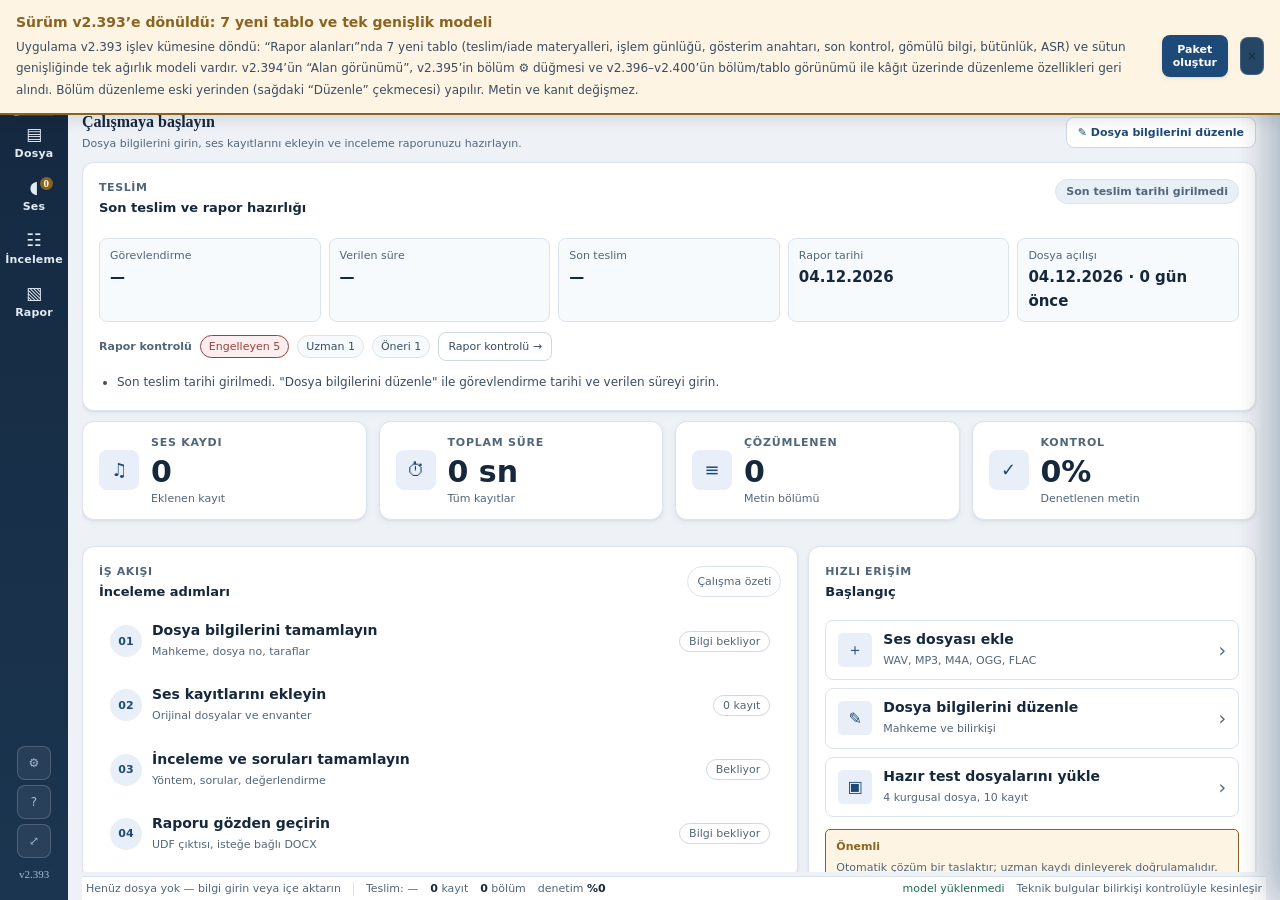
<file: index.html>
<!doctype html>
<html lang="tr">
<head>
  <meta charset="utf-8">
  <meta name="viewport" content="width=device-width, initial-scale=1">
  <meta name="theme-color" content="#14283f">
  <title>AKİS | Adli Konuşma İnceleme Sistemi</title>
  <!-- Görünüm tercihi ilk boyamadan ÖNCE uygulanır: sayfa açılırken bir an
       bile yanlış temada görünmez (FOUC). Anahtarlar assets/app.js ile aynı. -->
  <script>
    (function () {
      try {
        var d = document.documentElement;
        var t = localStorage.getItem('akis.theme');
        var n = localStorage.getItem('akis.density');
        var f = localStorage.getItem('akis.fontscale');
        if (t === 'dark' || t === 'sepia' || t === 'light') d.dataset.theme = t;
        else d.dataset.theme = 'light';
        d.dataset.density = n === 'compact' ? 'compact' : 'comfortable';
        d.dataset.fontscale = (f === 'large' || f === 'xlarge') ? f : 'normal';
      } catch (e) {
        document.documentElement.dataset.theme = 'light';
      }
    })();
  </script>
  <!-- KENDİ KENDİNE GÜNCELLEME (v2.118)
       GitHub Pages her dosyaya `cache-control: max-age=600` verir; `index.html`
       dâhil. Push sonrası kullanıcı 10 dakika ESKİ sayfayı görür ve oradaki
       `?v=` de eski kalır → yeni sürüm gelmez. Kullanıcıya "Ctrl+Shift+R bas"
       dedirtmek ölçeklenmez.
       Çözüm: bu sayfa, çalıştığı sürümü (RUNNING) `version.json` ile
       karşılaştırır. Yeni sürüm varsa KENDİSİNİ önbelleği kırarak yeniler.
       `version.json` `no-store` ile istenir; böylece her zaman günceldir.
       GÜVENLİK: kullanıcı yazarken/çözümlerken yenileme YAPILMAZ; yalnız
       "boşta" (yazma yok, oynatma yok) iken yenilenir. app.js bunu
       `window.__akisIdle` ile bildirir. -->
  <script>
    (function () {
      var RUNNING = '2.393'; // bu dosyanın sürümü (surum-testi doğrular)
      var CHECK_MS = 30000; // 30 sn'de bir denetle (v2.319)
      var notified = false;
      function banner(msg) {
        try {
          var el = document.getElementById('updateBanner');
          if (!el) {
            el = document.createElement('div');
            el.id = 'updateBanner';
            el.className = 'storage-banner update-banner';
            el.innerHTML =
              '<div class="sb-body"><b>Yeni sürüm hazır</b><small></small></div>' +
              '<button class="button button-primary button-small" id="updateNow">Şimdi yenile</button>';
            document.body.appendChild(el);
            document.getElementById('updateNow').addEventListener('click', function () {
              reloadToLatest();
            });
          }
          el.querySelector('small').textContent = msg;
          el.hidden = false;
        } catch (e) {}
      }
      function reloadToLatest() {
        try {
          var u = new URL(location.href);
          u.searchParams.set('t', String(Date.now())); // HTML önbelleğini kır
          location.replace(u.toString());
        } catch (e) {
          location.reload();
        }
      }
      function idle() {
        // app.js "boşta" bilgisini veriyorsa ona uy; vermiyorsa temkinli ol.
        if (typeof window.__akisIdle === 'function') {
          try {
            return !!window.__akisIdle();
          } catch (e) {
            return false;
          }
        }
        return false;
      }
      function check() {
        fetch('version.json?t=' + Date.now(), { cache: 'no-store' })
          .then(function (r) {
            return r.ok ? r.json() : null;
          })
          .then(function (j) {
            if (!j || !j.version) return;
            if (String(j.version) === RUNNING) return;
            // Yeni sürüm var. Boştaysa hemen yenile; değilse kullanıcıya söyle.
            if (idle()) reloadToLatest();
            else if (!notified) {
              notified = true;
              banner(
                'Yeni sürüm (' + j.version + ') hazır. Çalışmanızı bölmemek için şimdi yenilemiyoruz; ' +
                  'işiniz bitince "Şimdi yenile"ye basın veya sayfayı kapatıp açın.'
              );
            }
          })
          .catch(function () {});
      }
      // İlk denetim açılıştan 20 sn sonra (uygulama yerleşsin), sonra dakikada bir.
      setTimeout(check, 0); // ilk denetim HEMEN (v2.319)
      setInterval(check, CHECK_MS);
      // Sekmeye geri dönüldüğünde de denetle (uzun süre açık kalan sekmeler).
      document.addEventListener('visibilitychange', function () {
        if (document.visibilityState === 'visible') check();
      });
    })();
  </script>
  <link rel="icon" type="image/svg+xml" href="assets/favicon.svg">
  <link rel="alternate icon" href="favicon.ico">
  <link rel="stylesheet" href="assets/tokens.css?v=2.393">
  <link rel="stylesheet" href="assets/app.css?v=2.393">
  <!-- Okuma katmanı en sonda: eski yamaları geçersiz kılar, tek tutarlı
       tipografi/kontrast/tema katmanı kurar (bkz. dosya başlığı). -->
  <link rel="stylesheet" href="assets/reading-layer.css?v=2.393">
  <script src="assets/vendor/jszip.min.js" defer></script>
  <script type="module" src="assets/app.js?v=2.393"></script>
</head>
<body>
  <!-- Sürüm notu: kritik düzeltmeler bir kez gösterilir (v2.87). -->
  <div id="dueNotice" class="storage-banner due-notice" role="alert" aria-live="assertive" hidden></div>
  <div id="versionNotice" class="storage-banner version-notice" role="status" aria-live="polite" hidden></div>
  <div class="app-shell">
    <aside class="rail" aria-label="Ana gezinme">
      <div class="rail-brand" title="AKİS — Adli Konuşma İnceleme Sistemi">
        <span class="rail-mark">A</span>
      </div>
      <nav class="rail-nav">
        <button class="nav-item active" data-view="overview" title="Genel görünüm" aria-label="Genel görünüm"><span class="nav-icon">▦</span><span class="rail-label">Özet</span></button>
        <button class="nav-item" id="navCase" data-goto="case" title="Dosya bilgileri ve görevlendirme (çekmece)" aria-label="Dosya bilgileri"><span class="nav-icon">▤</span><span class="rail-label">Dosya</span></button>
        <button class="nav-item" data-view="audio" title="Ses ve video kayıtları" aria-label="Ses ve video kayıtları"><span class="nav-icon">◖</span><span class="rail-label">Ses</span><span class="nav-count" id="audioCount">0</span></button>
        <button class="nav-item" data-view="questions" title="İnceleme ve sorular" aria-label="İnceleme ve sorular"><span class="nav-icon">☷</span><span class="rail-label">İnceleme</span></button>
        <button class="nav-item" data-view="report" title="Rapor oluştur" aria-label="Rapor oluştur"><span class="nav-icon">▧</span><span class="rail-label">Rapor</span></button>
      </nav>
      <div class="rail-bottom">
        <button class="rail-btn" id="settingsBtn" title="Ayarlar — görünüm, model, toplu çözümleme, depolama" aria-label="Ayarlar">⚙</button>
        <button class="rail-btn" id="helpBtn" title="Kullanım ve sınırlar" aria-label="Kullanım ve sınırlar">?</button>
        <button class="rail-btn" id="focusModeBtn" title="Odak modu" aria-label="Odak modu">⤢</button>
        <button class="version" id="appVersion" type="button" title="Sürüm geçmişini görüntüle" aria-label="Sürüm geçmişi">Sürüm</button>
      </div>
    </aside>

    <main class="main-area">
      <header class="topbar">
        <div class="top-left">
          <div class="case-switcher">
            <select id="caseSelect" aria-label="Çalışma dosyası"></select>
            <button id="caseInfoBtn" class="icon-button" type="button" title="Dosya bilgileri — mahkeme, esas no, taraflar (künye)" aria-label="Dosya bilgilerini düzenle">✎</button>
            <button id="newCaseBtn" class="icon-button" title="Yeni dosya" aria-label="Yeni dosya">＋</button>
            <button id="archiveBtn" class="icon-button" type="button" title="Arşivdeki dosyalar" aria-label="Arşiv">Arşiv (0)</button>
          </div>
          <div class="top-title">
            <div class="eyebrow" id="topEyebrow">ÇALIŞMA ALANI</div>
            <h1 id="pageTitle">Genel görünüm</h1>
          </div>
        </div>
        <div class="top-actions"><button class="button button-light button-small" id="reloadVersionBtn" title="Sayfayı önbelleği kırarak yenile — yeni sürümü al">⟳ <span id="topVersion">v—</span></button><span class="save-state" id="saveState">● Yerel kayıt açık</span><span class="backup-state none" id="backupState" title="Veri yalnız bu tarayıcıda; paket oluşturun">Hiç paket oluşturulmadı</span><span class="usage-state" id="usageState" title="Depolama kullanımı"></span><button class="icon-button" id="notebookBtn" title="Çalışma notları (Alt+N) — rapora girmez" aria-label="Çalışma notları"><span aria-hidden="true">📝</span><span class="nb-count" id="notebookCount" hidden></span></button><button class="button button-light button-small" id="undoBtn" disabled title="Geri al (Ctrl+Z)">↶ 0</button><button class="button button-light" id="focusExitBtn" hidden>⤢ Odak modundan çık</button><button class="button button-light" id="importProjectBtn" title="Paketi (.akis) bu bilgisayara EKLE — yeni kopya açar, mevcut dosyalarla birleştirmez">Paketten yükle</button><button class="button button-light" id="exportProjectBtn" title="Paket (.akis) oluştur — yalnız bu dosya veya tüm dosyalar; ses kayıtları dâhil">Paket oluştur</button><button class="button button-light" id="mergeProjectBtn" title="Başka bir bilirkişinin gönderdiği .akis paketini BU dosyayla BİRLEŞTİR — kopya açmaz, çakışmaları gösterir">⇄ Birleştir</button><input type="file" id="mergeProjectInput" accept=".akis,.mihenk,.zip" hidden><input type="file" id="importProjectInput" accept=".akis,.mihenk,.zip" hidden></div>
      </header>

      <section class="view active" id="view-overview">
        <div class="welcome-row"><div><h2 id="welcomeTitle">Çalışmaya başlayın</h2><p id="welcomeSub">Dosya bilgilerini girin, ses kayıtlarını ekleyin ve inceleme raporunuzu hazırlayın.</p></div><button class="button button-light button-small" id="openCaseDrawer">✎ Dosya bilgilerini düzenle</button></div>
        <div class="panel delivery-panel" id="deliveryPanel" aria-label="Teslim durumu ve rapor hazırlığı"></div>
        <div class="stat-grid">
          <div class="stat-card"><span>SES KAYDI</span><strong id="statAudio">0</strong><small>Eklenen kayıt</small></div>
          <div class="stat-card"><span>TOPLAM SÜRE</span><strong id="statDuration">00:00</strong><small>Tüm kayıtlar</small></div>
          <div class="stat-card"><span>ÇÖZÜMLENEN</span><strong id="statSegments">0</strong><small>Metin bölümü</small></div>
          <div class="stat-card"><span>KONTROL</span><strong id="statChecked">0%</strong><small>Denetlenen metin</small></div>
        </div>
        <div class="content-grid">
          <div class="panel workflow-panel"><div class="panel-heading"><div><div class="eyebrow">İŞ AKIŞI</div><h3>İnceleme adımları</h3></div><span class="subtle-pill">Çalışma özeti</span></div>
            <div class="workflow-list">
              <button class="workflow-step" id="stepCaseBtn"><span class="step-number">01</span><span><b>Dosya bilgilerini tamamlayın</b><small>Mahkeme, dosya no, taraflar</small></span><span class="step-state" id="stepCase">Başlanmadı</span></button>
              <button class="workflow-step" data-goto="audio"><span class="step-number">02</span><span><b>Ses kayıtlarını ekleyin</b><small>Orijinal dosyalar ve envanter</small></span><span class="step-state" id="stepAudio">0 kayıt</span></button>
              <button class="workflow-step" data-goto="questions"><span class="step-number">03</span><span><b>İnceleme ve soruları tamamlayın</b><small>Yöntem, sorular, değerlendirme</small></span><span class="step-state" id="stepQuestions">Bekliyor</span></button>
              <button class="workflow-step" data-goto="report"><span class="step-number">04</span><span><b>Raporu gözden geçirin</b><small>UDF çıktısı, isteğe bağlı DOCX</small></span><span class="step-state" id="stepReport">Hazır değil</span></button>
            </div>
          </div>
          <div class="panel quick-panel"><div class="panel-heading"><div><div class="eyebrow">HIZLI ERİŞİM</div><h3>Başlangıç</h3></div></div>
            <button class="quick-action" data-goto="audio"><span class="quick-icon">＋</span><span><b>Ses dosyası ekle</b><small>WAV, MP3, M4A, OGG, FLAC</small></span><span>›</span></button>
            <button class="quick-action" id="quickCaseBtn"><span class="quick-icon">✎</span><span><b>Dosya bilgilerini düzenle</b><small>Mahkeme ve bilirkişi</small></span><span>›</span></button>
            <button class="quick-action" id="loadSamplesBtn"><span class="quick-icon">▣</span><span><b>Hazır test dosyalarını yükle</b><small>4 kurgusal dosya, 10 kayıt</small></span><span>›</span></button>
            <div class="notice-box"><b>Önemli</b><p>Otomatik çözüm bir taslaktır; uzman kaydı dinleyerek doğrulamalıdır.</p></div>
          </div>
        </div>
        <div class="panel recent-panel"><div class="panel-heading"><div><div class="eyebrow">DOSYA DURUMU</div><h3>Mevcut inceleme</h3></div><button class="text-button" id="overviewEditBtn">Bilgileri düzenle →</button></div><div id="overviewCase" class="overview-case"></div></div>
        <div class="panel workload-panel" id="workloadPanel" aria-label="İş yükü göstergeleri (ölçülen)"></div>
      </section>


      <section class="view" id="view-case">
        <div class="section-intro"><div><div class="eyebrow">01 / DOSYA</div><h2>Dosya bilgileri ve görevlendirme</h2><p>Künye, taraflar ve teslim durumu. Düzenleme sağdaki çekmecede yapılır; form burada çoğaltılmaz.</p></div><span class="subtle-pill" id="casePageStatus">—</span></div>
        <div id="casePageBody"></div>
      </section>
      <section class="view" id="view-audio">
        <div class="upload-zone compact" id="dropZone"><span class="upload-icon">⇧</span><span class="upload-text">Ses/video kayıtlarını buraya bırakın veya</span><label class="button button-primary button-small upload-label">dosya seç<input type="file" id="audioInput" accept="audio/*,video/*,.wav,.mp3,.m4a,.ogg,.flac,.aac,.mp4,.m4v,.mov,.webm,.ogv" multiple hidden></label><button id="importDelilBtn" class="button button-light button-small" title="Delil paketi (.zip): delil.json + ses dosyaları; her dosyanın SHA-256 özeti yeniden hesaplanıp doğrulanır. Cihaz bilgisi edinme tutanağının beyanıdır.">Delil paketi yükle</button><button id="downloadToolBtn" class="button button-light button-small" title="Edinme aracını tek zip olarak indir (edinme.ps1 + BASLAT.bat + OKUBENI.md). Windows'ta BASLAT.bat'a sağ tıklayıp Yönetici olarak çalıştırın.">Edinme aracını indir</button><input type="file" id="importDelilInput" accept=".zip,application/zip" hidden><small>WAV · MP3 · M4A · OGG · FLAC · AAC · MP4/MOV/WEBM (yalnız ses) · delil paketi (.zip)</small></div>
        <details id="delilInventory" class="delil-inventory" hidden><summary><span class="di-title">Delil envanteri</span><span class="di-sub" id="delilInventorySummary"></span></summary><div class="di-body" id="delilInventoryBody"></div></details><div class="panel"><div class="panel-heading"><div><div class="eyebrow">MATERYAL LİSTESİ</div><h3>Ses ve video kayıtları<span class="info-i" tabindex="0" data-tip="Satıra tıklayınca kayıt sağdaki panelde açılır. Liste kendi sütununda kayar; 100 kayıtta da sayfa uzamaz.">i</span></h3></div><span class="subtle-pill" id="audioListLabel">0 kayıt</span></div><div id="audioList" class="audio-list empty-list"><div class="empty-state"><div class="empty-symbol">♫</div><b>Henüz ses kaydı eklenmedi</b><span>İncelemeye sunulan ses dosyalarını ekleyin.</span></div></div></div>
        <div class="panel detail-panel"><div class="panel-heading"><div><div class="eyebrow">SEÇİLİ KAYIT</div><h3 id="audioDetailTitle">Kayıt detayı</h3></div><span class="detail-head-actions"><span class="subtle-pill">Dinleme ve deşifre araçları</span></span></div><div id="audioDetail" class="audio-detail"></div></div>
      </section>

      <section class="view" id="view-questions">
        <div class="section-intro"><div><div class="eyebrow">03 / İNCELEME</div><h2>Görevlendirme soruları ve teknik değerlendirme</h2></div><span class="subtle-pill">Uzman kontrolü gerekli</span></div>
        <div class="split-workspace">
          <nav class="split-nav" role="tablist" aria-label="İnceleme bölümleri">
            <button class="split-item on" data-qtab="scope" role="tab" aria-selected="true"><span class="split-no">01</span><span><b>Görevlendirme kapsamı ve sınırları</b><small>Mahkemenin talebi</small></span></button>
            <button class="split-item" data-qtab="questions" role="tab" aria-selected="false"><span class="split-no">02</span><span><b>Cevaplanacak sorular</b><small>Teknik cevaplar</small></span><span class="split-n" id="qCount">0</span></button>
            <button class="split-item" data-qtab="method" role="tab" aria-selected="false"><span class="split-no">03</span><span><b>Yöntem ve değerlendirme</b><small>Rapor görünümünde düzenlenir</small></span></button>
          </nav>
          <div class="split-body">
            <div class="split-pane on" data-qpane="scope" role="tabpanel">
              <label class="field"><span>Görevlendirme kapsamı ve sınırları</span><textarea id="assignmentScope" rows="12" placeholder="Ara kararda / görevlendirme yazısında belirtilen kapsamı ve sınırları mümkün olduğunca aynen ve tarafsız biçimde yazın."></textarea></label>
              <p class="single-home-note-inline">Dava konusu ve inceleme konusu <b>Dosya bilgileri</b> çekmecesinde girilir; burada yalnız görevlendirmenin kapsamı ve sınırları yazılır.</p>
            </div>
            <div class="split-pane" data-qpane="questions" role="tabpanel">
              <div class="split-pane-head"><span>Her soruya ayrı yanıt; dayanak kaydı ve zaman aralığını belirtin.</span><button id="addQuestionBtn" class="button button-light button-small">＋ Soru ekle</button></div>
              <div id="questionsList" class="questions-list"></div>
            </div>
            <div class="split-pane" data-qpane="method" role="tabpanel">
              <!-- TEK DÜZENLEME YERİ (v2.345): bu metinler Rapor görünümünde düzenlenir. -->
              <div class="single-home-note">
                <p><b>Yöntem, teknik sınırlılıklar ve sonuç metinleri tek yerde düzenlenir: Rapor görünümü.</b></p>
                <p>Rapor görünümünde belgede ilgili bölüme tıklayın; sağdaki <b>Bölüm düzenle</b> panelinde yazın.
                   Yeni dosyada hangi metnin geleceğini <b>Ayarlar → Kendi varsayılan metinlerim</b> belirler.
                   Burada ikinci bir kopya yoktur; aynı alanı iki yerden düzenlemek kafa karıştırıyordu.</p>
                <div class="single-home-actions">
                  <button type="button" class="button button-primary button-small" data-open-report-section="s4">İnceleme yöntemini aç ›</button>
                  <button type="button" class="button button-light button-small" data-open-report-section="limits">Sınırlılıkları aç ›</button>
                  <button type="button" class="button button-light button-small" data-open-report-section="s6">Sonucu aç ›</button>
                </div>
              </div>
              <div class="notice-box"><b>Mesleki sınır</b><p>Uygulama hukuki değerlendirme veya kendiliğinden bilirkişi kanaati üretmez. Ses çözümleme çıktıları kontrol edilmeden kesin bulgu olarak rapora aktarılmamalıdır.</p></div>
            </div>
          </div>
        </div>
      </section>

      <section class="view" id="view-report">
        <div class="section-intro"><div><div class="eyebrow">04 / RAPORLAMA</div><h2>Rapor önizleme ve çıktı</h2><p>Rapor başlıklarını, ses çözümleme tablolarını ve sonuç bölümünü son kez kontrol edin.</p></div><span class="subtle-pill">UDF ÖNCELİKLİ · DOCX İSTEĞE BAĞLI</span></div>
        <div class="report-toolbar"><div class="report-docs" id="reportDocs" role="group" aria-label="Belge seçimi"><button type="button" class="report-doc-btn" data-report-doc="report" aria-pressed="true" title="Bilirkişi raporu — üst yazının EK-1'i">Rapor</button><button type="button" class="report-doc-btn" data-report-doc="letter" aria-pressed="false" title="Mahkemeye sunulan bir sayfalık üst yazı (ayrı belge)">Üst yazı</button></div><div class="report-modes" id="reportModes" role="group" aria-label="Rapor çalışma modu"><button type="button" class="report-mode-btn" data-report-mode="edit" aria-pressed="true" title="Düzenle: bölüm iskeleti ve belge. Kontrol paneli kapalıdır.">Düzenle</button><button type="button" class="report-mode-btn" data-report-mode="check" aria-pressed="false" title="Kontrol: engelleyen eksikler, uzman kontrolü ve iyileştirme önerileri.">Kontrol</button></div><div class="report-status" id="reportStatus"><span class="status-dot"></span> Önizleme güncel</div><span class="report-due-chip" id="reportDueChip" title="Son teslim tarihine kalan süre"></span><button type="button" class="report-check-chip" id="reportCheckChip" data-report-mode="check" hidden title="Kontrol modunu aç"></button><div class="toolbar-actions" id="reportToolbarActions"><button type="button" class="report-outline-btn" id="reportOutlineBtn" aria-expanded="false" title="Bölüm iskeletini aç/kapat">Bölümler</button><button type="button" class="button button-light button-small" id="reportSettingsBtn" aria-label="Rapor ayarları" title="Rapor ayarları: alanlar · biçim · ekler · revizyon">⚙</button><button id="downloadUdfBtn" class="button button-primary" title="Bilirkişi Portalı için UDF indir (.udf) — birincil çıktı">UDF indir (.udf)</button><details class="report-more" id="reportMore" open><summary class="button button-light button-small" title="Diğer rapor işlemleri">⋯ Diğer</summary><div class="report-more-body"><button type="button" class="button button-light button-small" id="reportTextsBtn" title="Rapor metinleri: kendi varsayılan cümleleriniz (ayrı pencerede)">📄 Metinler</button><button id="reportFullBtn" class="button button-light" title="Tam ekran önizleme (F)">⛶ Tam ekran</button><button id="downloadDocxBtn" class="button button-light" title="İsteğe bağlı Word kopyası (.docx)">Word (.docx)</button></div></details></div><div class="toolbar-actions" id="letterToolbarActions" hidden><button type="button" class="button button-light button-small" id="letterSettingsBtn" aria-label="Üst yazı bilgileri" title="Üst yazı bilgileri ve belge ekleri">⚙ Üst yazı</button><button type="button" class="button button-primary" id="letterUdfBtn2" title="Üst yazıyı UDF olarak indir (ayrı dosya)">Üst yazı UDF (.udf)</button><button type="button" class="button button-light" id="letterDocxBtn2" title="Üst yazının isteğe bağlı Word kopyası">Word (.docx)</button><button type="button" class="button button-light" id="letterZipBtn2" title="Üst yazı + rapor + tüm belge ekleri TEK ZIP'te, her belge İKİ biçimde: UDF (UYAP) ve DOCX (Word kopyası). İçinde belgeler.json manifesti ve SHA256SUMS.txt var.">⤓ Tüm belgeler</button><button type="button" class="button button-light" id="letterPrintBtn2" title="Tarayıcı yazdırma penceresinde Hedef: PDF. Üst yazı kendi sayfa ayarını kullanır; rapor başlığı ve alt bilgisi basılmaz.">🖨 PDF</button></div></div>
        <div class="report-fullbar" id="reportFullbar" hidden>
          <button class="button button-light button-small" id="reportBackBtn">← Çalışmaya dön</button>
          <span class="report-fullbar-title">Rapor önizleme</span>
          <button class="button button-light button-small" id="reportPrintBtn" title="Tarayıcı yazdırma penceresinde Hedef: PDF olarak kaydet. Üst bilgi ve alt bilgi (site adı/URL) KAPALI olsun.">🖨 PDF / Yazdır</button>
          <button class="button button-primary button-small" id="reportUdfBtn2">UDF indir</button>
        </div>
        <div class="report-workspace" id="reportWorkspace">
          <aside class="report-skeleton" id="reportSectionsBox" aria-label="Rapor iskeleti">
            <div class="rs-head"><b>Rapor iskeleti</b><small id="reportSkeletonCount"></small><button type="button" class="rs-collapse" id="reportSkeletonToggle" aria-label="İskeleti daralt" title="İskeleti daralt / genişlet" aria-expanded="true">‹</button></div>
            <p class="rs-hint">Tüm parçalar tek listede. Gövde ve ekleri ↑↓ ile sıralayın; kapalı bölüm rapora girmez. Numaralar açık bölümlere göre yeniden verilir.</p>
            <div class="rs-tools"><input type="search" id="reportSectionSearch" class="rs-search" placeholder="Bölüm ara…" aria-label="Bölüm ara" autocomplete="off"><label class="rs-onlyopen" title="Yalnız rapora giren (açık) bölümleri göster"><input type="checkbox" id="reportOnlyOpen"> <span>Yalnız açık</span></label><label class="rs-onlyopen" title="Bölüm numaralandırma biçimi: 1, 2, 3… · A, B, C… · numarasız. Numarasız seçilirse başlıklara numara yazılmaz; istediğiniz numarayı bölüm metnine kendiniz yazabilirsiniz."><span>Numaralar</span><select id="reportNumberingToggle" aria-label="Bölüm numaralandırma biçimi"><option value="auto">1, 2, 3…</option><option value="letters">A, B, C…</option><option value="none">Numarasız</option></select></label></div>
            <div class="rsec-cats" id="reportSectionCats" role="group" aria-label="Bölüm kategorisi"><button type="button" class="rsec-cat" data-rsec-cat="all" aria-pressed="true">Tümü</button><button type="button" class="rsec-cat" data-rsec-cat="front" aria-pressed="false">Kapak</button><button type="button" class="rsec-cat" data-rsec-cat="main" aria-pressed="false">Ana</button><button type="button" class="rsec-cat" data-rsec-cat="tech" aria-pressed="false">Teknik</button><button type="button" class="rsec-cat" data-rsec-cat="statement" aria-pressed="false">Beyan</button><button type="button" class="rsec-cat" data-rsec-cat="closing" aria-pressed="false">Kapanış</button></div>
            <div class="report-sections" id="reportSections"></div>
          </aside>
          
          <div class="report-stage">
            <div class="report-page-window" id="reportPageWindow"><table class="print-chrome" id="reportPrintChrome" aria-hidden="true"><thead><tr><td><div class="print-chrome-hdr" id="printChromeHdr"></div></td></tr></thead><tfoot><tr><td><div class="print-chrome-ftr" id="printChromeFtr"></div></td></tr></tfoot><tbody><tr><td><div id="reportPreview" class="report-paper"></div></td></tr></tbody></table></div>
            <div class="letter-window" id="letterWindow" hidden><div id="letterPreview" class="report-paper letter-paper"></div></div>
          </div>
          <aside class="report-editor drawer" id="reportSectionEditor" aria-hidden="true" aria-label="Bölüm düzenle"><div class="drawer-body" id="reportSectionEditorFields"></div></aside>
          <aside class="report-side drawer" id="reportSide" aria-hidden="true" aria-label="Rapor ayarları">
            <div class="drawer-head"><div><div class="eyebrow">RAPOR</div><h2>Rapor ayarları</h2></div><button class="icon-button drawer-close" id="closeReportSettings" aria-label="Kapat">×</button></div>
            <div class="drawer-body">
              <div class="rside-tabs" id="reportSideTabs" role="tablist" aria-label="Rapor ayarları sekmeleri">
                <button type="button" class="rside-tab is-active" data-rside-tab="check" role="tab" aria-selected="true">Kontrol</button>
                <button type="button" class="rside-tab" data-rside-tab="fields" role="tab" aria-selected="false">Alanlar</button>
                <button type="button" class="rside-tab" data-rside-tab="format" role="tab" aria-selected="false">Biçim</button>
                
                <button type="button" class="rside-tab" data-rside-tab="revision" role="tab" aria-selected="false">Revizyon</button>
              </div>
              <div class="rside-panel" data-rside-section="check">
                <div class="report-warning" id="reportWarning"></div>
                <div class="readiness-card" id="reportReadiness"></div>
              </div>
              <div class="rside-panel" data-rside-section="fields" hidden>
                <details class="report-tech-box" id="reportContentBox" open><summary>Rapora giren içerik</summary>
                  <label class="report-toggle" title="Dosyanın kendi metadata’sıdır (ör. MP4 kayıt zamanı, ID3). Cihaz beyanıdır; doğrulanmış kayıt zamanı değildir. Yalnız siz açarsanız rapora girer."><input type="checkbox" id="reportEmbeddedToggle"> <span>Gömülü metadata (cihaz beyanı)</span></label>
                  <label class="report-toggle" title="Otomatik konuşmacı ön-ataması kullanıldıysa dürüst bir yöntem cümlesi ekler (ses benzerliğine dayalı anonim gruplama; kimlik tespiti değildir). Varsayılan kapalı."><input type="checkbox" id="reportSpeakerMethodToggle"> <span>Konuşmacı yöntem notu</span></label>
                </details>
                <details class="report-tech-box" id="reportColumnsBox" open><summary>Rapor alanları · künye ve tablo sütunları</summary><div class="report-tech" id="reportColumnsFields"></div></details>
                <details class="report-tech-box" id="reportTechBox"><summary>Teknik özellikler ve inceleme ortamı</summary><div class="report-tech" id="reportTechFields"></div></details>
                <details class="report-tech-box" id="reportKunyeBox"><summary>Künye: tarafsızlığı etkileyebilecek hâl beyanı</summary><div class="report-tech" id="reportKunyeFields"></div></details>
                <details class="report-tech-box" id="reportQcBox"><summary>Kalite kontrolü ek alanları (ikinci kontrol)</summary><div class="report-tech" id="reportQcFields"></div></details>
              </div>
              <div class="rside-panel" data-rside-section="format" hidden>
                <details class="report-tech-box" id="reportFormatBox" open><summary>Rapor biçimi · sayfa · font · punto</summary><div id="reportFormatFields"></div></details>
                <details class="report-tech-box" id="reportViewBox" open><summary>Görünüm · sayfa · sürekli</summary>
                  <label class="report-toggle" title="A4 sayfa sınırlarını ekranda gösterir. Kesin sayfa kırılması yazdırma/PDF sırasında oluşur."><input type="checkbox" id="reportPageViewToggle"> <span>Sayfalı önizleme (A4)</span></label>
                  <label class="report-toggle" title="Tek bir A4 sayfası ekrana sığacak şekilde kâğıdı küçültür (okumak için kapatın)."><input type="checkbox" id="reportFitToggle"> <span>Sayfaya sığdır</span></label>
                  <label class="report-toggle" title="Sürekli kaydırma (normal belge gibi). Kapatınca tek-sayfa A4 görünümü ve 'Sayfaya sığdır' açılır."><input type="checkbox" id="reportContinuousToggle"> <span>Sürekli</span></label>
                  <div class="report-page-nav" id="reportPageNav" hidden><button type="button" class="report-pg-btn" id="reportPagePrev" aria-label="Önceki sayfa" title="Önceki sayfa (PageUp)">‹</button><span class="report-pg-label" id="reportPageLabel">Sayfa 1 / 1</span><button type="button" class="report-pg-btn" id="reportPageNext" aria-label="Sonraki sayfa" title="Sonraki sayfa (PageDown)">›</button></div>
                  <span class="report-pagecount" id="reportPageCount"></span>
                </details>
              </div>
              <div class="rside-panel" data-rside-section="revision" hidden>
                <div class="report-revisions" id="reportRevisions"></div>
              </div>
            </div>
          </aside>
          <aside class="report-side drawer letter-side" id="letterSide" aria-hidden="true" aria-label="Üst yazı ayarları">
            <div class="drawer-head"><div><div class="eyebrow">ÜST YAZI</div><h2>Üst yazı</h2></div><small id="letterStatus" class="drawer-note"></small><button type="button" class="icon-button drawer-close" id="closeLetterSettings" aria-label="Kapat">×</button></div>
            <div class="drawer-body">
              <div class="rside-tabs" id="letterSideTabs" role="tablist" aria-label="Üst yazı sekmeleri">
                <button type="button" class="rside-tab is-active" data-lside-tab="fields" role="tab" aria-selected="true">Bilgiler</button>
                <button type="button" class="rside-tab" data-lside-tab="annex" role="tab" aria-selected="false">Belge ekleri</button>
              </div>
              <div class="rside-panel" data-lside-section="fields">
                <p class="letter-side-hint">Üst yazı <b>ayrı bir belge</b>dir; rapor onun <b>EK-1</b>'idir. Boş alan satır üretmez.</p>
                <div class="letter-form" id="letterFields"></div>
              </div>
              <div class="rside-panel" data-lside-section="annex" hidden>
                <p class="letter-side-hint">EK numarası buradan <b>türetilir</b> (bitişik). <b>EK-1</b> her zaman rapordur; diğer belgeler sırayla numaralanır.</p>
                <ol class="letter-annex-list" id="letterAnnexList"></ol>
                <p class="letter-side-note" id="letterAnnexNote"></p>
                <div class="la-add" role="group" aria-label="Belge eki ekle">
                  <button type="button" class="mini-button" data-letter-annex-add="sections" title="Seçili bölümleri rapordan çıkarıp ayrı belge yapar">＋ Bölüm eki</button>
                  <button type="button" class="mini-button" data-letter-annex-add="custom" title="Başlık ve metinden serbest ek">＋ Serbest ek</button>
                </div>
                <div class="la-editor" id="letterAnnexEditor" hidden></div>
              </div>
            </div>
          </aside>
          <div class="drawer-backdrop" id="letterDrawerBackdrop" hidden></div>
        </div>
        <div class="drawer-backdrop" id="reportDrawerBackdrop" hidden></div>
        <div class="export-note"><b>Birincil çıktı – UYAP UDF:</b> Uygulama, yüklediğiniz boş UYAP UDF belgesindeki sayfa ayarlarını ve stil tanımlarını temel alarak doğrudan .udf dosyası oluşturur. Word çıktısı yalnızca isteğe bağlı yardımcı kopyadır. İlk kullanımdan önce oluşturulan belgeyi kendi UYAP Doküman Editörü sürümünüzde açıp sayfa düzenini kontrol edin. Uygulama e-imza oluşturmaz ve belgeyi UYAP’a göndermez.</div>
      </section>

      <footer class="statusbar" id="statusBar">
        <span class="sb-item" id="sbCase">—</span>
        <span class="sb-sep"></span>
        <span class="sb-item" id="sbDue" title="Son teslim tarihine kalan süre">Teslim: —</span>
        <span class="sb-item"><b id="sbAudio">0</b> kayıt</span>
        <span class="sb-item" id="sbSegmentsWrap"><b id="sbSegments">0</b> bölüm</span>
        <span class="sb-item" id="sbCheckWrap">denetim <b id="sbChecked">%0</b><button type="button" class="sb-pending" id="sbPending" hidden></button></span>
        <span class="sb-spacer"></span>
        <span class="sb-item sb-model" id="sbModel">model yüklenmedi</span>
        <span class="sb-item sb-note">Teknik bulgular bilirkişi kontrolüyle kesinleşir</span>
      </footer>
    </main>
  </div>


  <!-- Sağ çekmece: model ayarları, toplu çözümleme ve depolama.
       Çalışma alanını kapatmadan açılır; ses sayfası sadeleşir. -->
  <aside class="drawer" id="settingsDrawer" aria-hidden="true" aria-label="Ayarlar: görünüm, çözümleme ve depolama">
    <div class="drawer-head">
      <div><div class="eyebrow">AYARLAR</div><h2>Görünüm, çözümleme ve depolama</h2></div>
      <button class="icon-button drawer-close" id="closeSettings" aria-label="Kapat">×</button>
    </div>
    <div class="settings-tabs" id="settingsTabs" role="tablist" aria-label="Ayarlar bölümleri">
      <button type="button" class="settings-tab" data-settings-tab="appearance" role="tab" aria-selected="true">Görünüm</button>
      <button type="button" class="settings-tab" data-settings-tab="model" role="tab" aria-selected="false">Model</button>
      <button type="button" class="settings-tab" data-settings-tab="storage" role="tab" aria-selected="false">Depolama</button>
    </div>
    <!-- RAPOR METİNLERİ AYRI PENCEREDE (v2.361): rapora ait, uygulama ayarı değil. -->
    <div class="settings-link-row" id="settingsTextsRow">
      <span>Rapor metinleri <b id="settingsTextCount">16</b></span>
      <button type="button" class="mini-button" id="openTextsBtn" title="Kendi varsayılan rapor metinleriniz — ayrı pencerede açılır">Pencereyi aç →</button>
    </div>
    <div class="drawer-body">
      <!-- Görünüm paneli JS ile çizilir (assets/app.js → renderAppearancePanel). -->
      <div id="appearanceHost" data-settings-section="appearance"></div>
      <div id="behaviorHost" data-settings-section="appearance"></div>
      <div class="model-panel panel" data-settings-section="model"><div class="model-copy"><div class="eyebrow">TÜRKÇE KONUŞMA ÇÖZÜMLEME</div><h3>Yerel konuşma modeli<span class="info-i" tabindex="0" data-tip="Kaynak dil Türkçe, görev transkripsiyon olarak sabitlenir; çeviri yapılmaz. Çözümleme tarayıcıda çalışır, ses uzak sunucuya gönderilmez.">i</span></h3><p>Kaynak dil Türkçe, görev konuşmayı yazıya dökme olarak sabitlenir. Çeviri görevi kullanılmaz. Çözümleme tarayıcıda çalışır; ses uzak bir sunucuya gönderilmez.</p><div class="model-details"><span id="deviceBadge">● Donanım algılanıyor…</span><span>● Türkçe dil kilidi</span><span>● Transkripsiyon modu</span><span>● Tarayıcı önbelleği</span></div></div><div class="model-controls"><label class="field"><span>Çözümleme modeli</span><select id="modelSelect"><option value="onnx-community/whisper-tiny">Tiny – en hızlı, en düşük doğruluk (GPU ~73 MB / CPU ~144 MB)</option><option value="onnx-community/whisper-base">Temel – hızlı, en düşük doğruluk (GPU ~139 MB / CPU ~278 MB)</option><option value="onnx-community/whisper-small" selected>Küçük – orta doğruluk (GPU ~463 MB / CPU ~923 MB)</option><option value="onnx-community/whisper-medium-ONNX">Orta – ölçülen en yüksek doğruluk (GPU ~1,46 GB / CPU ~2,9 GB)</option><option value="onnx-community/whisper-large-v3-turbo">Large-v3-turbo – ölçülmedi (GPU ~1,54 GB / CPU ~657 MB)</option></select></label><button id="loadModelBtn" class="button button-primary">Modeli yükle</button><label class="field"><span>Çözümleme profili<span class="info-i" tabindex="0" data-tip="Profil, aynı modelin dil ipucu ve bağlam istemini değiştirir. Şive tanıma, kaynak ayrıştırma veya ayrı bir uzmanlık modeli DEĞİLDİR; böyle bir yetenek iddia edilmez. Seçim yalnız bu tarayıcıda saklanır, rapora yazılmaz.">i</span></span><select id="asrProfileSelect"></select></label><label class="field model-device-field"><span>Çalışma birimi</span><select id="modelDeviceSelect"><option value="auto">Otomatik (WebGPU varsa GPU)</option><option value="webgpu">WebGPU (GPU — hızlı)</option><option value="wasm">WASM (CPU — yavaş, bellek dostu)</option></select></label><div id="modelLoadBar" class="progress-wrap" hidden><div class="progress-bar"><span style="width:0%"></span></div></div><div id="loadedModelBadge" class="loaded-model-badge">Yüklü model: yok — çözümleme için model yükleyin</div><div id="modelRecommendation" class="model-recommendation"></div><div id="modelStatus" class="model-status">Model henüz yüklenmedi. İlk yükleme internet bağlantısı gerektirir.</div></div></div>
      <div class="panel queue-panel" data-settings-section="model"><div class="panel-heading"><div><div class="eyebrow">TOPLU ÇÖZÜMLEME</div><h3>İşlem kuyruğu<span class="info-i" tabindex="0" data-tip="Kayıtlar tek tek işlenir; ilerleme ve tahmini kalan süre gösterilir. İstediğiniz an durdurabilir, hatalı kaydı yeniden deneyebilirsiniz.">i</span></h3></div><span class="subtle-pill" id="queueLabel">Kuyruk boş</span></div><p class="queue-copy">Birden fazla kaydı sırayla çözümleyin. Kayıtlar tek tek işlenir; işlem sırasında ilerleme ve tahmini kalan süre gösterilir. İstediğiniz an durdurabilir, hatalı dosyayı tekrar çalıştırabilirsiniz.</p><div id="queueProgressWrap" class="queue-progress-wrap" hidden><div class="progress-bar"><span id="queueProgressBar" style="width:0%"></span></div><div class="queue-progress-meta"><small id="queueProgressText">Hazır</small><small id="queueEtaText"></small></div></div><div class="queue-actions"><button id="startQueueBtn" class="button button-primary button-small">Tüm kayıtları çözümle</button><button id="cancelQueueBtn" class="button button-light button-small" disabled>Kuyruğu durdur</button><button id="retryFailedBtn" class="button button-light button-small" hidden>Hatalıları tekrar dene</button></div><div id="queueList" class="queue-list"></div></div>
      <div class="panel storage-panel" data-settings-section="storage"><div class="panel-heading"><div><div class="eyebrow">MODEL YÖNETİCİSİ</div><h3>İndirilen modeller ve depolama<span class="info-i" tabindex="0" data-tip="Modeller tarayıcının Cache Storage alanında saklanır. Tamamlanan her dosya hemen yazıldığı için kesilen indirme baştan başlamaz.">i</span></h3></div><button id="refreshStorageBtn" class="button button-light button-small">Yenile</button></div><div id="storageSummary" class="storage-summary">Önbellek okunuyor…</div><div id="storageList" class="storage-list"></div><div class="storage-actions"><button id="clearAllModelsBtn" class="button button-light button-small">Tüm model önbelleğini temizle</button></div><p class="storage-note">Modeller tarayıcının Cache Storage alanında saklanır. Tarayıcı, indirmeyi teknik olarak duraklatıp kaldığı yerden sürdürmeye izin vermez; ancak tamamlanan her dosya hemen önbelleğe yazıldığı için kesilen bir indirme yeniden başlatıldığında tamamlanmış dosyaları yeniden indirmez.</p></div>
    </div>
  </aside>
  <div class="drawer-backdrop" id="drawerBackdrop" hidden></div>

  <!-- Dosya bilgileri çekmecesi: form çalışma alanını işgal etmez. -->
  <aside class="drawer notebook-drawer" id="notebookDrawer" aria-hidden="true" aria-label="Çalışma notları">
    <div class="drawer-head">
      <div><div class="eyebrow">KİŞİSEL DEFTER</div><h2>Çalışma notları</h2></div>
      <button class="icon-button drawer-close" id="closeNotebook" aria-label="Kapat">×</button>
    </div>
    <p class="nb-hint"><b>Kişisel çalışma notu — rapora ve eklerine girmez.</b> Dosyayı incelerken tarih, kişi, iddia ve aklınıza gelenleri buraya yazın. İsterseniz bir notu tek tıkla cevaplanacak sorulara aktarabilirsiniz.</p>
    <div class="nb-add">
      <textarea id="notebookInput" rows="3" maxlength="4000" placeholder="Örn. 12.11.2026 — dizi pusulasında 2. sayfa eksik; davacı vekili 14:20'de depozito iadesini kabul etti." aria-label="Yeni çalışma notu"></textarea>
      <label class="nb-anchor-pick" id="notebookAnchorRow" hidden>
        <input type="checkbox" id="notebookAnchor" checked>
        <span>Bu bölüme bağla: <b id="notebookAnchorLabel">—</b></span>
      </label>
      <div class="nb-add-row">
        <button type="button" class="button button-primary button-small" id="notebookAdd">Not ekle</button>
        <small class="nb-add-hint">Ctrl+Enter ile de eklenir · en çok 4.000 karakter</small>
      </div>
    </div>
    <div class="nb-list-head">
      <span id="notebookDrawerCount">0 not</span>
      <input type="search" id="notebookSearch" placeholder="Notlarda ara" aria-label="Notlarda ara">
    </div>
    <div id="notebookList" class="nb-list"></div>
  </aside>
  <aside class="drawer" id="caseDrawer" aria-hidden="true" aria-label="Dosya bilgileri">
    <div class="drawer-head">
      <div><div class="eyebrow">DOSYA TANIMI</div><h2>Mahkeme ve görevlendirme</h2></div>
      <button class="icon-button drawer-close" id="closeCase" aria-label="Kapat">×</button>
    </div>
    <div class="drawer-body">
      <p class="drawer-note">Raporun kapak ve giriş bölümlerinde kullanılır. Zorunlu alanlar * ile işaretlidir; değişiklikler otomatik kaydedilir.</p>
          <div class="form-section-title"><span>01</span><div><h3>Zorunlu bilgiler</h3><p>Rapor kapağı ve künyesi için gereken beş alan; hepsi ilk ekranda.</p></div></div>
          <div class="form-grid three">
            <label class="field"><span>Rapor türü *</span><select id="reportType"><option value="hukuk">Hukuk Mahkemeleri – İdare/Vergi Mahkemeleri</option><option value="ceza">Ceza Mahkemeleri</option><option value="savcilik">Cumhuriyet Başsavcılığı</option><option value="icra">İcra Müdürlüğü</option></select></label>
            <label class="field span-2"><span>Mahkeme / merci adı *</span><input id="court" placeholder="Örn. Antalya 4. Asliye Hukuk Mahkemesi"></label>
          </div>
          <div class="form-grid two">
            <label class="field"><span id="labelFileNo">Esas / soruşturma / takip no *</span><input id="fileNo" placeholder="2026/… E."></label>
            <label class="field"><span>Bilirkişinin adı soyadı *</span><input id="expertName" placeholder="Ad Soyad"></label>
            <label class="field span-2"><span id="labelSubject">Dava / inceleme konusu *</span><textarea id="subject" rows="2" placeholder="Konuyu kısa ve tarafsız şekilde yazın."></textarea></label>
            <label class="field span-2"><span>İnceleme konusu (rapor gövdesi)</span><textarea id="examinationSubject" rows="2" placeholder="Bilirkişiye verilen teknik görevi yazın (ör. ses kayıtlarının çözümlenmesi ve beyanların tespiti). Boş bırakılırsa raporun 1. bölümünde bu satır yazılmaz."></textarea><small class="field-hint">Künyedeki konu ile aynı şey değildir: künye hukuki uyuşmazlığı, bu alan yapılacak teknik incelemeyi anlatır.</small></label>
          </div>
          <div class="form-divider"></div>
          <div class="form-section-title"><span>02</span><div><h3>Görevlendirme tarihleri</h3><p>İsteğe bağlı: atama tarihi, verilen süre ve son teslim.</p></div></div>
          <div class="form-grid three">
            <label class="field"><span>Görevlendirme tarihi</span><input id="assignmentDate" type="date"></label>
            <label class="field"><span>Verilen süre (gün)</span><input id="assignmentDurationDays" type="number" min="1" step="1" placeholder="Örn. 30"></label><label class="field"><span>Son teslim tarihi</span><input id="dueDate" type="date"></label>
          </div>
          <div class="evidence-actions"><button class="mini-button" id="dueDateAutoBtn" type="button" title="Görevlendirme tarihi + verilen süre ile son teslim tarihini yeniden hesaplar. Elle yazılmış tarihi de değiştirir.">↻ Süreye göre hesapla</button></div>
          <p class="drawer-note" id="dueDateHint"></p>
          <div class="form-divider"></div>
          <div class="form-section-title"><span>03</span><div><h3>Taraf ve uyuşmazlık bilgileri</h3><p>Dosyada yer alan taraf ve konu bilgilerini girin.</p></div></div>
          <div class="form-grid two">
            <label class="field"><span id="labelPlaintiff">Davacı / başvuran</span><input id="plaintiff" placeholder="Taraf adı / unvanı"></label>
            <label class="field"><span id="labelPlaintiffCounsel">Davacı / başvuran vekili</span><input id="plaintiffCounsel" placeholder="Varsa vekil bilgisi"></label>
            <label class="field"><span id="labelDefendant">Davalı / karşı taraf</span><input id="defendant" placeholder="Taraf adı / unvanı"></label>
            <label class="field"><span id="labelDefendantCounsel">Davalı / karşı taraf vekili</span><input id="defendantCounsel" placeholder="Varsa vekil bilgisi"></label>
            <label class="field"><span id="labelCaseDate">Dava / olay tarihi</span><input id="caseDate" type="date"></label>
            <label class="field"><span>İnceleme tarihi</span><input id="inspectionDate" type="date"></label>
          </div>
          <div class="form-divider"></div>
          <div class="form-section-title"><span>04</span><div><h3>Bilirkişi künyesi</h3><p>İsteğe bağlı: unvan, sicil numarası, uzmanlık alanı ve rapor tarihi.</p></div></div>
          <div class="form-grid three">
            <label class="field"><span>Unvan</span><input id="expertTitle" placeholder="Bilirkişi"></label>
            <label class="field"><span>Sicil numarası</span><input id="registryNo" placeholder="Bilirkişi sicil no"></label>
            <label class="field"><span>Rapor tarihi</span><input id="reportDate" type="date"></label>
            <label class="field span-2"><span>Uzmanlık alanı</span><input id="expertField" value="56.12 – Ses kayıtlarının metin hâline dönüştürülmesi"></label>
          </div>
          <div class="form-divider"></div>
          <div class="form-section-title"><span>05</span><div><h3>İnceleme ekibi</h3><p>Aynı dosyada birden fazla bilirkişi çalışacaksa buraya ekleyin. Rapor yalnızca imza sahibi adına yazılır; ekip iç iş bölümü içindir.</p></div></div>
          <div id="teamList" class="team-list"></div>
          <div class="evidence-actions">
            <button class="mini-button" id="addTeamBtn" type="button">＋ Ekip üyesi ekle</button>
          </div>
          <div class="form-divider"></div>
          <div class="form-section-title"><span>06</span><div><h3>Dosyalar arası kişiler (K)</h3><p>Aynı kişi birden çok kayıtta görünüyorsa burada <b>TEK</b> kayıt olarak tutulur; kayıt içi S1/S2 kodları ayrı kalır. Bu bir <b>uzman eşleştirmesidir</b>, otomatik kimlik tespiti değildir.</p></div></div>
          <div id="casePersonsPanel"></div>
          <div class="form-divider"></div>
          <div class="form-section-title"><span>07</span><div><h3>Fizikî dosya teslim ve iade</h3><p>Mahkemenin <b>fizikî olarak</b> teslim ettiği dava dosyası ve USB/CD/DVD gibi materyaller. <b>UYAP erişimi fizikî teslim sayılmaz</b> ve bu bölüm zorunlu değildir. Dosya içeriği burada sayılmaz; yalnız neyin teslim alınıp neyin iade edildiği kaydedilir.</p></div></div>
          <div id="physicalFileForm"></div>
          <div class="form-divider"></div>
          <div class="form-section-title"><span>08</span><div><h3>Bu dosyayı arşivle</h3><p>Arşivlenen dosya listeden gizlenir; <b>verisi ve ses kayıtları SİLİNMEZ</b>. Arşivden istediğiniz zaman geri alabilirsiniz.</p></div></div>
          <div class="evidence-actions">
            <button class="mini-button" id="archiveCaseBtn" type="button">▣ Bu dosyayı arşivle</button>
          </div>
          <p class="drawer-note">Ekip bilgisi yalnız bu çalışma dosyasında saklanır; rapora ve UDF/DOCX çıktısına girmez.</p>
    </div>
  </aside>
  <dialog id="textsDialog" class="help-dialog texts-dialog">
    <div class="dialog-head"><div><div class="eyebrow">RAPOR METİNLERİ</div><h2>Kendi varsayılan metinlerim</h2></div><button id="closeTexts" class="icon-button" aria-label="Kapat">×</button></div>
    <div class="dialog-body" id="textsDialogBody">
      <!-- Varsayılan metinler (v2.342): yalnız bu tarayıcıda; dosyaya yazılmaz. -->
      <div id="defaultsHost"></div>
    </div>
  </dialog>
  <dialog id="helpDialog" class="help-dialog"><div class="dialog-head"><div><div class="eyebrow">YARDIM</div><h2>Çalışma ve raporlama sınırları</h2></div><button id="closeHelp" class="icon-button">×</button></div><div class="dialog-body"><h3>Rapor ekranı (v2.228)</h3><p><b>İki çalışma modu vardır (v2.228):</b> <b>Düzenle</b> (belge odakta, kontrol paneli kapalı) ve <b>Kontrol</b> (panel açık). Kontrol maddeleri <b>Engelleyen eksikler · Uzman kontrolü gerekli · İyileştirme önerileri</b> olarak gruplanır; böylece zorunlu bir eksik ile bir öneri aynı ağırlıkta görünmez. Geniş sarı uyarı belgeden kaldırıldı; uyarılar Kontrol panelindedir. Araç çubuğunda <b>tek durum çipi</b> vardır: <b>Engelleyen eksik: N</b> · <b>Kontrol bekliyor: N</b> · <b>Hazır</b> (renk yanında metin de yazar). İskelet <b>“N dahil · M hariç”</b> der; <b>dahil</b> (rapora girer) ile <b>kontrol</b> (bölüm dinlenip onaylandı) ayrı kavramlardır.</p><p><b>Rapor ayarları (v2.365):</b> sağ panel <b>sekmelidir</b> — Kontrol · Alanlar · Biçim · Ekler · Revizyon. <b>Künye/özet alanları</b> ile <b>tablo sütunları</b> artık <b>tek yerde</b> (Alanlar); iskelette ayrı “Alanlar” listesi yoktur. Kâğıt genişliği moda göre değişmez; belgeye tıklayınca açılan düzenleyici sağ sütunu kaplar, belge kaymaz.</p><p><b>İskeletten bölüme git (v2.366):</b> iskelette bir bölüm başlığına tıklayınca o bölüm belgede açılır ve iskelet o satıra kayar; kutucuk yalnız bölümü açar/kapatır. Belgede bir bölüme tıklayınca iskelet o satırı gösterir, seçili satır vurgulanır. Dar ekranda (≤900 px) iskelet varsayılan gizlidir; üstteki <b>Bölümler</b> düğmesi 50vh’lik kaydırmalı liste olarak açar, bölüm seçilince kapanır.</p><p><b>Araç çubuğu (v2.367):</b> birincil <b>UDF indir</b> ve durum çipleri görünür; <b>Metinler · Tam ekran · Word (.docx)</b> geniş ekranda satır içinde, dar ekranda <b>⋯ Diğer</b> menüsünde. Rapor görünümünde <b>F</b> tam ekranı açar/kapatır. Sayfa sayısı <b>“≈”</b> ile gösterilir; kesin sayfa yazdırmada/PDF’te oluşur.</p><p><b>Rapor ayarları çekmecesi (v2.368):</b> sağ panel artık sağdan açılan <b>çekmecedir</b> (araç çubuğundaki ⚙; ×, Esc veya karartma kapatır). Bölüm düzenleyici de aynı çekmecede açılır; <b>kâğıt genişliği değişmez</b>. Üstteki ayrı görünüm çubuğu kaldırıldı: <b>gömülü metadata</b> ve <b>konuşmacı yöntem notu</b> → Alanlar; <b>A4 / sığdır / sürekli / sayfa gezinme</b> → Biçim. Sol iskelet gezinme için sütun olarak kalır.</p><p><b>Rapor ekranı üç bölgeye ayrıldı (v2.227).</b> Solda <b>Rapor iskeleti</b>, ortada <b>A4 önizleme</b>, sağda <b>Rapor kontrolü ve revizyon</b> var. Böylece rapor ilk ekranda görünür; panel yığını önizlemeyi aşağı itmez.</p><p><b>Tek iskelet:</b> bütün bölümler ve ekler tek listede. Gövde ve ekleri <b>↑↓</b> ile sıralayın, tek tek açıp kapatın. Kapalı bölüm rapora ve üç çıktıya da girmez. <b>Numaralar açık bölümlere göre yeniden verilir</b>: bir bölümü kapatınca numarada boşluk kalmaz. <b>Başlık düzenleme ve numara biçimi (v2.285):</b> her satırdaki <b>kalem</b> ile bölüm başlığını yazın (Enter uygular, Esc vazgeçer); başlık üç çıktıya da aynı girer. Numaralar <b>1, 2, 3… · A, B, C… · numarasız</b> olabilir; içindekiler ve alt başlıklar aynı biçimi izler. <b>İçindekiler</b> gövde sırasını birebir izler. İskelette <b>bölüm arama</b>, <b>kategori çipleri</b> (Kapak · Ana · Teknik · Beyan · Kapanış) ve <b>Yalnız açık</b> anahtarı vardır; bunlar yalnız görünürlüğü süzer, <b>rapor sırasını değiştirmez</b>.</p><p><b>Ekler ayrı kayıttır:</b> her ek tek tek açılır/kapanır ve sıralanır. Rapor içi ekler <b>“Rapor eki 1…N”</b> olarak bitişik numaralanır (kapalı ek numarada boşluk bırakmaz); bu numaralar üst yazının <b>EK-1, EK-2…</b> numaralarından AYRIDIR. Sağdaki <b>Ekler · başlık / içerik / not</b> panelinden ek başlığını ve notunu düzenleyebilir, <b>＋ Yeni ek</b> ile özel ek ekleyebilirsiniz. Yerleşik eklerin gövdesi veriden üretilir; boş alan “—” olarak girer, uydurulmaz.</p><p><b>Rapor revizyonu:</b> “Revizyon kaydet” o anki bölüm düzenini ve rapor metinlerini saklar (en çok 10). “Geri yükle” önce değişecek alanları söyler, sonra uygular. İki revizyonu seçip <b>Farkları karşılaştır</b> ile alan grupları bazında farkı görürsünüz. <b>Ses ve deşifre kanıtı revizyona girmez.</b></p><p><b>A4 önizleme</b> sayfa sayısını gösterir; kılavuz niteliğindedir (kesin sayfa kırılması yazdırma/PDF’te oluşur). Yazdırmada ve tam ekranda yalnız rapor kâğıdı çıkar. <b>Sayfaya sığdır</b> ile tek bir A4 sayfası ekrana sığar; tam ekranda <b>dön / yazdır / UDF</b> ve A4/sığdır kontrolleri görünür kalır. Rapor <b>tek A4 sayfa penceresinde</b> görünür; <b>‹ ›</b> veya <b>PageUp/PageDown</b> ile sayfalar arası dolaşılır (<b>Sayfa N/M</b>). <b>Sürekli</b> anahtarı uzun kâğıt akışını korur.</p><p><b>Belgede bölüme tıklayıp düzenleyin (v2.231):</b> rapor belgesinde bir bölüme tıklayınca sağda <b>odaklı düzenleyici</b> açılır; belge görünür kalır. <b>İnceleme yöntemi</b>, <b>Teknik sınırlılıklar</b> ve <b>Sonuç</b> serbest metinleri burada yazılır; diğer bölümler veriden üretilir ve sizi ilgili yere yönlendirir. <b>A4 kâğıdı doğrudan düzenlenebilir değildir</b>; böylece HTML/DOCX/UDF aynı metni üretir.</p><p><b>Okuma metni bağımsızdır (v2.234):</b> iskelette kendi satırı vardır; <b>5. bölüm kapalı olsa bile</b> tek başına açılıp rapora girebilir. Kanıt tablosu ve cümle zamanları değişmez.</p><p><b>Rapor alanları (v2.235):</b> Kontrol → <b>Rapor alanları</b> panelinden envanter, köken, edinme, WER ve seviye tablolarının sütunlarını tek tek açıp kapatabilirsiniz (ör. SHA-256). Kapatılan alan üç çıktıda da görünmez; veri silinmez. <b>Kanıt tablosunda</b> Konuşmacı/Kontrol/Gözlem açılıp kapatılır; <b>zaman aralığı ve çözümlenen konuşma zorunludur</b> (kilitli).</p><h3>Üst yazı (v2.387)</h3><p><b>Üst yazı ayrı bir belgedir;</b> rapor onun <b>EK-1</b>'idir. Rapor ekranında <b>Rapor | Üst yazı</b> sekmesinden açılır; araç çubuğundaki <b>⚙ Üst yazı</b> düğmesi sağ çekmeceyi açar. Çekmecede <b>Bilgiler</b> (yer, tarih, konu, muhatap, ilgi, imza, gövde) ve <b>Belge ekleri</b> vardır. Kâğıt <b>A4 oranındadır</b>; başlıkta <b>“Hazır · N sayfa”</b> yazar. <b>Belge ekleri:</b> EK-1 rapor · <b>bölüm eki</b> (raporun istediğiniz bölümlerini ayrı belgeye taşır) · <b>serbest ek</b>. Bölüm eke taşınınca <b>raporda kapanır</b>; raporda yeniden açılınca ekten çıkar (aynı içerik iki yerde bulunmaz). <b>Yazdırma/PDF</b> üst yazının kendi ayarını kullanır: 15 mm kenar; rapor başlığı, alt bilgisi ve sayfa numarası <b>basılmaz</b>. Çıktılar: UDF, Word kopyası, <b>Tüm belgeler</b> (UDF + DOCX tek ZIP) ve PDF.</p><h3>Son değişiklikler (v2.387)</h3><p><b>Üst yazı sıfırdan yapıldı.</b> Sol taraftaki dar form kaldırıldı; alanlar sağ çekmecede. Kâğıt A4 oranında ve sayfa sayısı gerçekten ölçülür. Yazdırmada rapor başlığı/alt bilgisi ve sayfa numarası artık <b>üst yazıya basılmaz</b>; ekrandaki A4 yüksekliği yazdırmada ikinci boş sayfa üretmez. “Rapor içi ek” kaldırıldı (rapor içi ek kavramı v2.380'de kalkmıştı; çift üretim yapıyordu). Bölüm eki artık raporun <b>tüm</b> bölümlerinden seçilir. Dosya adları tarih taşır (<code>UstYazi_…_YYYY-MM-DD.udf</code>, <code>EK-01_…</code>). “Üst yazı + rapor (2 dosya)” kaldırıldı; tek ZIP düğmesi kaldı.</p><h3>Son değişiklikler (v2.386)</h3><p><b>Kurumsal belge tasarımı (v2.386).</b> Üst bilgi: solda <b>Dosya No</b>, sağda <b>BİLİRKİŞİ RAPORU</b>; alt bilgi: solda <b>uzmanlık alanı</b>, sağda <b>gerçek “Sayfa N / M”</b> (ilk sayfa 1). Kapakta mahkeme adı <b>kesme işareti olmadan</b> yazılır ve <b>BİLİRKİŞİ RAPORU</b> en belirgin başlıktır. <b>Rapor künyesi iki sütunlu sade</b> yerleşime geçti; renkli hücre, dikey bölme, kart ve gölge yok, bilgi kaybı yok. Tablolar varsayılan <b>nötr gri</b>. Rapor → Ayarlar → <b>Biçim</b>’den künyeyi “Klasik tablo”, tabloları “Koyu mavi” yapabilirsiniz; içerik değişmez. UDF’e üst/alt bilgi eklenmedi (şemada doğrulanmış alan yok).</p><h3>Son değişiklikler (v2.385)</h3><p><b>Deşifre tablosu satırları eksilmez (v2.385).</b> Word çıktısında <b>her ses kaydı yeni sayfadan</b> başlar; tablo sayfa dibinde başlamaz, böylece ikinci kaydın <b>beş satırının tamamı</b> görünür ve başlık satırı sonraki sayfalarda <b>yinelenir</b>. DOCX yazılmadan önce <b>XML doğrulanır</b>; metindeki <b>görünmez kontrol karakterleri</b> temizlenir, tek bir bozuk karakter dosyayı açılamaz yapamaz. UDF ve v2.384 düzeltmeleri korunur.</p><h3>Son değişiklikler (v2.384)</h3><p><b>Belge akışı temizlendi (v2.384).</b> Word çıktısında <b>kısa bölümler aynı akışta</b> yer alır: ilk dört bölüm ve materyal tutanağı artık kendi sayfalarını zorlamaz; böylece <b>tek paragraf kalan sayfa</b> oluşmaz. Tablo sonundaki <b>açıklama notu tablonun son satırıyla aynı sayfada</b> kalır ve paragraf <b>ikiye bölünmez</b>. Kanıt tablosunda belirsiz okuma hücresi <b>kısa “Belirsiz okuma”</b> yazar; iki okuma ve seçim tablonun altındaki <b>“Belirsiz okumalar”</b> notunda tam olarak durur — belirsizlik gizlenmez. İçindekiler yine kendi sayfasından başlar; kalan v2.383 düzeltmeleri korunur.</p><h3>Son değişiklikler (v2.383)</h3><p><b>Okuma metni durumu ve konuşmacı tablosu (v2.383).</b> Okuma metninde her paragrafın yanında <b>kontrol durumu</b> yazar: <b>Onaylandı</b>, <b>Anlaşılmadı</b> veya <b>Belirsiz okuma (seçilen: …)</b>. Anlaşılmayan bölümün metni silinmez; ancak doğrulanmamış ifade artık doğrulanmış gibi okunmaz. Konuşmacı tablosunda uzun dosya adları yerine <b>Kayıt 1 / Kayıt 2</b> kısa adları kullanılır; tam adlar tablonun altındaki <b>KAYIT NUMARALARI</b> satırındadır. <b>Rol</b> sütunu ve sütun başlıkları ortadan bölünmez. Word çıktısında <b>İÇİNDEKİLER kendi sayfasından</b> başlar; bölüm başlığı, giriş cümlesi ve tablo <b>aynı sayfada</b> kalır. Son kontrol listesindeki <b>kalan gün</b>, bugüne göre değil <b>rapor tarihine</b> göre hesaplanır.</p><h3>Son değişiklikler (v2.351)</h3><p><b>Kurgusal demo paketi eklendi (v2.351).</b> Gerçek veri girmeden denemek için <b>demo paketi</b>: 2 gerçek örnek ses kaydı, 12 bölüm (onaylı · belirsiz okuma · bekleyen · anlaşılmadı), <b>S/K konuşmacı eşleştirmesi</b>, 3 soru, teslim/iade tutanağı ve üst yazı. <b>Paketten yükle</b> ile açılır. Kişi ve dosya bilgileri <b>tamamen kurgusaldır</b>.</p><h3>Son değişiklikler (v2.350)</h3><p><b>Boş tablolar ve eski yöntem metni düzeltildi (v2.350).</b> Veri yokken rapor <b>boş tablo basmıyor</b>: envanter, kayıt kökeni, konuşmacılar ve eklerde yalnız <b>“kayıt yok” cümlesi</b> yazılıyor; <b>“—” satırları ve görünmez karakterler</b> kaldırıldı. Böylece <b>HTML, DOCX ve UDF aynı metni</b> veriyor. Yazılım desteği kullanılmadıysa <b>“yararlandım” girişi</b> ve doğrulama cümlesi basılmıyor. Önceki sürümlerde oluşturulmuş dosyalardaki <b>eski yöntem metni</b> (uzman düzenlemediyse) yeni anlatıma çevriliyor; elle yazılmış metne dokunulmuyor.</p><h3>Son değişiklikler (v2.349)</h3><p><b>Rapor dilinde kalan ifadeler tamamlandı (v2.349).</b> Boş çözümleme durumu artık <b>“otomatik konuşma tanıma”</b> demiyor; delil edinmede özetler <b>“hesaplanabildiği ölçüde”</b> karşılaştırılıyor; bütünlük girişi <b>“bit düzeyinde bütünlüğü gösterir”</b> yerine <b>“karşılaştırma yapılmasına yarar”</b> diyor; kısa özetin ayrıntıyla <b>“aynı veriden üretildiği”</b> belirtiliyor; teslim kontrolü ve konuşmacı kodu uyarıları <b>zorunluluk yerine öneri</b> dili kullanıyor; teknik tabloda <b>“MODEL”</b> yerine <b>“KULLANILAN YAZILIM”</b> yazıyor. Hepsi Ayarlar’dan düzenlenebilir.</p><h3>Son değişiklikler (v2.348)</h3><p><b>Rapor metinleri Ayarlar’dan düzenlenebilir (v2.348).</b> “Kendi varsayılan metinlerim” artık <b>15 rapor metnini</b> kapsar: yöntem · sınırlılıklar · sonuç · <b>kapsam beyanı</b> · <b>hukuki dayanaklar</b> · <b>gizlilik</b> · bütünlük notu · yazılım desteği açıklamaları · WER ve ses düzeyi açıklamaları · teslim kontrolü notu · gömülü metadata açıklaması. Metinler <b>yalnız bu tarayıcıda</b> saklanır, <b>dosyaya yazılmaz</b>; bölümü açık olan <b>tüm raporlarda</b> kullanılır. Her metin için <b>“Uygulama varsayılanını yükle”</b> ve <b>“Bu metni varsayılana döndür”</b> vardır. Hukuki dayanak metninde <b>doğrulanmamış mevzuat/standart künyesi eklenmemesi</b> uyarısı durur; tarafsızlık beyanı kapsam dışıdır.</p><h3>Son değişiklikler (v2.347)</h3><p><b>Rapor dili bilirkişinin anlatımına çekildi (v2.347).</b> İnceleme yöntemi <b>birinci kişiyle</b> yazıldı; <b>SHA-256 özeti yalnız hesaplandıysa</b> gösterildiği koşullu belirtildi. “Otomatik konuşma tanıma / yapay zekâ kullanımı” bölümünün başlığı <b>“İnceleme ve çözümleme yöntemi”</b> oldu; <b>ASR / yapay zekâ / model çıktısı</b> ifadeleri ana anlatımdan çıkarıldı, yazılım desteği sade dille açıklandı. <b>Kontrolü tamamlanmamış bölümler onaylanmış sayılmaz</b>; işlem günlüğü ve dosya özetlerinin <b>neyi kanıtlamadığı</b> sınırıyla yazıldı. Fizikî teslimde imza/nüsha <b>zorunluluk gibi sunulmuyor</b>, bilinmeyen işlem <b>bilinmiyor</b> olarak yazılıyor. Metinler hukuki onay değildir; danışman görüşü alınacak başlıklar <code>docs/METIN_ENVANTERI.md</code> §9’da işaretlidir.</p><h3>Son değişiklikler (v2.346)</h3><p><b>Metin envanteri güvenilir hâle getirildi (v2.346).</b> Envanter artık <b>nesneleri “[object Object]” olarak basmıyor</b>, dizileri okunabilir yazıyor, <b>fonksiyon değerlerini kaynak kod olarak göstermiyor</b> (dinamik metin sayıyor). Rapor/üst yazı/tutanak üreticilerine <b>doğrudan yazılmış cümleler taranıp</b> listeye ekleniyor. Her metin için <b>belge/bölüm · koşul · kim düzenleyebilir · tür · durum</b> (aktif/koşullu/kullanılmıyor) yazılıyor; sürüm <b>uygulamanın sürümünden</b> okunuyor. Görsel değişiklik yok.</p><h3>Son değişiklikler (v2.345)</h3><p><b>Yöntem, sınırlılık ve sonuç tek yerden düzenlenir (v2.345).</b> Aynı üç metin hem <b>İnceleme</b> görünümünde hem <b>Rapor → Bölüm düzenle</b> panelinde düzenlenebiliyordu; ayrıca İnceleme’de alanlar <b>boş görünürken</b> rapora varsayılan cümle basılabiliyordu. Artık tek yer: <b>Rapor görünümü → belgede bölüme tıkla → Bölüm düzenle</b>. İnceleme’deki “Yöntem ve değerlendirme” sekmesinde ikinci kopya yok; yerine kısa açıklama ve <b>“Rapor’da aç”</b> düğmeleri var. Yeni dosyada hangi metnin geleceğini <b>Ayarlar → Kendi varsayılan metinlerim</b> belirler.</p><h3>Son değişiklikler (v2.344)</h3><p><b>Metin listesi belgesi (v2.344).</b> Uygulamadaki tüm rapor metinleri (künye, bölüm girişleri, beyanlar, gizlilik, hukuki dayanak, otomatik çözümleme sınırı, fizikî tutanak, üst yazı ve kısa etiketler) tek belgede toplandı: <code>docs/METIN_ENVANTERI.md</code>. Her metnin nerede düzenlendiği ve hangilerinin hukuki beyan olduğu yazar; belge koddan üretilir, metinler değişince güncelliği denetlenir.</p><h3>Son değişiklikler (v2.343)</h3><p><b>Kayıtlı metinlerim: tek tıkla alana ekle (v2.343).</b> Rapor bölümlerindeki metin alanının altında <b>“Kayıtlı metinlerim”</b> kutusu var. Yazdığınız metni <b>kısa bir adla kaydedin</b>; sonraki dosyalarda <b>tek tıkla</b> alana ekleyin — her seferinde aynı cümleleri yeniden yazmazsınız. Kayıtlar <b>yalnız bu tarayıcıda</b> tutulur; dosyaya ve pakete girmez, <b>birleştirmede çakışma üretmez</b>. Ekleme metni <b>alana yazar</b> (kopya); canlı bağ yoktur, sonrası normal düzenlemedir. Alanda dosyaya kaydedilmiş metin varsa ekleme <b>önce onay ister</b> (sessiz ezme yok); silme de onay ister. Tarafsızlık beyanı için ayrı <b>“Engel bulunmadığını yaz”</b> düğmesi vardır.</p><h3>Son değişiklikler (v2.342)</h3><p><b>Kendi varsayılan metinlerinizi yazın (v2.342).</b> <b>Ayarlar → Kendi varsayılan metinlerim</b>: <b>inceleme yöntemi</b>, <b>teknik sınırlılıklar</b> ve <b>sonuç</b> metnini bir kez yazın; her yeni dosyada o metin gelir — <b>kod değişikliği gerekmez</b>. <b>“Uygulama varsayılanını yükle”</b> mevcut metni alıp düzenlemenizi sağlar. Yazdığınız metin <b>yalnız bu tarayıcıda</b> saklanır (pakete girmez) ve <b>dosyaya yazılmaz</b>: alan boşsa basılır, siz yazınca dosyaya kaydedilir. Bölüm düzenleyicide metin varsayılandan geliyorsa <b>“VARSAYILAN METİN”</b> rozeti görünür; <b>“Varsayılana dön”</b> alanı boşaltır (dosyadaki metin silinir). <b>Tarafsızlık beyanı bilinçli olarak buraya alınmadı</b>: kişisel beyandır, kendiliğinden dolmaz.</p><h3>Son değişiklikler (v2.341)</h3><p><b>Tarafsızlık beyanı 56.12 anlamına çekildi (v2.341).</b> Künyedeki alan artık <b>“TARAFSIZLIĞI ETKİLEYEBİLECEK HÂL BEYANI”</b>. Bu alan <b>taahhüt değil beyandır</b>: 56.12 künyesi <b>“engel bulunmadığı”</b> ya da <b>“varsa açıklama ve merciye bildirim”</b> ister. Uygulama <b>kendiliğinden beyan yazmaz</b>; varsayılan boştur ve <b>boşsa rapora satır basılmaz</b>. İsterseniz <b>“Engel bulunmadığını yaz”</b> düğmesi hazır cümleyi alana koyar — yalnız siz bastığınızda; alan doluysa <b>ezilmez</b>. Sağ paneldeki eski <b>“ekler · tarafsızlık”</b> başlığı düzeltildi (ek alanı yok; ekler otomatik). Eski sürümden kalan görünmez <b>“raporun ekleri”</b> alanı birleştirmeden çıkarıldı: artık kimsenin görmediği bir alan için “çakışma” çıkmaz.</p><h3>Son değişiklikler (v2.340)</h3><p><b>Rapor içi ekler: ad ve biçim (v2.340).</b> Raporun ön bölümündeki ek listesi artık <b>“RAPOR İÇİ EKLER”</b> adını taşır; <b>üst yazıdaki EK-1/EK-2 belge setiyle karışmaz</b> (üst yazı ayrı belgeleri sunar, bu liste raporun <b>kendi içindeki</b> ekleri gösterir). Liste <b>“1. BAŞLIK · 2. BAŞLIK…”</b> biçiminde kısaldı: “Rapor eki” öneki altı kez tekrarlanmaz (künye satırı <b>259 → 199</b> karakter). Numara ve sıra değişmez; EKLER bölümündeki başlıklar <b>“Rapor eki N. …”</b> olarak kalır. EKLER bölümü kapalıysa liste hiç yazılmaz (boş vaat yok); fizikî kayıt girilmemişse EK-1 listede kalır, çünkü o ek <b>“kayıt girilmemiştir”</b> beyanını basar.</p><h3>Son değişiklikler (v2.339)</h3><p><b>Teslim kontrol listesi raporda (v2.339).</b> Raporun <b>EK-5 “Son kontrol listesi”</b> eki teslimden önce otomatik denetim yapan bir <b>TESLİM KONTROLÜ</b> tablosu taşır: dosya numarası, mahkeme, bilirkişi, inceleme konusu, kayıt ve bölüm durumu, kontrol bekleyen bölüm, belirsiz okumada seçim, konuşmacı ataması ve kod çakışması, bölümlenmemiş ses aralığı, SHA-256 doğrulaması, son teslim tarihi, rapor tarihi ≤ son teslim ve fizikî materyal iadesi. Her satırda <b>DURUM</b> metinle yazar: <b>Tamam · Eksik · Bilgi</b>. <b>“Bilgi” eksik değildir</b>: alan isteğe bağlıdır ya da ölçüm yapılmamıştır; uydurma “Eksik” üretilmez. Tablo <b>HTML, DOCX ve UDF</b> çıktısında aynı satırları basar; yazdırılan raporla birlikte gelir.</p><h3>Son değişiklikler (v2.338)</h3><p><b>Gecikme açılışta bildirilir (v2.338).</b> Son teslim tarihi geçmiş dosyayı açtığınızda ekranın üstünde kırmızı şerit çıkar: <b>hangi dosya, kaç gün gecikti, son teslim tarihi</b>. Şerit <b>günde bir kez</b> gösterilir (aynı gün tekrar açmak taciz etmez, ertesi gün yeniden hatırlatır). <b>Dosyayı aç</b> Dosya sayfasına gider; <b>×</b> kapatır. Başka dosyalar da gecikmişse adlarıyla sayılır. <b>Tarih girilmemişse ya da okunamıyorsa uyarı çıkmaz</b>; “bugün son gün” gecikme sayılmaz. Bu uyarı bilgi kaybı değil <b>takvim</b> uyarısıdır; kayıtlarınız kaydedilmeye devam eder.</p><h3>Son değişiklikler (v2.337)</h3><p><b>Ölü kod ve yanlış yardım cümlesi düzeltildi (v2.337).</b> Görsel veya davranış değişikliği yok. Bölüm listesinde artık kullanılmayan <b>öncelik rozeti üreteci</b> ve kullanılmayan <b>sayfa sayacı</b> koddan kaldırıldı; <b>öncelik bilgisi bölüm detayının Durum satırındaki çipte</b> durmaya devam ediyor. Bu sayfadaki bir sürüm notu, öncelik rozetinin listede olduğunu söylüyordu; rozet <b>v2.186</b>’da detaya taşındığı için cümle düzeltildi. Bir test yalnız fonksiyonun varlığına baktığı için kaldırılmış bir özelliği “korunmuş” sayıyordu; test artık <b>görünen yeri</b> denetliyor.</p><h3>Son değişiklikler (v2.336)</h3><p><b>Rapor künyesi tek bölüm, alanlar tek tek açılıp kapanabilir (v2.336).</b> Ayrıntılı “Rapor künyesi” ile “Künye alanları” aynı bilgileri iki kez yazıyordu; artık <b>tek RAPOR KÜNYESİ</b> var. İskelette bölüm satırının altındaki <b>“Alanlar · N/M”</b> listesinden her alanı tek tek kapatabilirsiniz; kapatılan alan üç çıktıda da görünmez, veri silinmez. <b>Keşif/inceleme tarihi</b> yerine tek anlam: <b>İnceleme tarihi</b>. <b>Uzmanlık alanı</b> tam metinle gelir ve dosya künyesinden değiştirilebilir. <b>İnceleme konusu</b> boşsa rapor hazırlığında engelleyen madde çıkar. <b>Raporun ekleri</b> EKLER bölümünden otomatik üretilir; <b>tarafsızlık beyanı</b> künyede kapatılabilir bir satırdır. Kısa özet süreleri birimlidir (sn/dk/sa).</p><h3>Son değişiklikler (v2.335)</h3><p><b>Toplu çözümleme ve aktarma bildirimleri (v2.335).</b> Toplu çözümleme bittiğinde uygulama kaç kaydın tamamlandığını ve kaç kaydın <b>BAŞARISIZ</b> olduğunu söyler; bir kayıt çözümlenemezse “hepsi oldu” izlenimi vermez. Başarısız kayıtları tek tek yeniden deneyin. Paketten yükleme başarısız olduğunda uyarı artık <b>kritik uyarı</b> olarak duyurulur.</p><h3>Son değişiklikler (v2.334)</h3><p><b>Bozuk paket dosyası sessizce atlanmaz (v2.334).</b> Bir paketten geri yükleme sırasında dosya okunamazsa ekranın üstünde <b>kapatılana kadar duran kırmızı şerit</b> çıkar: kaç dosyanın geri yüklenemediğini, hangileri olduğunu ve ne yapılacağını söyler. Sağlam dosyalar alınmaya devam eder; bozuk dosyanın ham kaydı <b>kurtarma alanında</b> saklanır. Paketi yeniden deneyin veya bozuk dosyayı paketten çıkarın.</p><h3>Son değişiklikler (v2.333)</h3><p><b>Ses silinemezse artık görünür (v2.333).</b> Bir ses kaydını kaldırdığınızda dosya tarayıcı deposundan <b>gerçekten silinemezse</b> uygulama <b>“kaldırıldı” demez</b>: kaydın listeden kalktığını ancak sesin tarayıcıda kaldığını söyleyen <b>kırmızı uyarı</b> çıkar. Aynı kural <b>kalıcı silme</b>, <b>test dosyalarını kaldırma</b> ve <b>fizikî belge kaldırma</b> için de geçerlidir. Sesi tamamen kaldırmak için tarayıcı verilerini temizleyin.</p><h3>Son değişiklikler (v2.332)</h3><p><b>Ses yazılamazsa artık görünür (v2.332).</b> Tarayıcı deposu doluysa veya izin yoksa ses dosyası kalıcı depoya yazılamayabilir. Uygulama artık <b>“kayıt eklendi” deyip geçmez</b>: hangi kayıtların sesinin yazılamadığını <b>kırmızı uyarıyla</b> söyler ve kayıt seçildiğinde <b>kalıcı uyarı kutusu</b> gösterir. Bu sesler yalnız o oturumda çalınır; sayfa kapanınca kaybolur. Depolama alanını boşaltıp dosyayı yeniden ekleyin veya hemen <b>paket oluşturun</b>. Paketten/delil paketinden geri yüklemede yazılamayan ses de <b>eksik ses</b> olarak bildirilir.</p><h3>Son değişiklikler (v2.331)</h3><p><b>Belge paketi artık Word kopyalarını da içerir (v2.331).</b> Üst yazı ekranındaki <b>⤓ Tüm belgeler (UDF + DOCX)</b> düğmesi her belgeyi <b>iki biçimde</b> indirir: <b>.udf</b> (Bilirkişi Portalı/UYAP için) ve <b>.docx</b> (Word kopyası). Böylece pakette yalnız UDF değil, düzenlenebilir Word kopyaları da bulunur. İçindeki <b>belgeler.json</b> her dosyayı <b>ayrı satır</b> olarak (sıra, EK numarası, tür, <b>biçim</b>, dosya adı, bayt, <b>SHA-256</b>) listeler; <b>SHA256SUMS.txt</b> her dosya için tek satır özet taşır. Bir belgenin bir biçimi üretilemezse paket <b>eksik indirilmez</b>; hangi belge ve biçim olduğu yazılır. Paket bir <b>arşiv/taşıma</b> paketidir; UYAP'a tek belge gibi gönderildiği iddia edilmez.</p><h3>Son değişiklikler (v2.329)</h3><p><b>T.C. iki şablonda (v2.329).</b> T.C. satırı hem üst yazıda hem raporda, <b>ortada, siyah ve sade</b>. Üst yazının punto tabanı düzeltildi (gövde <b>12 punto</b>); muhatap 12, imza unvanı 12, sicil 11. Raporda T.C. kâğıt ölçeğini izler.</p><h3>Son değişiklikler (v2.328)</h3><p><b>Üst yazı Word çıktısı düzeldi (v2.328).</b> `.docx` dosyası boş açılıyordu; belge yapısı onarıldı. Ayrıca <b>T.C. ayrımı</b> netleştirildi: <b>raporda var</b> (kapak), <b>üst yazıda yok</b>. Üst yazı alt bilgisinde sayfa numarası basılmaz.</p><h3>Son değişiklikler (v2.327)</h3><p><b>Üst yazı standarda uydu (v2.327).</b> Üst yazı kendi biçimini kullanır (12 pt Times New Roman, 15 mm, 1,15 satır, 1,25 cm girinti). <b>Muhatap, İlgi, tarih, imza ve ek listesi otomatik</b> üretilir; <b>T.C., Sayı ve hitap satırı kaldırıldı</b>. İmza çizgisi varsayılan kapalı. Rapor biçimi üst yazıyı etkilemez.</p><h3>Son değişiklikler (v2.325)</h3><p><b>Tek ZIP + sayfa tahmini (v2.325).</b> Üst yazı ekranındaki <b>⤓ Tüm belgeler</b> düğmesi üst yazıyı, raporu ve bütün belge eklerini <b>tek dosyada</b> indirir; içindeki <b>belgeler.json</b> sıra, tür, dosya adı ve <b>SHA-256</b> taşır. Ek listesinde <b>≈ sayfa</b> tahmini görünebilir (yalnız ekran; UYAP/Word düzeni farklı sayfa üretebilir). Rapor içi ekler artık <b>“Rapor eki 1, 2…”</b> diye adlandırılır.</p><h3>Son değişiklikler (v2.324)</h3><p><b>Üst yazıya ek ekleme (v2.324).</b> <b>Belge ekleri</b> panelinde <b>＋ Teknik bilgiler</b> (bölümleri rapordan çıkarır, EK-2 yapar), <b>＋ Rapor içi ek</b> (rapor ekini belgeye taşır) ve <b>＋ Serbest ek</b> (başlık + metin) var. Ekler <b>↑↓</b> ile sıralanır, <b>⤓</b> ile UDF indirilir, <b>✎</b> ile düzenlenir, <b>×</b> ile kaldırılır. Ek belgesinde kapak/içindekiler/imza olmaz; <b>aynı içerik raporda tekrar etmez</b>.</p><h3>Son değişiklikler (v2.323)</h3><p><b>Üst yazı ayrı belge (v2.323).</b> Rapor ekranında <b>Rapor | Üst yazı</b> sekmeleri var. <b>Üst yazı</b>, mahkemeye hitaben <b>bir sayfalık sunuş yazısıdır</b> ve <b>ayrı bir dosya</b> olarak (UDF/DOCX) indirilir; <b>rapor onun EK-1</b>'idir. <b>“Üst yazı + rapor (2 dosya)”</b> tek tıkla iki dosyayı indirir. Yer, tarih, muhatap, konu ve gövde metnini düzenleyebilirsiniz; boş bırakılan alan <b>satır üretmez</b>. <b>Mahkeme, dosya numarası veya bilirkişi adı eksikse üst yazı üretilmez</b> — eksikler ekranda yazar. Raporun kendi çıktısı değişmedi.</p><h3>Son değişiklikler (v2.322)</h3><p><b>Etiket menüsü onarıldı (v2.322).</b> Menü artık <b>segment listesine doğru (sola)</b> açılır ve <b>deşifre metni alanını örtmez</b>. <b>Hiç seçim yapılmasa da</b> üst <b>×</b>, alt <b>Kapat</b>, <b>Esc</b> ve dış tıklama kapatır. <b>“Etiketleri temizle”</b> yalnız <code>[etiket]</code> işaretlerini kaldırır; <b>metnin kendisi korunur</b>, bilinmeyen köşeli parantezler (<code>[bkz. 3]</code>, <code>[...]</code>) dokunulmaz. Onay ister ve Ctrl+Z ile geri alınır. Ayrıca etiket eklendikten sonra menü yeniden açılmıyordu; düzeltildi.</p><h3>Son değişiklikler (v2.320)</h3><p><b>30 etiket geri + kapatma garantisi (v2.320).</b> Etiket menüsünde <b>30 etiketin tamamı</b> (12 gözlem kavramı dâhil) görünür; başlıkta <b>“Etiket ekle · 30”</b>. Alt <b>Kapat</b> şeridi sabittir; kapatma <b>yakalama aşamasında</b> da bağlanır. Menü kaydırılır; hiçbir etiket gizli değildir. EK-5 anahtarı 30 metin + 12 gözlem listeler.</p><h3>Son değişiklikler (v2.319)</h3><p><b>Görünür sürüm + tek tık yenile (v2.319).</b> Üst barda <b>⟳ vX.Y</b> düğmesi var; tıklayınca sayfa <b>önbelleği kırarak</b> yenilenir. İlk sürüm denetimi <b>hemen</b>, sonra 30 sn’de bir ve sekmeye dönüşte. Eski sürümde “Yeni sürüm hazır” şeridi çıkar. <b>Hangi sürümde olduğunuzu üst bardan ve sol alttan görebilirsiniz.</b></p><h3>Son değişiklikler (v2.318)</h3><p><b>Envanter bütünlüğü ve menü kapatma (v2.318).</b> <b>EK-5 gösterim anahtarı</b> artık menüyle birebir: “Metin işaretleri” <b>o sürümde 18 etiketin tamamını</b>, “Gözlem işaretleri” <b>12 işaretin tamamını</b> listeler; eski/olmayan etiketler kaldırıldı. Etiket menüsünde <b>üstte ve altta “Kapat”</b>, ayrıca <b>dışarı tıklama/backdrop</b> ve <b>Esc</b> kapatır; tarayıcının kendi arama ×’i gizlendi. Gözlem panelinde de <b>“Kapat ×”</b> var.</p><h3>Son değişiklikler (v2.317)</h3><p><b>Etiket menüsü kapatma ve sade gözlem şeridi (v2.317).</b> “Etiket ekle” menüsünde sağ üstte <b>× Kapat</b>; <b>Esc</b>, dış tıklama ve düğmeye tekrar basma da kapatır. <b>“Metni temizle”</b> artık <b>onay ister</b> (yanlışlıkla silme yok). Metin alanı <b>~3 satır</b> (uzun metin kendi içinde kayar). Yan yana <b>8 gözlem düğmesi kaldırıldı</b>; tümü <b>“Gözlem işaretle”</b> panelinde, <b>etkin</b> işaretler alt şeritte çip olarak görünür.</p><h3>Son değişiklikler (v2.316)</h3><p><b>Menü kırpılması düzeltildi (v2.316).</b> <b>Etiket ekle</b> ve <b>Gözlem işaretle</b> menüleri artık kutunun içinde hapsolmuyor; <b>görünür alana oturur</b>, sağa taşmaz, sayfa yatay kaymaz. <b>Solda Etiket ekle</b> (metne), <b>sağda Gözlem işaretle</b> (rapora GÖZLEM sütununa) — rapor tablosunun sütun sırasıyla uyumlu. <b>18 metin etiketi</b>; <b>12 gözlem işareti</b> ayrı menüde, yinelenenler kaldırıldı. Menü dışarı tıklama/kaydırma/pencere boyutunda kapanır.</p><h3>Son değişiklikler (v2.315)</h3><p><b>Dosya görünümü (v2.315).</b> Soldaki <b>Dosya</b> artık ayrı bir <b>sayfa</b> açar: künye, taraflar, teslim durumu ve <b>tamamlanacaklar</b> tek ekranda. Düzenleme yine sağdaki <b>çekmecede</b> yapılır (form kimlikleri çoğaltılmaz). Sayfadaki <b>✎ Düzenle</b> çekmeceyi açar; <b>Git ›</b> ilgili görünüme geçer; <b>Rapor kontrolü →</b> raporu Kontrol modunda açar.</p><h3>Son değişiklikler (v2.314)</h3><p><b>Yeni gözlem işaretleri (v2.314).</b> <b>Duyulmuyor (ses yok/kısık)</b>, <b>uzaktan/zayıf konuşma</b>, <b>bozuk ses/artefakt</b> ve <b>dil değişimi</b> eklendi (toplam 12). <b>8 birincil + panel</b> (v2.317’de 8 birincil kaldırıldı; tümü tek panelde). Yeni <b>koşullu filtreler</b> yalnız sayı > 0 iken çıkar. Raporun <b>GÖZLEM</b> sütunu ve <b>EK-5</b> yeni etiketleri kendiliğinden basar. <b>Duyulmuyor ≠ anlaşılmaz ≠ Anlaşılmadı</b> (sonuncusu kontrol durumudur).</p><h3>Son değişiklikler (v2.313)</h3><p><b>Hızlı etiket sözlüğü (v2.313).</b> Hızlı ekle menüsü <b>gruplu ve aranabilir</b> oldu; 30 etiket var. <code>[duyulmuyor]</code> (ses yok/çok kısık) ile <code>[anlaşılmaz]</code> (ses var, kelimeler seçilemiyor) ayrıldı; <b>Anlaşılmadı</b> ise bölümün kontrol durumudur. Etiketlerin görünen adı ile metne giren değer artık <b>aynı</b>; “son kullanılan” 5 etiket hatırlanır. <code>[belirsiz]</code> etiketi yoktur; belirsizlik <b>Belirsiz okuma</b> durumudur.</p><h3>Son değişiklikler (v2.312)</h3><p><b>Teslim tarihi zekâsı (v2.312).</b> Görevlendirme tarihi + verilen süre girilince <b>son teslim tarihi otomatik</b> hesaplanır (elle yazılan korunur; <b>↻ Süreye göre hesapla</b>). Özet ekranındaki <b>TESLİM</b> panelinde ve <b>durum çubuğunda</b> <b>“N gün kaldı / N gün gecikti / Bugün son gün”</b> görünür; gecikme ve <b>rapor tarihi > son teslim</b> durumu <b>metinle</b> uyarır. Ray’a <b>Dosya</b> girişi eklendi. Tarih yoksa “—” yazar; <b>uydurma tarih üretilmez</b>.</p><h3>Son değişiklikler (v2.311)</h3><p><b>Terim/konu listesi (v2.311).</b> Rapor iskeletinde <b>TERİM VE KONU LİSTESİ</b> (varsayılan <b>kapalı</b>) var. Açınca transkriptte <b>en az 2 kez</b> geçen anlamlı sözcükler ve <b>geçiş sayıları</b> yazılır (ör. <code>depozito (3) · kira (2)</code>). Bir <b>özet değil</b>, yazım tutarlılığı/hızlı tarama yardımcısıdır; üç çıktı aynı metni verir.</p><h3>Son değişiklikler (v2.310)</h3><p><b>Kurumsal kâğıt biçimi (v2.310).</b> Rapor kâğıdı kurumsal görünüme kavuştu: <b>bölüm alt kuralı</b>, <b>tablo çerçevesi + başlık ayırıcı</b>, <b>çerçeveli imza bloğu</b>, <b>alt bilgi çift çizgi</b>. Yalnız <b>görsel</b>; metin ve üç çıktının (HTML/DOCX/UDF) içeriği <b>değişmez</b>.</p><h3>Son değişiklikler (v2.309)</h3><p><b>Gömülü metadata tüm dosyada (v2.309).</b> <b>Kayıt bilgileri → “Dosyadan oku”</b> büyük dosyada metadata’yı <b>sondan</b> da arar (ID3v1 son 128 bayt / MP4 <code>moov</code>). Baş 8 MB + gerekirse kuyruk 4 MB. Sonuç yine <b>cihaz beyanıdır</b>; doğrulanmış kayıt zamanı değildir.</p><h3>Son değişiklikler (v2.308)</h3><p><b>Kanıt zaman çelişkisi (v2.308).</b> Gömülü metadata (beyan) kayıt tarihi, dosyanın değişiklik zamanından (gözlem) belirgin biçimde sonra ise <b>Kayıt bilgileri</b>nde <b>⚠ Zaman çelişkisi</b> uyarısı ve <b>Rapor hazırlığı</b>nda madde çıkar. Bu bir <b>kanıt değil</b>, dikkat işaretidir; tarihlerden biri çözülemezse uyarı verilmez (1 gün tolerans).</p><h3>Son değişiklikler (v2.307)</h3><p><b>Soru ↔ bölüm önerisi (v2.307).</b> <b>İnceleme → Sorular</b> kartında <b>“İlgili bölümleri öner”</b>: soru metniyle <b>anlamlı sözcük örtüşen</b> bölümleri <b>zaman + alıntı + örtüşme sayısı</b> ile listeler; <b>Ekle</b> ile o bölüm soruya <b>zaman damgalı dayanak</b> olarak bağlanır. Otomatik bağlama yok; uydurma güven skoru yok — yalnız gözlenebilir kelime örtüşmesi.</p><h3>Son değişiklikler (v2.306)</h3><p><b>Satır menüsünde konuşmacı işlemleri (v2.306).</b> Bir bölüm satırının <b>⋮</b> menüsünde artık <b>“≈ Konuşmacıyı tahmin et”</b> ve <b>“Konuşmacı”</b> seçicisi (S1/S2…) var — çözümleme işlemleriyle <b>aynı yerde</b>. Tahmin öneridir; onaylamadan atama değişmez.</p><h3>Son değişiklikler (v2.305)</h3><p><b>Bölüm ↔ konuşmacı tablosu (v2.305).</b> <b>Konuşmacılar</b> sekmesinde her bölüm <b>zaman · kısa metin · konuşmacı seçici · ≈ öneri</b> olarak tek listede görünür. Atama satırdaki seçiciden yapılır; <b>Deşifre</b> sekmesine gitmeye gerek yok (değişiklik oraya da yansır). Filtre: <b>Tümü · Atanmamış · Otomatik</b>. ≈ = otomatik ön-atama (anonim benzerlik; kimlik değil).</p><h3>Son değişiklikler (v2.304)</h3><p><b>Konuşmacılar kendi sekmesinde (v2.304).</b> Kayıt kartı artık dört sekme: <b>Deşifre · Konuşmacılar · Ölçümler · Kayıt bilgileri</b>. Konuşmacı işi (otomatik ön-atama, ≈ tahmin, perde, ses tutarlılığı, gömme) <b>Konuşmacılar</b> sekmesinde; spektrogram/seviye/WER gibi sinyal ölçümleri <b>Ölçümler</b> (eski “Analiz”) sekmesinde. Davranış değişmedi; yalnız yerleşim ve ad düzenlendi.</p><h3>Son değişiklikler (v2.303)</h3><p><b>Konuşmacı yöntem notu (v2.303).</b> Rapor araç çubuğundaki <b>“Konuşmacı yöntem notu raporda görünsün”</b> anahtarı (varsayılan kapalı) açılırsa ve dosyada <b>otomatik konuşmacı ön-ataması</b> kullanıldıysa, Konuşmacılar bölümüne dürüst bir yöntem cümlesi eklenir (ses benzerliğine dayalı anonim kümeleme; kimlik tespiti değildir). Aksi hâlde <b>yazılmaz</b>.</p><h3>Son değişiklikler (v2.302)</h3><p><b>Bölüm bazında konuşmacı tahmini (v2.302).</b> Bölüm detayında konuşmacı alanının yanındaki <b>≈?</b> düğmesi, o bölümü mevcut konuşmacıların ses örnekleriyle karşılaştırıp <b>öneri</b> verir (ör. <b>≈ S2 · 0.91</b>). Yanındaki <b>Uygula</b> ile atanır; siz onaylamadan atama <b>değişmez</b>. Eşleşme belirsiz aralıkta ise <b>“belirsiz”</b> işaretlenir. Bu bir öneridir; <b>kimlik tespiti değildir</b>.</p><h3>Son değişiklikler (v2.301)</h3><p><b>Konuşmacıları otomatik ön-atama (v2.301).</b> Konuşmacılar panelinde <b>“Konuşmacıları önceden belirle (otomatik)”</b> düğmesi, <b>boş</b> bölümlerin konuşmacısını ses benzerliğine göre <b>S1, S2…</b> olarak ön-atar. Bu bir <b>öneridir</b> (anonim benzerlik; <b>kimlik tespiti değildir</b>); dinleyip düzeltirsiniz. Mevcut atamalar korunur, onay ister, <b>Ctrl+Z</b> ile geri alınır. Ön-atama yapılan bölümde <b>≈ otomatik</b> rozeti görünür; elle değiştirince kalkar.</p><h3>Son değişiklikler (v2.300)</h3><p><b>Soru dayanağı (v2.300).</b> İnceleme → <b>Sorular</b> kartında her soruya <b>zaman damgalı bölüm</b> bağlayın: açılır listeden bölümü seçip <b>＋ Bölüm ekle</b>. Bağlı bölümler çip olarak görünür; <b>×</b> ile kaldırılır. Raporun <b>Dayanak</b> satırı serbest notu ve bağlanan bölümleri (<b>kayıt · zaman aralığı · “alıntı”</b>) yazar. Bağlı bölüm/kayıt silinmişse o bağ <b>yazılmaz</b> (uydurma dayanak yok).</p><h3>Son değişiklikler (v2.299)</h3><p><b>↑↓ alt bölümleri birlikte taşır (v2.299).</b> Rapor iskeletinde bir bölümü <b>↑↓</b> ile taşıdığınızda <b>alt bölümleri de birlikte</b> hareket eder; sıra artık sessizce geri alınmaz. Aynı düzeyde taşınacak komşu yoksa (ör. ilk alt bölümde ↑) uygulama <b>nedenini söyler</b>: başka düzeye taşımak için sürükleyin. Düz liste (alt bölüm yokken) davranışı değişmedi.</p><h3>Son değişiklikler (v2.298)</h3><p><b>EKLER alt grup olabilir (v2.298).</b> EKLER’i başka bölümün altına sürükleyin; EK-1… içerikleriyle birlikte alt grup olur. Gövde bölümünü EKLER’e almak için EK düğmesi kullanılır.</p><h3>Son değişiklikler (v2.297)</h3><p><b>Alt bölümler (v2.297).</b> Bölümü başka bölümün ortasına bırakın: alt bölüm olur (1.1 / A.1); üst/alt kenara bırakın: aynı düzeyde sıralanır. Derinlik sınırsız, döngü engelli.</p><h3>Son değişiklikler (v2.296)</h3><p><b>Bölümleri sürükleyerek sıralayabilirsiniz (v2.296).</b> İskelette bölüm/ek sürükleyip bırakın; ↑↓ düğmeleri korunur. Filtre açıkken sürükleme kapalıdır; Ctrl+Z ile geri alınır.</p><h3>Son değişiklikler (v2.295)</h3><p><b>Tablo sütun başlıkları düzenlenebilir (v2.295).</b> Kontrol → Rapor alanları panelinde her sütunun yanındaki başlık girişiyle başlığı değiştirin. Boşsa varsayılan kullanılır; veri değişmez.</p><h3>Son değişiklikler (v2.294)</h3><p><b>Konuşmacı süreleri ayrı bölüm (v2.294).</b> Süre tablosu “Konuşmacılar” içinden çıkarıldı; iskelette ayrı açılıp kapatılabilir ve sıralanabilir. İçerik değişmedi.</p><h3>Son değişiklikler (v2.293)</h3><p><b>Dosyalar arası kişiler artık Dosya bilgileri çekmecesinde (v2.293).</b> Kişiler (K) paneli Analiz sekmesinden <b>Dosya bilgileri</b> çekmecesine taşındı. Kişi ekleme/düzenleme/silme orada; kayıt kartındaki <b>Aynı kişi</b> bağlantısı yerinde. Silme onay ister; bağlı konuşmacı, ses ve metin <b>korunur</b>, yalnız eşleştirme kalkar.</p><h3>Son değişiklikler (v2.292)</h3><p><b>Atanmamış bölümler benzer sese göre gruplanır (v2.292).</b> Ses gömme ölçümünde <b>Grup A · N bölüm</b> listesi çıkar; <b>Git</b> grubun ilk bölümüne gider, <b>Ata</b> seçili konuşmacıya atar. Atama <b>onay ister</b>, <b>Ctrl+Z</b> ile geri alınır ve günlüğe yazılır. <b>Otomatik atama yoktur</b>; bu bir benzerlik işaretidir, kimlik tespiti değildir.</p><h3>Son değişiklikler (v2.291)</h3><p><b>Bölümü EKLER altına taşıyabilirsiniz (v2.291).</b> Her gövde bölümünün yanındaki <b>EK</b> düğmesi bölümü gövdeden çıkarıp EKLER altında <b>“EK-N. başlık”</b> olarak basar; alt başlıklar <b>EK-N.1</b> olur. İçerik aynı kalır, üç çıktı da aynı. <b>G</b> düğmesi gövdeye geri alır; <b>Ctrl+Z</b> ile geri alınır. Ses/deşifre kanıtı etkilenmez.</p><h3>Son değişiklikler (v2.290)</h3><p><b>Tek EKLER bölümü (v2.290).</b> Rapor artık tek <b>EKLER</b> bölümü içerir; <b>EK-1…EK-N</b> içerikleri orada. Boş “EKLER” listesi varsayılan kapandı. İsterseniz <b>“Ek listesi (başlıklar)”</b> bölümünü açarak yalnız ek başlıklarını listeleyebilirsiniz. <b>EKLER varsayılan açık.</b> Eski kayıtlarda boş liste açıksa tercih EKLER bölümüne taşınır; veri kaybı olmaz.</p><h3>Son değişiklikler (v2.289)</h3><p><b>Numara artık tüm gövde bölümlerinde (v2.289).</b> “Ana bölüm / alt blok” ayrımı kalktı: çizilen her bölüm <b>1,2,3…</b> veya <b>A,B,C…</b> numara alır; İÇİNDEKİLER’de <b>“–” işareti yok</b>. Bir bölüm açık ama verisi yoksa iskelette <b>“veri yok”</b> rozeti çıkar; ipucunda ve açma bildiriminde <b>nedeni</b> yazar. Örnek: <b>WER</b> için referans metin ve model çıktısı gerekir; yoksa rapora girmez, uydurma ölçüm yazılmaz. <b>Numarasız</b> mod seçilirse hiç numara yazılmaz.</p><h3>Son değişiklikler (v2.288)</h3><p><b>Rapor düzeninizi profil olarak kaydedebilirsiniz (v2.288).</b> İskelette <b>Profiller</b> satırı var: <b>＋ Bu düzeni kaydet</b> ile bölüm görünürlüğü, sıra, başlıklar, numara biçimi ve tablo alanları saklanır. Sonra profili seçip <b>Uygula</b> dersiniz; onay ister ve <b>Ctrl+Z</b> ile geri alınır. <b>Ses/deşifre kanıtı ve serbest blok metni profile girmez.</b> Yerleşik/otomatik profil yoktur; yalnız sizin kaydettikleriniz kullanılır.</p><h3>Son değişiklikler (v2.287)</h3><p><b>Kendi rapor bölümünüzü ekleyebilirsiniz (v2.287).</b> Rapor iskeletinin gövdesinde <b>“＋ Bölüm ekle”</b> var: başlık ve metni yazıp <b>Kaydet</b> dersiniz. Bölüm diğerleri gibi <b>açılır/kapanır</b>, <b>↑↓</b> ile sıralanır ve <b>HTML/DOCX/UDF</b> çıktısına girer; İÇİNDEKİLER’de <b>“– Başlık”</b> olarak görünür (numarasız). Başlık veya metin boşsa <b>rapora girmez</b>. Bölümü <b>×</b> ile silersiniz; onay ister ve <b>Ctrl+Z</b> ile geri alınır. Ses/deşifre kanıtı etkilenmez.</p><h3>Son değişiklikler (v2.286)</h3><p><b>Hazır profil düğmeleri kaldırıldı (v2.286).</b> Rapor iskeletindeki <b>Yalın / Standart / Tümü / 56.12 Ana Şablon</b> düğmeleri artık yok. Bölüm kümesini <b>tek tek aç/kapa</b> ve <b>↑↓</b> ile siz belirlersiniz. <b>Mevcut raporlar değişmez</b>; eski profiller otomatik uygulanmaz. Başlık düzenleme (kalem) ve numara biçimi (1,2,3… · A,B,C… · numarasız) v2.285’teki gibi çalışır.</p><h3>Son değişiklikler (v2.285)</h3><p><b>Bölüm başlıkları düzenlenebilir (v2.285).</b> Rapor iskeletindeki her bölümün yanındaki <b>kalem (✎)</b> ile başlığı yazarsınız; <b>Enter</b> uygular, <b>Esc</b> vazgeçer. Yeni başlık önizlemede ve <b>HTML/DOCX/UDF</b> çıktısında aynı yazılır. <b>Numaralar</b> üç biçimlidir: <b>1, 2, 3…</b> · <b>A, B, C…</b> · <b>Numarasız</b>; içindekiler ve alt başlıklar aynı biçimi izler. <i>Düzeltme:</i> numarasız kipte alt başlıklar da numarasız (eskiden “5.1” kalıyordu); bölüm kapalıysa numara uydurulmaz.</p><h3>Son değişiklikler (v2.273)</h3><p><b>Her kaydın konuşmacıları artık tabloda (v2.273).</b> “Kayıt bazında bulgular” bölümünde her kayıt için <b>KOD · KONUŞMACI · BÖLÜM · SÜRE · İLK – SON</b> tablosu verilir; dosyalar arası kişi bağlıysa ayrıca <b>DOSYALAR ARASI KİŞİ</b> sütunu eklenir. Mahkeme, o kayıtta kimin konuştuğunu tek bakışta görür. Konuşmacılar bölümündeki <b>yinelenen S/K cümlesi</b> kaldırıldı; açıklama tek paragrafta.</p><h3>Son değişiklikler (v2.272)</h3><p><b>İki yeni gözlem işareti (v2.272).</b> Bölüm gözlem düğmelerine <b>yankı</b> ve <b>kesinti</b> eklendi. Raporda <b>GÖZLEM</b> sütununa yazılır; <b>EK-5 gösterim anahtarındaki gözlem tablosunda</b> tanımları otomatik görünür. Bunlar <b>ölçüm değil, uzman gözlemidir</b>; eski kayıtlar işaretsiz açılır.</p><h3>Son değişiklikler (v2.270)</h3><p><b>WER artık gerçekten ölçülebiliyor (v2.270).</b> Dinleme sekmesinde <b>“WER — çözümleme doğruluğu (referans varsa)”</b> bölümü var: <b>referans metni</b> yazınca WER <b>kendiliğinden</b> hesaplanır (modelin <b>HAM çıktısı</b> ile karşılaştırılır; sizin düzeltmeleriniz ölçülmez). Referans yoksa ya da kayıt henüz çözümlenmediyse tablo çizilmez ve <b>nedeni yazılır</b>. Ölçümler bloğuna <b>WER (referans)</b> çipi eklendi. <i>Eskiden referans girilecek alan olmadığı için WER tablosu gerçek dosyalarda hiç oluşmuyordu.</i></p><h3>Son değişiklikler (v2.269)</h3><p><b>Analiz sekmesi düzenlendi (v2.269).</b> Dinleme sekmesinin başında <b>Ölçümler</b> bloğu var: <b>Seviye ve kırpılma · Konuşmacı perdesi · Ses tutarlılığı · Spektrogram incelemesi</b> için durum çipleri (<i>yapıldı · 19:41</i> / <i>yapılmadı</i>) ve tek <b>“Tüm ölçümleri yap”</b> düğmesi (sırayla: seviye → perde → tutarlılık; çift çalışmaz, hata olursa söyler). <b>Spektrogram bir ölçüm değil, uzman beyanıdır</b>; toplu ölçüme katılmaz. <b>Düzeltme:</b> bölümü açmak spektrogramı artık “incelendi” diye işaretlemiyor — beyan yalnız <b>“Spektrogramı göster”</b> düğmesiyle verilir. <b>Köken/teslim alanları</b> (beyan) <b>Kayıt bilgileri</b> sekmesine taşındı.</p><h3>Son değişiklikler (v2.268)</h3><p><b>Rapor netliği (v2.268).</b> Konuşmacı tablosunun <b>NOT</b> hücresi sıkışmıyor: süre ve ilk–son duyulma artık <b>ayrı “Konuşmacı süreleri” tablosunda</b> (KONUŞMACI · BÖLÜM · SÜRE · İLK – SON); altında tek satır açıklama var. <b>EK-5 gösterim anahtarı üç tabloya ayrıldı:</b> konuşmacı kodları (S/K) · metin işaretleri · gözlem işaretleri. Gözlem tablosu uygulamadaki bayraklardan <b>otomatik</b> üretilir (yeni bayrak eklenince anahtar kendiliğinden güncellenir). <b>Okuma metninde</b> de her kaydın başında “Bu kaydın konuşmacıları” satırı yazılır.</p><h3>Son değişiklikler (v2.267)</h3><p><b>S ve K kodları artık açıklanıyor (v2.267).</b> <b>S1, S2…</b> <b>kayıt içi</b> etiketlerdir: her kayıtta <b>S1'den başlar</b> ve kayıtlar arasında aynı kişiyi göstermez. Bu yüzden bölüm listesinin üstünde her kayıt için <b>“Bu kaydın konuşmacıları: S1 · Kiracı (12) · S2 · Ev sahibi (8)”</b> satırı çıkar. Konuşmacı panelindeki alanlar <b>Kayıt içi kod (S)</b> ve <b>Dosyalar arası kişi (K)</b> adını aldı. Raporda <b>Konuşmacılar</b> bölümünde S/K paragrafı, <b>her kaydın başında</b> o kaydın konuşmacı listesi ve <b>EK-5</b> gösterim anahtarında S/K tanımları yer alır.</p><h3>Son değişiklikler (v2.266)</h3><p><b>Rapor konuşmacı tablosu zenginleşti (v2.266).</b> <b>Konuşmacılar</b> tablosunun BÖLÜM / NOT hücresi artık <b>“a.wav: 5 bölüm · toplam 00:25 · 00:00:00.000 – 00:01:10.000”</b> biçiminde süreyi ve ilk–son duyulmayı taşır. Dosyalar arası kişide bu değerler <b>bağlı kayıtların toplamıdır</b>. Ayrıntılı kanıt tablosu değişmez; sütunlar aynı kalır.</p><h3>Son değişiklikler (v2.265)</h3><p><b>Ses tutarlılığı ölçümü (v2.265).</b> Konuşmacılar panelindeki <b>Ses tutarlılığını ölç</b> düğmesi bölüm bazında <b>perde (f0)</b> ölçer ve atandığı konuşmacının profiliyle karşılaştırır. Belirgin sapan bölümler listede <b>⚠ ses</b> rozetiyle, panelde <b>“Bölüm N · 210 Hz · atandığı profili 110 Hz · en yakın: S2”</b> satırıyla görünür; <b>Git</b> ile bölüme gidilir. Aynı konuşmacıda ardışık iki bölüm arasında ani perde sıçraması <b>“konuşmacı değişmiş olabilir”</b> diye işaretlenir. <b>Hiçbir atama otomatik değiştirilmez</b>; bu <b>kimlik tespiti değildir</b>, perde tahminidir ve ölçüm yalnız siz tetikleyince çalışır.</p><h3>Son değişiklikler (v2.264)</h3><p><b>Konuşmacı “doğrulandı” kilidi (v2.264).</b> Kart başlığındaki <b>Doğrulandı (kilitle)</b> işaretiyle künyeyi kilitlersiniz: etiket, rol, cinsiyet, yaş, not ve dosya geneli kişi alanları ile <b>Sil</b> düğmesi devre dışı kalır. Kart yeşil kenarla işaretlenir ve raporda <b>“doğrulandı”</b> notu çıkar. <b>Bu bir bölüm onayı değildir</b>; “Kontrol” sütununu etkilemez. Kilit geri alınabilir (Ctrl+Z) ve delil günlüğüne yazılır; paket birleştirmede doğrulama aktarılır.</p><h3>Son değişiklikler (v2.263)</h3><p><b>Konuşmacı atama hızlandı (v2.263).</b> Dinlerken <b>Alt+1…9</b> ile aktif bölüme o sıradaki konuşmacıyı atarsınız (S1, S2…). Atama <b>hem adı hem kimliği</b> yazar; metin alanında çalışmaz, kontrol durumunu değiştirmez. Alt+1/2 karar tuşları (1…5) değildir.</p><p><b>Konuşmacıyı dinle:</b> Konuşmacı kartındaki <b>▶ Örnek dinle</b> ilk bölümden en çok <b>3 sn</b> çalar (etiketi kulağınızla eşleştirmek için); <b>▶ Tüm bölümlerini dinle</b> o konuşmacının bölümlerini <b>sırayla</b> çalar. Elle bir bölüm çalarsanız, <b>⏹</b> veya <b>Boşluk</b> ile durdurursanız kuyruk iptal olur. Kartta ayrıca <b>bölüm sayısı · toplam süre · ilk–son duyulma</b> görünür.</p><h3>Son değişiklikler (v2.262)</h3><p><b>Konuşmacı kodu salt-okunur (v2.262).</b> <b>S1/S2 kodu KİMLİKTİR</b>: bölümler ve rapor bu kodla okunur, bu yüzden panelde <b>değiştirilemez</b>. Görünen adı (<b>Konuşmacı etiketi</b>: “Kiracı”, “Ev sahibi”) değiştirmeye devam edersiniz; raporda <b>S1 · Kiracı</b> yazar.</p><p><b>Kod çakışması denetimi:</b> aynı kod (ör. S1) iki konuşmacıya verilmişse (eski veya elle düzenlenmiş kayıt) Konuşmacılar panelinde uyarı çıkar — <i>S1 → A, B</i> — ve <b>“Çakışan kodları düzelt”</b> düğmesi görünür. Düzeltme <b>onay ister</b>, <b>ilk konuşmacının kodunu korur</b>, diğerini sıradaki boş koda taşır; bölüm metinleri ve ses <b>değişmez</b>, işlem <b>geri alınabilir</b> (Ctrl+Z) ve delil günlüğüne yazılır. Rapor hazırlığında bu durum <b>engelleyen</b> madde olarak görünür; rapor da “Aynı konuşmacı kodu…” satırıyla uyarır.</p><h3>Son değişiklikler (v2.261)</h3><p><b>Rapor parçaları ayrı ayrı alınabilir (v2.261).</b> Rapor iskeletinde artık <b>kayıt bazında bulgular</b>, <b>soruların cevapları</b> ve <b>teknik sınırlılıklar</b> ayrı bölümlerdir: her birini tek tek açıp kapatabilir, sırasını değiştirebilirsiniz. <b>Soru yoksa</b> “Cevaplar” bölümü hiç çizilmez.</p><p><b>Yeni bölüm: Orijinalin korunması ve bütünlük kaydı</b> (varsayılan kapalı). Her kaydın <b>SHA-256</b> özetini, <b>doğrulama durumunu</b> (Doğrulandı / Uyuşmuyor / Doğrulanamadı) ve <b>delil günlüğü zincirini</b> yazar. Özet hesaplanmadıysa “hesaplanmadı” der; uydurma değer yazmaz.</p><p><b>“56.12 Ana Şablon”</b> düğmesi artık yalnız bölüm kümesini değil <b>sırayı da</b> uygular: görevlendirme → materyal/envanter → bütünlük → teknik ortam → yöntem → iyileştirme → ASR → bulgular → sınırlılıklar → kalite kontrolü → cevaplar → kapsam dışı → gizlilik → sonuç → ekler. Diğer profiller sizin sıranızı korur.</p><p><b>Varsayılan sıra düzeltildi:</b> WER/seviye ölçümleri ve inceleme özeti artık <b>sonuçtan önce</b> gelir; sonuç sonda, ekler en sonda. <b>EKLER</b> bölümü gerçekten basılan ekleri listeler; ek yoksa “Bu raporla ek sunulmamıştır” yazar.</p><h3>Son değişiklikler (v2.226)</h3><p><b>Kalite kontrolü bölümü eklendi (v2.226).</b> Rapor bölümlerine <b>Kalite kontrolü ve denetlenebilirlik</b> geldi (varsayılan kapalı). Otomatik sayaçlar (onaylı/bekleyen/45 sn/zaman/kapsam/delil zinciri/ekip/birleştirme) ve <b>ikinci kontrol</b> alanları (yapan/kapsam/tarih) içerir. Boş alan <b>“—”</b> yazılır; üç çıktı aynı metni üretir.</p><h3>Son değişiklikler (v2.225)</h3><p><b>Künye ek alanları eklendi (v2.225).</b> Rapor görünümündeki <b>Rapor künyesi ek alanları</b> panelinde <b>Raporun ekleri</b> ve <b>Tarafsızlık / bağımsızlık beyanı</b> elle doldurulur. Boş bırakılırsa rapora <b>“—”</b> yazılır, uydurulmaz. Değerler <b>Rapor künyesi</b> bölümü açıkken görünür; üç çıktı (HTML/DOCX/UDF) aynı metni üretir.</p><h3>Son değişiklikler (v2.224)</h3><p><b>Yazdırma temizlendi (v2.224).</b> <b>Yazdır/PDF</b> artık yalnız rapor belgesini verir; bölüm paneli, teknik ortam alanları, rapor hazırlığı kartı ve anahtarlar <b>kâğıda basılmaz</b>. Rapor içeriği ve veriler değişmedi.</p><h3>Son değişiklikler (v2.223)</h3><p><b>Rapor profilleri eklendi (v2.223).</b> Rapor bölümleri panelindeki <b>Hazır profil</b> düğmeleriyle tek tıkla: <b>Yalın</b> (7 bölüm), <b>Standart</b> (19), <b>Tam 56.12</b> (27). Profil yalnız bölüm görünürlüğünü ayarlar; <b>veri değişmez</b>; sonra tek tek açıp kapatabilirsiniz. Tercih dosyayla saklanır.</p><h3>Son değişiklikler (v2.222)</h3><p><b>Teknik ortam alanları eklendi (v2.222).</b> Rapor görünümündeki <b>Teknik özellikler ve inceleme ortamı</b> panelinde 7 alan var: iş istasyonu, işletim sistemi, ses çözümleme yazılımı, meta veri aracı, dinleme donanımı, inceleme ortamı, diğer. <b>Elle doldurulur</b>; boş alan rapora <b>“—”</b> yazılır, uydurulmaz. Rapor bölümü <b>varsayılan kapalı</b>; Rapor bölümleri panelinden açılır. Değerler dosyayla saklanır.</p><h3>Son değişiklikler (v2.221)</h3><p><b>Sayfalı önizleme (A4) eklendi (v2.221).</b> Rapor görünümündeki <b>Sayfalı önizleme (A4)</b> anahtarıyla kâğıt üzerinde A4 sayfa çizgileri ve <b>“Sayfa N / M”</b> etiketleri görünür. <b>Varsayılan kapalı</b>; en temiz hâl sürekli kâğıttır. Bu bir <b>ekran kılavuzudur</b>: kesin sayfa kırılması yazdırma/PDF sırasında oluşur; UDF/DOCX çıktısı etkilenmez.</p><h3>Son değişiklikler (v2.220)</h3><p><b>56.12 şablon bölümleri eklendi (v2.220).</b> Rapor bölümleri paneline 7 yeni bölüm geldi: <b>rapor künyesi</b>, <b>kısa özet</b>, <b>ses iyileştirme</b>, <b>ASR/yapay zekâ</b>, <b>görev alanı dışı beyan</b>, <b>gizlilik</b> ve <b>EK-1…EK-7</b>. Hepsi <b>varsayılan kapalı</b>; mevcut rapor değişmez. İstediğinizi açın; veri yoksa “—” yazılır, uydurulmaz. Üç çıktı (HTML/DOCX/UDF) aynı metni üretir.</p><h3>Son değişiklikler (v2.219)</h3><p><b>Rapor bölümlerini açıp kapatabilirsiniz (v2.219).</b> Rapor görünümünde <b>Rapor bölümleri (aç/kapa)</b> paneli var: 19 bölümü tek tek kapatabilirsiniz. Kapalı bölüm <b>rapor önizlemesine ve UDF/DOCX çıktısına da girmez</b>; içindekiler yalnız açık bölümleri listeler. Varsayılan <b>hepsi açık</b>tır, mevcut rapor görünümü değişmez. <b>Tümünü kapat</b> ile en yalın iskeletten başlayıp istediğinizi açabilirsiniz. Tercih dosyayla birlikte saklanır.</p><h3>Son değişiklikler (v2.218)</h3><p><b>Delil envanteri yerleşimi düzeltildi (v2.218).</b> Delil envanteri artık Ses görünümünün <b>üstünde, tam genişlikte</b> açılır bir şerittir; kapalıyken tek satır yer kaplar ve dosya ağacı okunaklıdır. <b>Kayıt listesi ve düzenleme paneli</b> doğru yüksekliğine döndü; sağda boş alan kalmaz. Envanteri açtığınızda metin alanı analiz kutusunun üstüne binmez; gerekirse panel kayar.</p><h3>Son değişiklikler (v2.217)</h3><p><b>Gömülü metadata — cihaz beyanı (v2.217).</b> Dosyanın <b>kendi</b> metadata’sı okunur: MP4/M4A kayıt zamanı, ID3 <code>TDRC</code>/<code>TSSE</code>, WAV <code>bext</code>/<code>ICRD</code>, FLAC <code>DATE</code>. Sonuç <b>Kayıt kökeni</b> panelinde görünür; <b>Dosyadan oku</b> ile tazelenir. Bunlar <b>cihaz beyanıdır</b>: doğrulanmamıştır, değiştirilebilir ve cihazın saati yanlış olabilir; tek başına kayıt zamanı kanıtı değildir. Rapora <b>varsayılan olarak girmez</b>; Rapor görünümündeki <b>“Gömülü metadata (cihaz beyanı) raporda görünsün”</b> kutusuyla açılır. Kapalıyken rapor değişmez.</p><h3>Son değişiklikler (v2.216)</h3><p><b>Delil envanteri ve dosya zamanları (v2.216).</b> Ses görünümünde <b>Delil envanteri</b> başlığı paketteki <b>tüm dosyaları</b> (ses + ses dışı) diskteki klasör yapısıyla gösterir; arama kutusu yol/dosya adına göre süzer. Bir <b>ses</b> satırına tıklayınca o kayıt açılır. Ayrıca her dosyanın <b>oluşturulma / değiştirilme / erişim</b> zamanı kayda geçer. <b>Bu zamanlar kayıt zamanı DEĞİLDİR:</b> kopyalama, dosya sistemi ve saat dilimi ile değişir; rapor bu notu taşır. Kayıt cihazı/tarihi yalnız beyan varsa yazılır, yoksa “bilinmiyor” kalır.</p><h3>Son değişiklikler (v2.215)</h3><p><b>Paket v2: disk yapısı korunur (v2.215).</b> Delil paketi artık <code>icerik/&lt;cihaz-kökü&gt;/…</code> altında; dosyaların <b>kaynak cihazdaki yolu birebir</b> korunur (ör. <code>DCIM/Voice/001.mp3</code>). Yapay <code>ses/</code> klasörü kaldırıldı. Kök klasör cihazın <b>seri numarası</b> (yoksa etiket/model); klasör kaynağında klasör adı. Paket ayrıca <b>disk.json</b> taşır: disk/bölüm/birim metadata’sı + dizin ağacı (raw sektör yok). <code>relPath</code> = kaynak yolu, <code>packagePath</code> = paket içi yol. Varsayılan <b>tüm dosyalar</b>; yalnız ses için <code>-AudioOnly</code>. Eski (v1) paketler açılmaya devam eder.</p><h3>Son değişiklikler (v2.214)</h3><p><b>Edinim 1.2: araç Windows PowerShell 5.1'de açılıyor (v2.214).</b> İndirilen zip'te betiğin başındaki UTF-8 işareti (BOM) kayboluyordu; Windows PowerShell 5.1 dosyayı yanlış kod sayfasıyla okuyup <b>sözdizimi hatası</b> veriyordu (<i>“Unexpected token …”</i>). Artık zip'e yazarken işaret geri konur; betikte tipografik tire/akıllı tırnak da kullanılmaz. <b>Aracı Ses → Edinme aracını indir ile yeniden indirin;</b> eski zip'i kullanmayın. Sürüm: <b>Edinim 1.2</b>.</p><h3>Son değişiklikler (v2.213)</h3><p><b>Delil tabloları ayrıştı ve Edinim 1.1 geldi (v2.213).</b> Envanter tablosu artık <b>yedi ayrı sütun</b>: DOSYA ADI · DOSYA BİÇİMİ · DOSYA BOYUTU · SÜRE · SES KANALI · ÖRNEKLEME HIZI · SHA-256. Biçim dosya uzantısından okunur (MP3, WAV, M4A…); kanal ve örnekleme hızı dosya çözülerek <b>ölçülür</b>, uydurulmaz. Köken tablosunda <b>KAYIT CİHAZI</b> ve <b>KAYIT TARİHİ</b> ayrı sütundur; bilinmiyorsa <b>“bilinmiyor”</b> yazar (edinme yöntemi artık bu alana karışmaz). Edinme tablosunda <b>CİHAZ</b> ve <b>ETİKET</b> ayrı sütundur. Araç adı <b>Edinim v1.1</b> olarak yazılır (ürün adı yine yazılmaz). <b>Edinim aracı artık soru-cevap sihirbazıdır:</b> kaynak/hedef/operatör/teslim zincirini adım adım sorar, özet gösterip onay ister, ilerleme çubuğu çizer. Sürücüyü <b>E</b>, <b>E:</b> veya <b>E:\</b> diye yazabilirsiniz. Türkçe karakterler düzeltildi (UTF-8 BOM).</p><h3>Son değişiklikler (v2.212)</h3><p><b>Teslim zinciri ayrıldı (v2.212).</b> <b>Teslim eden</b> (flash'ı size veren kişi/kurum) ile <b>operatör</b> (edinmeyi fiilen yapan) artık <b>ayrı</b> kaydedilir ve raporda ayrı gösterilir. Edinme paketi teslim edenin <b>sicil/kayıt no</b>'sunu, <b>teslim yerini</b> ve tarihini taşır; bilgi yoksa <b>uydurulmaz</b>. Bu alanları elle de girebilirsiniz: Ses → kayıt → <b>Kayıt kökeni ve teslim zinciri</b>. Raporda <b>sürücü harfi (D:) artık yazılmaz</b>: kanıt kimliği değildir ve işletim sistemi değişince değişir; yerine marka/model, seri no ve etiket yazılır. (v2.211'de cihaz hücresine birim yazılıyordu; bu kaldırıldı.) Raporun <b>ARAÇ</b> sütunu ürün adını değil <b>edinme aletinin kendisini</b> yazar: <code>edinme.ps1 1.0 · PowerShell</code>. Alet artık <b>Ses → Edinme aracını indir</b> ile tek zip olarak iner (<code>edinme.ps1</code>, <code>BASLAT.bat</code>, <code>OKUBENI.md</code>). Aynı ses yeniden yüklenirse mevcut kayıt <b>ezilmez</b>; yalnız boş alanlar doldurulur ve delil günlüğüne yazılır. Ayrıca birleştirmede aynı edinme tutanağı artık <b>çakışma sayılmaz</b>; farklıysa okunur metinle bildirilir.</p><h3>Son değişiklikler (v2.211)</h3><p><b>Delil paketi kopya oluşturmaz (v2.211).</b> Aynı ses (<b>aynı SHA-256</b>) dosyada zaten varsa yeni kayıt açılmaz; <b>düzenlemeleriniz ve onaylarınız korunur</b>, edinme bilgisi mevcut kayda işlenir ve delil günlüğüne yazılır. <code>bilgi.txt</code> gibi <b>ses dışı</b> dosyalar listeye girmez; doğrulama penceresinde <b>“Ses dışı (atlandı)”</b> görünür. Cihaz satırında <b>birim (D:)</b> gösterilir. <b>v2.211 öncesi</b> oluşmuş kopyaları <b>Kaldır</b> ile temizleyin.</p><h3>Son değişiklikler (v2.210)</h3><p><b>Delil paketi içe aktarma düzeltmesi (v2.210).</b> Windows ZIP'i dosya adlarını ters bölü (<code>\</code>) ile yazdığı için paket <b>0/10 doğrulandı, 10 pakette yok</b> görünüyordu. ZIP adları artık normalize edilir; <b>aynı ZIP yeniden yüklenebilir</b>, yeniden edinme gerekmez. SD kart okuyucu modeli "Card Reader" ise ortam türü <b>Hafıza kartı</b> görünür. Edinme aracı konsolu UTF-8 yapar.</p><h3>Son değişiklikler (v2.209)</h3><p><b>Edinme aracı düzeltmeleri (v2.209).</b> SD kart okuyucular <code>BusType=SCSI</code> bildirse de birim <b>Removable</b> ise kabul edilir; sistem/boot diski reddedilir. USB paketleme hatası (<i>Bağımsız değişken türleri eşleşmiyor</i>) giderildi; ZIP <b>.NET ZipFile</b> ile üretilir. <b>Operatör adı zorunlu</b>; Türkçe konsol çıktısı düzeltildi. Lütfen <code>tools/edinme/edinme.ps1</code> dosyasını yeniden indirin.</p><h3>Son değişiklikler (v2.208)</h3><p><b>Delil paketi ve doğrulama (v2.208).</b> Ses görünümüne <b>Delil paketi yükle</b> eklendi. Ayrı edinme aracı (<code>tools/edinme/edinme.ps1</code>) USB'yi <b>yazılımsal salt-okunur</b> yapar, dosyaları kopyalar, <b>SHA-256</b> hesaplar ve <code>delil.json</code> üretir. AKİS paketi yükler ve her dosyanın hash'ini <b>yeniden hesaplar</b>: <b>Doğrulandı / Uyuşmuyor / Doğrulanamadı</b>. Cihaz bilgisi <b>edinme aracının beyanıdır</b>; tarayıcı cihazı görmez. Tier 1 silinmiş veri/boş alan içermez; <b>"adli imaj" değildir</b>. PowerShell aracı kurgusal USB'de test edilmeden gerçek delile uygulanmamalıdır. <b>Paket yapısı:</b> <code>icerik/&lt;cihaz-kökü&gt;/&lt;kaynak yolu&gt;</code>; dosyalar cihazdaki dizin yapısıyla kopyalanır, <code>disk.json</code> disk/bölüm/birim özetini taşır. <b>Paket teslim zincirini taşır:</b> teslim eden (ad + isteğe bağlı sicil/kayıt no), teslim tarihi ve teslim yeri; operatör ayrı alandır. <b>TCKN istenmez</b>; kurum sicili veya kayıt numarası yeterlidir. Teslim bilgisi pakette yoksa alanlar boş kalır, uydurulmaz; elle doldurulabilir. Raporda <b>sürücü harfi yazılmaz</b>; yalnız marka/model, seri no ve etiket görünür. <b>Aracı indir:</b> Ses → <b>Edinme aracını indir</b> → zip içindeki <code>BASLAT.bat</code>'a sağ tıklayıp <b>Yönetici olarak çalıştır</b>. Araç (Edinim 1.1) kaynak, hedef, operatör ve teslim zincirini <b>adım adım sorar</b>; sonunda özet gösterip onay ister. Sürücüyü <b>E</b>, <b>E:</b> veya <b>E:\</b> diye yazabilirsiniz. Ayrıntı: <code>tools/edinme/OKUBENI.md</code>.</p><h3>Son değişiklikler (v2.207)</h3><p><b>Yerel LLM denemesi kaldırıldı (v2.207).</b> Rapor ekranındaki deneysel <b>Yardımcı taslak</b> özelliği kaldırıldı. Ölçümde tarayıcıda çalışan 0,5–1,5B modeller Türkçe hukuki metinde güvenilir taslak üretmedi: 0.5B q4f16 çöp çıktı, 1.5B q4f16 bellek hatası, int8 ise metinde olmayan içerik uydurdu. Artık <b>hiçbir model indirilmez ve GPU kullanılmaz</b>. Mevcut çözümleme, deşifre, onay, rapor ve paket akışları değişmedi.</p><h3>Son değişiklikler (v2.205)</h3><p><b>Dosyalar arası konuşmacı kaydı (v2.205).</b> Aynı kişi birden çok kayıtta görünüyorsa <b>Analiz → Konuşmacılar</b> panelindeki <b>Dosyalar arası kişiler</b> bölümünde <b>K1, K2…</b> koduyla tanımlayın; her kayıt içi konuşmacıyı <b>Aynı kişi</b> alanından bağlayın. Raporda bu kişiler <b>tek satırda</b> gösterilir; hangi kayıtta hangi yerel kodla geçtiği ve <b>uzman eşleştirmesi</b> notu yazılır. Bu bir kimlik tespiti değildir; yerel S1/S2 kodları ayrı kalır. Kişi silme yalnız eşleştirmeyi kaldırır; ses ve metin korunur.</p><h3>Son değişiklikler (v2.204)</h3><p><b>Sınıflandırma ve rol etiketleri artık tek kaynaktan (v2.204).</b> Dosya/kayıt durumu, kontrol durumu, konuşmacı rolü/cinsiyeti, ortam türü ve ekip rolü seçenekleri tek tanımdan üretilir; rozet, filtre ve seçim listeleri aynı kaynağı kullanır. <b>Görünür davranış değişmedi</b>; amaç ileride yeni seçenek eklemeyi kolaylaştırmak.</p><h3>Son değişiklikler (v2.203)</h3><p><b>Gözlem işaretleri genişletildi (v2.203).</b> Bölüme <b>telefon görüşmesi</b> ve <b>sessizlik (konuşma yok)</b> işaretleri eklendi. İşaretler artık <b>tek bir tanımdan</b> üretilir: arayüz düğmeleri, rapor etiketleri, yardım listesi ve varsayılan kayıt aynı kaynaktan gelir. Eski kayıtlar korunur; bilinmeyen gözlem anahtarları kaydetmede silinmez. Not: "sessizlik" işareti, <b>ölçülen</b> sessizlik oranından ayrıdır.</p><h3>Son değişiklikler (v2.202)</h3><p><b>Rapora "Okuma metni" eklendi (v2.202).</b> Raporun 5.1 bölümünde, ayrıntılı (zaman damgalı) kanıt tablosundan <b>sonra</b> her kayıt için <b>Okuma metni</b> gelir: aynı konuşmacının ardışık bölümleri tek paragraf olarak okunur. Paragraf başında konuşmacı kodu/etiketi, zaman aralığı ve bölüm sayısı yazar; kontrol bekleyen grup <b>"kontrol bekliyor"</b> ile işaretlenir. <b>Kanıt tablosu ve cümle zamanları değişmez.</b> HTML önizleme, Word ve UDF aynı metni üretir.</p><h3>Son değişiklikler (v2.201)</h3><p><b>Rapor hazırlığındaki "Zaman sorunu" sayacı düzeltildi (v2.201).</b> Birden fazla ses kaydı olan dosyalarda her kayıt 0'dan başladığı için hazırlık kartı, kayıtlar arasında olmayan "çakışma" sayabiliyordu. Artık zaman sorunları <b>kayıt başına</b> sayılır; ses görünümündeki <b>Zaman sorunları</b> filtresiyle <b>aynı</b> sayıyı gösterir. Aynı kayıt içindeki gerçek çakışma yine iki tarafıyla görünür.</p><h3>Son değişiklikler (v2.200)</h3><p><b>45 saniye üstü bölüm uyarısı (v2.200).</b> Birleştirme sonucu 45 saniyeyi aşarsa işlem <b>engellenmez</b>; satırda <b>⏱</b>, Durum satırında <b>Uzun bölüm</b> çipi ve raporun <b>Rapor öncesi kontrol</b> notunda sayı görünür. Önerilen: <b>1–3 cümle veya 15–30 sn</b>; üst sınır <b>45 sn</b>.</p><h3>Son değişiklikler (v2.199)</h3><p><b>Dar ekranda karar çubuğu (v2.199).</b> 900 pikselden dar ekranda yapışkan çubuğa <b>Kontrol</b> seçicisi eklendi: <b>▶ Dinle · Kontrol · ↑/↓ · ✓ Onayla</b>. Artık dinledikten sonra karar vermek için ayrıntı başlığına kaydırmak gerekmiyor. Seçenekler ayrıntı başlığıyla <b>aynı kaynaktan</b> gelir; dar ekranda kısa etiketler kullanılır. Çubuk sığmazsa <b>alt satıra sarar</b>; hiçbir düğme gizlenmez. Karar artık <b>tek kapıdan</b> işlenir: "Bekleyen" filtresindeki satır onaylanınca listeden düşer ve başlıktaki seçici anında güncellenir.</p><h3>Son değişiklikler (v2.198)</h3><p><b>Birleştirme adayı (v2.198).</b> Bölüm listesinde birleştirmeye uygun görünen satırlar <b>⇄</b> rozetiyle işaretlenir ve araç çubuğunda <b>Birleştirme adayı</b> filtresi görünür. Ölçüt yalnız gözlemlenebilir: aynı konuşmacı, kısa bölüm (<b>&lt;2 sn</b> veya <b>&lt;5 kelime</b>), cümle sonu noktalaması yok ve sonraki bölümle boşluk <b>≤0,5 sn</b>. Uydurma skor yoktur; <b>hiçbir şey kendiliğinden birleşmez</b>. Rozet yalnız işarettir; birleştirmeyi ⋮ menüsü, <b>M</b> tuşu veya sürükleme ile siz yaparsınız. Onaylanmış bölüm aday gösterilmez (birleştirme onayı düşürür).</p><h3>Son değişiklikler (v2.197)</h3><p><b>Belirsiz okuma rapor hücresi kısaldı (v2.197).</b> Eskiden "Belirsiz okuma — Belirsiz:" tekrarı vardı. Artık <b>Belirsiz okuma: "geldi" / "kaldı" (seçilen: geldi)</b> biçiminde tek kez yazılır. İki okuma ve seçim korunur.</p><h3>Son değişiklikler (v2.196)</h3><p><b>Hızlı karar (v2.196).</b> Kontrol seçicisi <b>Dinle</b> düğmesinin yanına alındı. Klavyeden <b>1</b> onay, <b>2</b> anlaşılmadı, <b>3</b> yeniden dinle, <b>4</b> belirsiz. Önerilen ritim: bölüm seç → <b>Y</b> → <b>1–4</b> → <b>↓</b>. Böylece fareyle sağ uca gitmeden ilerlersiniz.</p><h3>Son değişiklikler (v2.195)</h3><p><b>Paragraf görünümü artık salt okunur (v2.195).</b> ¶ düğmesi bölümleri değiştirmiyor; aynı konuşmacının ardışık bölümlerini <b>okuma paragrafı</b> olarak gösteren bir pencere açıyor. Kanıt tablosu ve cümle zamanları aynen kalır. "Panoya kopyala" vardır. Hızlı ekle'ye <b>[telefonda konuşma]</b> etiketi eklendi.</p><h3>Son değişiklikler (v2.194)</h3><p><b>Yeniden çözümleme sonrası liste başa dönmüyor (v2.194).</b> Bir bölümü "↻ Bu aralığı çözümle" ile yeniden çözümledikten sonra bölüm listesi konumunu ve seçili bölümü korur.</p><h3>Son değişiklikler (v2.193)</h3><p><b>Birleştirme sonrası sayfa başa dönmüyor (v2.193).</b> Birleştirme/bölme/paragraf sonrası <b>liste konumu korunur</b> ve birleşen satır görünür kalır. Ayrıca liste satırında <b>tek satır metin önizlemesi</b> geri geldi: birleştirme/bölme sırasında satırları ayırt edebilirsiniz. Tam metin satır ipucunda ve editörde; satır 50 px.</p><h3>Son değişiklikler (v2.192)</h3><p><b>Konuşmacıları silebilirsiniz (v2.192).</b> Hiçbir bölüme atanmamış konuşmacı artık <b>raporda görünmez</b>. Konuşmacı panelinde her kartta <b>Sil</b>, ayrıca <b>Kullanılmayanları temizle</b> düğmesi var. Silme <b>ses ve metni silmez</b>; o konuşmacıya atanmış bölümler "Konuşmacı seçilmedi" olur. Uygulama konuşmacı kimliği tespit etmez; bu kayıtlar bölümlerdeki etiketlerden gelir.</p><h3>Son değişiklikler (v2.191)</h3><p><b>Sağ panel artık kaymıyor (v2.191).</b> Bölüm paneli kaymaz; <b>dalga bölümü her zaman görünür</b>. Metin alanı kalan yüksekliği alır (en az <b>120 px</b>) ve <b>kendi içinde kayar</b>. Uzun metinde okunan kelime vurgusu, metni kaydırsanız da hizalı kalır.</p><h3>Son değişiklikler (v2.190)</h3><p><b>Dalga menüleri artık kaybolmuyor (v2.190).</b> Dalga çubuğundaki <b>Dalga / Spek / İkisi</b> düğmeleri sığmayınca <b>alt satıra iner</b> (önce gizli yatay kaydırma yüzünden dar ekranda görünmüyordu). Uzun metin <b>dalga araçlarının üstüne binmez</b>; metin bittikten sonra dalga bölümü gelir ve panel kaydırılarak erişilir. Dalga ipucu kısaldı, tam açıklama fare ipucundadır; <b>Döngü</b> ve <b>Böl</b> düğmelerindeki görünmeyen simgeler kaldırıldı.</p><h3>Son değişiklikler (v2.189)</h3><p><b>Zamanlar dalganın üstünde (v2.189).</b> <b>Başlangıç</b>, <b>Süre</b> ve <b>Bitiş</b> alanları ayrı satırdan çıkıp dalga/spektrogram kutusunun altına <b>yarı saydam şerit</b> olarak bindirildi: solda Başlangıç, ortada Süre, sağda Bitiş. Yaklaşık <b>44 px</b> dikey yer kazanılır. Şerit <b>tıklamayı geçirir</b>; yalnız zaman kutuları tıklamayı yakalar, dalga sürükleme ve zoom bozulmaz.</p><h3>Son değişiklikler (v2.188)</h3><p><b>Metin kutusu tek kutu, dört köşe (v2.188).</b> Okunan kelime artık <b>metnin içinde</b> vurgulanır (ayrı vurgu şeridi kaldırıldı). Rapora aktarılan <b>gözlem işaretleri</b> (gürültü · üst üste · anlaşılmaz · müzik) kutunun <b>alt solunda</b>; <b>+ Hızlı ekle</b> menüsü <b>alt sağında</b>; <b>Model çıktısı</b> düğmesi <b>sağ üstünde</b> (basınca ham çıktı açılır). <b>Profil</b> alanı kaldırıldı; "Henüz çözümlenmedi" bilgisi <b>Durum</b> satırında. Metin alanı içeriği kadar büyür; uzun metin kırpılmaz, panel kayar.</p><h3>Son değişiklikler (v2.187)</h3><p><b>Liste sağa yaslandı (v2.187).</b> Rozetler sağda; <b>durum</b> rozeti (<i>Bekliyor / Onaylandı</i>) <b>en sağda</b>. Satır 34 px. Detaydaki <b>✓ Onayla</b> düğmesi kaldırıldı — durum <b>Kontrol</b> seçicisinde, eylem <b>satır menüsünde</b> ("✓ Onayla (sonrakine geç)") ve <b>Enter</b> ile yapılır.</p><h3>Son değişiklikler (v2.186)</h3><p><b>Bölüm listesi tek satır ve hizalı (v2.186).</b> Başlangıç–bitiş <b>yan yana</b> (<code>00:00:12 – 00:00:18</code>); milisaniye <b>detayda</b>. Satır her genişlikte <b>34 px</b>. Öncelik rozeti detayın <b>Durum</b> satırına taşındı. <b>Teknik düğmesi kaldırıldı</b>: dalga/spektrogram, zamanlar ve ölçümler artık <b>her zaman</b> görünür (metnin altında). Metin alanı en az <b>260 px</b>; sığmazsa panel kaydırır.</p><h3>Son değişiklikler (v2.185)</h3><p><b>Bölüm listesi artık dizin (v2.185).</b> Bölüm metni <b>hem listede hem editörde</b> gösteriliyordu; artık yalnız <b>editörde</b> (ve satırın ipucunda). Liste: <b>numara · başlangıç–bitiş · rozetler</b>. Satır <b>74 → 50 px</b>; aynı yükseklikte daha çok bölüm görünür. Rozetler görünür ve kırpılmaz.</p><h3>Son değişiklikler (v2.184)</h3><p><b>Tek durum satırı: her zaman görünür (v2.184).</b> Bölüm başlığının altında <b>"Durum"</b> satırı her bölümde durur: <b>Ses: hazır</b> (ya da <b>Ses: yok — paketten yükle</b>), <b>Anlamlı metin yok</b>, <b>Model tekrarı</b>, <b>Sessizlik %N</b>, <b>Model çıktısı farklı — karşılaştır</b> (tıklanır). Yükseklik sabit; öğe gizlenmez. <b>Konuşmacı</b>, <b>Kontrol</b> ve <b>✓ Onayla</b> yazıları ekranda.</p><h3>Son değişiklikler (v2.183)</h3><p><b>Bölüm başlığı sadeleşti (v2.183).</b> <b>Yeniden dinle</b> ve <b>Anlaşılmadı</b> düğmeleri kaldırıldı; bu durumlar zaten <b>Kontrol</b> seçicisinde. <b>Onayla</b> artık <b>✓</b> ikonu (Enter aynı). <b>Konuşmacı</b> ve <b>Kontrol</b> seçicileri başlıkta, gezinmenin yanında; <b>Profil</b> bilgisi <b>Teknik</b>'te. Üst bölge <b>76 → 42 px</b> (900 px'te 78 → 42).</p><h3>Son değişiklikler (v2.182)</h3><p><b>Bölüm panelinde dikey yer kazanıldı (v2.182).</b> Konuşmacı ve Kontrol etiketleri seçimin <b>üstünde</b> duruyordu (satır 63 px); artık <b>tek satırda</b> (40 px) ve değerler kendini anlatıyor (<i>"S1 · Konuşmacı 1"</i>). Etiketler <b>ipucu ve ekran okuyucu</b> için korunuyor. "Ses dosyası yok" satırı <b>tek satıra</b> indi (ayrıntı ipucunda). <b>Metin alanı küçültülmedi</b> (160 px = 6,7 satır).</p><h3>Son değişiklikler (v2.181)</h3><p><b>Model çıktısı artık metnin üstünde yer kaplamıyor (v2.181).</b> Metnin üstünde yalnız <b>tek satır ipucu</b> var: <i>"Model çıktısı farklı — karşılaştır (Teknik)"</i>. Tıklayınca <b>Teknik</b> açılır; <b>model adı, tarih ve ham çıktı</b> orada görünür. Notlardaki tekrar eden "öncelik" satırı kaldırıldı; Öncelik rozeti v2.186'da detayın <b>Durum</b> satırına taşındı.</p><h3>Son değişiklikler (v2.180)</h3><p><b>Konuşmacı, kontrol ve gözlem artık her zaman görünür (v2.180).</b> Teknik paneli açıkken konuşmacı/kontrol (<b>y=822</b>) ve gözlem (<b>y=884</b>) panelin altında kalıyor, kaydırmadan erişilemiyordu. Artık <b>konuşmacı + kontrol</b> başlığın hemen altında, <b>gözlem düğmeleri</b> metnin altında. <b>Teknik</b> yalnız analiz taşır: dalga/spektrogram, zamanlar, ölçümler.</p><h3>Son değişiklikler (v2.179)</h3><p><b>Canlı vurgu artık ezilmiyor (v2.179).</b> <b>Teknik</b> paneli açıkken canlı vurgu şeridi <b>48 → 14 piksele</b>, metin alanı <b>448 → 120 piksele</b> eziliyordu; araya bir not/ölçüm satırı girince de aynısı oluyordu. Artık vurgu <b>her zaman 2 satır</b>, metin alanı <b>en az 160 px</b>; içerik sığmazsa <b>panel kaydırır</b>.</p><h3>Son değişiklikler (v2.178)</h3><p><b>İki bölümü sürükleyerek birleştirebilirsiniz (v2.178).</b> Satırın rozet şeridindeki <b>⋮⋮</b> tutamağını <b>komşu</b> satıra bırakın; hedef kesikli çerçeveyle vurgulanır. Uzak satıra bırakma bir şey yapmaz; <b>"Tümü" filtresi</b> dışında sürükleme kapalıdır (filtreli listede komşu görünen satırlar gerçekte komşu olmayabilir). <b>M tuşu</b> ve <b>⋮ menüsü</b> aynı işi yapmaya devam eder; sürükleme yalnız hızlandırıcıdır.</p><h3>Son değişiklikler (v2.177)</h3><p><b>Bölüm işlemleri artık satırda (v2.177).</b> Her satırın sonundaki <b>⋮</b> (veya <b>sağ tık</b>) menüsünde: <b>Sonrakine ekle (birleştir)</b>, <b>Oynatıcı konumundan böl</b>, <b>↻ Bu aralığı çözümle</b>, <b>Metin geçmişi</b>, <b>Sessizlik ölç</b>, <b>Bölümü sil</b>. Detay panelindeki "Diğer işlemler" katlaması kaldırıldı; aynı işler kaybolmadı. Esc kapatır.</p><h3>Son değişiklikler (v2.176)</h3><p><b>Birleştirme artık ham model çıktısını koruyor (v2.176).</b> İki bölüm birleştirildiğinde ikinci bölümün <b>model metni, model adı, kelime zamanları ve gözlemleri</b> saklanıyor; birleştirme <b>delil günlüğüne</b> yazılıyor. <b>Farklı konuşmacılı</b> bölümler sessizce birleşmez (nedeni söylenir) ve <b>yardımcı (ikinci göz)</b> birleştirme yapamaz.</p><h3>Son değişiklikler (v2.175)</h3><p><b>"Ses yok" uyarısı ilk açılışta da görünüyor (v2.175).</b> v2.174 uyarıyı Teknik panelinin dışına taşıdı ama <b>ilk çizimde</b> yazılmıyordu; ancak bir bölüme tıklayınca ortaya çıkıyordu. Artık kaydı açtığınız anda görünür.</p><h3>Son değişiklikler (v2.174)</h3><p><b>"Ses yok" uyarısı artık her zaman görünüyor (v2.174).</b> Sesi bulunmayan bir kayıtta uyarı yalnız <b>Teknik</b> paneli açılınca yazılıyordu; panel varsayılan kapalı olduğu için durum <b>hiç görünmüyordu</b> (dalga boş, oynatıcı sessiz). Artık Teknik kapalıyken de "Ses dosyası bu tarayıcıda yok — paketten yükle veya dosyayı yeniden ekleyin" satırı görünür.</p><h3>Son değişiklikler (v2.173)</h3><p><b>Paket adı artık saniye de taşıyor (v2.173).</b> Sahip ve yardımcı paketi <b>aynı dakikada</b> üretildiğinde iki dosya da aynı adı alıyordu (<code>…_09-58.akis</code>); hangisinin kimden geldiği addan anlaşılmıyordu. Artık <code>AKIS_Paket_2026-777_E_2026-11-21_10-00-40.akis</code> gibi <b>saniye</b> de yazıyor.</p><h3>Son değişiklikler (v2.172)</h3><p><b>Rapor önizlemesi artık kırpılmıyor (v2.172).</b> 100 bölümlü dosyada kâğıda <b>196 px</b> kalıyordu (içerik 6.452 px) — rapor iki satırlık bir kutuda kaydırılıyordu. Artık <b>tek kaydırma</b>: kâğıt kendi yüksekliğinde akıyor (<b>6.438 px</b>), araç çubuğu <b>yapışkan</b> kalıyor ve indirme düğmeleri aşağıdayken de görünüyor.</p><h3>Son değişiklikler (v2.171)</h3><p><b>Görünür değişiklik yok (v2.171).</b> Bölüm detayı için aynı özellikler yedi ayrı katmanda yeniden tanımlanıyordu; sonraki tanım öncekini eziyordu. <b>12 ölü bildirim</b> silindi. Kanıt: aynı veri ve aynı kimliklerle <b>4 görünüm × 3 tema</b>, 400–425 öğe ve 33 hesaplanan özellik → <b>0 fark</b>.</p><h3>Son değişiklikler (v2.170)</h3><p><b>Görünür değişiklik yok (v2.170).</b> Stil dosyasında, uygulamanın artık kullanmadığı altı eski bölüm sınıfına ait <b>18 kural</b> silindi. Silmenin görünür hiçbir etkisi olmadığı ölçüldü: <b>4 görünüm × 3 tema</b>, görünüm başına 400–425 öğe ve 33 hesaplanan özellik → <b>0 fark</b>. Amaç: ileride yapılacak düzeltmelerin başka bir paneli bozma riskini azaltmak.</p><h3>Son değişiklikler (v2.169)</h3><p><b>Rapor kâğıdı belge fontuyla çiziliyor ve en küçük yazı 11 piksel (v2.169).</b> Raporda <b>SHA-256 özeti 8 pikseldi</b> — belgenin en küçük yazısı, okunması en kritik dizeydi. Artık <b>11 piksel</b>, tek aralıklı ve satır kırar. Kâğıt da arayüz fontu yerine <b>Arial</b> ile çiziliyor. <b>Rapor metni değişmedi</b>: önizleme, Word ve UDF aynı metni üretir.</p><h3>Son değişiklikler (v2.168)</h3><p><b>Dar ekranda bölüme geçince metin görünür alana geliyor (v2.168).</b> 900 pikselden dar ekranda 100 bölümlü kayıtta metin alanı listenin <b>7.349 px</b> altında kalıyordu; satıra dokununca düzenleme alanı ekranda değildi. Artık satıra dokununca, yapışkan çubuktan ↑ ↓ veya ✓ Onayla kullanınca uygulama <b>metin alanını getirir</b> (ölçüm: metin 587 px konumunda). <b>Masaüstünde kaydırma yapılmaz.</b></p><h3>Son değişiklikler (v2.167)</h3><p><b>Dosya künyesi artık her görünümden tek tıkla açılıyor (v2.167).</b> Deşifre yazarken mahkeme veya esas no düzeltmek için <b>Özet</b> görünümüne geçip geri dönmek gerekiyordu (ölçüm: <b>4 tık + 2 görünüm değişimi</b>). Üst barda, dosya seçicinin yanındaki <b>✎</b> düğmesi dosya bilgilerini açar; kapatınca <b>aynı görünümde</b> kalırsınız (ölçüm: <b>1 tık</b>).</p><h3>Son değişiklikler (v2.166)</h3><p><b>Ses kaydını kaldırma artık onay istiyor (v2.166).</b> "Kaldır" düğmesi ses dosyasını <b>onaysız ve kalıcı</b> siliyordu; geri alma yalnız kaydı getiriyor, <b>sesi getirmiyordu</b>. Artık önce sorar: kaydın adı, kaç bölümün kalkacağı, sesin <b>KALICI</b> silineceği ve geri almanın sesi getirmediği yazılı. "Vazgeç" derseniz hiçbir şey silinmez.</p><h3>Son değişiklikler (v2.165)</h3><p><b>Dar ekranda onay ve dinleme artık kaydırmadan erişilebilir (v2.165).</b> 900 pikselden dar ekranda "✓ Onayla" düğmesi ekranın <b>413 px altında</b> kalıyordu (10 bölümde ölçüldü). Artık kartın altında <b>yapışkan bir işlem çubuğu</b> var: ↑ ↓ · ▶ Dinle · ✓ Onayla ve “3/10”. İçeriği kaplamaz; bildirimler çubuğun üstünde çıkar. <b>Masaüstünde değişiklik yok.</b></p><h3>Son değişiklikler (v2.164)</h3><p><b>Künye artık ilk ekranda (v2.164).</b> Dosya bilgileri çekmecesinde 17 alan vardı ve ilk ekranda 8’i görünüyordu; <b>bilirkişi adı 454 px, inceleme konusu 166 px aşağıda</b> kalıyordu. Artık en üstte <b>01 Zorunlu bilgiler</b> bölümü var: rapor türü, mahkeme, esas no, bilirkişi adı ve inceleme konusu. Beşi de <b>ilk ekranda</b>; isteğe bağlı alanlar (tarihler, taraf bilgileri, sicil/uzmanlık, ekip, arşiv) aşağıda. <b>Kayıt ve alanlar değişmedi.</b></p><h3>Son değişiklikler (v2.163)</h3><p><b>Durum renkleri tek anlama indi (v2.163).</b> "▶ Dinle" düğmesi siyah zemin + mavi yazı, "Canlı vurgu" açıkken kahverengi zemin görünüyordu. Artık tek kural: <b>birincil eylem</b> koyu lacivert, <b>açık/seçili</b> açık mavi zemin + lacivert yazı, <b>çalıyor</b> yeşil, <b>uyarı/gözlem</b> altın. Üç temada <b>19 bileşen × 6 durum</b> ölçüldü: düşük kontrast <b>0</b>.</p><h3>Son değişiklikler (v2.162)</h3><p><b>Temalar artık baştan sona uygulanıyor (v2.162).</b> Koyu ve sepya temada bazı paneller, düğmeler ve rozetler <b>açık kalıyordu</b>; ölçüm: "▶ Çal" <b>1.16:1</b>, bölüm metni <b>1.67:1</b>, sorular paneli <b>beyaz</b>. Yüzey ve metin renkleri tek kaynağa (token) bağlandı; <b>dalga tuvali</b> de temadan renk alıyor ve tema değişince yeniden çiziliyor. Üç temada metin kontrastı <b>AA üstü</b>.</p><h3>Son değişiklikler (v2.161)</h3><p><b>Koyu tema onarıldı (v2.161).</b> Koyu temada sayfa zemini açık kalıyor, kartlar koyu görünüyor ve başlıklar <b>okunmuyordu</b> (ölçüm 1.16:1). Artık üç temada da metin kontrastı <b>AA üstü</b> (ölçülen en düşük 4,89:1). Ayrıca <b>punto ölçeği tek kaynağa</b> indi (11/12/14/15/17/20/25/30) ve deşifre metni <b>13 → 14 px</b> oldu; rapor kâğıdının laciverti kurumsal tona çekildi.</p><h3>Son değişiklikler (v2.160)</h3><p><b>Görsel düzen toparlandı (v2.160).</b> Genel bakışta kartlar artık <b>içeriği kadar</b> uzuyor (iş akışı kartındaki ~265 px boşluk kalktı); istatistik kartlarında <b>ikon + büyük sayı</b> var; iş akışı adımları <b>yuvarlak numara ve durum rozeti</b> taşıyor; hızlı erişim kartları çerçeveli ve üzerine gelince belirginleşiyor. İnceleme sayfasında yazı yüzeyi <b>ölçülü genişlikte ve ortalı</b>. <b>İşlev değişmedi.</b></p><h3>Son değişiklikler (v2.159)</h3><p><b>Dar ekranda yinelenen başlık kaldırıldı (v2.159).</b> 900 pikselden dar ekranda tek kayıt için dört başlık vardı: sayfa, "MATERYAL LİSTESİ", "SEÇİLİ KAYIT" ve karttaki dosya adı. "SEÇİLİ KAYIT" başlığı kaldırıldı; kart zaten adını ve düğmelerini taşıyor. <b>Masaüstünde değişiklik yok.</b></p><h3>Son değişiklikler (v2.158)</h3><p><b>Bildirim ve "ses yok" durumu düzeltildi (v2.158).</b> Bildirim kutusu durum çubuğunun üstüne biniyordu; artık <b>çubuğun üstünde</b> duruyor. Ses dosyası tarayıcıda yoksa analiz kutusu boş kalmıyor; <b>"Ses dosyası bu tarayıcıda yok — dalga ve spektrogram çizilemez. Paketten yükle veya dosyayı yeniden ekleyin."</b> satırı kalıcı olarak görünür.</p><h3>Son değişiklikler (v2.157)</h3><p><b>Hazır test dosyaları artık onay istiyor (v2.157).</b> Önceden tek tıkla <b>4 kurgusal dosya</b> gerçek çalışma alanına ekleniyordu. Artık önce <b>ne ekleneceğini söyleyip onay</b> istiyor; yüklendikten sonra aynı düğme <b>"Test dosyalarını kaldır (4)"</b> olur ve dosyaları <b>sesleriyle birlikte</b> temizler. Gerçek dosyalarınıza dokunulmaz.</p><h3>Son değişiklikler (v2.156)</h3><p><b>Rapor hazırlığı artık kapsamayı da sayıyor (v2.156).</b> "Kapsam" düğmesi 16 boşluk gösterirken hazırlık kartı "1 konu eksik" diyebiliyordu; artık <b>aynı gerçeği</b> söylüyorlar. Kartta <b>"Bölümlenmemiş ses aralığı"</b> satırı çıkar; tıklayınca ses görünümü açılır ve <b>boşluk listesi kendiliğinden</b> gelir. Boşluk "konuşma yok" demek değildir; süre bilinmiyorsa boşluk üretilmez.</p><h3>Son değişiklikler (v2.155)</h3><p><b>Paket diyaloğu onarıldı (v2.155).</b> "Paket oluştur" diyaloğunda bir cümle <b>iki kez</b> görünüyor ve <b>"lt;dosya no"</b> gibi bozuk metin çıkıyordu; artık tek ve doğru. Diyaloğun düğmesi <b>"Paketi oluştur"</b> (önce "Yedeği oluştur"), arşiv notu <b>"Pakete dâhil edilirler"</b> der. Sözlük tek: <b>Dosya</b> = tek dava, <b>Paket</b> = taşınabilir <code>.akis</code>.</p><h3>Son değişiklikler (v2.154)</h3><p><b>Bölüm paneli iki bölgeye ayrıldı (v2.154).</b> Panelde artık <b>sabit bir başlık</b> var: önceki/sonraki, <b>▶ Dinle</b>, <b>✓ Onayla</b>, Yeniden dinle, Anlaşılmadı ve <b>Teknik</b>. <b>Metin alanı kalan tüm yüksekliği</b> alır (kapalıyken 160 → <b>446 px</b>). Dalga, zamanlar, konuşmacı ve gözlem <b>Teknik</b> düğmesiyle açılır; açıkken de panelde <b>kaydırma yok</b>, 34 kontrolün tamamı görünür. Teknik tercihiniz hatırlanır.</p><h3>Son değişiklikler (v2.153)</h3><p><b>Bölüm detayı sıkıştırıldı (v2.153).</b> Başlangıç/bitiş etiketleri kutuların yanına, <b>konuşmacı · kontrol · profil</b> tek satıra alındı; "geçmiş, sessizlik ölç, buradan böl, ↻ çözümle, sonrakine ekle, sil" araçları <b>Diğer işlemler</b> başlığı altında katlandı. Panel içeriği <b>795 → 680 px</b>; gözlem düğmelerine kalan kaydırma <b>125 → 46 px</b>. <b>Metin alanı ve analiz kutusu küçültülmedi.</b></p><h3>Son değişiklikler (v2.152)</h3><p><b>Listede bitiş zamanı da görünüyor (v2.152).</b> Bölüm listesindeki zaman hücresi artık <b>iki satır</b>: başlangıç ve <b>→ bitiş</b>. Hangi saatin başlangıç, hangisinin bitiş olduğu tahmin edilmez. Satır biraz uzar (+13 px); zaman sütunu milisaniye için genişletildi ve hiçbir saat <b>kesilmez</b>.</p><h3>Son değişiklikler (v2.151)</h3><p><b>Onaydan sonra sonraki bekleyene geçme seçeneği (v2.151).</b> Ayarlar çekmecesindeki <b>Onay davranışı</b> bölümünde bir anahtar var. <b>Açıkken</b> bir bölümü onayladığınızda uygulama sıradaki <b>kontrol edilmemiş</b> bölüme geçer (onaylıları atlar); bekleyen bölüm yoksa bulunduğunuz yerde kalır. <b>Kapalıyken</b> (varsayılan) eskisi gibi bir sonraki bölüme geçer. Tercih yalnız bu tarayıcıda saklanır; kayda ve rapora yazılmaz.</p><h3>Son değişiklikler (v2.150)</h3><p><b>Rapor hazırlığı kartı eklendi (v2.150).</b> Rapor görünümünde eksikler tek listede <b>sayıyla</b> görünür: kontrol edilmemiş bölüm, seçilmemiş belirsiz okuma, konuşmacı atanmamış bölüm, zaman sorunu, SHA-256 hesaplanmamış kayıt, teslim/köken bilgisi girilmemiş kayıt, boş künye ve inceleme sorusu yokluğu. Satıra tıklayınca ilgili yere gider; "Kontrol edilmemiş bölüm" satırı ses görünümünü <b>Bekleyen</b> filtresiyle açar. Uydurma bir <b>"hazırlık yüzdesi" yoktur</b>; bu bir denetim listesidir, onay değildir.</p><h3>Son değişiklikler (v2.149)</h3><p><b>Kapsama denetimi eklendi (v2.149).</b> Araç çubuğundaki <b>Kapsam %98 · 2 boşluk</b> düğmesi sesin ne kadarının bölümlere ayrıldığını söyler. Tıklayınca <b>boşluklar</b> zaman aralığıyla listelenir; <b>Git</b> oynatıcıyı o aralığın başına getirir. Çakışan bölüm iki kez sayılmaz, kayıt sonunu aşan bölüm ayrıca bildirilir. <b>Boşluk "konuşma yok" demek değildir</b>; yalnız hiçbir bölüme girmemiş aralıktır (sessizlik de olabilir). Uygulama hiçbir zamanı <b>kendiliğinden düzeltmez</b>.</p><h3>Son değişiklikler (v2.148)</h3><p><b>Oynatma başlarken sayfa artık zıplamıyor (v2.148).</b> Canlı vurgu açıkken takip şeridi ancak <b>oynatma başlayınca</b> ekleniyor ve metni aşağı itiyordu; bölüm başlığı da oynatma anında "Bölüm 1"den "Bölüm 1 / 100"ye dönüşüyordu. Artık şerit canlı vurgu açıkken <b>yer tutucu</b> olarak önceden kurulur (oynatma yalnız metni değiştirir) ve başlık her zaman <b>"Bölüm X / N"</b> yazar. Ölçüm: metin alanı oynatma öncesi/sonrası aynı yerde.</p><h3>Son değişiklikler (v2.147)</h3><p><b>Takip şeridi artık önceki bölüme dönmüyor (v2.147).</b> Otomatik geçiş açıkken bölüm oynatıcısı, çalmaya başladığı <b>eski indeksi</b> kullanıyordu; şerit bir an önceki bölümün metnine dönüp sonra düzeliyordu. Artık şerit her zaman <b>aktif bölümü</b> gösterir. Gerçek örnek sesle ölçüldü: 1,3 sn'de 5 geri dönüş → <b>0</b>.</p><h3>Son değişiklikler (v2.146)</h3><p><b>Zaman sorunu düzenlerken anında görünüyor (v2.146).</b> Bir bölümün bitişini uzatıp çakışma yarattığınızda ⚠ rozeti ve <b>Zaman sorunları</b> filtresi ancak sayfa yenilenince görünüyordu. Artık düzenleme biter bitmez <b>iki satırda da</b> ⚠ çıkar ve filtre görünür; sorun kalmayınca filtre kendiliğinden kalkar.</p><h3>Son değişiklikler (v2.145)</h3><p><b>Takip vurgusu çakışan bölümlerde geri atlamıyor (v2.145).</b> Otomatik geçiş + canlı vurgu açıkken, zaman aralıkları çakışan bölümlerde vurgu bir önceki bölüme dönebiliyordu. Artık oynatma konumu hâlâ <b>aktif bölümün</b> aralığındaysa vurgu o bölümde kalır. Çakışma varsa <b>Zaman sorunları</b> filtresinde görünür.</p><h3>Zaman sorunları (çakışan bölümler)</h3><p>Bölüm aralıkları sıralı ve örtüşmesiz olmalıdır. Liste satırındaki <b>⚠</b>, o bölümde zaman sorunu olduğunu söyler: <b>önceki bölümle çakışıyor</b>, <b>aynı aralık yinelenmiş</b>, <b>sıfır süre</b>, <b>bitiş başlangıçtan önce</b> veya <b>zaman okunamadı</b>. Araç çubuğundaki <b>Zaman sorunları</b> filtresi yalnız bu bölümleri listeler; rozetin üzerine gelince hangi bölümle çakıştığı yazar. Uygulama zamanı kendiliğinden düzeltmez; sınırları siz düzeltin.</p><h3>Son değişiklikler (v2.144)</h3><p><b>Bölüm zamanlarındaki çakışmalar artık görünüyor (v2.144).</b> Aralıklar çakışırsa, aynı aralık iki kez girilmişse veya süre sıfırsa liste satırında <b>⚠</b> çıkar. Araç çubuğundaki <b>Zaman sorunları N</b> filtresi yalnız bu bölümleri gösterir. Uygulama zamanı <b>kendiliğinden düzeltmez</b>; sorunlu bölümü söyler, kararı size bırakır.</p><h3>Son değişiklikler (v2.143)</h3><p><b>Bölüm detayının alt kısmı artık görünüyor (v2.143).</b> Sağdaki bölüm detayında başlangıç/bitiş, konuşmacı, kontrol ve gözlem düğmeleri panelin altında <b>kırpılıyordu</b>; panel kaydırılamıyordu. Artık panel kendi içinde kayıyor, tüm alanlar erişilebilir.</p><h3>Son değişiklikler (v2.142)</h3><p><b>Çalışma modu kaldırıldı; kayıtlar dikey listede (v2.142).</b> Kayıtlar solda tek sütun hâlinde <b>alt alta</b> listelenir; sütun kendi içinde kayar, 100 kayıtta da sayfa uzamaz. "← Kayıt listesine dön" ve "⛶ Çalışma modu" <b>tamamen kaldırıldı</b>. Kayıt sütununun başlığı ve "N kayıt" sayısı artık görünür.</p><h3>Son değişiklikler (v2.141)</h3><p><b>Masaüstünde "Kayıt listesine dön" kaldırıldı (v2.141).</b> Kayıtlar sürekli solda olduğu için çalışma modu ve geri dönme düğmesi gereksizdi. Dosyalar solda alt alta listelenir, düzenleme paneli sağda durur. <b>Dar ekranda (≤900 px)</b> çalışma modu eskisi gibi çalışır.</p><h3>Son değişiklikler (v2.140)</h3><p><b>Masaüstü düzeni (v2.140).</b> 362 bölümlü kayıtta her şey tek uzun sayfada akıyordu (14 bin piksel) ve aşağı indikçe düzenleme paneli kayboluyordu. Artık üst bar ve durum çubuğu <b>sabit</b>: kayıtlar solda, bölüm listesi ve düzenleme paneli <b>kendi içinde kayıyor</b>. Panel her zaman görünür. <b>900 pikselden dar ekranlarda</b> eski düzen korunur.</p><h3>Son değişiklikler (v2.139)</h3><p><b>Uzun listede düzenleme paneli hep görünür (v2.139).</b> 362 bölümlü kayıtta aşağı kaydırıp bir bölüme tıkladığınızda detay paneli ekranın binlerce piksel üstünde kalıyordu. Artık panel <b>yapışkan</b>: sağda hep görünür, üstteki çalışma çubuğunun altında durur. Panel ekrandan uzunsa yalnız o zaman kendi içinde kayar.</p><h3>Son değişiklikler (v2.138)</h3><p><b>Görünür değişiklik yok (v2.138).</b> Bu sürümde ekranda göreceğiniz bir değişiklik yok. Stil katmanının birikmiş borcu <b>ölçüldü ve belgelendi</b>; bundan sonra borcu artıran bir değişiklik testi kıracak. Amaç: ileride yapılacak düzeltmelerin başka bir paneli bozmasını önlemek.</p><h3>Son değişiklikler (v2.137)</h3><p><b>Rapor kâğıdı dar ekranda kırpılmıyor (v2.137).</b> 760 px ve altında rapor önizlemesinin sağ kenarı kesiliyordu. Artık dar ekranda iç boşluk azalıyor ve tablo hücreleri sarıyor; kâğıdın sağ kenarı görünür. <b>Yazdırma ve UDF/DOCX çıktısı değişmedi.</b></p><h3>Son değişiklikler (v2.136)</h3><p><b>Sekme simgesi eklendi (v2.136).</b> Tarayıcı sekmesinde uygulamanın simgesi görünür; konsoldaki <code>favicon 404</code> uyarısı bitti. Görünüm ve işlev değişmedi.</p><h3>Son değişiklikler (v2.135)</h3><p><b>Kritik uyarılar ekran okuyucuya da duyuruluyor (v2.135).</b> "KAYDEDİLMİYOR" şeridi, depolama uyarısı ve kritik bildirimler artık <b>kesintili</b> okunur; normal bilgiler bekleyen işi bölmeden duyurulur. Görsel uyarılar değişmedi.</p><h3>Son değişiklikler (v2.134)</h3><p><b>İlk açılışta hayalet kayıt oluşmuyor (v2.134).</b> Boş çalışma alanı artık kayda yazılmıyor; yeni tarayıcıda/sekmede "zaten dosya var" görünmez. Bir bilgi yazdığınız anda dosya kaydedilir. Tüm veri silinirse eski kayıt diskte bırakılmaz; <b>silinen dosyalar yeniden yüklenmez</b>.</p><h3>Son değişiklikler (v2.133)</h3><p><b>Durum çubuğu yazıları artık kesilmiyor (v2.133).</b> Dar ekranda dosya/mahkeme, eksik bölüm özeti ve model bilgisi "…" ile kısalıyordu. Artık çubuk sığmayan öğeyi <b>alt satıra</b> indirir ve yüksekliği içerikle büyür; hiçbir yazı kesilmez. Çalışma modundaki kayıt başlığında tam ad ipucu olarak durur.</p><h3>Son değişiklikler (v2.132)</h3><p><b>Kurtarma kopyasından geri yüklemede dosya kaybı artık bildirilir (v2.132).</b> Depo boşken kurtarma kopyasından geri yükleme yapılırsa, okunamayan bir dosya <b>sessizce atlanmıyor</b>: kaç dosyanın okunamadığı söylenir, ham kayıt kurtarma alanında tutulur ve <b>kopya silinmez</b>. Ana yükleme yoluyla aynı kural geçerlidir.</p><h3>Son değişiklikler (v2.131)</h3><p><b>Çalışma modunda üst bar artık hep görünür (v2.131).</b> Uzun listede (ör. 60 bölüm) üst bar (önceki/sonraki kayıt) ilk ekrandan sonra kayboluyordu; durum çubuğu da bölüm satırlarının üstüne binip tıklamayı yutuyordu. Artık görünüm kutusu <b>içeriği kadar uzuyor</b>: üst bar liste boyunca <b>yapışkan</b>, durum çubuğu listenin <b>altında</b> ve hiçbir satırın üstüne binmiyor.</p><h3>Son değişiklikler (v2.130)</h3><p><b>Bölüm listesinde onay durumu artık görünüyor (v2.130).</b> Liste satırındaki rozet alanı sabit 96 pikseldi ve taşan kısım gizleniyordu; durum rozeti en sonda olduğu için <b>"Bekliyor / Onaylandı / Çözümlendi"</b> hiç görünmüyordu. Artık durum rozeti ilk sırada ve <b>her zaman görünür</b>. Rozetler sığmazsa alt satıra sarar, hiçbiri kesilmez; dar ekranda rozetler metnin altına iner.</p><h3>Son değişiklikler (v2.129)</h3><p><b>Ses görünümü artık taşmıyor (v2.129).</b> Çalışma modu kapalıyken onay/araçlar, klavye kısayolları ve 29–36. bölümler sayfadan taşıyor, görünmüyordu. Artık <b>kaydırma yalnız ana alanda</b>: liste içeriği kadar uzuyor, kısayollar listenin <b>altında</b> kalıyor, tüm bölümler ve araçlar erişilebilir. Çalışma modunda üst bar (önceki/sonraki kayıt) <b>yapışkan</b>.</p><h3>Son değişiklikler (v2.128)</h3><p><b>Analiz kutusu katmanlandı (v2.128).</b> Spektrogram artık dalganın <b>altına açılmıyor</b>; <b>aynı kutuda, aynı zaman ekseninde</b>. Üç mod: <b>Dalga</b> (160 px), <b>Spek</b> (160 px), <b>İkisi</b> (48 px dalga + 112 px spek). Kutu yüksekliği sabit; metin kaymıyor. Sınır/oynatma/A–B/imleç çizgileri spektrogramın <b>üstünde</b>. Tekerlek = zoom, Shift+sürükle = kaydır; iki katman birlikte güncellenir. v2.126’daki “altında tam genişlik” düzeni geri alındı.</p><h3>Son değişiklikler (v2.127)</h3><p><b>Yazı listeye bitişik, oynat/ok yanında (v2.127).</b> Bölüm detayında <b>metin artık segment listesine bitişik</b> (solda); dalga, zaman ve konuşmacı alanları sağa geçti. Liste→metin boşluğu <b>361 → 23 px</b>. Oynat/ok düğmeleri sağa yaslıydı (listeden ~700 px); artık başlığın solunda (~190 px). Ayrıca <b>bölüm seçmeden "▶ Dinle"</b> hiçbir şey yapmıyordu; artık görünen bölümü çalar.</p><h3>Son değişiklikler (v2.126)</h3><p><b>Spektrogram tam genişlikte ve etkileşimli (v2.126).</b> Açıldığında detayın <b>tüm genişliğini</b> kullanır (200 px). Üzerinde: <b>tıkla</b> = konuma git · <b>sürükle</b> = A–B aralığı seç ve döngüyü aç · <b>Alt+tıkla</b> = en yakın bölüm sınırını taşı · <b>fare</b> = zaman/frekans okuması (ör. 00:00:01.000 · 1,8 kHz). Bölüm değişince dalgaya döner.</p><h3>Son değişiklikler (v2.125)</h3><p><b>Takip şeridi artık sabit (v2.125).</b> Canlı metin vurgusu (G) artık <b>sabit iki satırlık</b> bir şeritte <b>o anki cümleyi</b> gösterir. Önce kutu içeriğe göre uzayıp kısalıyor ve uzun metinde <b>5 satır birden</b> atlıyordu; şimdi yükseklik hiç değişmiyor, cümle iki satıra sığmazsa <b>birer satır</b> kayıyor. Aktif kelime yalnız arka planla işaretlenir; kalınlaştırma satır sonlarını kaydırmıyor.</p><h3>Son değişiklikler (v2.124)</h3><p><b>"Tüm dosyalar" seçimi artık adda görünüyor (v2.124).</b> Tek dosyanız olsa bile <b>Tüm dosyalar</b> dediğinizde paket <code>AKIS_Paket_Tam_1dosya_…</code> adıyla iner; <b>Yalnız bu dosya</b> dediğinizde dosya numarasıyla (<code>AKIS_Paket_2024-108_…</code>). Önceden ad, seçiminize değil dosya sayısına göre belirleniyordu; tek dosyada iki seçim aynı adı üretiyordu. Artık iki seçim her zaman farklı ad üretir ve bildirim de seçimi söyler.</p><h3>Son değişiklikler (v2.123)</h3><p><b>Terimler sadeleşti (v2.123).</b> Aynı şeye iki ad verilmiyor: <b>Dosya</b> = tek dava; <b>Paket</b> = taşınabilir <code>.akis</code> dosyası. Menüdeki adlar artık <b>Paket oluştur</b> (eski "Dışa aktar") ve <b>Paketten yükle</b> (eski "İçe aktar"). Paket adı ne olduğunu ve ne zaman alındığını söyler: <code>AKIS_Paket_2024-108_2026-11-20_16-55.akis</code>; tüm dosyalar için <code>AKIS_Paket_Tam_3dosya_…</code>. Böylece indirdiğiniz dosyanın ne olduğu adından anlaşılır ve aynı gün iki paket birbirinin üzerine yazmaz. <b>Arşivle</b> değişmedi: yalnız gizler, <b>veriyi ve sesi silmez</b>.</p><h3>Son değişiklikler (v2.122)</h3><p><b>Birleştirmede onaylar artık aktarılıyor (v2.122).</b> Bilirkişi bir dosyayı onaylayıp size geri gönderdiğinde, onaylı bölümler birleştirmeden sonra <b>"Kontrol bekliyor"</b> görünüyordu. Sebep: onayın <b>kim</b> tarafından verildiği kaydedilmiyordu. Artık onayı veren kişi kaydedilir ve <b>⇄ Birleştir</b> bu onayı aktarır. Aktarılamayan onay (kaynağı ekipte tanımlı değilse) sessizce kaybolmaz: birleştirme ekranında <b>"Aktarılmayan onay"</b> satırı ve nedeni yazar; sonuç bildiriminde de kaç onayın aktarılamadığı söylenir. Ayrıca <b>paketten yüklenen dosyada</b> "Şu an bu bilgisayarda çalışan" alanı <b>boş gelir</b>; kendinizi seçin — yoksa verdiğiniz onayların kime ait olduğu bilinemez.</p><h3>Son değişiklikler (v2.121)</h3><p><b>Sağ paneldeki kaydırma çubuğu kaldırıldı (v2.121).</b> Detay paneli artık içeriği kadar uzar; kaydırma yalnız soldaki bölüm listesinde. <b>Spektrogram</b> düğmesi dalga araç çubuğunda ve artık <b>aynı alanda geçiş</b> yapıyor: dalga ↔ spektrogram. Panel uzamaz, bölüm sınırları korunur.</p><h3>Son değişiklikler (v2.120)</h3><p><b>Bölüm listesinin altı kesilmiyor (v2.120).</b> Uzun listelerde (ör. 82 bölüm) son birkaç bölüme ulaşılamıyordu: liste saran alandan daha uzundu ve fazlası sessizce kesiliyordu. Artık liste saran alana tam oturur; kaydırdığınızda <b>son bölüm de tam görünür</b>.</p><h3>Son değişiklikler (v2.119)</h3><p><b>Takip iki ayrı özelliğe ayrıldı (v2.119).</b> Önceden ana oynata bastığınızda takip <b>kendiliğinden</b> açılıyordu; siz açmadığınız hâlde devreye giriyordu. Artık varsayılan <b>kapalı</b>. İki ayrı düğme var: <b>Otomatik geçiş</b> (F) = çalarken sol listede bir sonraki bölüme geçer; <b>Canlı vurgu</b> (G) = sağ panelde okunan kelimeyi vurgular. İstediğinizi açın; açtıysanız hatırlanır.</p><p><b>Karaoke kutusu kaldırıldı (v2.119).</b> Aynı metin iki yerde gösteriliyordu ve üstteki kutu sürekli yeniden yazıldığı için <b>bozuluyordu</b>. Artık tek, sabit bir vurgu alanı var.</p><h3>Son değişiklikler (v2.118)</h3><p><b>Yeni sürüm kendiliğinden geliyor (v2.118).</b> Artık güncelleme için tuşa basmanız gerekmiyor: uygulama kendi sürümünü dakikada bir denetler. Yeni sürüm varsa ve o anda yazmıyor/çözümlemiyorsanız <b>kendini yeniler</b>. Çalışırken yakalarsa işinizi bölmez; ekranın altında <b>"Yeni sürüm hazır"</b> bildirimi çıkar.</p><h3>Son değişiklikler (v2.117)</h3><p><b>Acil düzeltme (v2.117).</b> v2.116’da uygulama canlıda hiç açılmıyordu ("Uncaught SyntaxError"). Sebep: ana dosya sürüm numarasıyla yüklenirken içindeki yardımcı dosya sürümsüz yükleniyordu; tarayıcı eski kopyayı kullanınca yeni özellikler bulunamadı. Artık iki dosya da aynı sürümle yüklenir ve sürüm testi bu hatayı otomatik yakalar.</p><h3>Son değişiklikler (v2.116)</h3><p><b>Takip modu düzeltildi (v2.116).</b> Takip açıkken metin sürekli <b>titriyordu</b> (saniyede ~8 kez baştan yazılıyordu); artık metin bir kez çizilir, yalnız okunan kelime vurgulanır — <b>titreme yok</b>. Ayrıca aynı metin üç yerde gösteriliyordu; artık <b>iki</b>: takip şeridi (okunanı gösterir) ve düzenleme alanı (sizin metniniz). Uzun metinde vurgu görünür alanda kalır.</p><h3>Son değişiklikler (v2.115)</h3><p><b>Belirsiz okuma etiketi (v2.115).</b> Ses duyulduğu hâlde iki okuma mümkünse (ör. "geldi" / "kaldı") <b>Belirsiz okuma</b> etiketini kullanın. <b>"Anlaşılmadı"dan farkı:</b> orada ses anlaşılmıyor; burada ses anlaşılıyor ama iki kelime duyulabiliyor. Bölüm panelinde iki okuma alanı ve <b>seçilen</b> listesi çıkar. <b>Rapor belirsizliği gizlemez:</b> her iki okumayı ve seçiminizi yazar.</p><p><b>Bölüm spektrogramı (v2.115).</b> Bölüm panelinde <b>Spektrogram</b> düğmesi: dalganın altında frekans görünümü açılır. Patlamalı sessizler (p/t/k) ve gürültü içinde konuşma burada daha okunur. Dalga zaman/ritim için, spektrogram frekans için — ikisi birlikte kullanılır.</p><h3>Son değişiklikler (v2.114)</h3><p><b>"Neden %100 olmuyor?" artık cevaplı (v2.114).</b> Durum çubuğunda <b>“3 bölüm eksik: 2 yeniden dinlenecek · 1 çözümlendi”</b> gibi bir açıklama çıkar; üzerine tıklayınca yalnız eksik bölümler listelenir. Kayıt kartındaki <b>2/5</b> sayısının üzerine gelince de aynı açıklama görünür. <b>Kural:</b> “Onaylandı” ve “Anlaşılmadı” kontrol edilmiş sayılır; “Yeniden dinlenecek” ve “Çözümlendi” sayılmaz — bunlar yeniden bakılması gereken bölümlerdir.</p><h3>Son değişiklikler (v2.113)</h3><p><b>Bölüm listesinde son bölüm artık görünüyor (v2.113).</b> 100 bölümlük bir listede sona kaydırdığınızda son birkaç bölüm görünmüyordu; kaydırma konumu adım adım hesaplandığı için yuvarlama hatası birikiyordu. Artık tek seferde kesin hesaplanır ve takip modu da son bölüme kadar izler.</p><h3>Son değişiklikler (v2.112)</h3><p><b>A–B döngüsü düzeltildi (v2.112).</b> (1) <b>▶ Dinle</b> düğmesine basınca döngü sessizce kapanıyordu; artık açık kaldığı sürece B noktasında sarıp tekrar çalar. (2) Kısayollar eklendi: <b>A</b> = başlangıç, <b>B</b> = bitiş, <b>K</b> = döngü aç/kapa. <b>Bölme artık S tuşunda.</b> (3) A/B belirlediğinizde aralık yazısı ve düğme durumu anında güncellenir.</p><h3>Son değişiklikler (v2.111)</h3><p><b>Hangi profille çözümlendiği artık görünüyor (v2.111).</b> Kayıt kartında ve bölüm panelinde kısa bir rozet var: <b>Standart · Şive/aksan · Gürültülü · Telefon</b>. Üzerine gelince açıklaması yazar. Ayrıca <b>uzun çözümleme sürerken profil değiştirilirse aynı kaydın bölümleri farklı profille çözümlenebiliyordu</b>; artık profil çözümleme başında sabitlenir. Profil adı rapora yazılmaz.</p><h3>Son değişiklikler (v2.110)</h3><p><b>Yedek artık neyi aktardığınızı soruyor (v2.110).</b> Eskiden <b>Dışa aktar</b> sessizce TÜM dosyaları paketliyordu; tek dosya sanıp basıyordunuz, hepsi iniyordu. Artık basınca sorulur: <b>Yalnız bu dosya</b> veya <b>Tüm dosyalar</b>. Paket adına tarih ve <b>saat</b> eklenir (<code>AKIS_2024-A_2026-11-20_16-55.akis</code>), böylece aynı gün iki yedek birbirinin üzerine yazmaz.</p><h3>Son değişiklikler (v2.109)</h3><p><b>İlk açılış artık gerçekten boş (v2.109).</b> Uygulama boş tarayıcıda kendiliğinden bir "Yeni inceleme dosyası" oluşturup <b>kaydediyordu</b>; bu yüzden ilk açılış boş görünmüyordu ve yeni sekmede sahte dosya varmış gibi duruyordu. Artık seçicide <b>— Yeni dosya —</b> yazar ve boş taslak <b>kayda yazılmaz</b>. Bir bilgi yazdığınız veya ses eklediğiniz anda dosya gerçek olur ve kaydedilir.</p><h3>Son değişiklikler (v2.108)</h3><p><b>Arşiv/silme düzeltmeleri (v2.108).</b> (1) <b>Boş çalışma alanı artık arşivlenmez</b> — önceki sürümde her basışta yeni bir boş dosya arşive giriyordu. (2) Dosya adları ayırt edilir: dosya numarası yoksa adın yanında kısa kimlik görünür (<b>Yeni inceleme dosyası #39tuib</b>). (3) Kalıcı silmede artık <b>ekranda gördüğünüz ad</b> sorulur; önceki sürümde görünmeyen ham bir kimlik yazmanız isteniyordu.</p><h3>Son değişiklikler (v2.107)</h3><p><b>Dosya arşivleme ve kalıcı silme (v2.107).</b> Dosya bilgileri çekmecesinde <b>Bu dosyayı arşivle</b> var: dosya listeden gizlenir, <b>verisi ve ses kayıtları SİLİNMEZ</b>. Üst bardaki <b>Arşiv (N)</b> düğmesinden geri alabilirsiniz. Kalıcı silmek isterseniz Arşiv → <b>Kalıcı sil</b>: iki onay ister (sesin de silineceği uyarısı + dosya numarasını elle yazma). <b>Kalıcı silinen dosyanın sesi Ctrl+Z ile geri gelmez</b>; tek kurtarma yolu .akis yedeğidir.</p><h3>Son değişiklikler (v2.106)</h3><p><b>Otomatik onay artık "Onaylandı" sayılmıyor (v2.106).</b> Toplu <b>hızlı onayla</b> bölümleri eskiden doğrudan "Onaylandı" yapıyordu; bu yanıltıcıydı. Artık <b>Çözümlendi</b> (gri rozet) olarak işaretlenir — bu <b>bilirkişi onayı değildir</b> ve rapora "Onaylandı" olarak <b>girmez</b>. Dinleyip onayladığınız bölüm yeşil <b>Onaylandı</b> olur. Rozetin üzerine gelince ne anlama geldiği yazar. Kontrol sayacı (x/y) otomatik işaretlenenleri saymaz.</p><h3>Son değişiklikler (v2.105)</h3><p><b>Üst bar başlığı artık kesilmiyor (v2.105).</b> Sayfa başlığının ("Genel görünüm", "İnceleme ve sorular"…) yarısı görünmüyordu ve hiçbir uyarı çıkmıyordu. Artık başlık tam görünür; sığmadığında üst bar <b>alt satıra sarar</b> (düğmeler aşağı iner), yazı kesilmez. Durum yazıları kısaltıldı ("Kayıt güncel", "Yedek yok"); ayrıntı fareyle üzerine gelince görünür. <b>Uyarı yazıları kısaltılmadı.</b></p><h3>Son değişiklikler (v2.104)</h3><p><b>Sürüm bilgisi artık okunaklı (v2.104).</b> Sol alttaki sürüm yazısı 7 puntoydu ve okunamıyordu. Artık yalnız <b>v2.104</b> yazar; <b>üzerine tıklayınca sürüm geçmişi</b> açılır ve her sürümde sizin için ne değiştiğini sade dille gösterir. Ayrıca ekranın her yerinde 11 puntonun altında yazı kalmadı (bölüm numaraları, bilgi simgeleri, küçük etiketler büyütüldü).</p><h3>Son değişiklikler (v2.103)</h3><p><b>Yeniden çözümleme artık sormadan silmiyor (v2.103).</b> Bir kaydı yeniden çözümlediğinizde (tek kayıt ya da <b>Tüm kayıtları çözümle</b>) mevcut bölümlerin üzerine yazılır. Önceki sürümde bu yalnız <b>elle düzeltilmiş</b> bölüm varsa soruluyordu; modelin ürettiği, henüz kontrol etmediğiniz metin sormadan siliniyor ve <b>Ctrl+Z geri getirmiyordu</b>. Artık kayıtta bölüm varsa her zaman sorulur: kaç bölümün değişeceği ve kaçının elle düzeltilmiş/onaylanmış olduğu yazılır. <b>Vazgeç</b> derseniz hiçbir şey silinmez; onaylarsanız eski hâl saklanır ve Ctrl+Z ile geri alınır. Toplu çözümlemede kayıt başına ayrı soru yerine tek soru çıkar.</p><h3>Son değişiklikler (v2.102)</h3><p><b>Yedek ve geri yükleme düzeltildi (v2.102).</b> Boş çalışma alanı (dosya numarası, mahkeme, taraf ve ses kaydı olmayan kayıt) artık yedeğe ve arşive <b>girmez</b>; geri yükleme sonrası sahte kayıt birikmez. Aynı dosya ikinci kez içe aktarılırsa <b>kopya eklenmez</b>, "bu dosya zaten var" denir. <b>⇄ Birleştir</b> artık çok dosyalı yedek paketini de kabul eder; önceki sürümde "bu bir çalışma paketi değil" hatası alıyordunuz. Arşivden geri yüklemede bir ses dosyası bulunamazsa artık <b>söylenir</b>; sessizce atlanmaz.</p><h3>Son değişiklikler (v2.101)</h3><p><b>Perde ölçümü: "oktav belirsiz" uyarısı (v2.101).</b> Temel frekans zayıf olduğunda perde iki katına çıkabiliyordu ve rapor "genellikle kadın" gibi yanıltıcı bir ipucu veriyordu. Artık böyle bir durumda tek sayı iddia edilmez; olası aralık yazılır.</p><p><b>Türkçe "İ" ile başlayan kelimeler artık doğru tanınıyor (v2.100).</b> Terim paneli "İstanbul"u "stanbul"a çevirip "istanbul" ile eşleştiremiyordu. Artık Türkçe küçültme tek yerden yapılır; büyük/küçük yazım aynı kelime sayılır.</p><p><b>Hızlı onay sayısı artık listeyle aynı (v2.99).</b> Sayaç, filtre listesi ve toplu onay düğmesi farklı sayı gösterebiliyordu; artık üçü de aynı ölçütü kullanır.</p><p><b>Paragraf ve bölme, modelin çıktısını artık silmiyor (v2.98).</b> Paragraf oluştururken modelin çıktısı kayboluyordu; bölmede aynı metin iki yarıya kopyalanıyordu. Artık paragrafta birleştirilir, bölmede paylaştırılır.</p><p><b>Zaman alanları artık doğrulanıyor (v2.97).</b> Geçersiz bir değer (harf, 99 saniye, ters aralık) artık sessizce kaydedilmiyor; alan eski değerine döner ve neden kabul edilmediği söylenir. Türkçe ondalık virgülle de yazabilirsiniz: <b>00:00:05,250</b>.</p><p><b>SHA-256 doğrulaması artık sahte "eşleşti" demiyor (v2.96).</b> Özet hesaplanamadığında uygulama bunu "doğrulandı" sayabiliyordu (özellikle http:// ile LAN üzerinden çalışırken). Artık "DOĞRULANAMADI" der ve nedenini söyler. SHA-256 için https veya localhost kullanın.</p><p><b>Dosya birleştirmede "eski dosya" yanlış belirleniyordu (v2.95).</b> Bir dosyanın son düzenleme zamanı güncellenmediği için, aylarca düzenlediğiniz bir dosya "en eski" görünüp karşı taraftan gelen değerle sessizce ezilebiliyordu. Artık her düzenleme zamanı tazeler; dosyayı yalnız açmak onu "yeni" göstermez.</p><p><b>Dosya birleştirmede bilgiler artık kaybolmuyor (v2.94).</b> İki dosya birleştirildiğinde seviye ölçümleri, konuşmacılar, köken/teslim bilgisi, referans metni ve delil günlüğü hiç aktarılmıyordu; üstelik "çakışma yok" deniyordu. Artık gelir ve birleştirme öncesi kaç bilginin alınacağı yazar.</p><p><b>Gerçek cümleler artık "boş/dolgu" sayılmıyor (v2.93).</b> Uygulama, "konuşma", "müzik", "nefes" gibi bir kelimeyle başlayan her metni dolgu sayıyordu; bu yüzden gerçek cümleler deşifreden çöpe atılabiliyordu. Artık yalnız gerçek dolgu etiketleri ((Konuşma), [Müzik]) dolgu sayılır. Etkilenmiş kayıtları yeniden çözümlemeniz önerilir.</p><p><b>Sessizlik ve perde ölçümü düzeltildi (v2.92).</b> Bu ölçümler yalnız sol kanalı okuyordu; konuşma sağ kanalda ise bölüm "tamamen sessiz" sanılıyor ve perde ölçülemiyordu. Artık en yüksek sesin olduğu kanal kullanılır. Eski sessizlik ölçümleri geçersiz sayıldı: <b>Sessizlik ölç</b> ile yeniden ölçün.</p><p><b>Ses seviyesi ve kırpılma ölçümü düzeltildi (v2.91).</b> Stereo kayıtlarda iki kanal ortalamayla tek sese indiriliyordu; bu yüzden tek kanaldaki yüksek ses ve kırpılma görünmüyordu. Artık tepe ve kırpılma kanalların en kötüsünden ölçülür ve hangi kanal olduğu yazılır. Eski seviye ölçümleri geçersiz sayıldı: kaydı açıp <b>Seviye ölç</b> düğmesine basarak yeniden ölçün.</p><p><b>Rapordaki WER (çözümleme doğruluğu) tablosu düzeltildi (v2.90).</b> Tablo, modelin ürettiği metni ölçmesi gerekirken sizin düzelttiğiniz metni ölçüyordu; sonuç ters çıkıyordu. Artık yalnız modelin ham çıktısı ölçülür ve düzeltmeleriniz oranı değiştirmez. Daha önce üretilmiş raporlardaki WER değerleri güvenilir değildir.</p><p><b>Eski dosyalarınızdaki onaylar korunuyor (v2.89).</b> Eski biçimdeki bir dosyayı açtığınızda onayladığınız bölümler "Kontrol bekliyor"a dönüyordu; artık "Onaylandı" olarak kalır ve sayaçlar doğru görünür. Onları yeniden onaylamanız gerekmez.</p><p><b>Onay artık metne bağlı (v2.88).</b> Onayladığınız bir bölümün metnini değiştirirseniz bölüm otomatik olarak <b>Kontrol bekliyor</b>a döner; ekranda neden döndüğünü söyleyen bir uyarı çıkar. Böylece kontrol etmediğiniz bir metin rapora "Onaylandı" olarak girmez. Aynı metni yeniden yazarsanız onayınız korunur.</p><p><b>Kayıt sorunu giderildi (v2.87).</b> Önceki sürümde bir bölüme tıkladıktan sonra yaptığınız değişiklikler tarayıcıya yazılamıyordu; sayfayı yenileyince kayboluyordu. Artık yazılıyor. Bir yazma sorunu olursa ekranın üstünde büyük bir uyarı şeridi çıkar: ne olduğunu, ne kaybedeceğinizi ve ne yapmanız gerektiğini söyler. Böyle bir uyarı gördüğünüzde hemen <b>Dışa aktar</b> ile yedek alın.</p><h3>Terimler: dosya, paket, birleştir, arşiv</h3><p><b>Dosya</b> = tek dava/çalışma alanı (uygulamada gördüğünüz kayıt). <b>Paket</b> (<code>.akis</code>) = bir veya daha fazla dosya + ses kayıtları; bilgisayarlar arasında taşınan tek dosya.</p><p><b>Paket oluştur</b> = paketi indirir. Basınca <b>neyi</b> paketleyeceğiniz sorulur: <b>yalnız bu dosya</b> ya da <b>tam paket (tüm dosyalar)</b>. Ad: <code>AKIS_Paket_2024-108_2026-11-20_16-55.akis</code>; tam pakette <code>AKIS_Paket_Tam_3dosya_…</code>. Tarih ve <b>saat</b> sayesinde aynı gün iki paket birbirinin üzerine yazmaz. Arşivlenmiş dosyalar da pakete dâhildir.</p><p><b>Paketten yükle</b> = paketi bu bilgisayara <b>ekler</b>; yeni kopya açar, birleştirmez. Aynı dosya zaten varsa sorar. Yüklenen dosyada "Şu an bu bilgisayarda çalışan" <b>boş gelir</b>; kendinizi seçin.</p><p><b>⇄ Birleştir</b> = başka bir bilirkişiden gelen paketi <b>bu dosyayla birleştirir</b>; kopya açmaz, çakışmaları gösterir. Bilirkişinin verdiği onaylar aktarılır; aktarılamazsa <b>nedenini</b> yazar.</p><p><b>Arşivle</b> = dosyayı listeden <b>gizler</b>; <b>verisi ve sesleri silinmez</b>, pakete girmeye devam eder. Üst bardaki <b>Arşiv</b> düğmesinden geri alınır. Kalıcı silme ayrıdır ve iki onay ister.</p><p class="drawer-note">Eski sürüm notlarında "Dışa aktar" / "İçe aktar" geçebilir; bugünkü adları <b>Paket oluştur</b> ve <b>Paketten yükle</b>'dir.</p><h3>Birleştirme adayı</h3><p>Bölüm listesindeki <b>⇄</b> rozeti, o satırın birleştirmeye <b>uygun göründüğünü</b> söyler: aynı konuşmacı, kısa bölüm (<b>&lt;2 sn</b> veya <b>&lt;5 kelime</b>), cümle bitmemiş ve sonraki bölümle arada <b>0,5 sn</b>den uzun boşluk yok. Araç çubuğundaki <b>Birleştirme adayı</b> çipi yalnız bu satırları listeler. <b>Otomatik birleştirme yoktur</b>: rozet bir öneridir, tıklanınca bir şey birleştirmez. Birleştirmek için satırın <b>⋮</b> menüsünden <i>Sonrakine ekle (birleştir)</i>, <b>M</b> tuşu veya <b>⋮⋮</b> tutamağını komşu satıra sürükleme kullanılır. Farklı konuşmacılı bölümler birleştirilmez. Onaylanmış bölüm aday gösterilmez; çünkü birleştirme onayı <b>Kontrol bekliyor</b>a döndürür.</p><p><b>Klavyeden 5</b> ile yalnız adayları gösteren filtreyi açıp kapatabilirsiniz. 5 bir <b>karar</b> değildir; veriyi değiştirmez. Aday yoksa filtre açılmaz ve neden aday olmadığı ölçütle birlikte söylenir. Başka sayı tuşları (6–9) tanımlı değildir; birleştirme kısayolu <b>M</b>'dir.</p><h3>Hızlı çalışma ritmi</h3><p>Önerilen sıra: soldan bölüm seç → <b>Y</b> (veya ▶ Dinle) → karar ver: <b>1</b> onay, <b>2</b> anlaşılmadı, <b>3</b> yeniden dinle, <b>4</b> belirsiz → <b>↓</b> sonraki. Böylece fareyle sağ uca gitmeden ilerlersiniz. <b>Otomatik geçiş</b> ilk tarama içindir; son doğrulamada manuel ilerleyin.</p><h3>Dar ekran (≤900 px)</h3><p>Dar ekranda bölüm kartının altında <b>yapışkan bir işlem çubuğu</b> vardır: <b>▶ Dinle · Kontrol · ↑/↓ · ✓ Onayla</b>. Böylece dinlemek, karar vermek (<i>Onaylandı / Anlaşılmadı / Yeniden dinle / Belirsiz</i>) ve sonraki bölüme geçmek için yukarı kaydırmanız gerekmez. Çubuk sığmazsa <b>alt satıra sarar</b>; hiçbir düğme gizlenmez. Masaüstünde bu çubuk görünmez; ayrıntı başlığındaki Kontrol seçicisi kullanılır.</p><h3>Paragraf görünümü (salt okunur)</h3><p>Bölüm araç çubuğundaki <b>¶</b> düğmesi, aynı konuşmacının ardışık bölümlerini okuma paragrafı olarak gösteren <b>salt-okunur</b> bir pencere açar. Bölümleri <b>değiştirmez</b>; kanıt tablosu ve cümle zamanları aynen kalır. Önerilen bölüm uzunluğu: <b>1–3 cümle veya 15–30 sn</b>. "Panoya kopyala" ile metni alabilirsiniz. <b>Aynı okuma metni rapora da girer:</b> “Kayıt bazında bulgular” bölümünde kanıt tablosundan sonra <b>Okuma metni</b> alt bölümü olarak yer alır; kanıt tablosu ve cümle zamanları değişmez.</p><h3>Bölüm uzunluğu standardı</h3><p>Önerilen bölüm uzunluğu <b>1–3 cümle veya 15–30 saniye</b>, üst sınır <b>45 saniye</b>dir. Birleştirme sonucu 45 saniyeyi aşarsa uygulama <b>uyarır ama engellemez</b>: satırda <b>⏱</b>, Durum satırında <b>Uzun bölüm</b> çipi ve raporun <b>Rapor öncesi kontrol</b> notunda sayı görünür. Gerekirse bölümü <b>Böl</b> ile ikiye ayırın. 5 dakikalık tek bölüm önerilmez.</p><h3>Karar rehberi: üst üste · belirsiz · tek kelime</h3><p><b>İki ayrı şey:</b> <b>Kontrol durumu</b> (senin kararın: Onaylandı / Anlaşılmadı / Yeniden dinle / Belirsiz okuma / Çözümlendi) ve <b>gözlem işareti</b> (üst üste, gürültü…). İkisi birlikte olur; biri diğerinin yerine geçmez. <b>Onaylandı</b> = bölümü dinledim ve metni (anlaşılmayan kısımlar metinde [anlaşılmaz] olarak işaretli kalmak üzere) doğruladım; belirsizliği gizlemez. <b>Çözümlendi</b> (makine) onay değildir.</p><p><b>Üst üste konuşma:</b> gözlem <b>üst üste</b> işaretini koy; duyulan kelimeleri yaz, ayırt edilemeyeni <b>[anlaşılmaz]</b> ile işaretle. Metni dinleyip doğruladıysan <b>Onaylandı</b> ile <b>üst üste</b> gözlemi birlikte doğrudur (onay çakışmayı gizlemez). Bölüm sınırları çakışıyorsa ayrıca <b>zaman sorunu</b> görünür; bu, içerik çakışmasından farklıdır.</p><p><b>Belirsiz okuma (iki olasılık):</b> iki okuma varsa <b>Belirsiz okuma</b> durumunu seç, <b>okuma 1</b> ve <b>okuma 2</b>&#39;yi yaz, sonra <b>seçilen</b> okumayı belirle. Bu bir gözlem değil ayrı bir durumdur (klavyeden <b>4</b>); raporda &#34;Belirsiz okuma: … / … (seçilen: …)&#34; görünür, gizlenmez.</p><p><b>Tek kelime kısmen anlaşılıyor:</b> iki olasılık varsa <b>Belirsiz okuma</b>; hiç anlaşılmıyorsa metne <b>[anlaşılmaz]</b> + gözlem <b>anlaşılmayan</b>. Bölümün büyük kısmı anlaşılmıyorsa <b>Anlaşılmadı</b>; yalnız o kelime eksik ve gerisi doğrulandıysa <b>Onaylandı</b> diyebilirsin (metinde [anlaşılmaz] kalır). Emin değilsen <b>Yeniden dinle</b>.</p><p><b>Birleştir mi, böl mü?</b> Model cümleyi ortadan böldüyse <b>Birleştir</b> (komşu + aynı konuşmacı; onay &#34;Kontrol bekliyor&#34;a döner). Bölüm 45 sn üstündeyse <b>Böl</b>. &#34;İş&#34; satırı ve filtreler bunları gösterir.</p><h3>Ses gömme ölçümü (konuşmacı benzerliği)</h3><p>Konuşmacılar panelindeki <b>Modeli indir ve ölç</b> düğmesi, konuşmacı doğrulama modeliyle (WavLM-SV, q8, yaklaşık <b>97 MB</b>; bir kez indirilir) her bölümün <b>atandığı konuşmacıya ne kadar benzediğini</b> ölçer. Sonuç bir <b>benzerlik</b>tir; <b>kimlik tespiti değildir</b>. Eşikler ölçüldü: ≥ 0,88 aynı · &lt; 0,72 farklı; arası <b>belirsiz</b> sayılır ve işaretlenmez. Belirgin çelişkiler listede <b>⚠ gömme</b> rozetiyle, panelde "kendi profiline 0,67 · S1 profiline 0,99" satırıyla görünür. Atanmamış bölümler için "hangi konuşmacıya benziyor" <b>önerisi</b> yazılır. <b>Hiçbir atama otomatik değişmez</b>; karar sizindir. Ölçüm uzun sürebilir (bölüm başına ~1–3 sn) ve yalnız siz tetiklediğinizde çalışır.</p><h3>Teslim tarihi ve rapor hazırlığı</h3><p><b>Son teslim tarihi otomatik hesaplanır:</b> Dosya bilgileri → Görevlendirme tarihleri bölümünde <b>görevlendirme tarihi</b> ve <b>verilen süre (gün)</b> girilince <b>son teslim tarihi</b> dolar. Tarihi <b>elle</b> değiştirirseniz korunur (otomatik hesap ezmez); <b>↻ Süreye göre hesapla</b> düğmesi yeniden hesaplar. Görevlendirme tarihi boşsa yeni dosyada <b>bugün</b> görünür; ancak siz bir alanı düzenleyene kadar kayda yazılmaz (boş dosya kaydedilmez).</p><p><b>Kalan gün her an görünür:</b> Özet ekranındaki <b>TESLİM</b> panelinde ve alt <b>durum çubuğunda</b> “N gün kaldı / N gün gecikti / Bugün son gün” yazar; yanında rapor kontrolü sayaçları (engelleyen · uzman · öneri) bulunur. <b>Rapor kontrolü →</b> raporu Kontrol modunda açar.</p><p><b>Gecikme sessiz geçmez:</b> son teslim tarihi geçmişse veya <b>rapor tarihi</b> son teslimden sonraysa Özet panelinde ve rapor ekranında <b>metinle</b> uyarır (renk tek başına anlam taşımaz). Gün farkı <b>takvim günüdür</b>; resmî tatil/hafta sonu hesaba katılmaz. Tarih girilmemişse “—” yazar; uydurma tarih üretilmez.</p><h3>Üst yazı ve belge ekleri</h3><p><b>İki ayrı belge:</b> mahkemeye sunulan <b>üst yazı</b> ve onun <b>EK-1</b>'i olan <b>bilirkişi raporu</b>. Üst yazı kendi dosyasıdır (<i>UstYazi_&lt;dosya no&gt;.udf</i>); rapor yine <i>&lt;dosya no&gt;.udf</i> olarak iner. <b>“Üst yazı + rapor (2 dosya)”</b> ikisini birlikte indirir; tarayıcı ikinci indirmeyi engellerse tek tek indirin.</p><p><b>Üst yazı standardı (v2.327):</b> 12 punto Times New Roman, 15 mm kenar, 1,15 satır aralığı, 1,25 cm ilk satır girintisi ve iki yana yaslı gövde. <b>Muhatap satırı otomatik</b> (kesme işaretsiz bitişik ek: <i>ANTALYA 4. ASLİYE HUKUK MAHKEMESİNE</i>); <b>Dosya No</b> ve <b>Konu</b> künyeden, <b>İlgi</b> görevlendirme tarihinden üretilir. <b>T.C. satırı vardır</b> — hem <b>üst yazıda</b> hem <b>raporda</b>, <b>ortada, siyah ve sade</b> yazılır; üst yazıda hemen altında mahkeme adı, raporda mahkeme adı ve altında <b>BİLİRKİŞİ RAPORU</b> başlığı bulunur. Bu bir <b>mevzuat zorunluluğu değil</b>, AKİS'in tutarlı belge tasarımı tercihidir. <b>Sayı:</b> ve hitap satırı yoktur. İmza bloğu <b>Ad SOYADI</b> (soyadı büyük harf), unvan ve sicil numarasıyla yazılır; <b>imza çizgisi varsayılan olarak yoktur</b> (ıslak imza için anahtar). Ek listesi <b>Ek: EK-1 – Bilirkişi Raporu</b> biçimindedir.</p><p><b>Üst yazı alanları:</b> <b>yer</b>, <b>tarih</b> (boşsa ilk açılışta bir kez bugün yazılır ve kayda geçer), <b>konu</b>, <b>muhatap</b> (elle düzeltme), <b>ilgi</b>, <b>imza unvanı</b> ve <b>gövde metni</b>. Gövde boşsa varsayılan metin yazılır. <b>Boş alan satır üretmez; uydurma mahkeme/dosya numarası yazılmaz.</b></p><p><b>Belge ekleri</b> sağ panelde listelenir; <b>EK numarası sıradan türetilir</b> (EK-1 her zaman rapordur, sonraki ekler bitişik numaralanır). <b>Ek ekleyin:</b> <b>＋ Teknik bilgiler</b> seçtiğiniz bölümleri <b>rapordan çıkarıp</b> ayrı belge yapar; <b>＋ Rapor içi ek</b> bir rapor ekini belgeye taşır (rapordaki kopyası kapanır); <b>＋ Serbest ek</b> başlık ve metinle yeni ek açar. Her satırda <b>↑ ↓</b> sırala, <b>⤓</b> UDF indir, <b>✎</b> düzenle, <b>×</b> kaldır. <b>Aynı içerik hem raporda hem ekte bulunmaz;</b> ek kaldırılınca bölümler rapora geri döner. <b>⤓ Tüm belgeler (ZIP)</b> üst yazı + rapor + ekleri tek pakette indirir; <b>belgeler.json</b> manifesti sıra ve SHA-256 taşır.</p><p><b>Rapor içi ek</b> (raporun kendi içinde basılan EK'ler) ile <b>belge eki</b> (üst yazıya eklenen ayrı belge) ayrı kavramlardır; aynı içerik iki yerde gösterilmez.</p><h3>Hızlı etiketler (metne ekleme)</h3><p><b>Soldaki “Etiket ekle”</b> menüsü <b>gruplu ve aranabilir</b> (Anlaşılırlık · Ortam/teknik · Konuşma biçimi · İçerik notu). <b>30 metin etiketi</b> vardır; etiket <b>imlecin olduğu yere</b> eklenir (seçim varsa yerine); “son kullanılan 5” üstte görünür ve kayda yazılmaz. Menü <b>görünür alana oturur</b>; kutunun içinde kırpılmaz ve <b>segment listesine doğru (sola)</b> açılır — deşifre metni alanını örtmez. Menüde <b>üstte/altta “Kapat”</b>; <b>Esc</b> ve <b>dışarı tıklama</b> da kapatır; <b>hiç etiket seçilmese de</b> kapanır. <b>“Etiketleri temizle”</b> yalnız <code>[etiket]</code> işaretlerini kaldırır; <b>metin korunur</b>. <b>EK-5 gösterim anahtarı</b> bu 30 etiketin tamamını ve 12 gözlem işaretini listeler. <b>12 gözlem kavramı</b> hem Etiket menüsünde (metne) hem “Gözlem işaretle” panelinde (rapora) bulunur.</p><p><b>Sağdaki “Gözlem işaretle”</b> menüsü raporun <b>GÖZLEM</b> sütununa işaret ekler; metni değiştirmez. <b>12 gözlem işareti</b> (duyulmuyor · anlaşılmaz · gürültü · üst üste · yankı · kesinti · sessizlik · müzik · telefon · uzaktan · bozuk ses · dil değişimi) buradadır; <b>aynı kavramlar Etiket menüsünde de metne eklenebilir</b>. Rapor tablosunda GÖZLEM sağ sütundur; düğme de sağdadır.</p><p><b>Üç ayrı şey karıştırılmamalı:</b> <b>Duyulmuyor</b> (gözlem) = ses yok/çok kısık; <b>Anlaşılmaz</b> (gözlem) = ses duyuluyor ama kelimeler seçilemiyor; <b>Anlaşılmadı</b> = bölümün <b>kontrol durumu</b> (dinlendi, metin doğrulanamadı). <b>Sessizlik</b> (gözlem) = gerçekten konuşma yok.</p><p><code>[belirsiz]</code> diye bir etiket <b>yoktur</b>: belirsizlik bir <b>kontrol durumudur</b> (Belirsiz okuma, klavyeden <b>4</b>). Tek kelime şüphesinde <code>[şüpheli]</code> veya <code>[tahmin]</code> kullanın. <b>Hukuki yorum etiketi yoktur</b> (<code>[tehdit]</code>, <code>[ikrar]</code>, <code>[hakaret]</code> gibi); ifade birebir alıntılanır, yorum rapor metninde yazılır.</p><h3>Gözlem işaretleri</h3><p>Bölümün alt şeridindeki <b>“Gözlem işaretle”</b> menüsü raporun <b>GÖZLEM</b> sütununa yazılır. Aynı bölümde birden çok işaret olabilir: <span id="obsHelpList"></span></p><p><b>Düzen (v2.317):</b> tüm işaretler tek panelde; <b>etkin</b> işaretler alt şeritte <b>çip</b> olarak görünür ve çipe tıklayınca kaldırılır. Yan yana 8 düğme kaldırıldı.</p><p><b>Düzen (v2.314):</b> 12 işaretten <b>8 birincil</b> düğme alt şeritte görünür; kalan 4 (<b>yankı · uzaktan/zayıf · bozuk ses · dil değişimi</b>) <b>“Gözlem” panelindedir</b>. Panel <b>TÜM 12’yi</b> gösterir; hiçbiri gizli değildir. <b>Duyulmuyor</b> (ses yok/kısık) ile <b>anlaşılmaz</b> (ses var, kelimeler seçilemiyor) ayrıdır; ikisi de <b>Anlaşılmadı</b> kontrol durumundan farklıdır.</p><h3>Klavye kısayolları</h3><p><b>Alt</b>+<b>1…9</b> aktif bölüme o sıradaki konuşmacıyı ata · <b>Boşluk</b> oynat/durdur · <b>↑</b> <b>↓</b> önceki/sonraki bölüm · <b>1</b> onay · <b>2</b> anlaşılmadı · <b>3</b> yeniden dinle · <b>4</b> belirsiz · <b>5</b> birleştirme adayı filtresi · <b>Enter</b> aktif bölümü onayla · <b>Y</b> aktif bölümü dinle · <b>S</b> bölümü oynatıcı konumundan böl · <b>A</b>/<b>B</b> A–B döngü noktaları · <b>K</b> döngü aç/kapa · <b>M</b> sonrakiyle birleştir · <b>[</b> <b>]</b> oynatma hızı · <b>←</b> <b>→</b> 5 saniye geri/ileri · Metin alanındayken <b>Esc</b> ile alandan çık.</p><h3>Ses çözümleme</h3><p>Uygulama çok dilli bir konuşma tanıma modeli kullanır. Kaynak dil Türkçe ve görev konuşmayı metne dönüştürme olarak zorlanır. Bu ayar İngilizceye çeviri seçilmesini engeller; ancak yanlış kelime üretmeyeceğini garanti etmez.</p><h3>Bölme ve geri alma</h3><p><b>Bölme hangi bölümü böler?</b> Sağ panelde açık olan (aktif) bölümü. Sol listeden bir bölüme tıklayın, sağda açılır; sonra <b>✂ Böl</b> onu ikiye ayırır. Bölme noktası: dalga üzerinde farenin bulunduğu an (üstte zaman olarak görünür) ya da oynatıcının konumu. <b>Metin yeniden çözümlenmez</b>; mevcut metin kesim noktasına göre paylaştırılır. Kelime zamanlaması varsa tam olarak, yoksa kelime sınırından tahminle bölünür. Bölünen iki bölüm de <b>Kontrol bekliyor</b> durumuna döner — çünkü metin değişti. <b>Geri alma:</b> Ctrl+Z veya üst bardaki ↶ düğmesi. Son 20 işlem geri alınabilir (bölme, silme, birleştirme, paketten yükleme, yeniden çözümleme). Metin yazarken Ctrl+Z tarayıcının kendi geri almasını kullanır. <b>Dalga:</b> sınır taşımak için sürükleyin, kaydırmak için Shift+sürükleyin, yakınlaştırmak için tekerleği kullanın.</p><h3>Çözümleme profili (şive / gürültü / telefon)</h3><p>Ayarlar → <b>Çözümleme profili</b> aynı modelin dil ipucu ve bağlam istemini değiştirir. <b>Ne yapmaz:</b> şive tanıma, kaynak ayrıştırma (konuşmayı müzikten ayırma), malzeme sesi sınıflandırma veya konuşmacı kimlik tespiti yapmaz. Bunlar ayrı eğitilmiş modeller gerektirir; uygulama böyle bir yeteneği varmış gibi göstermez. Profil yalnız çözümleme ayarıdır; rapora ve künyeye yazılmaz. Çıktı yine dinlenerek doğrulanmalıdır.</p><h3>Veri güvenliği: paket, kapanış, çoklu sekme</h3><p><b>Paket tüm dosyaları kapsar.</b> Birden fazla dosyanız varsa "Paket oluştur" hepsini tek pakete koyar (<i>AKIS_Paket_Tam_Ndosya_tarih_saat.akis</i>). "Paketten yükle" bu paketi gördüğünde hepsini geri yükler; mevcut dosyalarınız silinmez. <b>Kapanışta kayıp yok:</b> sekmeyi kapatırken bekleyen yazma zorlanır; ayrıca küçük bir kurtarma kopyası bırakılır. Depo boş açılırsa "kurtarma kopyası bulundu" diye sorulur. <b>Tek bozuk dosya arşivi silmez:</b> yüklenemeyen dosya yalnız kendisi atlanır, diğerleri korunur ve ham kaydı saklanır. <b>İki sekme:</b> uygulamayı ikinci bir sekmede açarsanız ilk sekme kaydetmeyi bırakır ve uyarır — aynı anda iki sekmede çalışmayın.</p><h3>Otomatik çıktı ve düzenlenmiş metin ayrıdır</h3><p>Modelin ürettiği ham metin <b>değiştirilmez</b> biçimde saklanır; sizin düzelttiğiniz metin ayrı alandadır. Metni değiştirdiğinizde metin kutusunun sağ üstünde <b>Model çıktısı</b> düğmesi görünür; basınca <b>"Otomatik çözümleme çıktısı (değiştirilmedi)"</b> kutusu açılır ve model kimliği ile çözümleme zamanı yazar. Böylece "model ne dedi" ile "bilirkişi neyi onayladı" her zaman ayrılabilir — adli incelemede bu ayrım zorunludur. Rapora <b>sizin onayladığınız metin</b> girer.</p><h3>Depolama: dava verisi ve model önbelleği ayrı</h3><p>Üst bardaki gösterge iki havuzu ayırır: <b>Dava verisi</b> (ses dosyaları, deşifre, rapor — silinirse geri gelmez) ve <b>Model</b> (indirilen konuşma modelleri — silinip yeniden indirilebilir). Model indirmek dava verisini şişirmez; 1,5 GB model indirdiğinizde "dava verim doldu" görmezsiniz. Kota tarayıcıdan okunur, uydurulmaz.</p><h3>Hızlı onaya uygun bölümler ve toplu onay</h3><p>Sol panelde <b>Hızlı onaya uygun</b> sekmesi, yalnız <b>gözlemlenebilir</b> ölçütü geçen bekleyen bölümleri listeler. Uygulama <b>uydurma bir doğruluk yüzdesi üretmez</b> (model güven skoru vermiyor). Dışlama nedenleri metinle yazılır: anlamlı metin yok, süre geçersiz, çok kısa bölüm (1,2 sn altı), model tekrarı, üst üste konuşma veya anlaşılmaz işareti, öncekiyle çakışan aralık. Araç çubuğundaki <b>✓ N hızlı onayla</b> düğmesi <b>yalnız</b> bu ölçütü geçen bölümleri onaylar; uygun olmayanlara dokunmaz, geri alınabilir (Ctrl+Z) ve delil günlüğüne yazılır. <b>Sınır:</b> toplu onay denetimin yerine geçmez — listeyi yine de dinleyin. Yardımcı/gözlemci rolündeki kullanıcı bu düğmeyi görmez ve kullanamaz.</p><h3>Dinleme: A–B döngüsü ve bölme sınırı</h3><p><b>Dinlerken sınır bozulmaz.</b> Dalgaya düz tıklamak yalnız oynatıcıyı o ana getirir; bölüm sınırını <b>taşımaz</b>. Sınırı taşımanın iki yolu var: sınır çizgisini sürükleyin ya da <b>Alt+tıklayın</b>. <b>Anlamadığınız aralığı tekrar dinlemek için:</b> dalgada A noktasına tıklayın → <b>A</b> düğmesi; B noktasına tıklayın → <b>B</b> düğmesi; <b>🔁 Döngü</b> ile açın. Döngü yalnız oynatmayı sarar; bölüm sınırlarına dokunmaz, kayda yazılmaz. <b>Sınır kaydırma düğmeleri</b> (0,1 sn) karşı sınırı sürüklemez; aralarında en az 0,1 sn kalır.</p><h3>Dosyalar arası kişiler</h3><p>Aynı kişi birden çok kayıtta konuşuyorsa <b>Analiz → Konuşmacılar</b> panelindeki <b>Dosyalar arası kişiler</b> bölümünde <b>K1, K2…</b> koduyla tek kayıt oluşturun. Her kayıt içi konuşmacı kartındaki <b>Aynı kişi (dosyalar arası)</b> alanından bu kişiye bağlayın. Raporda bağlı konuşmacılar <b>tek satırda</b> gösterilir; BÖLÜM/NOT hücresinde hangi kayıtta hangi yerel kodla geçtiği ve <b>uzman eşleştirmesi</b> notu yazılır. Bağsız konuşmacılar ayrı satır kalır. <b>Bu bir kimlik tespiti değildir</b>; uygulama ses biyometrisiyle kişi doğrulamaz. Yerel <b>S1/S2</b> kodları kayıt başına ayrıdır; aynı kişi olsa bile dosya geneli kodu <b>K</b> ile başlar. Kişi kaydını silerseniz yalnız eşleştirme kaldırılır; ses, metin ve yerel etiketler korunur.</p><h3>Konuşmacı standardı (S1, S2…)</h3><p>Konuşmacılar standart kodla tutulur: <b>S1</b>, <b>S2</b>, <b>S3</b>… Kod, kişinin kimliğini raporda sabit tutar; etiketi ("Kiracı", "Ev sahibi") sonradan değiştirseniz bile aynı kişi aynı kodla görünür. Bölümdeki konuşmacı alanı artık <b>serbest metin değil, listedir</b>; yeni kişi için yanındaki <b>＋</b> düğmesini kullanın. Yeni konuşmacı sıradaki boş kodu alır ve o bölüme atanır. Rol ve cinsiyet <b>uzman beyanıdır</b>; uygulama konuşmacı kimliğini tespit etmez. Raporda rol/cinsiyet Türkçe etiketle, kod yanında görünür. <b>Bir bölüm TEK konuşmacıya aittir:</b> <b>＋ Yeni konuşmacı</b> bölümün adını ve kimliğini birlikte yazar; raporda aynı bölüm iki kişide görünmez.</p><h3>Ekip çalışması (yardımcı / ikinci göz)</h3><p><b>1.</b> Dosya bilgileri → İnceleme ekibi → ＋ Ekip üyesi ekle. Kendi görevinizi <b>Bilirkişi</b> yapın. Yardımcı gelecekse onun adını <b>Yardımcı</b> göreviyle ekleyin. <b>2.</b> "Şu an bu bilgisayarda çalışan" alanından kendinizi seçin; bu zorunludur, yoksa paket oluşturma engellenir. <b>3.</b> Paket oluştur → .akis dosyasını yardımcıya gönderin. <b>4.</b> Yardımcı dosyayı <b>Paketten yükle</b> ile açar, kendini <b>Yardımcı</b> olarak ekler ve seçer. Yazdığı düzeltmeler ana metne <b>girmez</b>; <b>öneri</b> olarak saklanır ve bölüm listesinde "Öneri" rozeti çıkar. Yardımcı <b>Onayla</b> düğmesini kullanamaz; "Onay yetkisi dosya sorumlusunda" uyarısı alır. <b>5.</b> Yardımcı paket oluşturur, size gönderir. <b>6.</b> Siz <b>⇄ Birleştir</b> düğmesini kullanın — <b>Paketten yükle değil</b>. Paketten yükleme yeni bir kopya açar, birleştirmez. Birleştirme ekranında öneriler ve çakışmalar listelenir; <b>Birleştirmeyi uygula</b> deyin. <b>7.</b> Bölüm listesinde "Öneri" rozetli satırlara tıklayın; bant açılır: "Şu anki metin" / "Önerilen" ve <b>Kabul et / Reddet</b>. Kabul edilen metin ana metne yazılır ve kontrol durumu <b>Kontrol bekliyor</b>a döner — metin değiştiği için yeniden dinlemelisiniz. <b>8.</b> Onaylama yetkisi yalnız sizde (Bilirkişi / Dosya sorumlusu). Rapor her zaman bilirkişi adına yazılır; ekip adı raporda <b>geçmez</b>. <b>9.</b> Paketten yüklenen dosyada "Şu an bu bilgisayarda çalışan" alanı <b>boş gelir</b>; kendinizi seçin. Bilirkişinin verdiği onaylar birleştirmede <b>aktarılır</b>; aktarılamazsa (kaynağı ekipte tanımlı değilse) birleştirme ekranı <b>nedenini</b> yazar ve o bölüm kontrol bekliyor kalır.</p><h3>Delil paketi (Tier 1)</h3><p>USB/flaş/SD'den delil almak için <b>Ses → Delil paketi yükle</b> kullanılır. Paket bir ZIP'tir: <code>delil.json</code> + <code>ses/</code> dosyaları. <code>delil.json</code> cihaz modelini, seri no'yu, yöntemi, aracı, operatörü ve her dosyanın SHA-256 özetini taşır. AKİS yüklemede her dosyanın özetini <b>yeniden hesaplar</b> ve üç durumdan birini yazar: <b>Doğrulandı</b>, <b>Uyuşmuyor</b>, <b>Doğrulanamadı</b>. Hash yoksa "Doğrulandı" denmez. Uyuşmazlık varsa yükleme <b>onay ister</b>; kabul edilirse raporda "Uyuşmuyor" görünür. Cihaz bilgisi <b>edinme aracının beyanıdır</b>; tarayıcı cihazı görmez. <b>Tier 1 sınırı:</b> yalnız erişilebilen dosyalar kopyalanır; silinmiş dosya/boş alan gelmez, bu bir <b>adli imaj değildir</b>. Donanım write-blocker yoksa yöntem raporda açıkça yazılır. Edinme aracı <code>tools/edinme/edinme.ps1</code> (Windows, yönetici) ve kullanım kılavuzu <code>tools/edinme/OKUBENI.md</code>'dir; kurgusal USB'de test edilmeden gerçek delile uygulanmamalıdır.</p><h3>Fizikî dosya teslim ve iade (v2.330)</h3><p>Mahkeme bazen yalnız <b>UYAP erişimi</b> verir; bazen de <b>fizikî dava dosyası</b> ve içindeki <b>USB, CD, DVD, harici disk, mühürlü zarf</b> gibi nesneleri teslim eder. <b>Dosya → Fizikî dosya teslim ve iade</b> bölümü yalnız <b>neyin teslim alındığını ve neyin iade edildiğini</b> kaydeder; dosya içeriğini saymaz, materyalleri açmaz, içeriklerini analiz etmez. <b>UYAP erişimi fizikî teslim sayılmaz</b>; bu bölüm boş kalabilir ve zorunlu değildir. Teslim ve iade <b>ayrı tarih/saat</b> ile tutulur. Dizi pusulası verildiyse taranmış kopyası eklenebilir, verilmediyse bu durum açıkça yazılır; sistem bilirkişinin içeriği saydığını <b>varsaymaz</b>. Her fizikî materyal ayrı satırdır; inceleme göreviyle ilgili olan işaretlenir ve varsa ses kaydıyla ilişkilendirilir. İade ekranında ilk teslim listesi aynen gelir; <b>hiçbir materyal kendiliğinden iade edilmiş sayılmaz</b> ve iade edilmeyen materyal uyarı olarak görünür. <b>Teslim tutanağı</b> ve <b>iade tutanağı</b> ayrı UDF/DOCX olarak indirilir; imza alanları vardır. Uygulama <b>e-imza üretmez</b> ve mahkeme onayı iddiasında bulunmaz. İmzalı nüshanın taranmış kopyası dosyaya eklenebilir; kayıt ve belge kopyaları <b>paket (.akis)</b> yedeğine girer. Raporun <b>EK-1 (MATERYAL TESLİM VE İADE TUTANAĞI)</b> bölümü bu kayıttan üretilir; aynı bilgi iki ayrı yerde tutulmaz.</p><h3>Demo paketi (kurgusal)</h3><p>Uygulamayı gerçek veri girmeden denemek için <b>kurgusal</b> bir demo paketi var: 2 ses kaydı, 12 bölüm (onaylı · belirsiz okuma · bekleyen · anlaşılmadı), konuşmacı eşleştirmesi (S/K), 3 soru, teslim/iade tutanağı ve üst yazı. <a href="sample_data/demo/AKIS_Demo_Kurgusal.akis" download><b>Demo paketini indir (.akis)</b></a> — üst bardan <b>Paketten yükle</b> ile açılır. Kişi ve dosya bilgileri <b>tamamen kurgusaldır</b>; gerçek dava verisi değildir.</p><h3>Gizlilik</h3><p>Ses içeriği tarayıcıda işlenir. Model dosyaları ilk kullanımda Hugging Face altyapısından indirilir. Dosyalar ve proje verisi tarayıcının yerel depolamasında tutulur. Kurumsal güvenlik politikanız gerektiriyorsa bu uygulamaya gerçek dosya yüklemeden önce ilgili birimden onay alın.</p><h3>Rapor çıktısı</h3><p>Bilirkişi Portalı için birincil çıktı UDF’dir. DOCX yalnızca yardımcı kopya olarak oluşturulabilir. UDF yapısı, uygulamaya eklenen boş UYAP belgesinin içerik yapısı ve sayfa ayarları esas alınarak oluşturulur. İlk kullanımda UYAP Doküman Editöründe açılış ve sayfa düzeni kontrolü yapılmalıdır. Uygulama e-imza üretmez ve portala gönderim yapmaz.</p><p><b>Kapak ve üst/alt bilgi (v2.363):</b> kapak sırası <b>T.C. · mahkemenin tam adı · ADLİ VE KRİMİNALİSTİK İNCELEMELER · BİLİRKİŞİ RAPORU · 56.12 satırı · parantezli not</b>. Üst bilgi <b>solda “Dosya No”, sağda “BİLİRKİŞİ RAPORU”</b>; Word/LibreOffice çıktısında alt bilgi <b>“Sayfa N / M”</b> olarak her sayfada basılır. Tarayıcı PDF’inde üst bilgi her sayfada görünür; <b>sayfa numarasını tarayıcı ekler</b> (uygulama tarayıcıda CSS ile sayfa numarası üretemiyor).</p><h3>Bilimsel sınırlılık</h3><p>Otomatik deşifre, ses kaydının uzman tarafından dinlenerek kontrol edilmesinin yerine geçmez. Konuşmacı kimliği, sesin gerçekliği, montaj olup olmadığı veya hukuki sorumluluk otomatik olarak tespit edilmez.</p></div></dialog>
  <dialog id="versionDialog" class="help-dialog"><div class="dialog-head"><div><div class="eyebrow">SÜRÜM</div><h2>Sürüm geçmişi</h2></div><button id="closeVersion" class="icon-button">×</button></div><div class="dialog-body" id="versionHistoryList"></div></dialog>
  <dialog id="archiveDialog" class="help-dialog"><div class="dialog-head">
    <div><div class="eyebrow">ARŞİV</div><h2>Arşivdeki dosyalar</h2></div>
    <button id="closeArchive" class="icon-button" aria-label="Kapat">×</button></div>
    <div class="dialog-body" id="archiveList"></div></dialog>
  <dialog id="profileDialog" class="help-dialog"><div class="dialog-head"><div><div class="eyebrow">RAPOR PROFİLİ</div><h2>Bu düzeni profil olarak kaydet</h2></div><button id="closeProfile" class="icon-button" aria-label="Kapat">×</button></div><div class="dialog-body"><p>Profil yalnız <b>düzeni</b> saklar: bölüm görünürlüğü, sıra, başlıklar, numara biçimi ve tablo alanları. <b>Ses ve deşifre kanıtı profile girmez.</b></p><label class="field"><span>Profil adı</span><input id="profileName" type="text" maxlength="80" autocomplete="off" placeholder="Örn. 56.12 kısa düzen"></label><div class="dialog-actions"><button id="profileCancel" class="button button-light">Vazgeç</button><button id="profileOk" class="button button-primary">Kaydet</button></div></div></dialog>
  <dialog id="confirmDialog" class="help-dialog"><div class="dialog-head"><h2 id="confirmTitle">Onay</h2><button id="closeConfirm" class="icon-button">×</button></div><div class="dialog-body"><p id="confirmText"></p><div class="dialog-actions"><button id="confirmCancel" class="button button-light">Vazgeç</button><button id="confirmOk" class="button button-primary">Devam et</button></div></div></dialog>

  <dialog id="paragraphDialog" class="help-dialog paragraph-dialog">
    <div class="dialog-head"><div><div class="eyebrow">SALT OKUNUR</div><h2>Paragraf görünümü</h2></div><button id="closeParagraph" class="icon-button" aria-label="Kapat">×</button></div>
    <div class="dialog-body">
      <p class="paragraph-note" id="paragraphNote"></p>
      <div id="paragraphBody"></div>
      <div class="dialog-actions"><button id="paragraphCopy" class="button button-light">Panoya kopyala</button><button id="paragraphClose" class="button button-primary">Kapat</button></div>
    </div>
  </dialog>
  <!-- DELİL PAKETİ DOĞRULAMA (v2.208) — cihaz bilgisi edinme aracının
       beyanıdır; uygulama cihazı görmez, yalnız dosya hash'lerini doğrular. -->
  <dialog id="delilResultDialog" class="help-dialog delil-dialog">
    <div class="dialog-head"><div><div class="eyebrow">DELİL PAKETİ</div><h2>Edinme doğrulaması</h2></div><button id="closeDelilResult" class="icon-button" aria-label="Kapat">×</button></div>
    <div class="dialog-body">
      <div id="delilResultBody"></div>
      <div class="dialog-actions"><button id="delilResultReport" class="button button-light">Raporu aç</button><button id="delilResultClose" class="button button-primary">Kapat</button></div>
    </div>
  </dialog>

  <dialog id="typeConfirmDialog" class="help-dialog"><div class="dialog-head"><div><div class="eyebrow">SON ONAY</div><h2 id="typeConfirmTitle">Kalıcı silme</h2></div><button id="closeTypeConfirm" class="icon-button" aria-label="Kapat">×</button></div>
    <div class="dialog-body"><p id="typeConfirmText"></p>
      <label class="field"><span>Onaylamak için yukarıdaki ifadeyi aynen yazın</span><input id="typeConfirmInput" autocomplete="off" spellcheck="false"></label>
      <p id="typeConfirmError" class="warn-box" hidden>Yazdığınız ifade eşleşmiyor. Silme yapılmadı.</p>
      <div class="dialog-actions"><button id="typeConfirmCancel" class="button button-light">Vazgeç</button><button id="typeConfirmOk" class="button button-primary" disabled>Kalıcı sil</button></div></div></dialog>
  <dialog id="exportScopeDialog" class="help-dialog scope-dialog">
    <div class="dialog-head"><div><div class="eyebrow">PAKET</div><h2>Hangi dosyalar pakete girsin?</h2></div><button id="closeExportScope" class="icon-button" aria-label="Kapat">×</button></div>
    <div class="dialog-body">
      <p class="scope-intro"><b>Paket</b> (<code>.akis</code>) şunları taşır: dosya bilgileri + deşifre + rapor + ses kayıtları. Paketi geri yüklemek için <b>Paketten yükle</b>, başka bir bilirkişinin paketiyle birleştirmek için <b>⇄ Birleştir</b> kullanılır.</p>
      <div class="scope-choices" role="radiogroup" aria-label="Paket kapsamı">
        <label class="scope-choice" id="scopeCurrentLabel">
          <input type="radio" name="exportScope" value="current" id="scopeCurrent">
          <span class="scope-body">
            <b>Yalnız bu dosya</b>
            <small id="scopeCurrentName">—</small>
          </span>
        </label>
        <label class="scope-choice">
          <input type="radio" name="exportScope" value="all" id="scopeAll" checked>
          <span class="scope-body">
            <b>Tüm dosyalar</b>
            <small id="scopeAllName">—</small>
          </span>
        </label>
      </div>
      <p class="scope-note">Paket adı: <code>AKIS_Paket_&lt;dosya no&gt;_tarih_saat.akis</code></p>
      <p class="scope-note">Dosya adına tarih ve <b>saat</b> eklenir; aynı gün iki paket birbirinin üzerine yazmaz. Arşivlenmiş dosyalar da pakete dâhildir.</p>
      <label class="scope-choice scope-notes" id="scopeNotesLabel">
        <input type="checkbox" id="scopeExcludeNotes">
        <span class="scope-body">
          <b>Kişisel çalışma notlarını pakete koyma</b>
          <small id="scopeNotesNote">—</small>
        </span>
      </label>
      <div class="dialog-actions">
        <button id="exportScopeCancel" class="button button-light">Vazgeç</button>
        <button id="exportScopeOk" class="button button-primary">Paketi oluştur</button>
      </div>
    </div>
  </dialog>
  <dialog id="intakeDialog" class="help-dialog intake-dialog">
    <div class="dialog-head"><div><div class="eyebrow">DELİL TESLİM ALMA</div><h2>Bu kayıtlar nereden geldi?</h2></div><button id="closeIntake" class="icon-button" aria-label="Kapat">×</button></div>
    <div class="dialog-body">
      <p class="merge-intro">Eklenen <b id="intakeCount">0</b> dosya için teslim bilgisi. Bu bilgi raporda "Kayıt kökeni ve teslim zinciri" tablosuna yazılır. Uygulama ortamı kendiliğinden tespit etmez; bu bir uzman beyanıdır.</p>
      <div class="form-grid two">
        <label class="field"><span>Ortam türü *</span><select id="intakeMediumType"></select></label>
        <label class="field"><span>Ortam etiketi / seri no</span><input id="intakeMediumLabel" placeholder="Örn. FLASH-2, SN:0A1B2C3D"></label>
        <label class="field"><span>Teslim eden</span><input id="intakeDeliveredBy" placeholder="Ad soyad / birim"></label>
        <label class="field"><span>Teslim eden sicil / kayıt no (varsa)</span><input id="intakeDeliveredByRegistry" placeholder="Kurum sicili veya kayıt no; TCKN yazmayın"></label>
        <label class="field"><span>Teslim tarihi</span><input id="intakeDeliveredAt" type="date"></label>
        <label class="field"><span>Teslim yeri</span><input id="intakeDeliveryPlace" placeholder="Örn. Ankara 3. Sulh Ceza Mahkemesi"></label>
        <label class="field span-2"><span>Kayıt cihazı / kayıt tarihi (varsa)</span><input id="intakeDeviceInfo" placeholder="Örn. cep telefonu, 12.03.2026 14:20"></label>
      </div>
      <p class="drawer-note">Aynı ortamdan gelen dosyalar aynı teslim bilgisini paylaşır. Yeni bir USB/CD gelirse yeni teslim alma açın.</p>
      <div class="dialog-actions">
        <button id="intakeSkip" class="button button-light">Sonra dolduracağım</button>
        <button id="intakeOk" class="button button-primary">Kaydet ve ekle</button>
      </div>
    </div>
  </dialog>
  <dialog id="mergeDialog" class="help-dialog merge-dialog">
    <div class="dialog-head"><div><div class="eyebrow">EKİP ÇALIŞMASI</div><h2>Çalışma dosyalarını birleştir</h2></div><button id="closeMerge" class="icon-button" aria-label="Kapat">×</button></div>
    <div class="dialog-body">
      <p class="merge-intro">Gönderilen dosya ile bu dosya <b>kimlik (id) ile</b> karşılaştırılır. Hiçbir metin sessizce ezilmez; çakışan bölümler aşağıda gösterilir ve kararı siz verirsiniz.</p>
      <div id="mergeSummary" class="merge-summary"></div>
      <div id="mergeConflicts" class="merge-conflicts"></div>
      <div class="dialog-actions">
        <button id="mergeCancel" class="button button-light">Vazgeç</button>
        <button id="mergeApply" class="button button-primary">Birleştirmeyi uygula</button>
      </div>
    </div>
  </dialog>
  <div class="toast" id="toast" role="status" aria-live="polite" aria-atomic="true"></div>
<div id="sdPopBackdrop" hidden></div>
</body>
</html>
</file>
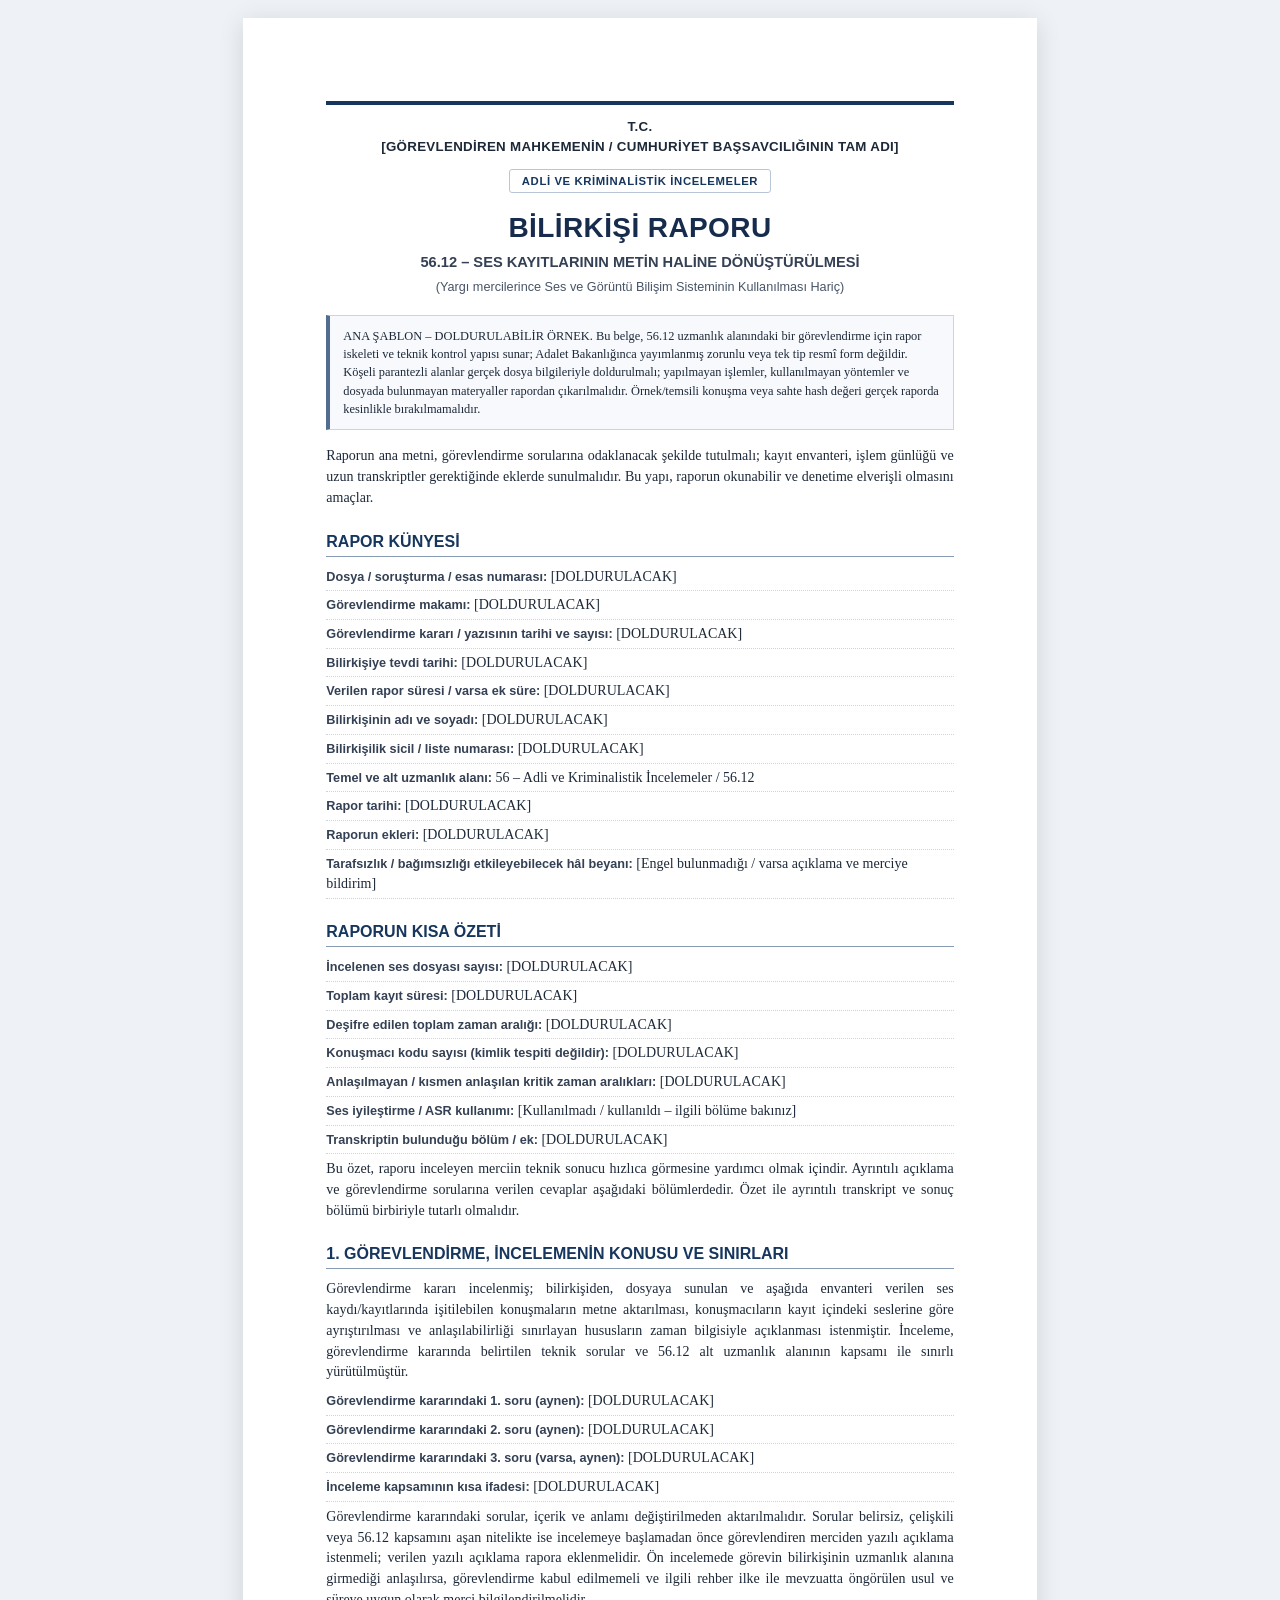
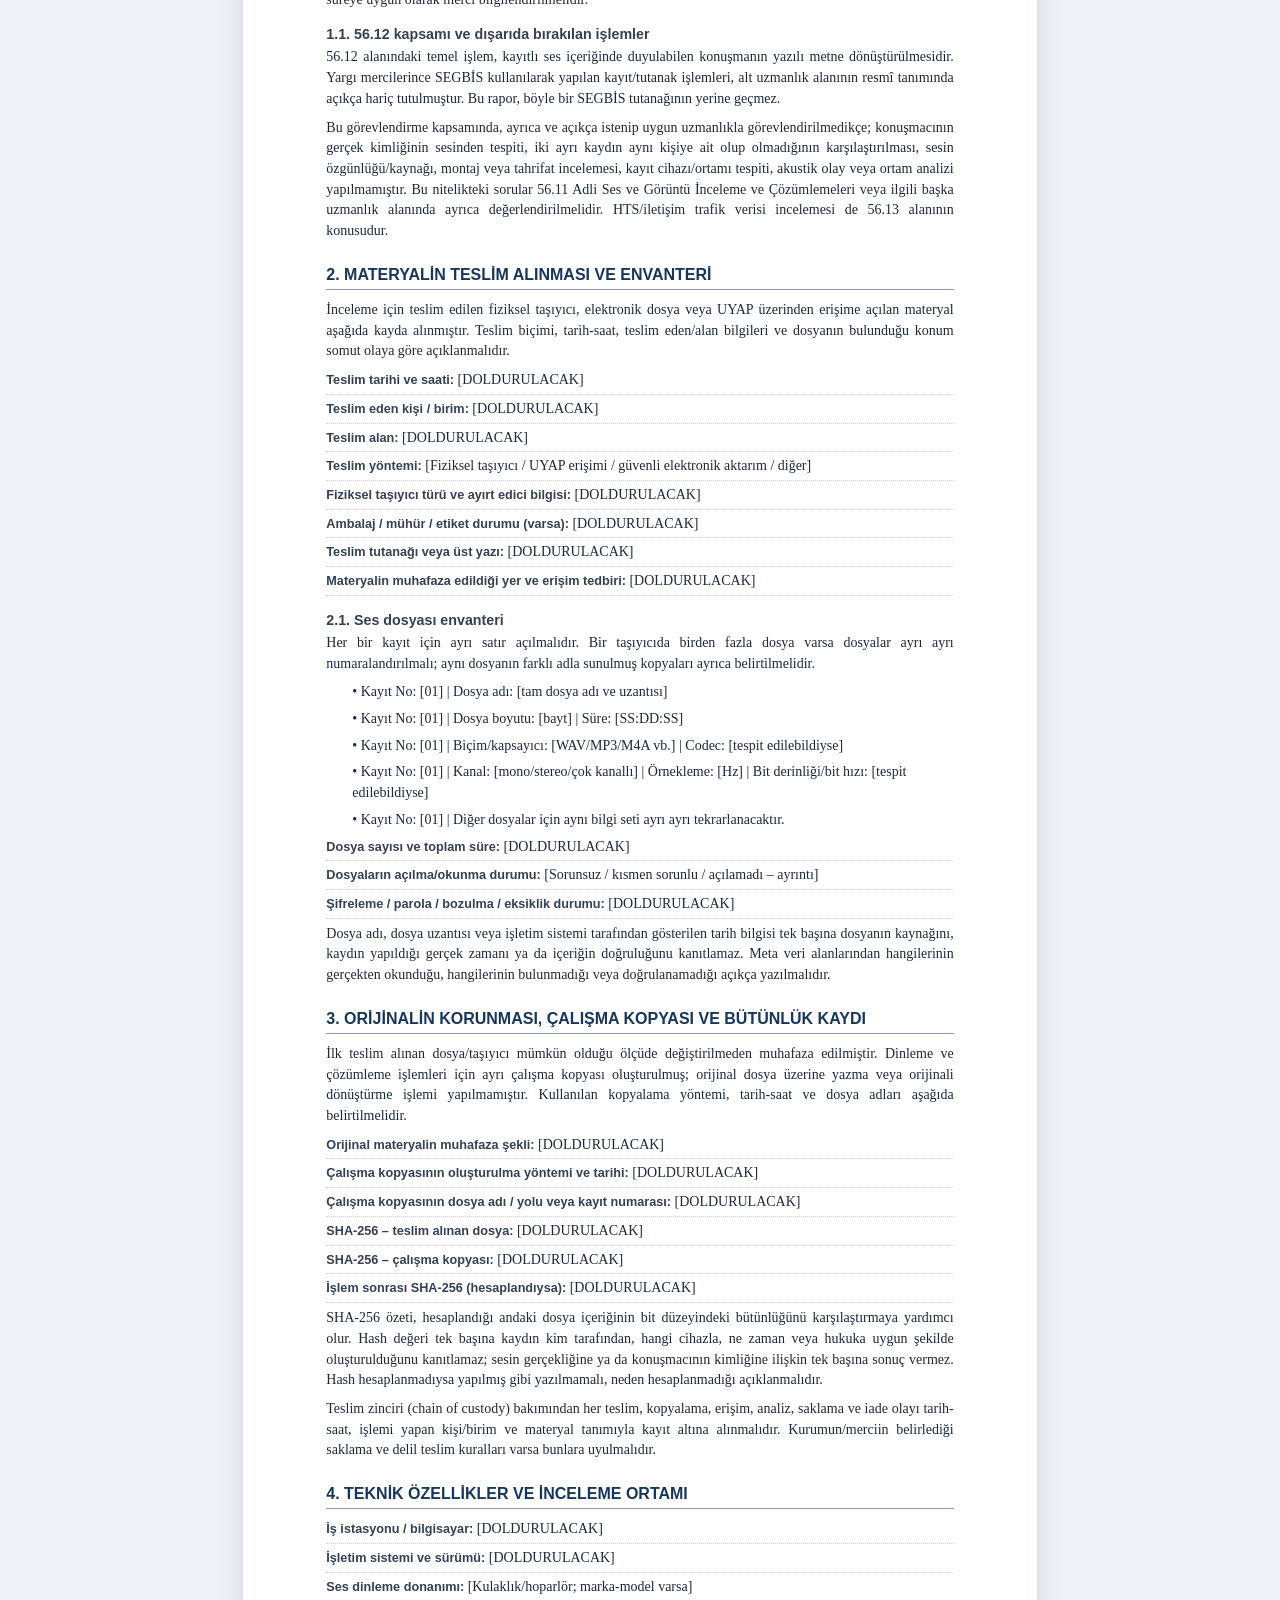
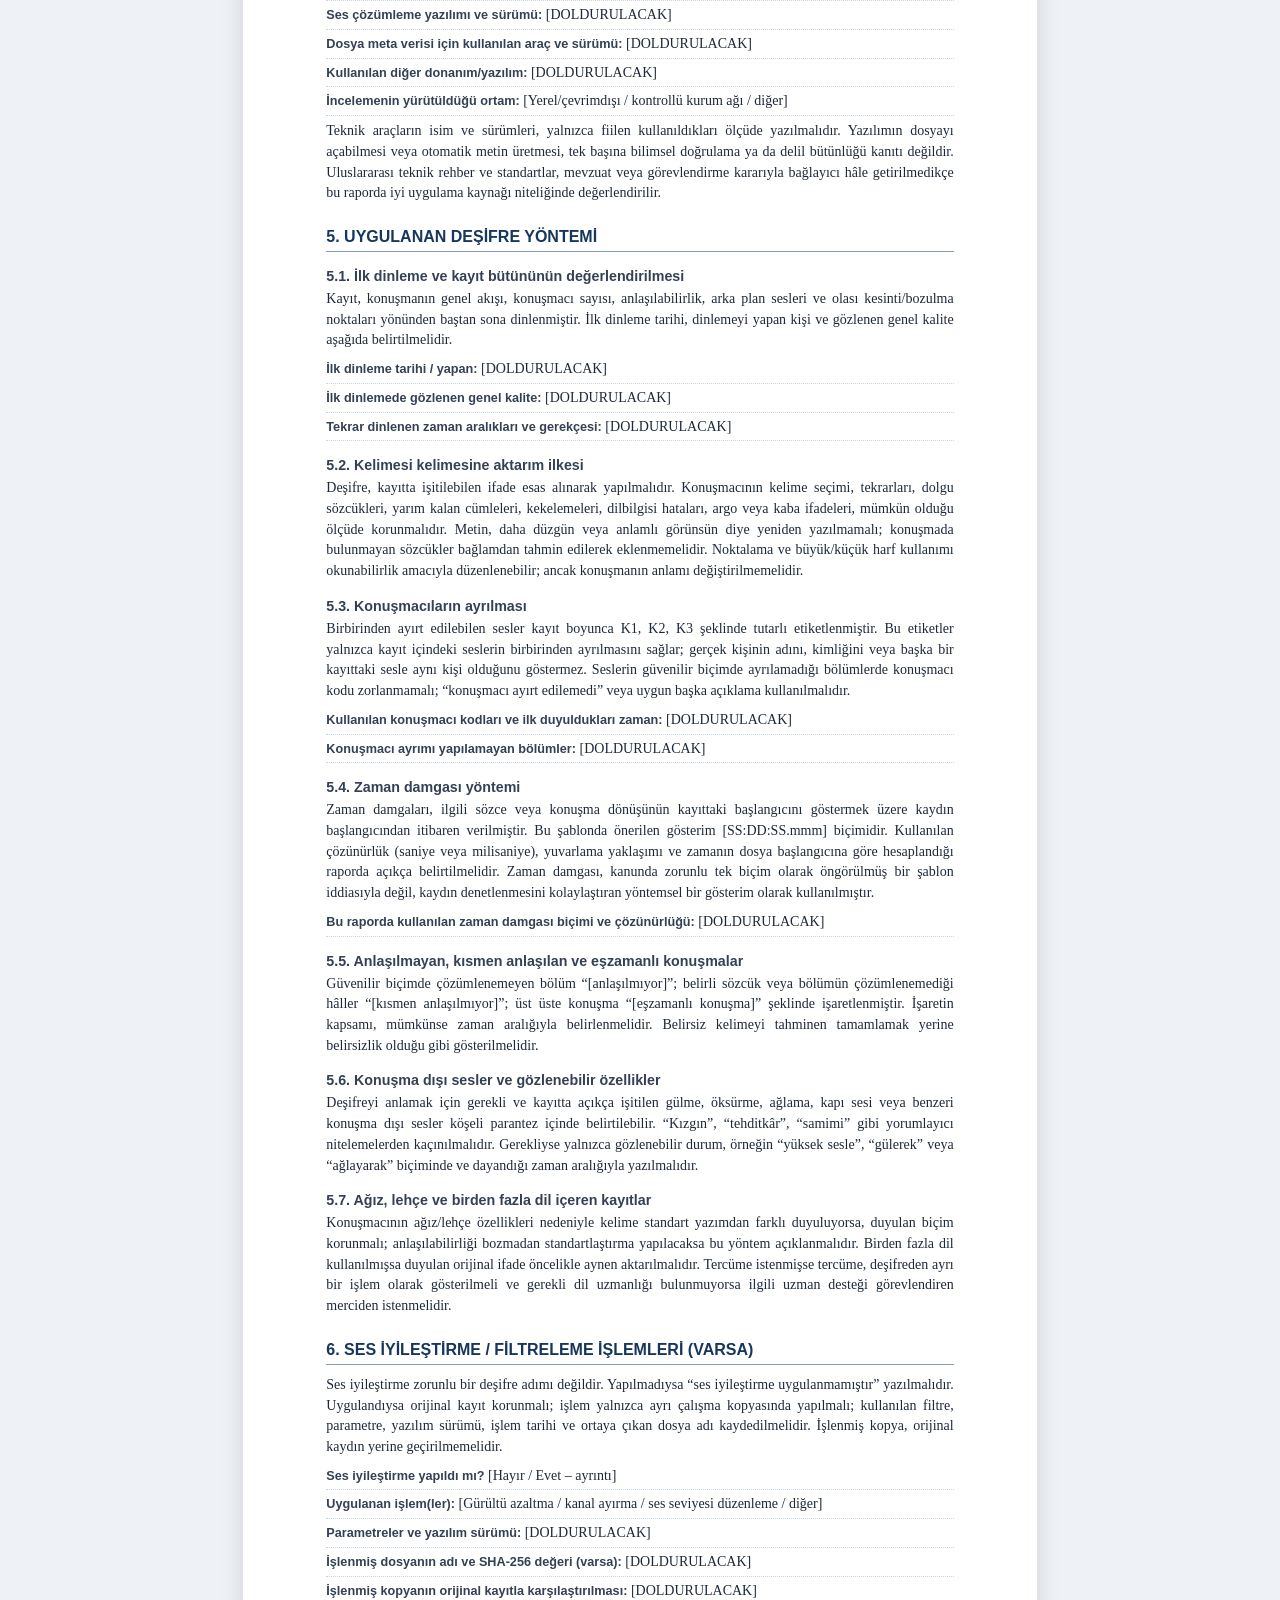
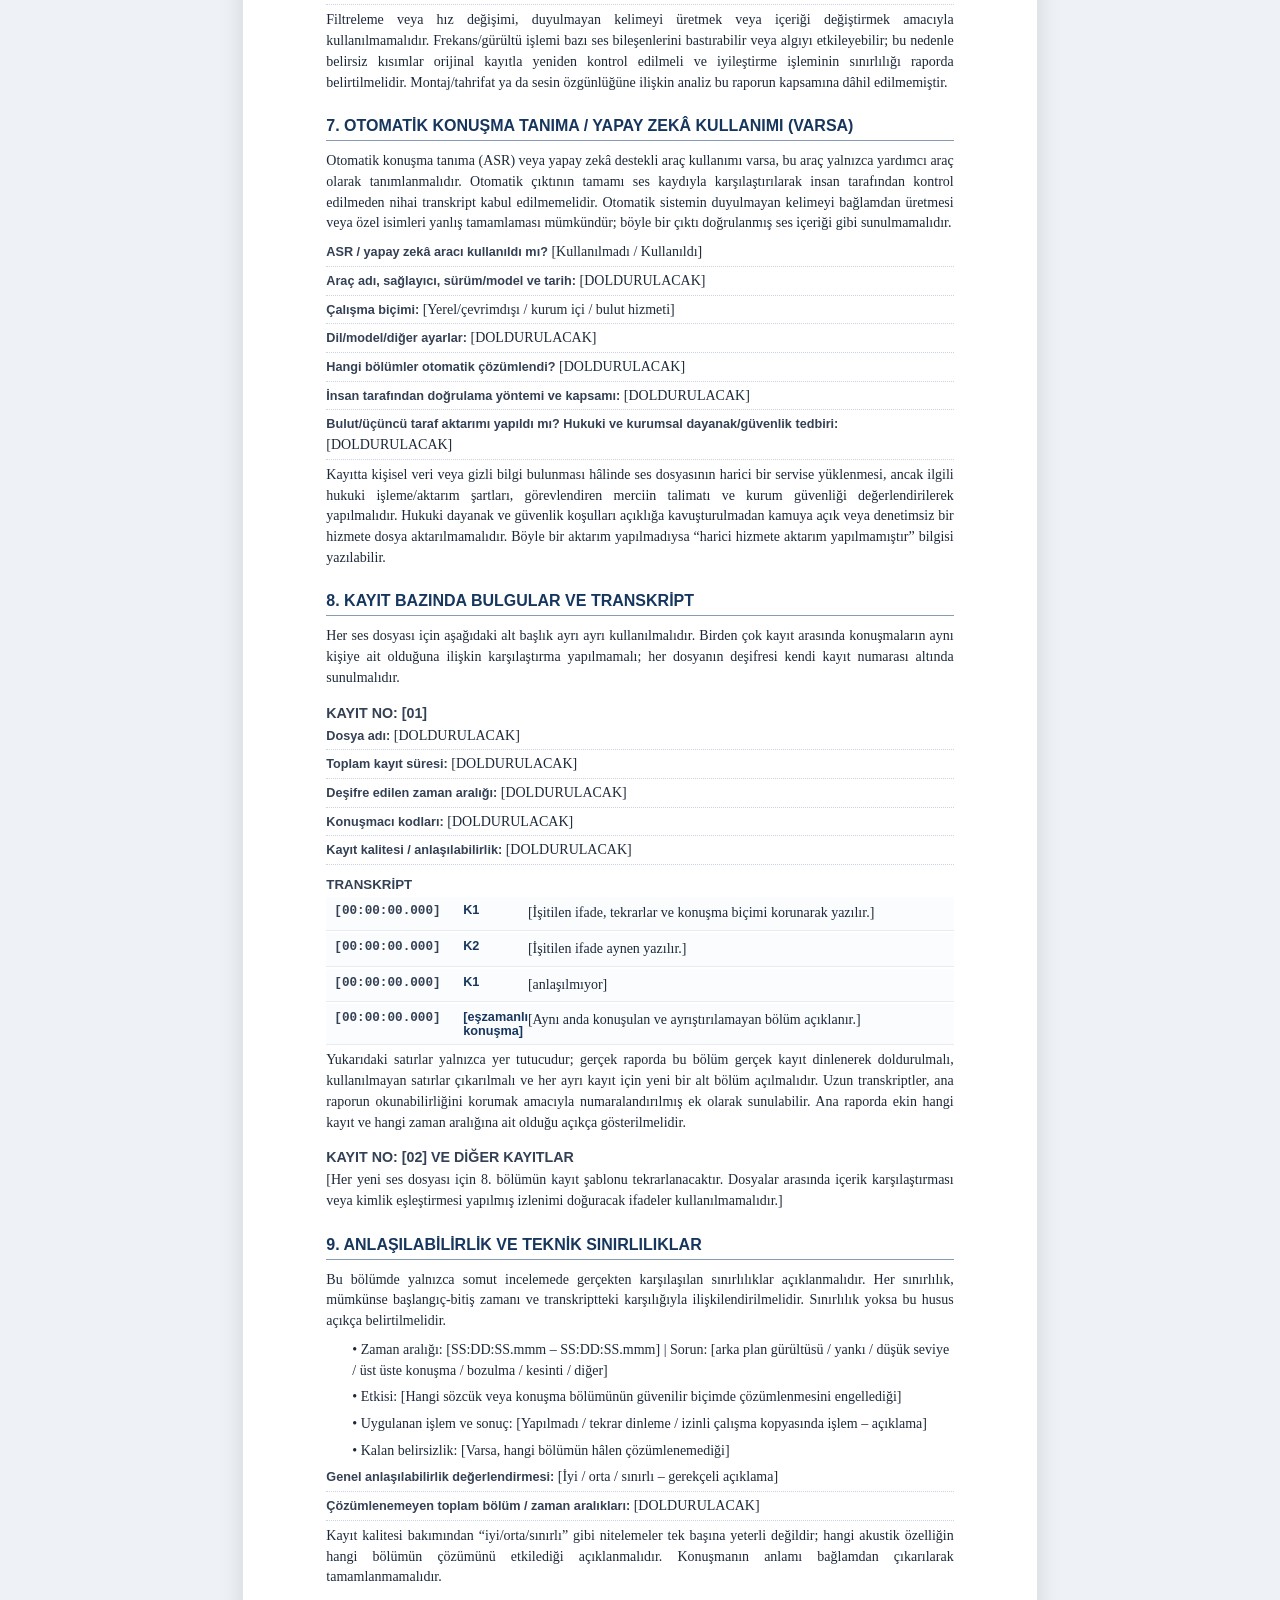
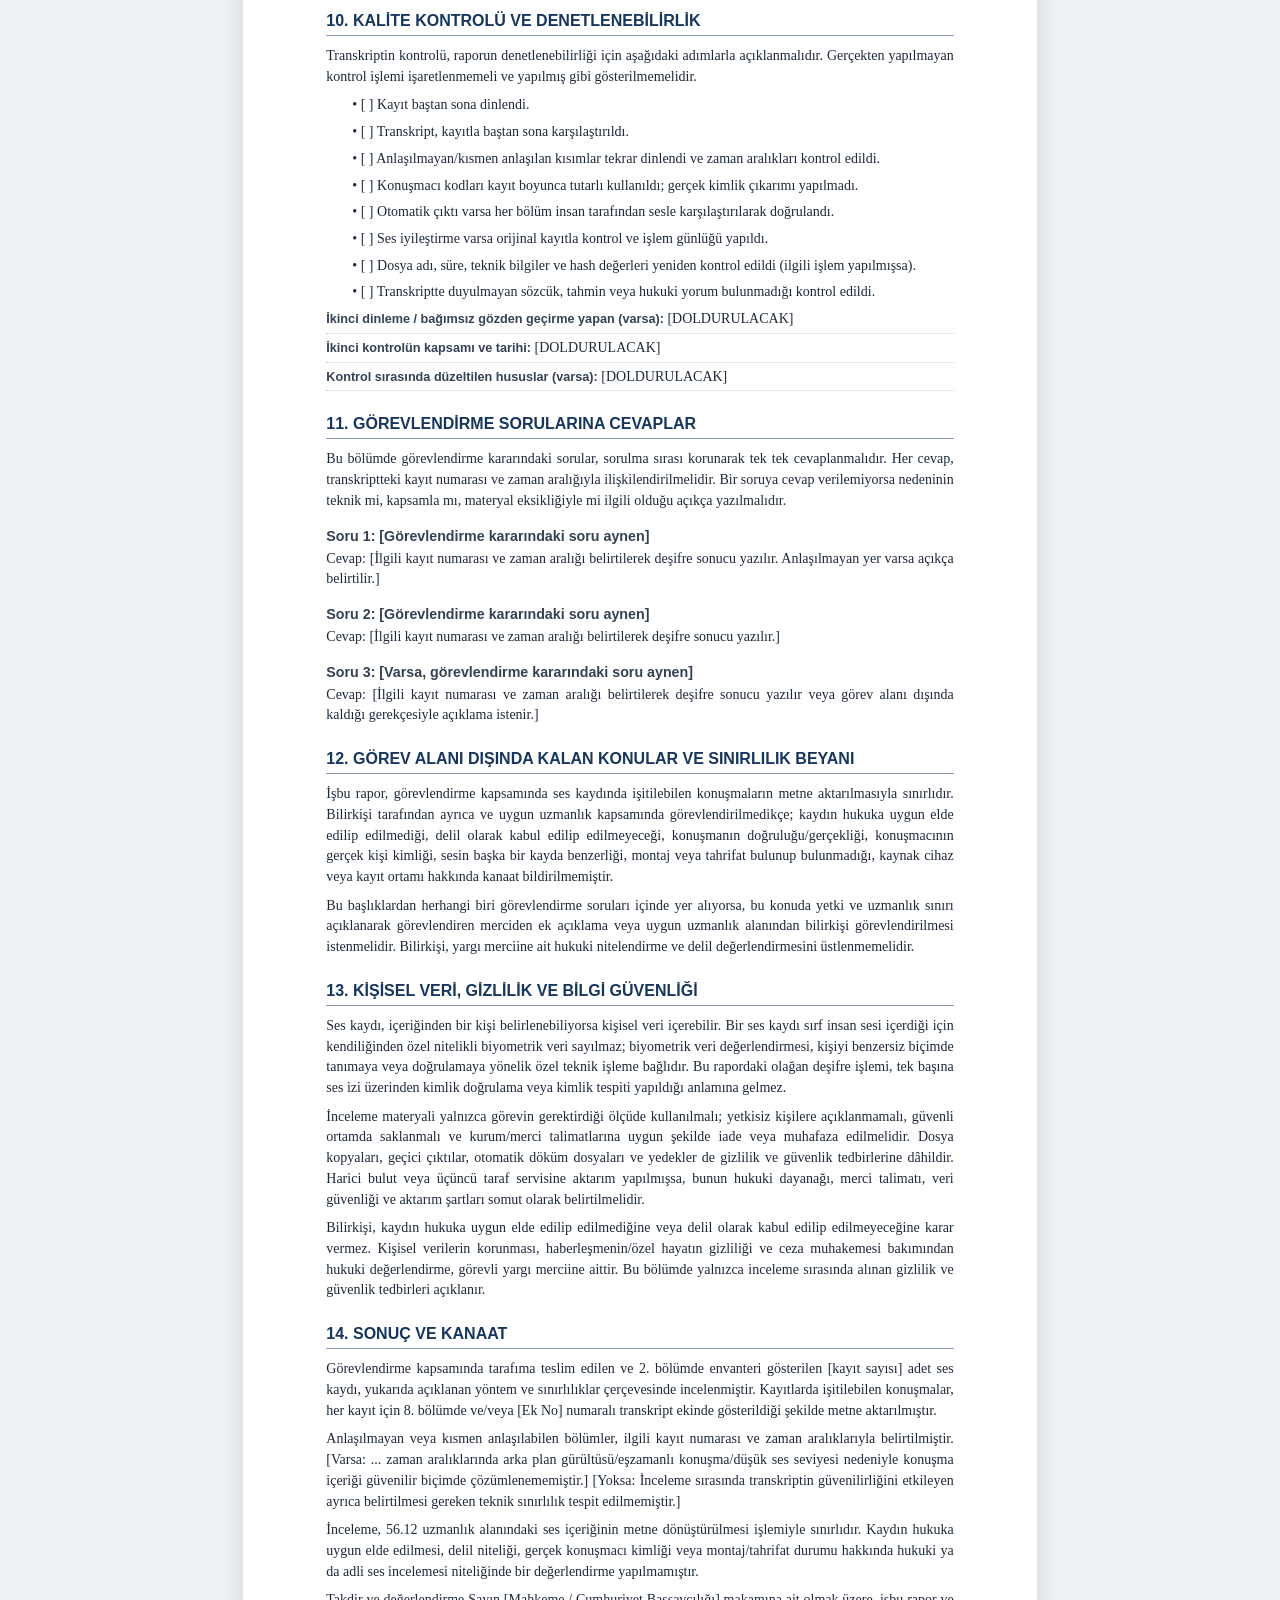
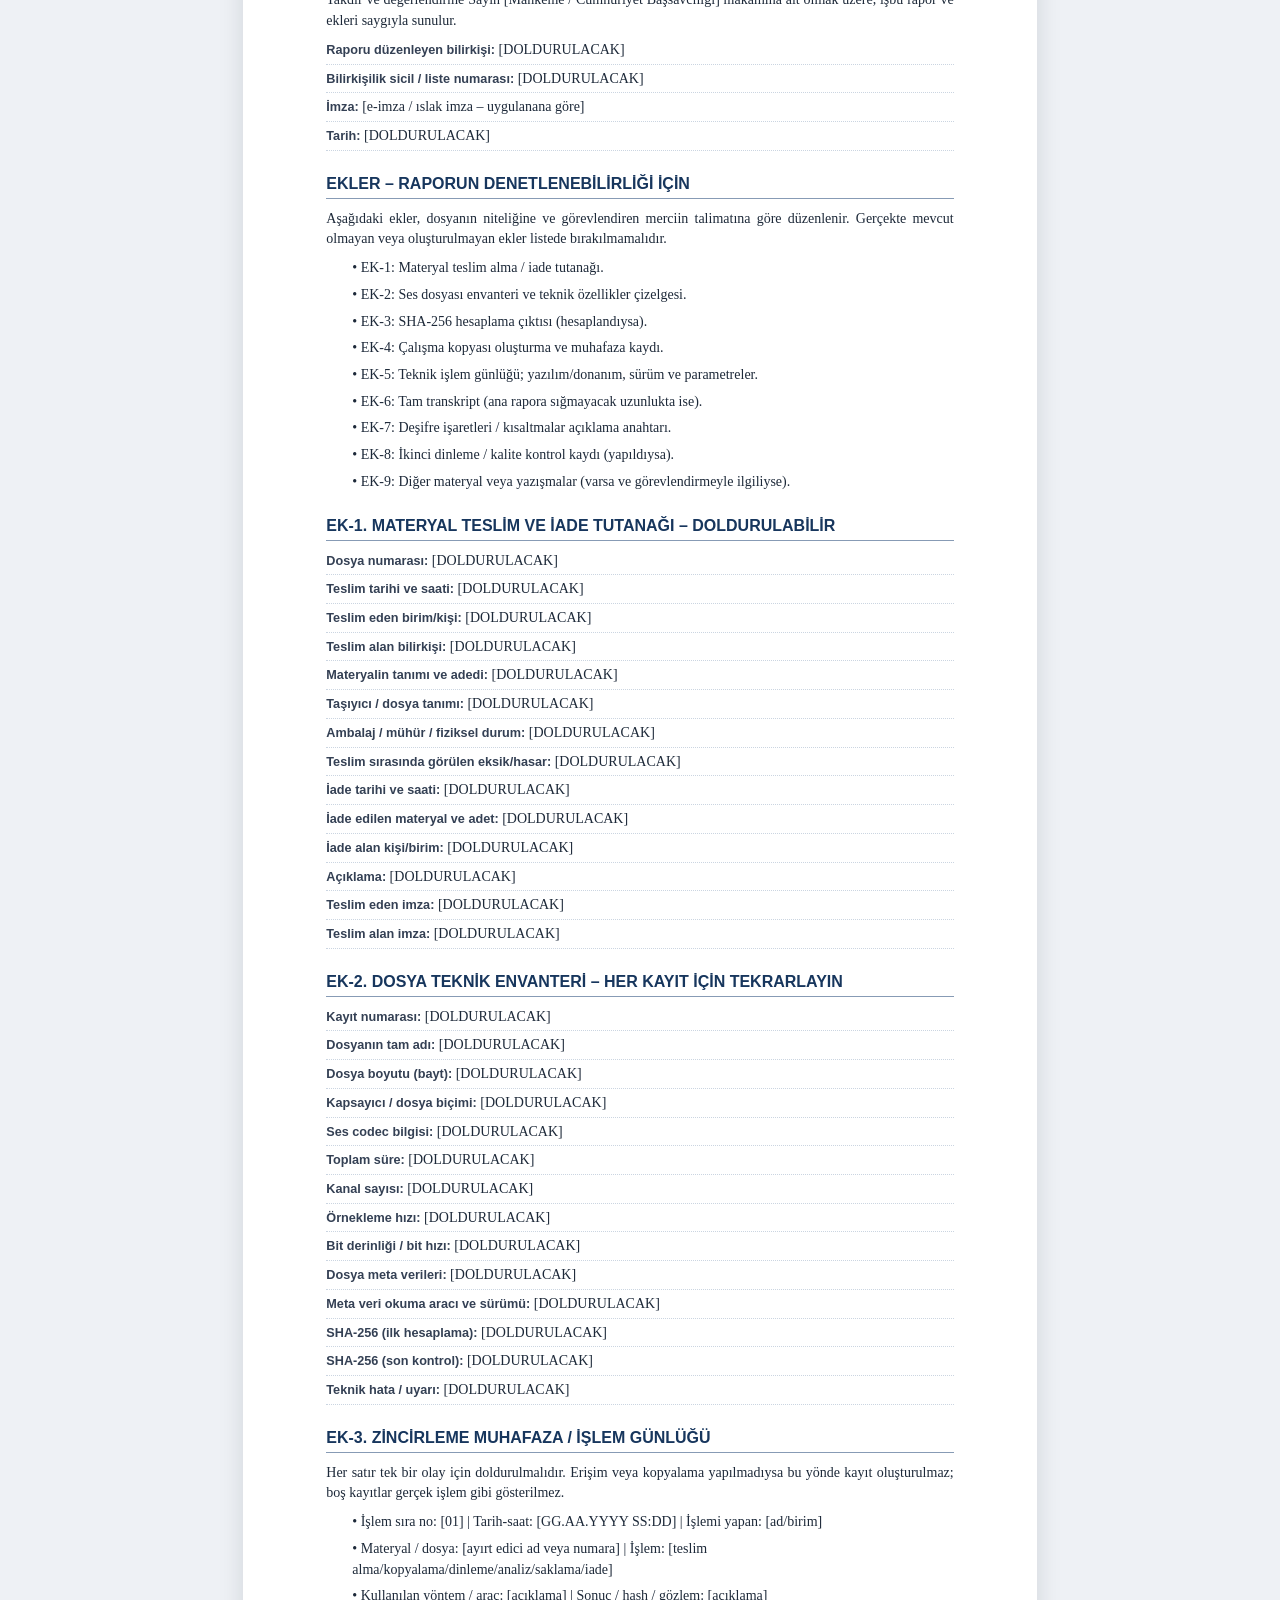
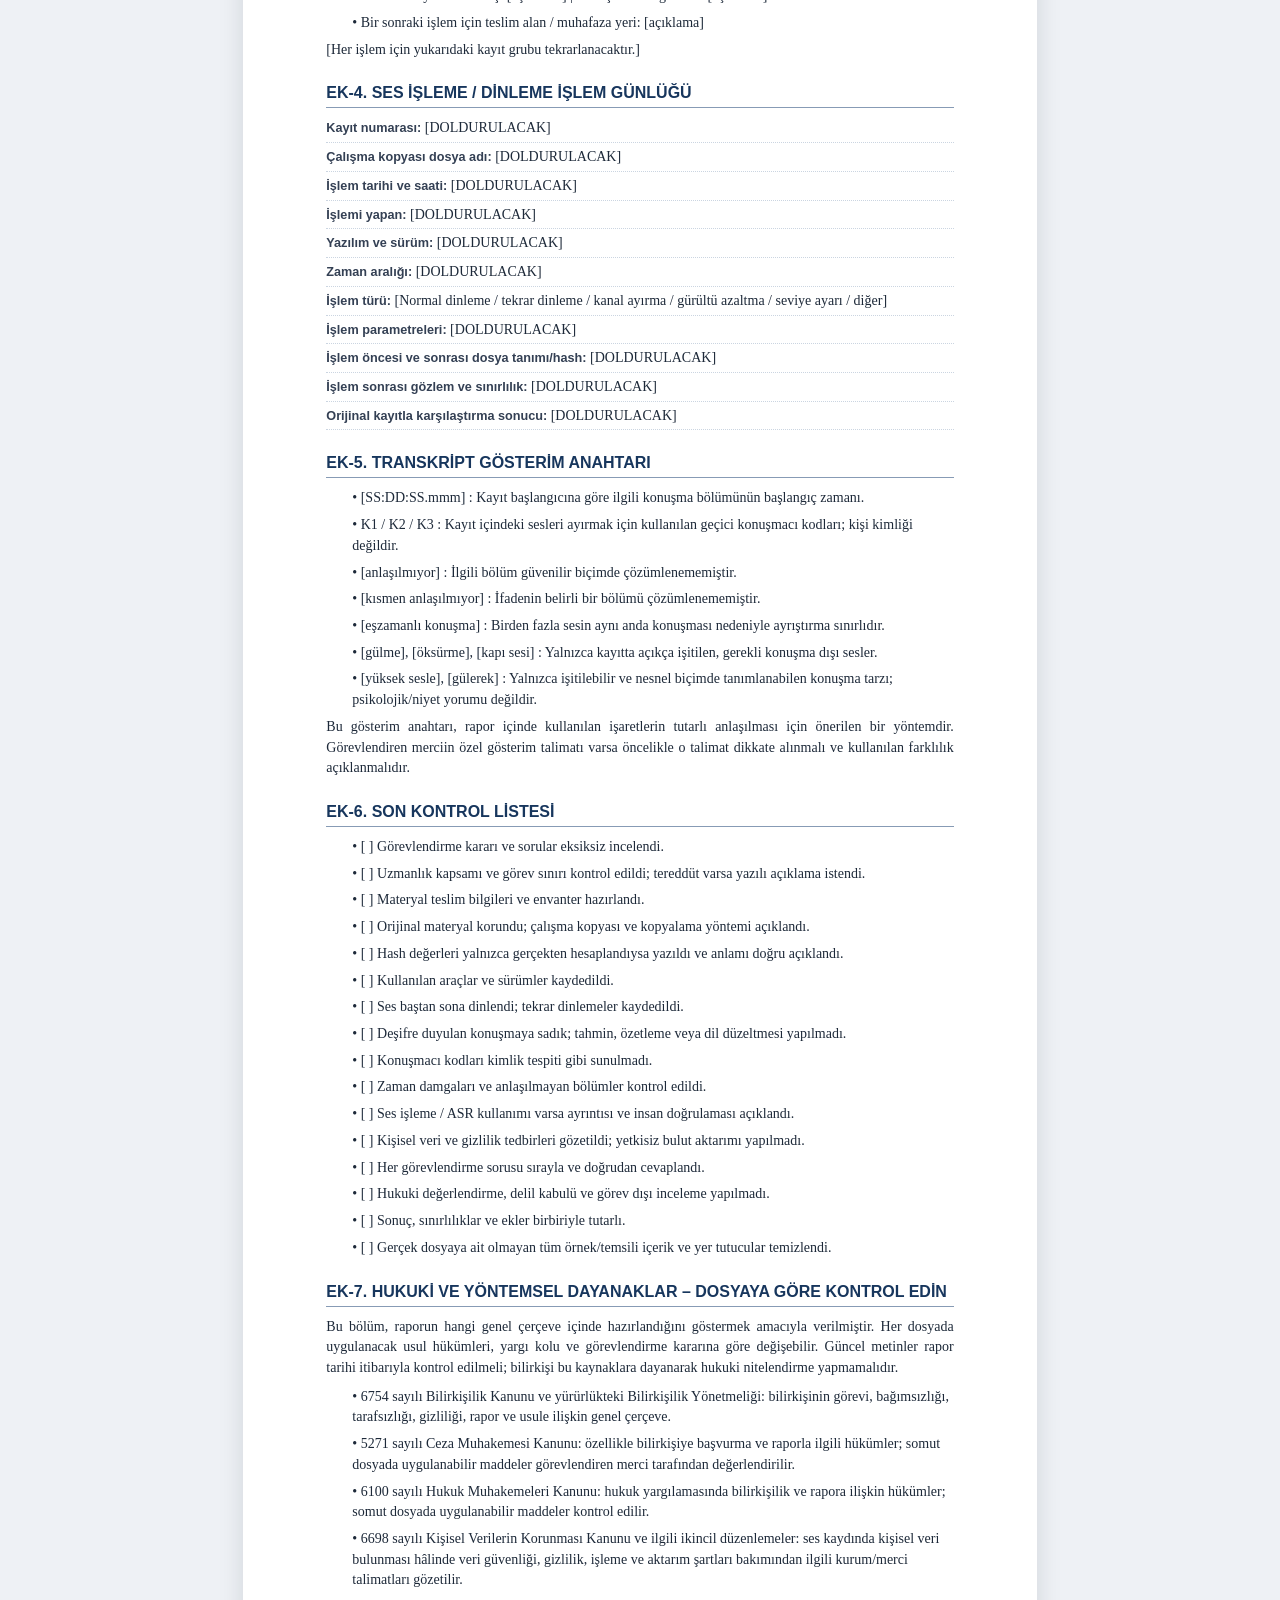
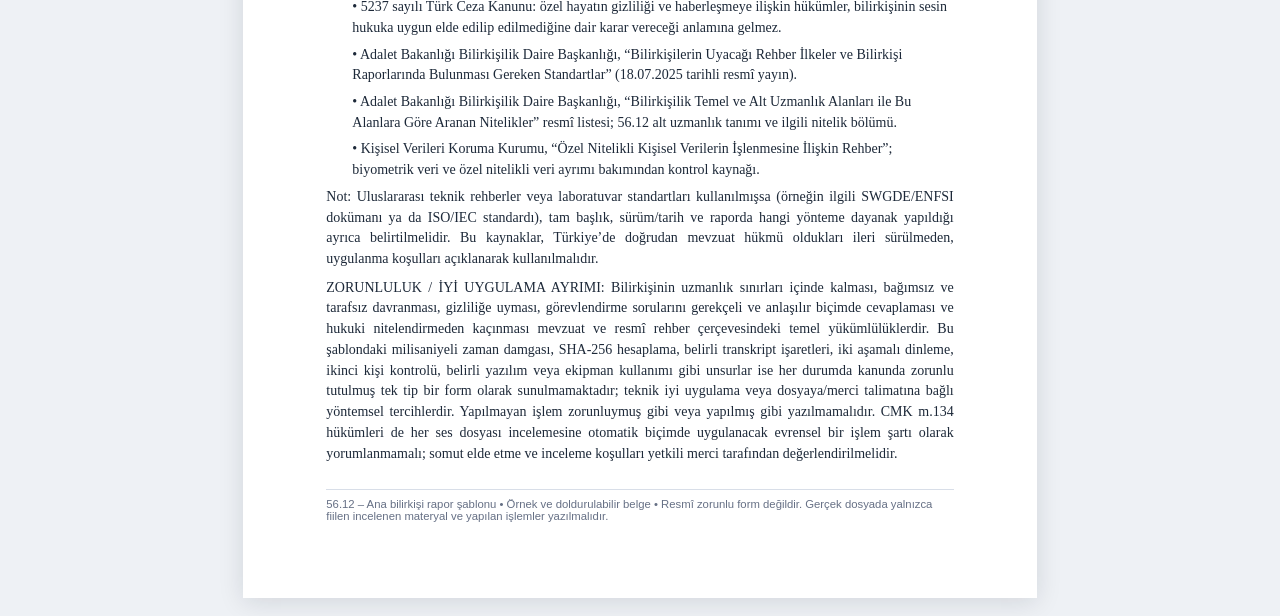
<file: 56_12_ana_bilirkisi_rapor_sablonu.html>
<!doctype html><html lang="tr"><head><meta charset="utf-8"><meta name="viewport" content="width=device-width,initial-scale=1"><title>56.12 Ana Bilirkişi Rapor Şablonu</title><style>
:root{--ink:#1d2939;--muted:#667085;--line:#d8dee8;--navy:#17365d;--soft:#f3f6fa;--paper:#fff;--accent:#315b86}
*{box-sizing:border-box}html{background:#eef1f5;color:var(--ink)}body{margin:0;font-family:Georgia,"Times New Roman",serif;line-height:1.48;background:var(--paper);max-width:210mm;min-height:297mm;margin:18px auto;padding:22mm 22mm 20mm;box-shadow:0 4px 24px rgba(16,24,40,.12);font-size:10.5pt}
.topline{border-top:4px solid var(--navy);padding-top:12px;margin-bottom:18px;text-align:center}.court{font-family:Arial,sans-serif;font-weight:700;letter-spacing:.3px;font-size:10pt}.main-title{font-family:Arial,sans-serif;font-size:21pt;line-height:1.2;letter-spacing:.4px;color:#172b4d;text-align:center;font-weight:800;margin:18px 0 8px}.subtitle{font-family:Arial,sans-serif;text-align:center;font-size:11pt;font-weight:700;margin:4px 0;color:#344054}.subsmall{font-family:Arial,sans-serif;text-align:center;font-size:9.5pt;color:#475467;margin:0 0 18px}.tagline{display:inline-block;border:1px solid #b8c6d8;border-radius:3px;padding:5px 12px;font:700 8.5pt Arial,sans-serif;letter-spacing:.6px;color:var(--navy);margin-top:12px}
.notice{border:1px solid #cbd5e1;background:#f7f9fc;border-left:4px solid #526d8f;padding:11px 13px;margin:14px 0 16px;font-size:9.3pt}.lead{color:#475467;font-size:10pt}.section{font:700 12pt Arial,sans-serif;color:#17365d;border-bottom:1.5px solid #879bb5;padding:0 0 5px;margin:24px 0 10px;break-after:avoid}.subsection{font:700 10.7pt Arial,sans-serif;color:#344054;margin:16px 0 5px;break-after:avoid}.sublabel{font:700 10pt Arial,sans-serif;color:#344054;margin:12px 0 5px}.body{margin:5px 0 8px;text-align:justify}.field{margin:4px 0;padding:0 0 3px;border-bottom:1px dotted #cbd5e1}.field strong{font-family:Arial,sans-serif;font-size:9.5pt;color:#344054}.list{margin:4px 0 6px 18px;padding-left:8px}.list li{margin:3px 0}.transcript{display:grid;grid-template-columns:32mm 15mm 1fr;gap:8px;border-bottom:1px solid #e8ecf2;padding:6px 8px;margin:0 0 2px;background:#fbfcfe;break-inside:avoid}.time{font:700 9.5pt "Courier New",monospace;color:#344054}.speaker{font:700 9.5pt Arial,sans-serif;color:#17365d}.spoken{font-size:10.5pt}.annex{background:#f5f7fa;border:1px solid var(--line);padding:9px 11px;margin:10px 0}.muted{color:var(--muted);font-size:9pt}.signature{margin-top:24px;width:60%;margin-left:auto;text-align:left;line-height:1.8}.endnote{border-top:1px solid var(--line);margin-top:25px;padding-top:8px;font:8.5pt Arial,sans-serif;color:var(--muted)}
@page{size:A4;margin:18mm 18mm 17mm} @media print{html{background:#fff}body{max-width:none;min-height:0;margin:0;padding:0;box-shadow:none;font-size:10.3pt}.section{break-after:avoid}.subsection{break-after:avoid}.transcript,.notice,.annex{break-inside:avoid}a{color:inherit;text-decoration:none}}
</style></head><body>
<header class="topline"><div class="court">T.C.</div><div class="court">[GÖREVLENDİREN MAHKEMENİN / CUMHURİYET BAŞSAVCILIĞININ TAM ADI]</div><div class="tagline">ADLİ VE KRİMİNALİSTİK İNCELEMELER</div><h1 class="main-title">BİLİRKİŞİ RAPORU</h1><div class="subtitle">56.12 – SES KAYITLARININ METİN HALİNE DÖNÜŞTÜRÜLMESİ</div><div class="subsmall">(Yargı mercilerince Ses ve Görüntü Bilişim Sisteminin Kullanılması Hariç)</div></header>
<div class="notice">ANA ŞABLON – DOLDURULABİLİR ÖRNEK. Bu belge, 56.12 uzmanlık alanındaki bir görevlendirme için rapor iskeleti ve teknik kontrol yapısı sunar; Adalet Bakanlığınca yayımlanmış zorunlu veya tek tip resmî form değildir. Köşeli parantezli alanlar gerçek dosya bilgileriyle doldurulmalı; yapılmayan işlemler, kullanılmayan yöntemler ve dosyada bulunmayan materyaller rapordan çıkarılmalıdır. Örnek/temsili konuşma veya sahte hash değeri gerçek raporda kesinlikle bırakılmamalıdır.</div>
<p class="body">Raporun ana metni, görevlendirme sorularına odaklanacak şekilde tutulmalı; kayıt envanteri, işlem günlüğü ve uzun transkriptler gerektiğinde eklerde sunulmalıdır. Bu yapı, raporun okunabilir ve denetime elverişli olmasını amaçlar.</p>
<h2 class="section">RAPOR KÜNYESİ</h2>
<div class="field"><strong>Dosya / soruşturma / esas numarası: </strong>[DOLDURULACAK]</div>
<div class="field"><strong>Görevlendirme makamı: </strong>[DOLDURULACAK]</div>
<div class="field"><strong>Görevlendirme kararı / yazısının tarihi ve sayısı: </strong>[DOLDURULACAK]</div>
<div class="field"><strong>Bilirkişiye tevdi tarihi: </strong>[DOLDURULACAK]</div>
<div class="field"><strong>Verilen rapor süresi / varsa ek süre: </strong>[DOLDURULACAK]</div>
<div class="field"><strong>Bilirkişinin adı ve soyadı: </strong>[DOLDURULACAK]</div>
<div class="field"><strong>Bilirkişilik sicil / liste numarası: </strong>[DOLDURULACAK]</div>
<div class="field"><strong>Temel ve alt uzmanlık alanı: </strong>56 – Adli ve Kriminalistik İncelemeler / 56.12</div>
<div class="field"><strong>Rapor tarihi: </strong>[DOLDURULACAK]</div>
<div class="field"><strong>Raporun ekleri: </strong>[DOLDURULACAK]</div>
<div class="field"><strong>Tarafsızlık / bağımsızlığı etkileyebilecek hâl beyanı: </strong>[Engel bulunmadığı / varsa açıklama ve merciye bildirim]</div>
<h2 class="section">RAPORUN KISA ÖZETİ</h2>
<div class="field"><strong>İncelenen ses dosyası sayısı: </strong>[DOLDURULACAK]</div>
<div class="field"><strong>Toplam kayıt süresi: </strong>[DOLDURULACAK]</div>
<div class="field"><strong>Deşifre edilen toplam zaman aralığı: </strong>[DOLDURULACAK]</div>
<div class="field"><strong>Konuşmacı kodu sayısı (kimlik tespiti değildir): </strong>[DOLDURULACAK]</div>
<div class="field"><strong>Anlaşılmayan / kısmen anlaşılan kritik zaman aralıkları: </strong>[DOLDURULACAK]</div>
<div class="field"><strong>Ses iyileştirme / ASR kullanımı: </strong>[Kullanılmadı / kullanıldı – ilgili bölüme bakınız]</div>
<div class="field"><strong>Transkriptin bulunduğu bölüm / ek: </strong>[DOLDURULACAK]</div>
<p class="body">Bu özet, raporu inceleyen merciin teknik sonucu hızlıca görmesine yardımcı olmak içindir. Ayrıntılı açıklama ve görevlendirme sorularına verilen cevaplar aşağıdaki bölümlerdedir. Özet ile ayrıntılı transkript ve sonuç bölümü birbiriyle tutarlı olmalıdır.</p>
<h2 class="section">1. GÖREVLENDİRME, İNCELEMENİN KONUSU VE SINIRLARI</h2>
<p class="body">Görevlendirme kararı incelenmiş; bilirkişiden, dosyaya sunulan ve aşağıda envanteri verilen ses kaydı/kayıtlarında işitilebilen konuşmaların metne aktarılması, konuşmacıların kayıt içindeki seslerine göre ayrıştırılması ve anlaşılabilirliği sınırlayan hususların zaman bilgisiyle açıklanması istenmiştir. İnceleme, görevlendirme kararında belirtilen teknik sorular ve 56.12 alt uzmanlık alanının kapsamı ile sınırlı yürütülmüştür.</p>
<div class="field"><strong>Görevlendirme kararındaki 1. soru (aynen): </strong>[DOLDURULACAK]</div>
<div class="field"><strong>Görevlendirme kararındaki 2. soru (aynen): </strong>[DOLDURULACAK]</div>
<div class="field"><strong>Görevlendirme kararındaki 3. soru (varsa, aynen): </strong>[DOLDURULACAK]</div>
<div class="field"><strong>İnceleme kapsamının kısa ifadesi: </strong>[DOLDURULACAK]</div>
<p class="body">Görevlendirme kararındaki sorular, içerik ve anlamı değiştirilmeden aktarılmalıdır. Sorular belirsiz, çelişkili veya 56.12 kapsamını aşan nitelikte ise incelemeye başlamadan önce görevlendiren merciden yazılı açıklama istenmeli; verilen yazılı açıklama rapora eklenmelidir. Ön incelemede görevin bilirkişinin uzmanlık alanına girmediği anlaşılırsa, görevlendirme kabul edilmemeli ve ilgili rehber ilke ile mevzuatta öngörülen usul ve süreye uygun olarak merci bilgilendirilmelidir.</p>
<h3 class="subsection">1.1. 56.12 kapsamı ve dışarıda bırakılan işlemler</h3>
<p class="body">56.12 alanındaki temel işlem, kayıtlı ses içeriğinde duyulabilen konuşmanın yazılı metne dönüştürülmesidir. Yargı mercilerince SEGBİS kullanılarak yapılan kayıt/tutanak işlemleri, alt uzmanlık alanının resmî tanımında açıkça hariç tutulmuştur. Bu rapor, böyle bir SEGBİS tutanağının yerine geçmez.</p>
<p class="body">Bu görevlendirme kapsamında, ayrıca ve açıkça istenip uygun uzmanlıkla görevlendirilmedikçe; konuşmacının gerçek kimliğinin sesinden tespiti, iki ayrı kaydın aynı kişiye ait olup olmadığının karşılaştırılması, sesin özgünlüğü/kaynağı, montaj veya tahrifat incelemesi, kayıt cihazı/ortamı tespiti, akustik olay veya ortam analizi yapılmamıştır. Bu nitelikteki sorular 56.11 Adli Ses ve Görüntü İnceleme ve Çözümlemeleri veya ilgili başka uzmanlık alanında ayrıca değerlendirilmelidir. HTS/iletişim trafik verisi incelemesi de 56.13 alanının konusudur.</p>
<h2 class="section">2. MATERYALİN TESLİM ALINMASI VE ENVANTERİ</h2>
<p class="body">İnceleme için teslim edilen fiziksel taşıyıcı, elektronik dosya veya UYAP üzerinden erişime açılan materyal aşağıda kayda alınmıştır. Teslim biçimi, tarih-saat, teslim eden/alan bilgileri ve dosyanın bulunduğu konum somut olaya göre açıklanmalıdır.</p>
<div class="field"><strong>Teslim tarihi ve saati: </strong>[DOLDURULACAK]</div>
<div class="field"><strong>Teslim eden kişi / birim: </strong>[DOLDURULACAK]</div>
<div class="field"><strong>Teslim alan: </strong>[DOLDURULACAK]</div>
<div class="field"><strong>Teslim yöntemi: </strong>[Fiziksel taşıyıcı / UYAP erişimi / güvenli elektronik aktarım / diğer]</div>
<div class="field"><strong>Fiziksel taşıyıcı türü ve ayırt edici bilgisi: </strong>[DOLDURULACAK]</div>
<div class="field"><strong>Ambalaj / mühür / etiket durumu (varsa): </strong>[DOLDURULACAK]</div>
<div class="field"><strong>Teslim tutanağı veya üst yazı: </strong>[DOLDURULACAK]</div>
<div class="field"><strong>Materyalin muhafaza edildiği yer ve erişim tedbiri: </strong>[DOLDURULACAK]</div>
<h3 class="subsection">2.1. Ses dosyası envanteri</h3>
<p class="body">Her bir kayıt için ayrı satır açılmalıdır. Bir taşıyıcıda birden fazla dosya varsa dosyalar ayrı ayrı numaralandırılmalı; aynı dosyanın farklı adla sunulmuş kopyaları ayrıca belirtilmelidir.</p>
<div class="list">• Kayıt No: [01]  |  Dosya adı: [tam dosya adı ve uzantısı]</div>
<div class="list">• Kayıt No: [01]  |  Dosya boyutu: [bayt]  |  Süre: [SS:DD:SS]</div>
<div class="list">• Kayıt No: [01]  |  Biçim/kapsayıcı: [WAV/MP3/M4A vb.]  |  Codec: [tespit edilebildiyse]</div>
<div class="list">• Kayıt No: [01]  |  Kanal: [mono/stereo/çok kanallı]  |  Örnekleme: [Hz]  |  Bit derinliği/bit hızı: [tespit edilebildiyse]</div>
<div class="list">• Kayıt No: [01]  |  Diğer dosyalar için aynı bilgi seti ayrı ayrı tekrarlanacaktır.</div>
<div class="field"><strong>Dosya sayısı ve toplam süre: </strong>[DOLDURULACAK]</div>
<div class="field"><strong>Dosyaların açılma/okunma durumu: </strong>[Sorunsuz / kısmen sorunlu / açılamadı – ayrıntı]</div>
<div class="field"><strong>Şifreleme / parola / bozulma / eksiklik durumu: </strong>[DOLDURULACAK]</div>
<p class="body">Dosya adı, dosya uzantısı veya işletim sistemi tarafından gösterilen tarih bilgisi tek başına dosyanın kaynağını, kaydın yapıldığı gerçek zamanı ya da içeriğin doğruluğunu kanıtlamaz. Meta veri alanlarından hangilerinin gerçekten okunduğu, hangilerinin bulunmadığı veya doğrulanamadığı açıkça yazılmalıdır.</p>
<h2 class="section">3. ORİJİNALİN KORUNMASI, ÇALIŞMA KOPYASI VE BÜTÜNLÜK KAYDI</h2>
<p class="body">İlk teslim alınan dosya/taşıyıcı mümkün olduğu ölçüde değiştirilmeden muhafaza edilmiştir. Dinleme ve çözümleme işlemleri için ayrı çalışma kopyası oluşturulmuş; orijinal dosya üzerine yazma veya orijinali dönüştürme işlemi yapılmamıştır. Kullanılan kopyalama yöntemi, tarih-saat ve dosya adları aşağıda belirtilmelidir.</p>
<div class="field"><strong>Orijinal materyalin muhafaza şekli: </strong>[DOLDURULACAK]</div>
<div class="field"><strong>Çalışma kopyasının oluşturulma yöntemi ve tarihi: </strong>[DOLDURULACAK]</div>
<div class="field"><strong>Çalışma kopyasının dosya adı / yolu veya kayıt numarası: </strong>[DOLDURULACAK]</div>
<div class="field"><strong>SHA-256 – teslim alınan dosya: </strong>[DOLDURULACAK]</div>
<div class="field"><strong>SHA-256 – çalışma kopyası: </strong>[DOLDURULACAK]</div>
<div class="field"><strong>İşlem sonrası SHA-256 (hesaplandıysa): </strong>[DOLDURULACAK]</div>
<p class="body">SHA-256 özeti, hesaplandığı andaki dosya içeriğinin bit düzeyindeki bütünlüğünü karşılaştırmaya yardımcı olur. Hash değeri tek başına kaydın kim tarafından, hangi cihazla, ne zaman veya hukuka uygun şekilde oluşturulduğunu kanıtlamaz; sesin gerçekliğine ya da konuşmacının kimliğine ilişkin tek başına sonuç vermez. Hash hesaplanmadıysa yapılmış gibi yazılmamalı, neden hesaplanmadığı açıklanmalıdır.</p>
<p class="body">Teslim zinciri (chain of custody) bakımından her teslim, kopyalama, erişim, analiz, saklama ve iade olayı tarih-saat, işlemi yapan kişi/birim ve materyal tanımıyla kayıt altına alınmalıdır. Kurumun/merciin belirlediği saklama ve delil teslim kuralları varsa bunlara uyulmalıdır.</p>
<h2 class="section">4. TEKNİK ÖZELLİKLER VE İNCELEME ORTAMI</h2>
<div class="field"><strong>İş istasyonu / bilgisayar: </strong>[DOLDURULACAK]</div>
<div class="field"><strong>İşletim sistemi ve sürümü: </strong>[DOLDURULACAK]</div>
<div class="field"><strong>Ses dinleme donanımı: </strong>[Kulaklık/hoparlör; marka-model varsa]</div>
<div class="field"><strong>Ses çözümleme yazılımı ve sürümü: </strong>[DOLDURULACAK]</div>
<div class="field"><strong>Dosya meta verisi için kullanılan araç ve sürümü: </strong>[DOLDURULACAK]</div>
<div class="field"><strong>Kullanılan diğer donanım/yazılım: </strong>[DOLDURULACAK]</div>
<div class="field"><strong>İncelemenin yürütüldüğü ortam: </strong>[Yerel/çevrimdışı / kontrollü kurum ağı / diğer]</div>
<p class="body">Teknik araçların isim ve sürümleri, yalnızca fiilen kullanıldıkları ölçüde yazılmalıdır. Yazılımın dosyayı açabilmesi veya otomatik metin üretmesi, tek başına bilimsel doğrulama ya da delil bütünlüğü kanıtı değildir. Uluslararası teknik rehber ve standartlar, mevzuat veya görevlendirme kararıyla bağlayıcı hâle getirilmedikçe bu raporda iyi uygulama kaynağı niteliğinde değerlendirilir.</p>
<h2 class="section">5. UYGULANAN DEŞİFRE YÖNTEMİ</h2>
<h3 class="subsection">5.1. İlk dinleme ve kayıt bütününün değerlendirilmesi</h3>
<p class="body">Kayıt, konuşmanın genel akışı, konuşmacı sayısı, anlaşılabilirlik, arka plan sesleri ve olası kesinti/bozulma noktaları yönünden baştan sona dinlenmiştir. İlk dinleme tarihi, dinlemeyi yapan kişi ve gözlenen genel kalite aşağıda belirtilmelidir.</p>
<div class="field"><strong>İlk dinleme tarihi / yapan: </strong>[DOLDURULACAK]</div>
<div class="field"><strong>İlk dinlemede gözlenen genel kalite: </strong>[DOLDURULACAK]</div>
<div class="field"><strong>Tekrar dinlenen zaman aralıkları ve gerekçesi: </strong>[DOLDURULACAK]</div>
<h3 class="subsection">5.2. Kelimesi kelimesine aktarım ilkesi</h3>
<p class="body">Deşifre, kayıtta işitilebilen ifade esas alınarak yapılmalıdır. Konuşmacının kelime seçimi, tekrarları, dolgu sözcükleri, yarım kalan cümleleri, kekelemeleri, dilbilgisi hataları, argo veya kaba ifadeleri, mümkün olduğu ölçüde korunmalıdır. Metin, daha düzgün veya anlamlı görünsün diye yeniden yazılmamalı; konuşmada bulunmayan sözcükler bağlamdan tahmin edilerek eklenmemelidir. Noktalama ve büyük/küçük harf kullanımı okunabilirlik amacıyla düzenlenebilir; ancak konuşmanın anlamı değiştirilmemelidir.</p>
<h3 class="subsection">5.3. Konuşmacıların ayrılması</h3>
<p class="body">Birbirinden ayırt edilebilen sesler kayıt boyunca K1, K2, K3 şeklinde tutarlı etiketlenmiştir. Bu etiketler yalnızca kayıt içindeki seslerin birbirinden ayrılmasını sağlar; gerçek kişinin adını, kimliğini veya başka bir kayıttaki sesle aynı kişi olduğunu göstermez. Seslerin güvenilir biçimde ayrılamadığı bölümlerde konuşmacı kodu zorlanmamalı; “konuşmacı ayırt edilemedi” veya uygun başka açıklama kullanılmalıdır.</p>
<div class="field"><strong>Kullanılan konuşmacı kodları ve ilk duyuldukları zaman: </strong>[DOLDURULACAK]</div>
<div class="field"><strong>Konuşmacı ayrımı yapılamayan bölümler: </strong>[DOLDURULACAK]</div>
<h3 class="subsection">5.4. Zaman damgası yöntemi</h3>
<p class="body">Zaman damgaları, ilgili sözce veya konuşma dönüşünün kayıttaki başlangıcını göstermek üzere kaydın başlangıcından itibaren verilmiştir. Bu şablonda önerilen gösterim [SS:DD:SS.mmm] biçimidir. Kullanılan çözünürlük (saniye veya milisaniye), yuvarlama yaklaşımı ve zamanın dosya başlangıcına göre hesaplandığı raporda açıkça belirtilmelidir. Zaman damgası, kanunda zorunlu tek biçim olarak öngörülmüş bir şablon iddiasıyla değil, kaydın denetlenmesini kolaylaştıran yöntemsel bir gösterim olarak kullanılmıştır.</p>
<div class="field"><strong>Bu raporda kullanılan zaman damgası biçimi ve çözünürlüğü: </strong>[DOLDURULACAK]</div>
<h3 class="subsection">5.5. Anlaşılmayan, kısmen anlaşılan ve eşzamanlı konuşmalar</h3>
<p class="body">Güvenilir biçimde çözümlenemeyen bölüm “[anlaşılmıyor]”; belirli sözcük veya bölümün çözümlenemediği hâller “[kısmen anlaşılmıyor]”; üst üste konuşma “[eşzamanlı konuşma]” şeklinde işaretlenmiştir. İşaretin kapsamı, mümkünse zaman aralığıyla belirlenmelidir. Belirsiz kelimeyi tahminen tamamlamak yerine belirsizlik olduğu gibi gösterilmelidir.</p>
<h3 class="subsection">5.6. Konuşma dışı sesler ve gözlenebilir özellikler</h3>
<p class="body">Deşifreyi anlamak için gerekli ve kayıtta açıkça işitilen gülme, öksürme, ağlama, kapı sesi veya benzeri konuşma dışı sesler köşeli parantez içinde belirtilebilir. “Kızgın”, “tehditkâr”, “samimi” gibi yorumlayıcı nitelemelerden kaçınılmalıdır. Gerekliyse yalnızca gözlenebilir durum, örneğin “yüksek sesle”, “gülerek” veya “ağlayarak” biçiminde ve dayandığı zaman aralığıyla yazılmalıdır.</p>
<h3 class="subsection">5.7. Ağız, lehçe ve birden fazla dil içeren kayıtlar</h3>
<p class="body">Konuşmacının ağız/lehçe özellikleri nedeniyle kelime standart yazımdan farklı duyuluyorsa, duyulan biçim korunmalı; anlaşılabilirliği bozmadan standartlaştırma yapılacaksa bu yöntem açıklanmalıdır. Birden fazla dil kullanılmışsa duyulan orijinal ifade öncelikle aynen aktarılmalıdır. Tercüme istenmişse tercüme, deşifreden ayrı bir işlem olarak gösterilmeli ve gerekli dil uzmanlığı bulunmuyorsa ilgili uzman desteği görevlendiren merciden istenmelidir.</p>
<h2 class="section">6. SES İYİLEŞTİRME / FİLTRELEME İŞLEMLERİ (VARSA)</h2>
<p class="body">Ses iyileştirme zorunlu bir deşifre adımı değildir. Yapılmadıysa “ses iyileştirme uygulanmamıştır” yazılmalıdır. Uygulandıysa orijinal kayıt korunmalı; işlem yalnızca ayrı çalışma kopyasında yapılmalı; kullanılan filtre, parametre, yazılım sürümü, işlem tarihi ve ortaya çıkan dosya adı kaydedilmelidir. İşlenmiş kopya, orijinal kaydın yerine geçirilmemelidir.</p>
<div class="field"><strong>Ses iyileştirme yapıldı mı? </strong>[Hayır / Evet – ayrıntı]</div>
<div class="field"><strong>Uygulanan işlem(ler): </strong>[Gürültü azaltma / kanal ayırma / ses seviyesi düzenleme / diğer]</div>
<div class="field"><strong>Parametreler ve yazılım sürümü: </strong>[DOLDURULACAK]</div>
<div class="field"><strong>İşlenmiş dosyanın adı ve SHA-256 değeri (varsa): </strong>[DOLDURULACAK]</div>
<div class="field"><strong>İşlenmiş kopyanın orijinal kayıtla karşılaştırılması: </strong>[DOLDURULACAK]</div>
<p class="body">Filtreleme veya hız değişimi, duyulmayan kelimeyi üretmek veya içeriği değiştirmek amacıyla kullanılmamalıdır. Frekans/gürültü işlemi bazı ses bileşenlerini bastırabilir veya algıyı etkileyebilir; bu nedenle belirsiz kısımlar orijinal kayıtla yeniden kontrol edilmeli ve iyileştirme işleminin sınırlılığı raporda belirtilmelidir. Montaj/tahrifat ya da sesin özgünlüğüne ilişkin analiz bu raporun kapsamına dâhil edilmemiştir.</p>
<h2 class="section">7. OTOMATİK KONUŞMA TANIMA / YAPAY ZEKÂ KULLANIMI (VARSA)</h2>
<p class="body">Otomatik konuşma tanıma (ASR) veya yapay zekâ destekli araç kullanımı varsa, bu araç yalnızca yardımcı araç olarak tanımlanmalıdır. Otomatik çıktının tamamı ses kaydıyla karşılaştırılarak insan tarafından kontrol edilmeden nihai transkript kabul edilmemelidir. Otomatik sistemin duyulmayan kelimeyi bağlamdan üretmesi veya özel isimleri yanlış tamamlaması mümkündür; böyle bir çıktı doğrulanmış ses içeriği gibi sunulmamalıdır.</p>
<div class="field"><strong>ASR / yapay zekâ aracı kullanıldı mı? </strong>[Kullanılmadı / Kullanıldı]</div>
<div class="field"><strong>Araç adı, sağlayıcı, sürüm/model ve tarih: </strong>[DOLDURULACAK]</div>
<div class="field"><strong>Çalışma biçimi: </strong>[Yerel/çevrimdışı / kurum içi / bulut hizmeti]</div>
<div class="field"><strong>Dil/model/diğer ayarlar: </strong>[DOLDURULACAK]</div>
<div class="field"><strong>Hangi bölümler otomatik çözümlendi? </strong>[DOLDURULACAK]</div>
<div class="field"><strong>İnsan tarafından doğrulama yöntemi ve kapsamı: </strong>[DOLDURULACAK]</div>
<div class="field"><strong>Bulut/üçüncü taraf aktarımı yapıldı mı? Hukuki ve kurumsal dayanak/güvenlik tedbiri: </strong>[DOLDURULACAK]</div>
<p class="body">Kayıtta kişisel veri veya gizli bilgi bulunması hâlinde ses dosyasının harici bir servise yüklenmesi, ancak ilgili hukuki işleme/aktarım şartları, görevlendiren merciin talimatı ve kurum güvenliği değerlendirilerek yapılmalıdır. Hukuki dayanak ve güvenlik koşulları açıklığa kavuşturulmadan kamuya açık veya denetimsiz bir hizmete dosya aktarılmamalıdır. Böyle bir aktarım yapılmadıysa “harici hizmete aktarım yapılmamıştır” bilgisi yazılabilir.</p>
<h2 class="section">8. KAYIT BAZINDA BULGULAR VE TRANSKRİPT</h2>
<p class="body">Her ses dosyası için aşağıdaki alt başlık ayrı ayrı kullanılmalıdır. Birden çok kayıt arasında konuşmaların aynı kişiye ait olduğuna ilişkin karşılaştırma yapılmamalı; her dosyanın deşifresi kendi kayıt numarası altında sunulmalıdır.</p>
<h3 class="subsection">KAYIT NO: [01]</h3>
<div class="field"><strong>Dosya adı: </strong>[DOLDURULACAK]</div>
<div class="field"><strong>Toplam kayıt süresi: </strong>[DOLDURULACAK]</div>
<div class="field"><strong>Deşifre edilen zaman aralığı: </strong>[DOLDURULACAK]</div>
<div class="field"><strong>Konuşmacı kodları: </strong>[DOLDURULACAK]</div>
<div class="field"><strong>Kayıt kalitesi / anlaşılabilirlik: </strong>[DOLDURULACAK]</div>
<div class="sublabel">TRANSKRİPT</div>
<div class="transcript"><span class="time">[00:00:00.000]</span><span class="speaker">K1</span><span class="spoken">[İşitilen ifade, tekrarlar ve konuşma biçimi korunarak yazılır.]</span></div>
<div class="transcript"><span class="time">[00:00:00.000]</span><span class="speaker">K2</span><span class="spoken">[İşitilen ifade aynen yazılır.]</span></div>
<div class="transcript"><span class="time">[00:00:00.000]</span><span class="speaker">K1</span><span class="spoken">[anlaşılmıyor]</span></div>
<div class="transcript"><span class="time">[00:00:00.000]</span><span class="speaker">[eşzamanlı konuşma]</span><span class="spoken">[Aynı anda konuşulan ve ayrıştırılamayan bölüm açıklanır.]</span></div>
<p class="body">Yukarıdaki satırlar yalnızca yer tutucudur; gerçek raporda bu bölüm gerçek kayıt dinlenerek doldurulmalı, kullanılmayan satırlar çıkarılmalı ve her ayrı kayıt için yeni bir alt bölüm açılmalıdır. Uzun transkriptler, ana raporun okunabilirliğini korumak amacıyla numaralandırılmış ek olarak sunulabilir. Ana raporda ekin hangi kayıt ve hangi zaman aralığına ait olduğu açıkça gösterilmelidir.</p>
<h3 class="subsection">KAYIT NO: [02] VE DİĞER KAYITLAR</h3>
<p class="body">[Her yeni ses dosyası için 8. bölümün kayıt şablonu tekrarlanacaktır. Dosyalar arasında içerik karşılaştırması veya kimlik eşleştirmesi yapılmış izlenimi doğuracak ifadeler kullanılmamalıdır.]</p>
<h2 class="section">9. ANLAŞILABİLİRLİK VE TEKNİK SINIRLILIKLAR</h2>
<p class="body">Bu bölümde yalnızca somut incelemede gerçekten karşılaşılan sınırlılıklar açıklanmalıdır. Her sınırlılık, mümkünse başlangıç-bitiş zamanı ve transkriptteki karşılığıyla ilişkilendirilmelidir. Sınırlılık yoksa bu husus açıkça belirtilmelidir.</p>
<div class="list">• Zaman aralığı: [SS:DD:SS.mmm – SS:DD:SS.mmm]  |  Sorun: [arka plan gürültüsü / yankı / düşük seviye / üst üste konuşma / bozulma / kesinti / diğer]</div>
<div class="list">• Etkisi: [Hangi sözcük veya konuşma bölümünün güvenilir biçimde çözümlenmesini engellediği]</div>
<div class="list">• Uygulanan işlem ve sonuç: [Yapılmadı / tekrar dinleme / izinli çalışma kopyasında işlem – açıklama]</div>
<div class="list">• Kalan belirsizlik: [Varsa, hangi bölümün hâlen çözümlenemediği]</div>
<div class="field"><strong>Genel anlaşılabilirlik değerlendirmesi: </strong>[İyi / orta / sınırlı – gerekçeli açıklama]</div>
<div class="field"><strong>Çözümlenemeyen toplam bölüm / zaman aralıkları: </strong>[DOLDURULACAK]</div>
<p class="body">Kayıt kalitesi bakımından “iyi/orta/sınırlı” gibi nitelemeler tek başına yeterli değildir; hangi akustik özelliğin hangi bölümün çözümünü etkilediği açıklanmalıdır. Konuşmanın anlamı bağlamdan çıkarılarak tamamlanmamalıdır.</p>
<h2 class="section">10. KALİTE KONTROLÜ VE DENETLENEBİLİRLİK</h2>
<p class="body">Transkriptin kontrolü, raporun denetlenebilirliği için aşağıdaki adımlarla açıklanmalıdır. Gerçekten yapılmayan kontrol işlemi işaretlenmemeli ve yapılmış gibi gösterilmemelidir.</p>
<div class="list">• [ ] Kayıt baştan sona dinlendi.</div>
<div class="list">• [ ] Transkript, kayıtla baştan sona karşılaştırıldı.</div>
<div class="list">• [ ] Anlaşılmayan/kısmen anlaşılan kısımlar tekrar dinlendi ve zaman aralıkları kontrol edildi.</div>
<div class="list">• [ ] Konuşmacı kodları kayıt boyunca tutarlı kullanıldı; gerçek kimlik çıkarımı yapılmadı.</div>
<div class="list">• [ ] Otomatik çıktı varsa her bölüm insan tarafından sesle karşılaştırılarak doğrulandı.</div>
<div class="list">• [ ] Ses iyileştirme varsa orijinal kayıtla kontrol ve işlem günlüğü yapıldı.</div>
<div class="list">• [ ] Dosya adı, süre, teknik bilgiler ve hash değerleri yeniden kontrol edildi (ilgili işlem yapılmışsa).</div>
<div class="list">• [ ] Transkriptte duyulmayan sözcük, tahmin veya hukuki yorum bulunmadığı kontrol edildi.</div>
<div class="field"><strong>İkinci dinleme / bağımsız gözden geçirme yapan (varsa): </strong>[DOLDURULACAK]</div>
<div class="field"><strong>İkinci kontrolün kapsamı ve tarihi: </strong>[DOLDURULACAK]</div>
<div class="field"><strong>Kontrol sırasında düzeltilen hususlar (varsa): </strong>[DOLDURULACAK]</div>
<h2 class="section">11. GÖREVLENDİRME SORULARINA CEVAPLAR</h2>
<p class="body">Bu bölümde görevlendirme kararındaki sorular, sorulma sırası korunarak tek tek cevaplanmalıdır. Her cevap, transkriptteki kayıt numarası ve zaman aralığıyla ilişkilendirilmelidir. Bir soruya cevap verilemiyorsa nedeninin teknik mi, kapsamla mı, materyal eksikliğiyle mi ilgili olduğu açıkça yazılmalıdır.</p>
<h3 class="subsection">Soru 1: [Görevlendirme kararındaki soru aynen]</h3>
<p class="body">Cevap: [İlgili kayıt numarası ve zaman aralığı belirtilerek deşifre sonucu yazılır. Anlaşılmayan yer varsa açıkça belirtilir.]</p>
<h3 class="subsection">Soru 2: [Görevlendirme kararındaki soru aynen]</h3>
<p class="body">Cevap: [İlgili kayıt numarası ve zaman aralığı belirtilerek deşifre sonucu yazılır.]</p>
<h3 class="subsection">Soru 3: [Varsa, görevlendirme kararındaki soru aynen]</h3>
<p class="body">Cevap: [İlgili kayıt numarası ve zaman aralığı belirtilerek deşifre sonucu yazılır veya görev alanı dışında kaldığı gerekçesiyle açıklama istenir.]</p>
<h2 class="section">12. GÖREV ALANI DIŞINDA KALAN KONULAR VE SINIRLILIK BEYANI</h2>
<p class="body">İşbu rapor, görevlendirme kapsamında ses kaydında işitilebilen konuşmaların metne aktarılmasıyla sınırlıdır. Bilirkişi tarafından ayrıca ve uygun uzmanlık kapsamında görevlendirilmedikçe; kaydın hukuka uygun elde edilip edilmediği, delil olarak kabul edilip edilmeyeceği, konuşmanın doğruluğu/gerçekliği, konuşmacının gerçek kişi kimliği, sesin başka bir kayda benzerliği, montaj veya tahrifat bulunup bulunmadığı, kaynak cihaz veya kayıt ortamı hakkında kanaat bildirilmemiştir.</p>
<p class="body">Bu başlıklardan herhangi biri görevlendirme soruları içinde yer alıyorsa, bu konuda yetki ve uzmanlık sınırı açıklanarak görevlendiren merciden ek açıklama veya uygun uzmanlık alanından bilirkişi görevlendirilmesi istenmelidir. Bilirkişi, yargı merciine ait hukuki nitelendirme ve delil değerlendirmesini üstlenmemelidir.</p>
<h2 class="section">13. KİŞİSEL VERİ, GİZLİLİK VE BİLGİ GÜVENLİĞİ</h2>
<p class="body">Ses kaydı, içeriğinden bir kişi belirlenebiliyorsa kişisel veri içerebilir. Bir ses kaydı sırf insan sesi içerdiği için kendiliğinden özel nitelikli biyometrik veri sayılmaz; biyometrik veri değerlendirmesi, kişiyi benzersiz biçimde tanımaya veya doğrulamaya yönelik özel teknik işleme bağlıdır. Bu rapordaki olağan deşifre işlemi, tek başına ses izi üzerinden kimlik doğrulama veya kimlik tespiti yapıldığı anlamına gelmez.</p>
<p class="body">İnceleme materyali yalnızca görevin gerektirdiği ölçüde kullanılmalı; yetkisiz kişilere açıklanmamalı, güvenli ortamda saklanmalı ve kurum/merci talimatlarına uygun şekilde iade veya muhafaza edilmelidir. Dosya kopyaları, geçici çıktılar, otomatik döküm dosyaları ve yedekler de gizlilik ve güvenlik tedbirlerine dâhildir. Harici bulut veya üçüncü taraf servisine aktarım yapılmışsa, bunun hukuki dayanağı, merci talimatı, veri güvenliği ve aktarım şartları somut olarak belirtilmelidir.</p>
<p class="body">Bilirkişi, kaydın hukuka uygun elde edilip edilmediğine veya delil olarak kabul edilip edilmeyeceğine karar vermez. Kişisel verilerin korunması, haberleşmenin/özel hayatın gizliliği ve ceza muhakemesi bakımından hukuki değerlendirme, görevli yargı merciine aittir. Bu bölümde yalnızca inceleme sırasında alınan gizlilik ve güvenlik tedbirleri açıklanır.</p>
<h2 class="section">14. SONUÇ VE KANAAT</h2>
<p class="body">Görevlendirme kapsamında tarafıma teslim edilen ve 2. bölümde envanteri gösterilen [kayıt sayısı] adet ses kaydı, yukarıda açıklanan yöntem ve sınırlılıklar çerçevesinde incelenmiştir. Kayıtlarda işitilebilen konuşmalar, her kayıt için 8. bölümde ve/veya [Ek No] numaralı transkript ekinde gösterildiği şekilde metne aktarılmıştır.</p>
<p class="body">Anlaşılmayan veya kısmen anlaşılabilen bölümler, ilgili kayıt numarası ve zaman aralıklarıyla belirtilmiştir. [Varsa: ... zaman aralıklarında arka plan gürültüsü/eşzamanlı konuşma/düşük ses seviyesi nedeniyle konuşma içeriği güvenilir biçimde çözümlenememiştir.] [Yoksa: İnceleme sırasında transkriptin güvenilirliğini etkileyen ayrıca belirtilmesi gereken teknik sınırlılık tespit edilmemiştir.]</p>
<p class="body">İnceleme, 56.12 uzmanlık alanındaki ses içeriğinin metne dönüştürülmesi işlemiyle sınırlıdır. Kaydın hukuka uygun elde edilmesi, delil niteliği, gerçek konuşmacı kimliği veya montaj/tahrifat durumu hakkında hukuki ya da adli ses incelemesi niteliğinde bir değerlendirme yapılmamıştır.</p>
<p class="body">Takdir ve değerlendirme Sayın [Mahkeme / Cumhuriyet Başsavcılığı] makamına ait olmak üzere, işbu rapor ve ekleri saygıyla sunulur.</p>
<div class="field"><strong>Raporu düzenleyen bilirkişi: </strong>[DOLDURULACAK]</div>
<div class="field"><strong>Bilirkişilik sicil / liste numarası: </strong>[DOLDURULACAK]</div>
<div class="field"><strong>İmza: </strong>[e-imza / ıslak imza – uygulanana göre]</div>
<div class="field"><strong>Tarih: </strong>[DOLDURULACAK]</div>
<h2 class="section">EKLER – RAPORUN DENETLENEBİLİRLİĞİ İÇİN</h2>
<p class="body">Aşağıdaki ekler, dosyanın niteliğine ve görevlendiren merciin talimatına göre düzenlenir. Gerçekte mevcut olmayan veya oluşturulmayan ekler listede bırakılmamalıdır.</p>
<div class="list">• EK-1: Materyal teslim alma / iade tutanağı.</div>
<div class="list">• EK-2: Ses dosyası envanteri ve teknik özellikler çizelgesi.</div>
<div class="list">• EK-3: SHA-256 hesaplama çıktısı (hesaplandıysa).</div>
<div class="list">• EK-4: Çalışma kopyası oluşturma ve muhafaza kaydı.</div>
<div class="list">• EK-5: Teknik işlem günlüğü; yazılım/donanım, sürüm ve parametreler.</div>
<div class="list">• EK-6: Tam transkript (ana rapora sığmayacak uzunlukta ise).</div>
<div class="list">• EK-7: Deşifre işaretleri / kısaltmalar açıklama anahtarı.</div>
<div class="list">• EK-8: İkinci dinleme / kalite kontrol kaydı (yapıldıysa).</div>
<div class="list">• EK-9: Diğer materyal veya yazışmalar (varsa ve görevlendirmeyle ilgiliyse).</div>
<h2 class="section">EK-1. MATERYAL TESLİM VE İADE TUTANAĞI – DOLDURULABİLİR</h2>
<div class="field"><strong>Dosya numarası: </strong>[DOLDURULACAK]</div>
<div class="field"><strong>Teslim tarihi ve saati: </strong>[DOLDURULACAK]</div>
<div class="field"><strong>Teslim eden birim/kişi: </strong>[DOLDURULACAK]</div>
<div class="field"><strong>Teslim alan bilirkişi: </strong>[DOLDURULACAK]</div>
<div class="field"><strong>Materyalin tanımı ve adedi: </strong>[DOLDURULACAK]</div>
<div class="field"><strong>Taşıyıcı / dosya tanımı: </strong>[DOLDURULACAK]</div>
<div class="field"><strong>Ambalaj / mühür / fiziksel durum: </strong>[DOLDURULACAK]</div>
<div class="field"><strong>Teslim sırasında görülen eksik/hasar: </strong>[DOLDURULACAK]</div>
<div class="field"><strong>İade tarihi ve saati: </strong>[DOLDURULACAK]</div>
<div class="field"><strong>İade edilen materyal ve adet: </strong>[DOLDURULACAK]</div>
<div class="field"><strong>İade alan kişi/birim: </strong>[DOLDURULACAK]</div>
<div class="field"><strong>Açıklama: </strong>[DOLDURULACAK]</div>
<div class="field"><strong>Teslim eden imza: </strong>[DOLDURULACAK]</div>
<div class="field"><strong>Teslim alan imza: </strong>[DOLDURULACAK]</div>
<h2 class="section">EK-2. DOSYA TEKNİK ENVANTERİ – HER KAYIT İÇİN TEKRARLAYIN</h2>
<div class="field"><strong>Kayıt numarası: </strong>[DOLDURULACAK]</div>
<div class="field"><strong>Dosyanın tam adı: </strong>[DOLDURULACAK]</div>
<div class="field"><strong>Dosya boyutu (bayt): </strong>[DOLDURULACAK]</div>
<div class="field"><strong>Kapsayıcı / dosya biçimi: </strong>[DOLDURULACAK]</div>
<div class="field"><strong>Ses codec bilgisi: </strong>[DOLDURULACAK]</div>
<div class="field"><strong>Toplam süre: </strong>[DOLDURULACAK]</div>
<div class="field"><strong>Kanal sayısı: </strong>[DOLDURULACAK]</div>
<div class="field"><strong>Örnekleme hızı: </strong>[DOLDURULACAK]</div>
<div class="field"><strong>Bit derinliği / bit hızı: </strong>[DOLDURULACAK]</div>
<div class="field"><strong>Dosya meta verileri: </strong>[DOLDURULACAK]</div>
<div class="field"><strong>Meta veri okuma aracı ve sürümü: </strong>[DOLDURULACAK]</div>
<div class="field"><strong>SHA-256 (ilk hesaplama): </strong>[DOLDURULACAK]</div>
<div class="field"><strong>SHA-256 (son kontrol): </strong>[DOLDURULACAK]</div>
<div class="field"><strong>Teknik hata / uyarı: </strong>[DOLDURULACAK]</div>
<h2 class="section">EK-3. ZİNCİRLEME MUHAFAZA / İŞLEM GÜNLÜĞÜ</h2>
<p class="body">Her satır tek bir olay için doldurulmalıdır. Erişim veya kopyalama yapılmadıysa bu yönde kayıt oluşturulmaz; boş kayıtlar gerçek işlem gibi gösterilmez.</p>
<div class="list">• İşlem sıra no: [01]  |  Tarih-saat: [GG.AA.YYYY SS:DD]  |  İşlemi yapan: [ad/birim]</div>
<div class="list">• Materyal / dosya: [ayırt edici ad veya numara]  |  İşlem: [teslim alma/kopyalama/dinleme/analiz/saklama/iade]</div>
<div class="list">• Kullanılan yöntem / araç: [açıklama]  |  Sonuç / hash / gözlem: [açıklama]</div>
<div class="list">• Bir sonraki işlem için teslim alan / muhafaza yeri: [açıklama]</div>
<p class="body">[Her işlem için yukarıdaki kayıt grubu tekrarlanacaktır.]</p>
<h2 class="section">EK-4. SES İŞLEME / DİNLEME İŞLEM GÜNLÜĞÜ</h2>
<div class="field"><strong>Kayıt numarası: </strong>[DOLDURULACAK]</div>
<div class="field"><strong>Çalışma kopyası dosya adı: </strong>[DOLDURULACAK]</div>
<div class="field"><strong>İşlem tarihi ve saati: </strong>[DOLDURULACAK]</div>
<div class="field"><strong>İşlemi yapan: </strong>[DOLDURULACAK]</div>
<div class="field"><strong>Yazılım ve sürüm: </strong>[DOLDURULACAK]</div>
<div class="field"><strong>Zaman aralığı: </strong>[DOLDURULACAK]</div>
<div class="field"><strong>İşlem türü: </strong>[Normal dinleme / tekrar dinleme / kanal ayırma / gürültü azaltma / seviye ayarı / diğer]</div>
<div class="field"><strong>İşlem parametreleri: </strong>[DOLDURULACAK]</div>
<div class="field"><strong>İşlem öncesi ve sonrası dosya tanımı/hash: </strong>[DOLDURULACAK]</div>
<div class="field"><strong>İşlem sonrası gözlem ve sınırlılık: </strong>[DOLDURULACAK]</div>
<div class="field"><strong>Orijinal kayıtla karşılaştırma sonucu: </strong>[DOLDURULACAK]</div>
<h2 class="section">EK-5. TRANSKRİPT GÖSTERİM ANAHTARI</h2>
<div class="list">• [SS:DD:SS.mmm]  : Kayıt başlangıcına göre ilgili konuşma bölümünün başlangıç zamanı.</div>
<div class="list">• K1 / K2 / K3  : Kayıt içindeki sesleri ayırmak için kullanılan geçici konuşmacı kodları; kişi kimliği değildir.</div>
<div class="list">• [anlaşılmıyor]  : İlgili bölüm güvenilir biçimde çözümlenememiştir.</div>
<div class="list">• [kısmen anlaşılmıyor]  : İfadenin belirli bir bölümü çözümlenememiştir.</div>
<div class="list">• [eşzamanlı konuşma]  : Birden fazla sesin aynı anda konuşması nedeniyle ayrıştırma sınırlıdır.</div>
<div class="list">• [gülme], [öksürme], [kapı sesi]  : Yalnızca kayıtta açıkça işitilen, gerekli konuşma dışı sesler.</div>
<div class="list">• [yüksek sesle], [gülerek]  : Yalnızca işitilebilir ve nesnel biçimde tanımlanabilen konuşma tarzı; psikolojik/niyet yorumu değildir.</div>
<p class="body">Bu gösterim anahtarı, rapor içinde kullanılan işaretlerin tutarlı anlaşılması için önerilen bir yöntemdir. Görevlendiren merciin özel gösterim talimatı varsa öncelikle o talimat dikkate alınmalı ve kullanılan farklılık açıklanmalıdır.</p>
<h2 class="section">EK-6. SON KONTROL LİSTESİ</h2>
<div class="list">• [ ] Görevlendirme kararı ve sorular eksiksiz incelendi.</div>
<div class="list">• [ ] Uzmanlık kapsamı ve görev sınırı kontrol edildi; tereddüt varsa yazılı açıklama istendi.</div>
<div class="list">• [ ] Materyal teslim bilgileri ve envanter hazırlandı.</div>
<div class="list">• [ ] Orijinal materyal korundu; çalışma kopyası ve kopyalama yöntemi açıklandı.</div>
<div class="list">• [ ] Hash değerleri yalnızca gerçekten hesaplandıysa yazıldı ve anlamı doğru açıklandı.</div>
<div class="list">• [ ] Kullanılan araçlar ve sürümler kaydedildi.</div>
<div class="list">• [ ] Ses baştan sona dinlendi; tekrar dinlemeler kaydedildi.</div>
<div class="list">• [ ] Deşifre duyulan konuşmaya sadık; tahmin, özetleme veya dil düzeltmesi yapılmadı.</div>
<div class="list">• [ ] Konuşmacı kodları kimlik tespiti gibi sunulmadı.</div>
<div class="list">• [ ] Zaman damgaları ve anlaşılmayan bölümler kontrol edildi.</div>
<div class="list">• [ ] Ses işleme / ASR kullanımı varsa ayrıntısı ve insan doğrulaması açıklandı.</div>
<div class="list">• [ ] Kişisel veri ve gizlilik tedbirleri gözetildi; yetkisiz bulut aktarımı yapılmadı.</div>
<div class="list">• [ ] Her görevlendirme sorusu sırayla ve doğrudan cevaplandı.</div>
<div class="list">• [ ] Hukuki değerlendirme, delil kabulü ve görev dışı inceleme yapılmadı.</div>
<div class="list">• [ ] Sonuç, sınırlılıklar ve ekler birbiriyle tutarlı.</div>
<div class="list">• [ ] Gerçek dosyaya ait olmayan tüm örnek/temsili içerik ve yer tutucular temizlendi.</div>
<h2 class="section">EK-7. HUKUKİ VE YÖNTEMSEL DAYANAKLAR – DOSYAYA GÖRE KONTROL EDİN</h2>
<p class="body">Bu bölüm, raporun hangi genel çerçeve içinde hazırlandığını göstermek amacıyla verilmiştir. Her dosyada uygulanacak usul hükümleri, yargı kolu ve görevlendirme kararına göre değişebilir. Güncel metinler rapor tarihi itibarıyla kontrol edilmeli; bilirkişi bu kaynaklara dayanarak hukuki nitelendirme yapmamalıdır.</p>
<div class="list">• 6754 sayılı Bilirkişilik Kanunu ve yürürlükteki Bilirkişilik Yönetmeliği: bilirkişinin görevi, bağımsızlığı, tarafsızlığı, gizliliği, rapor ve usule ilişkin genel çerçeve.</div>
<div class="list">• 5271 sayılı Ceza Muhakemesi Kanunu: özellikle bilirkişiye başvurma ve raporla ilgili hükümler; somut dosyada uygulanabilir maddeler görevlendiren merci tarafından değerlendirilir.</div>
<div class="list">• 6100 sayılı Hukuk Muhakemeleri Kanunu: hukuk yargılamasında bilirkişilik ve rapora ilişkin hükümler; somut dosyada uygulanabilir maddeler kontrol edilir.</div>
<div class="list">• 6698 sayılı Kişisel Verilerin Korunması Kanunu ve ilgili ikincil düzenlemeler: ses kaydında kişisel veri bulunması hâlinde veri güvenliği, gizlilik, işleme ve aktarım şartları bakımından ilgili kurum/merci talimatları gözetilir.</div>
<div class="list">• 5237 sayılı Türk Ceza Kanunu: özel hayatın gizliliği ve haberleşmeye ilişkin hükümler, bilirkişinin sesin hukuka uygun elde edilip edilmediğine dair karar vereceği anlamına gelmez.</div>
<div class="list">• Adalet Bakanlığı Bilirkişilik Daire Başkanlığı, “Bilirkişilerin Uyacağı Rehber İlkeler ve Bilirkişi Raporlarında Bulunması Gereken Standartlar” (18.07.2025 tarihli resmî yayın).</div>
<div class="list">• Adalet Bakanlığı Bilirkişilik Daire Başkanlığı, “Bilirkişilik Temel ve Alt Uzmanlık Alanları ile Bu Alanlara Göre Aranan Nitelikler” resmî listesi; 56.12 alt uzmanlık tanımı ve ilgili nitelik bölümü.</div>
<div class="list">• Kişisel Verileri Koruma Kurumu, “Özel Nitelikli Kişisel Verilerin İşlenmesine İlişkin Rehber”; biyometrik veri ve özel nitelikli veri ayrımı bakımından kontrol kaynağı.</div>
<p class="body">Not: Uluslararası teknik rehberler veya laboratuvar standartları kullanılmışsa (örneğin ilgili SWGDE/ENFSI dokümanı ya da ISO/IEC standardı), tam başlık, sürüm/tarih ve raporda hangi yönteme dayanak yapıldığı ayrıca belirtilmelidir. Bu kaynaklar, Türkiye’de doğrudan mevzuat hükmü oldukları ileri sürülmeden, uygulanma koşulları açıklanarak kullanılmalıdır.</p>
<p class="body">ZORUNLULUK / İYİ UYGULAMA AYRIMI: Bilirkişinin uzmanlık sınırları içinde kalması, bağımsız ve tarafsız davranması, gizliliğe uyması, görevlendirme sorularını gerekçeli ve anlaşılır biçimde cevaplaması ve hukuki nitelendirmeden kaçınması mevzuat ve resmî rehber çerçevesindeki temel yükümlülüklerdir. Bu şablondaki milisaniyeli zaman damgası, SHA-256 hesaplama, belirli transkript işaretleri, iki aşamalı dinleme, ikinci kişi kontrolü, belirli yazılım veya ekipman kullanımı gibi unsurlar ise her durumda kanunda zorunlu tutulmuş tek tip bir form olarak sunulmamaktadır; teknik iyi uygulama veya dosyaya/merci talimatına bağlı yöntemsel tercihlerdir. Yapılmayan işlem zorunluymuş gibi veya yapılmış gibi yazılmamalıdır. CMK m.134 hükümleri de her ses dosyası incelemesine otomatik biçimde uygulanacak evrensel bir işlem şartı olarak yorumlanmamalı; somut elde etme ve inceleme koşulları yetkili merci tarafından değerlendirilmelidir.</p>
<div class="endnote">56.12 – Ana bilirkişi rapor şablonu • Örnek ve doldurulabilir belge • Resmî zorunlu form değildir. Gerçek dosyada yalnızca fiilen incelenen materyal ve yapılan işlemler yazılmalıdır.</div>
</body></html>
</file>
<file: assets/tokens.css>
/* ============================================================================
   AKİS — Tasarım tokenları
   ----------------------------------------------------------------------------
   Neden bu dosya var: Bilirkişi bu ekranda saatlerce deşifre yazıyor. Renk ve
   punto keyfî seçilemez; ölçülebilir olmalı. Bu dosya tek kaynaktır:

     · Renkler  → üç tema (açık / koyu / sepya), hepsi WCAG AA doğrulanmış
     · Punto    → ölçek; taban 13px, hiçbir metin 11px'in altına inmez
     · Boşluk   → 4px ızgara
     · Yarıçap  → 3 kademe (küçük / orta / büyük)

   Tema `data-theme`, yoğunluk `data-density`, yazı boyutu `data-fontscale`
   öznitelikleriyle <html> üzerinde değişir (bkz. assets/app.js → applyTheme).

   KURAL: Bu dosyadan sonra gelen hiçbir kuralda ham `#hex` metin rengi
   kullanılmaz. `tools/tasarim-testi.mjs` bunu denetler.
   ============================================================================ */

/* --- 1. Ölçekler (tema bağımsız) ------------------------------------------ */
:root {
  /* Punto ölçeği. Taban 13px: 9-10px metin saatlerce okunamıyordu.
     En küçük kademe 11px; yalnız ikincil etiketlerde kullanılır. */
  --fs-2xs: 11px;   /* en küçük: ikincil etiket, rozet */
  --fs-xs: 12px;    /* yardımcı metin */
  --fs-sm: 14px;    /* gövde taban + deşifre metni (belgelenen 14 px) */
  --fs-md: 15px;    /* vurgulu gövde, girdi */
  --fs-lg: 17px;    /* bölüm başlığı */
  --fs-xl: 20px;    /* sayfa başlığı */
  --fs-2xl: 25px;   /* kapak başlığı */
  --fs-3xl: 30px;   /* büyük sayı (KPI) */
  --fs-mono: 14px;  /* zaman kodu */
  /* İkon glifleri metin değildir; ölçekten ayrı tutulur. */
  --icon-sm: 16px;
  --icon-md: 18px;

  --lh-tight: 1.25;
  --lh-body: 1.55;
  --lh-loose: 1.7;

  /* Spektrogram kaplaması temadan BAĞIMSIZ koyu yüzeydir (tuval üstünde
     okunması gerekir). Ham hex yalnız burada tanımlanır. */
  --overlay-surface: rgba(11, 26, 46, .8);
  --overlay-ink: #fff;

  /* Satır uzunluğu: deşifre metni okunurken göz yorulmasın. */
  --measure: 74ch;

  /* Boşluk: 4px ızgara. */
  --sp-1: 4px;
  --sp-2: 8px;
  --sp-3: 12px;
  --sp-4: 16px;
  --sp-5: 20px;
  --sp-6: 24px;
  --sp-8: 32px;

  /* Yarıçap. */
  --r-sm: 5px;
  --r-md: 8px;
  --r-lg: 12px;
  --r-pill: 999px;

  /* Yazı tipi. Manrope hiç yüklenmiyordu (depoda @font-face yok); bu yüzden
     başlıklar rastgele sistem fontuyla çiziliyordu. Artık yalnız kurulu
     sistem fontları kullanılır ve yedek zinciri açıkça yazılır. */
  --font-ui: 'Segoe UI', system-ui, -apple-system, 'Helvetica Neue', Arial, sans-serif;
  --font-mono: 'Cascadia Mono', Consolas, 'SF Mono', Menlo, monospace;

  --dur: .16s;

  /* Yoğunluk: rahat (varsayılan) / sıkı. */
  --row-h: 34px;
  --pad-card: var(--sp-4);
  --gap-stack: var(--sp-3);
}

/* Sıkı yoğunluk: çok kayıtlı dosyada daha çok satır görünsün. */
[data-density='compact'] {
  --row-h: 27px;
  --pad-card: var(--sp-3);
  --gap-stack: var(--sp-2);
  --fs-sm: 13px;
  --fs-xs: 12px;
}

/* Yazı boyutu tercihi: punto ölçeğini bir kademe büyütür/küçültür.
   Küçültmede bile taban 12px'in altına inilmez. */
[data-fontscale='large'] {
  --fs-2xs: 12px;
  --fs-xs: 13px;
  --fs-sm: 16px;
  --fs-md: 17px;
  --fs-lg: 19px;
  --fs-xl: 22px;
  --fs-2xl: 27px;
  --fs-3xl: 33px;
  --fs-mono: 16px;
  --icon-sm: 17px;
  --icon-md: 19px;
}
[data-fontscale='xlarge'] {
  --fs-2xs: 13px;
  --fs-xs: 14px;
  --fs-sm: 18px;
  --fs-md: 19px;
  --fs-lg: 21px;
  --fs-xl: 25px;
  --fs-2xl: 30px;
  --fs-3xl: 36px;
  --fs-mono: 18px;
  --icon-sm: 18px;
  --icon-md: 20px;
}

/* --- 2. Açık tema (varsayılan) -------------------------------------------- */
/* Kontrast oranları yorumda verilmiştir; `tools/tasarim-testi.mjs` her birini
   yeniden hesaplar. Değer düşerse test kalır. */
html:root,
html[data-theme='light'] {
  color-scheme: light;

  --bg: #eef2f7;
  --surface: #ffffff;
  --surface-2: #f7fafc;
  --surface-3: #e9eff6;
  --surface-sunken: #e3eaf2;

  --ink: #16283c;      /* 14.97:1 — gövde metni */
  --ink-2: #3a4d61;    /*  8.70:1 — ikincil gövde */
  --ink-3: #52667a;    /*  5.93:1 — etiket, yardımcı */
  --ink-inv: #ffffff;  /* koyu zemin üstünde */

  --accent: #1d4a78;        /*  9.12:1 */
  --accent-ink: #ffffff;    /* dolu düğme üstünde */
  --accent-soft: #e8eff8;
  --gold: #8a6320;          /*  5.40:1 */
  --gold-soft: #fdf4e3;
  --green: #1f6b4f;         /*  6.41:1 */
  --green-soft: #e8f4ee;
  --red: #9c3f3f;           /*  6.57:1 */
  --red-soft: #fbeeee;

  --line: #dbe4ee;
  --line-2: #ccd8e5;
  --line-strong: #b4c4d4;

  --rail-bg: #14283f;
  --rail-bg-2: #1b3550;
  --rail-ink: #e3ecf5;
  --rail-ink-dim: #a8bdd2;

  --shadow-sm: 0 1px 2px rgba(21, 44, 74, .07), 0 2px 6px rgba(21, 44, 74, .05);
  --shadow-md: 0 6px 18px rgba(21, 44, 74, .10), 0 2px 6px rgba(21, 44, 74, .06);
  --shadow-lg: 0 18px 48px rgba(21, 44, 74, .16), 0 4px 12px rgba(21, 44, 74, .08);

  --focus-ring: 0 0 0 3px rgba(29, 74, 120, .28);
  --select-bg: #ffffff;
  /* app.css'in kendi adları (v2.50 öncesi) tema ile eşlensin. */
  --navy: var(--ink);
  --navy2: var(--ink-2);
  --blue: var(--accent);
  --muted: var(--ink-3);
  --pale: var(--surface-3);
  --shadow: var(--shadow-md);

}

/* --- 3. Koyu tema ---------------------------------------------------------- */
html[data-theme='dark'] {
  color-scheme: dark;

  --bg: #0d131a;
  --surface: #18212b;
  --surface-2: #1f2934;
  --surface-3: #26323e;
  --surface-sunken: #0a1016;

  --ink: #e9eff6;      /* 14.15:1 */
  --ink-2: #bcc9d6;    /*  9.72:1 */
  --ink-3: #94a5b6;    /*  6.48:1 */
  --ink-inv: #12171e;

  --accent: #7fb0e0;      /*  7.16:1 */
  --accent-ink: #10202f;
  --accent-soft: #1e2e3f;
  --gold: #d9b271;        /*  8.23:1 */
  --gold-soft: #322a1c;
  --green: #6fd3a5;       /*  9.00:1 */
  --green-soft: #1a2f28;
  --red: #f08c8c;         /*  6.89:1 */
  --red-soft: #332020;

  --line: #2b3743;
  --line-2: #384553;
  --line-strong: #4a5a6b;

  --rail-bg: #0d131a;
  --rail-bg-2: #16202b;
  --rail-ink: #dfe9f3;
  --rail-ink-dim: #93a6ba;

  --shadow-sm: 0 1px 2px rgba(0, 0, 0, .4);
  --shadow-md: 0 4px 16px rgba(0, 0, 0, .45);
  --shadow-lg: 0 16px 44px rgba(0, 0, 0, .55);

  --focus-ring: 0 0 0 3px rgba(127, 176, 224, .35);
  --select-bg: #212932;
  /* app.css'in kendi adları (v2.50 öncesi) tema ile eşlensin. */
  --navy: var(--ink);
  --navy2: var(--ink-2);
  --blue: var(--accent);
  --muted: var(--ink-3);
  --pale: var(--surface-3);
  --shadow: var(--shadow-md);

}

/* --- 4. Sepya tema (uzun okuma) ------------------------------------------- */
/* Kâğıt hissi: parlaklığı düşük sıcak zemin, düşük mavi ışık. Gece çalışan
   bilirkişi için koyu temadan daha az yorucu olabilir. */
html[data-theme='sepia'] {
  color-scheme: light;

  --bg: #ece2d0;
  --surface: #fbf6ec;
  --surface-2: #f5eddf;
  --surface-3: #e8ddc9;
  --surface-sunken: #e0d4bf;

  --ink: #33291c;      /* 13.10:1 */
  --ink-2: #574936;    /*  8.01:1 */
  --ink-3: #6d5a42;    /*  6.05:1 */
  --ink-inv: #faf5ea;

  --accent: #1d4a78;      /*  8.39:1 */
  --accent-ink: #faf5ea;
  --accent-soft: #e2e8f0;
  --gold: #7d5a1c;        /*  5.76:1 */
  --gold-soft: #f3e8cf;
  --green: #1f6b4f;       /*  5.90:1 */
  --green-soft: #e2eee6;
  --red: #963c3c;         /*  6.42:1 */
  --red-soft: #f5e4e0;

  --line: #dccfb8;
  --line-2: #cbbda3;
  --line-strong: #b3a286;

  --rail-bg: #2b2318;
  --rail-bg-2: #3a3023;
  --rail-ink: #f0e7d6;
  --rail-ink-dim: #c0ae92;

  --shadow-sm: 0 1px 2px rgba(60, 45, 20, .07);
  --shadow-md: 0 4px 14px rgba(60, 45, 20, .1);
  --shadow-lg: 0 14px 40px rgba(60, 45, 20, .16);

  --focus-ring: 0 0 0 3px rgba(29, 74, 120, .25);
  --select-bg: #faf5ea;
  /* app.css'in kendi adları (v2.50 öncesi) tema ile eşlensin. */
  --navy: var(--ink);
  --navy2: var(--ink-2);
  --blue: var(--accent);
  --muted: var(--ink-3);
  --pale: var(--surface-3);
  --shadow: var(--shadow-md);

}

/* --- 5. Rapor kâğıdı ------------------------------------------------------ */
/* Rapor önizlemesi BASILI BELGEYİ temsil eder: kâğıt her temada açık kalır.
   Koyu temada tam beyaz göz almasın diye hafifçe kısılır, ama metin/kenarlık
   oranları korunur. Bu tokenlar tema ile DEĞİŞMEZ (yalnız parlaklık kısılır). */
html:root,
html[data-theme='light'],
html[data-theme='sepia'] {
  --paper: #ffffff;
  --paper-ink: #1f3042;
  --paper-black: #000000;
  --paper-ink-2: #476078;
  --paper-muted: #5c7085;
  --paper-line: #d7e1eb;
  --paper-head: #16324f;
  --paper-head-ink: #ffffff;
  --paper-band: #f6f8fb;
  --paper-dim: 1;
  /* Rapor bir BELGEDİR: arayüz fontu değil, belge fontu kullanır. */
  --paper-font: Arial, 'Helvetica Neue', Helvetica, sans-serif;
}
html[data-theme='dark'] {
  --paper: #e9edf2;
  --paper-ink: #1a2735;
  --paper-black: #000000;
  --paper-ink-2: #3d5165;
  --paper-muted: #4f6478;
  --paper-line: #c3cfdb;
  --paper-head: #1f3a57;
  --paper-head-ink: #ffffff;
  --paper-dim: .92;
  --paper-font: Arial, 'Helvetica Neue', Helvetica, sans-serif;
}

/* --- 6. Hareket azaltma --------------------------------------------------- */
@media (prefers-reduced-motion: reduce) {
  :root { --dur: 0s; }
  *, *::before, *::after {
    animation-duration: .001ms !important;
    animation-iteration-count: 1 !important;
    transition-duration: .001ms !important;
  }
}

/* --- 6. Yüksek karşıtlık tercihi ------------------------------------------ */
/* İşletim sistemi yüksek karşıtlık istiyorsa kenarlıkları belirginleştir. */
@media (prefers-contrast: more) {
  :root {
    --line: var(--line-strong);
    --line-2: var(--line-strong);
    --ink-3: var(--ink-2);
  }
}
</file>
<file: assets/app.css>
:root{--navy:#142c4d;--navy2:#1b3b63;--blue:#315f91;--ink:#182a3d;--muted:#718096;--line:#e3e9f0;--paper:#fff;--bg:#f4f6f9;--pale:#edf3f8;--gold:#b88645;--green:#2c8062;--red:#b95252;--shadow:0 12px 36px rgba(21,44,74,.07)}*{box-sizing:border-box}body{margin:0;background:var(--bg);color:var(--ink);font-family:'Segoe UI',Arial,sans-serif;font-size:14px}.app-shell{display:grid;grid-template-columns:264px minmax(0,1fr);min-height:100vh}.sidebar{position:sticky;top:0;height:100vh;background:linear-gradient(180deg,#122946,#17385e);color:#fff;padding:24px 17px;display:flex;flex-direction:column;z-index:5}.brand{display:flex;align-items:center;gap:12px;padding:3px 7px 31px}.brand-mark{width:41px;height:41px;display:grid;place-items:center;border-radius:12px;background:linear-gradient(145deg,#d5b17e,#a77740);color:#142c4d;font:800 25px Manrope;box-shadow:0 5px 14px #0003}.brand-name{font:800 18px Manrope;letter-spacing:2.7px}.brand-sub{font-size:11px;letter-spacing:1.6px;color:#b8c8d9;margin-top:3px}.sidebar-caption{font-size:11px;letter-spacing:1.8px;color:#8fa6bf;font-weight:700;padding:0 9px 8px}.case-switcher{display:flex;gap:6px;margin-bottom:23px}.case-switcher select{min-width:0;flex:1;background:#244462;color:#fff;border:1px solid #ffffff25;border-radius:8px;padding:10px;font-size:12px}.icon-button{border:1px solid #ffffff24;background:#254664;color:inherit;border-radius:8px;width:38px;height:38px;font-size:20px;cursor:pointer}.main-nav{display:grid;gap:6px}.nav-item{height:43px;display:flex;align-items:center;gap:11px;text-align:left;border:0;background:transparent;color:#c9d6e4;padding:0 12px;border-radius:8px;font:500 13px 'Segoe UI';cursor:pointer}.nav-item:hover,.nav-item.active{background:var(--surface)16;color:#fff}.nav-item.active{box-shadow:inset 3px 0 #d5b17e}.nav-icon{width:18px;text-align:center;font-size:16px;color:#d6b17d}.nav-count{margin-left:auto;background:#355678;color:#fff;border-radius:20px;padding:2px 7px;font-size:11px}.sidebar-bottom{margin-top:auto}.privacy-card{display:flex;gap:9px;background:var(--surface)0e;border:1px solid #ffffff18;border-radius:9px;padding:12px;margin:10px 2px 14px}.privacy-dot{width:8px;height:8px;flex:none;border-radius:50%;background:#68c499;margin-top:4px}.privacy-card b{font-size:11px}.privacy-card small{display:block;font-size:11px;line-height:1.5;color:#adc0d2;margin-top:4px}.version{font-size:11px;color:#7891ac;padding:15px 10px 0}.main-area{min-width:0;padding:0 38px 18px}.topbar{height:95px;display:flex;align-items:center;justify-content:space-between;border-bottom:1px solid var(--line);margin-bottom:27px}.eyebrow{font-size:11px;letter-spacing:1.7px;font-weight:700;color:var(--ink-3)}.topbar h1{font:700 22px Manrope;margin:4px 0 0;color:var(--navy)}.top-actions{display:flex;align-items:center;gap:15px}.save-state{font-size:11px;color:var(--green)}.button{border:0;border-radius:8px;padding:11px 16px;font:600 12px 'Segoe UI';cursor:pointer;transition:.16s ease}.button:hover{transform:translateY(-1px);filter:brightness(.98)}.button-primary{background:var(--accent);color:var(--accent-ink);box-shadow:0 5px 12px #142c4d20}.button-light{background:var(--surface);color:var(--navy);border:1px solid var(--line)}.button-small{padding:8px 11px;font-size:11px}.view{display:none;animation:fade .18s ease}.view.active{display:block}@keyframes fade{from{opacity:.65;transform:translateY(3px)}to{opacity:1;transform:none}}.welcome-row{display:flex;align-items:center;justify-content:space-between;margin-bottom:21px}.welcome-row h2,.section-intro h2{font:700 19px Manrope;margin:0 0 6px;color:var(--navy)}.welcome-row p,.section-intro p{margin:0;color:var(--muted);font-size:12px}.welcome-chip{font-size:11px;letter-spacing:1.2px;color:var(--blue);background:var(--surface-3);border:1px solid #d8e3ee;border-radius:30px;padding:9px 13px}.stat-grid{display:grid;grid-template-columns:repeat(4,1fr);gap:13px;margin-bottom:17px}.stat-card{background:var(--surface);border:1px solid var(--line);border-radius:11px;padding:16px 17px;box-shadow:0 3px 12px #17385e05}.stat-card span{font-size:11px;letter-spacing:1.5px;color:var(--ink-3);font-weight:700}.stat-card strong{display:block;font:700 27px Manrope;color:var(--navy);margin:8px 0 2px}.stat-card small{font-size:11px;color:var(--ink-3)}.content-grid{display:grid;grid-template-columns:minmax(0,1.6fr) minmax(280px,1fr);gap:15px}.panel{background:var(--surface);border:1px solid var(--line);border-radius:11px;padding:20px;box-shadow:0 3px 12px #17385e05}.panel-heading{display:flex;align-items:center;justify-content:space-between;margin-bottom:17px}.panel-heading h3{font:700 15px Manrope;margin:4px 0 0;color:var(--navy)}.subtle-pill{border:1px solid var(--line);padding:6px 9px;border-radius:20px;color:var(--ink-3);font-size:11px}.workflow-list{display:grid;gap:2px}.workflow-step{display:flex;align-items:center;width:100%;text-align:left;background:var(--surface);border:0;border-bottom:1px solid #edf0f4;padding:14px 4px;gap:13px;cursor:pointer}.workflow-step:last-child{border-bottom:0}.step-number{width:30px;height:30px;display:grid;place-items:center;flex:none;border-radius:8px;background:var(--surface-3);color:var(--blue);font:700 11px Manrope}.workflow-step b,.quick-action b{display:block;font-size:12px;color:var(--ink)}.workflow-step small,.quick-action small{display:block;font-size:11px;color:var(--ink-3);margin-top:4px}.step-state{margin-left:auto;font-size:11px;color:var(--ink-3);white-space:nowrap}.quick-panel{padding:19px}.quick-action{display:flex;align-items:center;gap:11px;width:100%;border:0;border-bottom:1px solid #edf0f4;background:var(--surface);text-align:left;padding:13px 0;cursor:pointer}.quick-action:last-of-type{border-bottom:0}.quick-icon{width:31px;height:31px;border-radius:8px;background:var(--surface-3);color:var(--blue);display:grid;place-items:center;font-size:16px}.quick-action>span:nth-child(2){flex:1}.quick-action>span:last-child{font-size:19px;color:var(--ink-3)}.notice-box{background:var(--gold-soft);border-left:3px solid var(--gold);padding:11px 13px;margin-top:14px;border-radius:0 7px 7px 0}.notice-box b{font-size:11px;color:var(--gold)}.notice-box p{font-size:11px;line-height:1.55;color:var(--ink-2);margin:4px 0 0}.recent-panel{margin-top:15px}.overview-case{display:grid;grid-template-columns:repeat(4,1fr);gap:10px}.overview-item small{display:block;font-size:11px;letter-spacing:1px;color:var(--ink-3);margin-bottom:5px}.overview-item b{font-size:12px;color:var(--ink-2);font-weight:600}.section-intro{display:flex;align-items:center;justify-content:space-between;margin:1px 0 21px}.section-intro h2{font-size:20px}.form-panel{padding:24px 25px}.form-section-title{display:flex;align-items:center;gap:12px;margin-bottom:17px}.form-section-title>span{width:29px;height:29px;display:grid;place-items:center;background:var(--surface-3);color:var(--accent);border-radius:7px;font:700 11px Manrope}.form-section-title h3{margin:0;color:var(--navy);font:700 14px Manrope}.form-section-title p{margin:3px 0 0;color:#8a98a7;font-size:11px}.form-section-title .button{margin-left:auto}.form-grid{display:grid;gap:15px 17px}.form-grid.three{grid-template-columns:repeat(3,minmax(0,1fr))}.form-grid.two{grid-template-columns:repeat(2,minmax(0,1fr))}.field{display:flex;flex-direction:column;gap:6px;min-width:0}.field>span{font-size:11px;color:var(--ink-2);font-weight:600}.field input,.field select,.field textarea,.case-switcher select{font-family:inherit}.field input,.field select,.field textarea{width:100%;border:1px solid #dfe6ed;border-radius:7px;padding:10px 11px;background:var(--surface);color:#23394f;font-size:12px;outline:none;transition:border .15s}.field input:focus,.field select:focus,.field textarea:focus{border-color:#7292b4;box-shadow:0 0 0 3px #7292b414}.field textarea{resize:vertical;line-height:1.55}.field input::placeholder,.field textarea::placeholder{color:#adb7c1}.span-2{grid-column:span 2}.form-divider{border-top:1px solid #edf0f4;margin:24px 0}.form-actions{display:flex;justify-content:space-between;align-items:center;margin-top:23px}.form-save-note{font-size:11px;color:#8a98a7}.upload-zone{display:flex;flex-direction:column;align-items:center;justify-content:center;background:var(--surface);border:1px dashed #afbdcb;border-radius:12px;padding:29px 20px;margin-bottom:16px;text-align:center}.upload-zone.drag{border-color:var(--accent);background:var(--surface-2)}.upload-icon{width:43px;height:43px;display:grid;place-items:center;border-radius:12px;background:var(--surface-3);color:var(--navy);font-size:22px}.upload-zone h3{font:700 14px Manrope;color:var(--navy);margin:11px 0 4px}.upload-zone p{font-size:11px;color:#8b98a7;margin:0 0 13px}.upload-label{position:relative;overflow:hidden}.upload-zone small{font-size:11px;letter-spacing:1.1px;color:#9aa6b2;margin-top:11px}.model-panel{display:grid;grid-template-columns:minmax(0,1.1fr) minmax(260px,.9fr);gap:20px;align-items:center;margin-bottom:16px;background:linear-gradient(115deg,#fff,#f7f9fb)}.model-copy h3{font:700 15px Manrope;color:var(--navy);margin:5px 0}.model-copy p{font-size:11px;color:#8290a0;line-height:1.5;margin:0}.model-details{display:flex;flex-wrap:wrap;gap:12px;margin-top:12px}.model-details span{font-size:11px;color:#63806f}.model-controls{display:grid;gap:9px}.model-status{font-size:11px;color:#7a8998;line-height:1.5}
.loaded-model-badge{font-size:11px;line-height:1.5;border-radius:6px;padding:7px 9px;border:1px solid #e2eaf2;background:var(--surface-2);color:#52677c}
.loaded-model-badge.ok{background:var(--green-soft);border-color:#cfe6d8;color:#2c6b4f}
.loaded-model-badge.mismatch{background:var(--gold-soft);border-color:#f0dfc3;color:#876338}
.loaded-model-badge.none{background:var(--surface-2);border-color:#e2eaf2;color:var(--ink-3)}
.audio-meta.model-meta{border-top:1px dashed #eef2f6;color:#2c6b4f}
.audio-list{display:grid;gap:6px;max-height:340px;overflow:auto}
/* Kompakt kayıt satırı (master liste) */
.material-row{display:grid;grid-template-columns:34px minmax(0,1fr) auto auto auto;align-items:center;gap:10px;border:1px solid #e6ebf0;border-radius:8px;padding:9px 12px;background:var(--surface);cursor:pointer}
.material-row:hover{border-color:#c9d8e6;background:var(--surface-2)}
.material-row.is-active{border-color:#315f91;background:var(--surface-2);box-shadow:inset 3px 0 #315f91}
.mr-index{width:26px;height:26px;display:grid;place-items:center;border-radius:7px;background:var(--surface-3);color:var(--accent);font:700 11px Manrope}
.material-row.is-active .mr-index{background:var(--accent);color:var(--accent-ink)}
.mr-name{font-size:12px;color:#2c4055;font-weight:600;white-space:nowrap;overflow:hidden;text-overflow:ellipsis}
.mr-meta{font-size:11px;color:#93a0ad;white-space:nowrap}
.mr-status{font-size:11px;color:var(--ink-3);white-space:nowrap}
.mr-status.good{color:var(--green)}
.mr-status.bad{color:#b95252}
.mr-progress{font-size:11px;color:var(--accent);font-weight:700;white-space:nowrap;min-width:78px;text-align:right}
.detail-panel{margin-top:14px}
.audio-detail{min-height:40px}
@media(max-width:720px){.material-row{grid-template-columns:28px minmax(0,1fr) auto}.mr-meta,.mr-status{display:none}}
.audio-card{border:1px solid #e6ebf0;border-radius:9px;padding:14px 15px;background:var(--surface)}.audio-card-top{display:flex;gap:11px;align-items:center}.audio-file-icon{width:34px;height:34px;display:grid;place-items:center;background:var(--surface-3);border-radius:8px;color:#355c85}.audio-file-main{min-width:0;flex:1}.audio-file-main b{display:block;white-space:nowrap;text-overflow:ellipsis;overflow:hidden;font-size:12px;color:#2c4055}.audio-file-main small{display:block;font-size:11px;color:#93a0ad;margin-top:3px}.audio-actions{display:flex;gap:6px;flex-wrap:wrap}.mini-button{border:1px solid #dfe6ed;background:var(--surface);color:#52677c;border-radius:6px;padding:7px 9px;font-size:11px;cursor:pointer}.mini-button.primary{background:var(--accent);border-color:var(--accent);color:var(--accent-ink)}.audio-meta{display:flex;gap:15px;flex-wrap:wrap;padding:11px 0 0;margin-top:10px;border-top:1px solid #f0f2f5}.audio-meta span{font-size:11px;color:var(--ink-3)}.audio-meta b{color:#53677a;font-weight:600}.audio-player{width:100%;height:32px;margin-top:9px}
.wave-wrap{margin-top:10px}
.wave-canvas{width:100%;height:48px;display:block;border:1px solid #e3e9ef;border-radius:7px;background:var(--surface-2);cursor:crosshair}
.wave-hint{font-size:11px;color:#93a0ad;margin-top:4px}
.config-fold{margin-top:16px;border:1px solid var(--line);border-radius:11px;background:var(--surface);box-shadow:0 3px 12px #17385e05}
.config-fold>summary{cursor:pointer;padding:15px 20px;font:700 13px Manrope;color:var(--navy);list-style:none;display:flex;align-items:center;gap:9px}
.config-fold>summary::-webkit-details-marker{display:none}
.config-fold>summary::before{content:'▸';color:var(--accent);font-size:13px}
.config-fold[open]>summary{border-bottom:1px solid var(--line)}
.config-fold[open]>summary::before{content:'▾'}
.config-fold>.panel{border:0;box-shadow:none;border-radius:0;border-bottom:1px solid #edf0f4}
.config-fold>.panel:last-of-type{border-bottom:0}
.config-fold .model-panel{background:var(--surface)}.transcript-editor{border-top:1px solid #edf0f4;margin-top:12px;padding-top:12px}.transcript-head{display:flex;justify-content:space-between;align-items:center;margin-bottom:9px}.transcript-head b{font-size:11px;color:var(--navy)}.transcript-head small{font-size:11px;color:var(--ink-3)}.segments-table{width:100%;border-collapse:collapse}.segments-table th{background:var(--surface-3);color:#6e8091;text-align:left;padding:8px 7px;font-size:11px;font-weight:700}.segments-table td{border-bottom:1px solid #edf0f4;padding:7px 6px;vertical-align:top}.segments-table input,.segments-table textarea{border:1px solid #e3e9ef;border-radius:5px;padding:6px;font:11px 'Segoe UI';color:#34495e;width:100%;min-width:0}.segments-table textarea{min-height:49px;resize:vertical;line-height:1.4}.segments-table .time-input{width:65px}.segments-table .speaker-input{width:92px}.segment-check{width:18px;height:18px;accent-color:#315f91}.checked-label{font-size:11px;color:#6a8b78}.empty-list{padding:28px}.empty-state{display:flex;flex-direction:column;align-items:center;gap:6px;color:#93a0ad}.empty-symbol{font-size:24px;color:#9eb1c4}.empty-state b{font-size:12px;color:#52677c}.empty-state span{font-size:11px}.questions-list{display:grid;gap:11px}.question-card{border:1px solid #e6ebf0;border-radius:8px;padding:12px;display:grid;grid-template-columns:1fr 1fr;gap:10px}.question-card .field:first-child{grid-column:span 2}.question-card .remove-question{justify-self:end}.report-toolbar{display:flex;align-items:center;justify-content:space-between;margin-bottom:13px}.report-status{font-size:11px;color:#718398}.status-dot{display:inline-block;width:7px;height:7px;border-radius:50%;background:var(--green);margin-right:6px}.toolbar-actions{display:flex;gap:8px}.report-warning{display:none;background:var(--gold-soft);border:1px solid var(--gold);color:var(--gold);padding:10px 13px;border-radius:8px;font-size:11px;line-height:1.55;margin-bottom:13px}.report-warning.show{display:block}.report-paper{max-width:900px;margin:0 auto;background:#fff;box-shadow:0 12px 36px rgba(17,41,68,.11);border:1px solid #e8edf1;padding:58px 66px;color:#1f3042;font-family:Arial, sans-serif}.paper-topline{display:flex;justify-content:space-between;border-bottom:2px solid #1a3b61;padding-bottom:9px;color:#7890a5;font-size:11px;letter-spacing:1px}.paper-title{text-align:center;margin:36px 0 25px}.paper-title .republic{font:bold 11px Arial;letter-spacing:1.2px;color:#183b63}.paper-title h2{font:bold 22px Arial;color:#183b63;letter-spacing:.6px;margin:11px 0 6px}.paper-title p{font-size:11px;color:#718399;margin:0}.paper-table{width:100%;border-collapse:collapse;margin:15px 0 22px;font-size:11px}.paper-table th{background:#1c426b;color:white;text-align:left;padding:9px 10px;font-weight:bold}.paper-table td{border:1px solid #dce4eb;padding:8px 10px;vertical-align:top;line-height:1.45}.paper-table td:first-child{width:27%;background:#f4f7fa;color:#476078;font-weight:bold}.paper-section{margin:23px 0 0}.paper-section h3{font:bold 13px Arial;color:#1d456f;border-bottom:1px solid #d7e1eb;padding-bottom:7px;margin:0 0 10px}.paper-section h4{font:bold 11px Arial;color:#3b566e;margin:13px 0 7px}.paper-section p{font-size:11px;line-height:1.65;text-align:justify;margin:6px 0}.paper-muted{color:#7d8c99;font-size:11px}.paper-signature{display:flex;justify-content:flex-end;margin-top:38px}.paper-signature div{text-align:center;min-width:210px;font-size:11px;line-height:1.6}.paper-footer{border-top:1px solid #dce4eb;padding-top:8px;margin-top:37px;display:flex;justify-content:space-between;color:#8291a0;font-size:11px}.paper-synthetic{background:#fff6e8;border:1px solid #ead7b5;color:#795a2e;padding:9px 12px;text-align:center;font:bold 11px Arial;letter-spacing:.8px;margin:14px 0}.export-note{max-width:900px;margin:13px auto 0;border:1px solid #e3e9ef;background:var(--surface);border-radius:8px;padding:12px 15px;color:#788897;font-size:11px;line-height:1.55}.export-note b{color:#334f6a}.main-footer{display:flex;justify-content:space-between;border-top:1px solid var(--line);margin-top:29px;padding-top:14px;font-size:11px;color:var(--ink-3)}.text-button{border:0;background:none;color:var(--accent);font:600 11px 'Segoe UI';cursor:pointer}.help-dialog{border:0;border-radius:12px;width:min(560px,calc(100vw - 30px));padding:0;box-shadow:0 18px 60px #132c4d40}.help-dialog::backdrop{background:#10233a88}.dialog-head{display:flex;align-items:center;justify-content:space-between;padding:20px 23px;background:var(--surface-2);border-bottom:1px solid var(--line)}.dialog-head h2{font:700 16px Manrope;color:var(--navy);margin:5px 0 0}.dialog-head .icon-button{background:var(--surface);border-color:var(--line);color:#53677b}.dialog-body{padding:21px 23px;max-height:65vh;overflow:auto}.dialog-body h3{font:700 12px Manrope;color:#284a6b;margin:12px 0 5px}.dialog-body p{font-size:11px;color:#718193;line-height:1.65;margin:0 0 10px}.dialog-actions{display:flex;justify-content:flex-end;gap:8px;margin-top:18px}.toast{position:fixed;bottom:22px;right:24px;max-width:360px;background:#17385d;color:#fff;border-radius:8px;padding:12px 16px;font-size:11px;box-shadow:var(--shadow);opacity:0;transform:translateY(8px);pointer-events:none;transition:.2s;z-index:30}.toast.show{opacity:1;transform:none}.version,.sidebar-caption{font-family:'Segoe UI'}
@media(max-width:1080px){.app-shell{grid-template-columns:220px minmax(0,1fr)}.main-area{padding:0 22px 18px}.content-grid{grid-template-columns:1fr}.stat-grid{grid-template-columns:repeat(2,1fr)}.overview-case{grid-template-columns:repeat(2,1fr)}}@media(max-width:720px){.app-shell{display:block}.sidebar{position:relative;height:auto;padding:13px}.brand{padding:0 4px 12px}.case-switcher,.sidebar-caption,.sidebar-bottom{display:none}.main-nav{display:flex;overflow:auto;gap:4px}.nav-item{white-space:nowrap;height:36px;padding:0 9px;font-size:11px}.nav-item .nav-icon{display:none}.main-area{padding:0 13px 15px}.topbar{height:75px;margin-bottom:18px}.topbar h1{font-size:18px}.top-actions{gap:6px}.save-state{display:none}.button{padding:10px 11px;font-size:11px}.welcome-chip{display:none}.stat-grid{gap:8px}.stat-card{padding:12px}.stat-card strong{font-size:22px}.form-grid.three,.form-grid.two,.model-panel{grid-template-columns:1fr}.span-2{grid-column:auto}.section-intro{align-items:flex-start;gap:10px}.section-intro .subtle-pill{display:none}.form-panel{padding:17px}.overview-case{grid-template-columns:1fr 1fr}.report-paper{padding:30px 22px}.toolbar-actions{flex-direction:column}.report-toolbar{align-items:flex-start;gap:10px}.main-footer{gap:12px;flex-direction:column}.question-card{grid-template-columns:1fr}.question-card .field:first-child{grid-column:auto}}
@media print{body{background:var(--surface)}.sidebar,.topbar,.main-footer,.section-intro,.report-toolbar,.report-warning,.export-note{display:none!important}.app-shell{display:block}.main-area{padding:0}.view{display:none!important}#view-report{display:block!important}.report-paper{max-width:none;border:0;box-shadow:none;padding:0;margin:0}.paper-footer{position:fixed;bottom:0;left:0;right:0}}
.reference-box{margin-top:12px;background:var(--surface-2);border:1px solid #e3e9ef;border-radius:7px;padding:9px 11px}.reference-box summary{cursor:pointer;font-size:11px;color:#526d87;font-weight:600}.reference-box div{padding-top:7px}.reference-box p{font-size:11px;line-height:1.55;color:#758493;margin:7px 0}.reference-box b{font-weight:700;color:#526d87}
.warn-box{margin-top:10px;background:#fff6e9;border:1px solid #f0dfc3;border-left:3px solid #c9903f;color:#7a5a2c;padding:9px 11px;border-radius:0 7px 7px 0;font-size:11px;line-height:1.55}
.mini-button.danger{background:#fdf1f1;border-color:#eccfcf;color:#a84545}
.mini-button.on{background:var(--navy);border-color:var(--navy);color:#fff;font-weight:700}
.mini-button.on::before{content:'✓ ';font-weight:700}
.mini-button.primary.on{background:var(--green);border-color:var(--green)}
.progress-wrap{margin-top:10px}
.progress-bar{height:6px;background:var(--bg);border-radius:20px;overflow:hidden}
.progress-bar span{display:block;height:100%;background:linear-gradient(90deg,#315f91,#4f86bd);transition:width .25s ease}
.progress-wrap small{display:block;margin-top:5px;font-size:11px;color:var(--ink-3)}
.queue-panel{margin-bottom:16px}
.queue-copy{font-size:11px;line-height:1.6;color:var(--ink-3);margin:0 0 13px}
.queue-actions{display:flex;gap:8px;flex-wrap:wrap;margin-bottom:12px}
.queue-progress-wrap{margin-bottom:12px}
.queue-progress-meta{display:flex;justify-content:space-between;margin-top:6px}
.queue-progress-meta small{font-size:11px;color:var(--ink-3)}
.queue-list{display:grid;gap:6px}
.queue-item{display:flex;align-items:center;gap:10px;border:1px solid #edf0f4;border-radius:7px;padding:9px 11px;font-size:11px;background:var(--surface-2)}
.queue-index{width:20px;height:20px;flex:none;display:grid;place-items:center;border-radius:6px;background:var(--surface-3);color:var(--accent);font-size:11px;font-weight:700}
.queue-name{flex:1;min-width:0;overflow:hidden;text-overflow:ellipsis;white-space:nowrap;color:#2c4055}
.queue-state{font-size:11px;color:var(--ink-3);white-space:nowrap}
.queue-state.good{color:var(--green)}
.queue-state.bad{color:#b95252}
.queue-pct{font-size:11px;color:var(--accent);font-weight:700}
.review-select{border:1px solid #e3e9ef;border-radius:5px;padding:5px 6px;font:11px 'Segoe UI';color:#34495e;background:var(--surface);width:100%;max-width:130px}
.segments-table tr.row-warn td{background:#fffaf2}
.history-button{margin-top:4px;font-size:11px;padding:4px 6px}
.history-dialog{position:fixed;inset:0;background:#10233a88;display:flex;align-items:center;justify-content:center;z-index:40;padding:20px}
.history-inner{background:var(--surface);border-radius:11px;width:min(560px,100%);max-height:75vh;display:flex;flex-direction:column;box-shadow:0 18px 60px #132c4d40}
.history-head{display:flex;align-items:center;justify-content:space-between;gap:12px;padding:15px 18px;border-bottom:1px solid #e3e9f0;background:var(--surface-2)}
.history-head b{font-size:12px;color:#142c4d}
.history-body{padding:14px 18px;overflow:auto}
.history-item{border-bottom:1px solid #eef2f6;padding:9px 0}
.history-item:last-child{border-bottom:0}
.history-item small{font-size:11px;color:var(--ink-3)}
.history-item p{font-size:11px;color:#3b5068;line-height:1.55;margin:4px 0 0}
.tech-meta{border-top:1px dashed #eef2f6}
.evidence-actions{display:flex;gap:6px;margin-top:10px;flex-wrap:wrap}
.warn-box.verify-ok{background:#f2faf6;border-color:#cfe8dc;border-left-color:#3f9c74;color:#2f6f56}
.model-recommendation{font-size:11px;line-height:1.5;color:#3f6f95;background:var(--surface-2);border-radius:6px;padding:7px 9px}
.model-recommendation:empty{display:none}
.storage-panel{margin-bottom:16px}
.storage-summary{font-size:11px;color:#52677c;margin-bottom:11px}
.storage-summary b{color:#142c4d}
.storage-list{display:grid;gap:7px;margin-bottom:12px}
.storage-item{display:flex;align-items:center;gap:10px;border:1px solid #edf0f4;border-radius:7px;padding:9px 11px;background:var(--surface-2)}
.storage-main{flex:1;min-width:0}
.storage-main b{display:block;font-size:11px;color:#2c4055}
.storage-main small{display:block;font-size:11px;color:#93a0ad;margin-top:3px;word-break:break-all}
.storage-item-actions{display:flex;gap:6px;flex-shrink:0}
.storage-actions{display:flex;gap:8px;margin-bottom:10px}
.storage-note{font-size:11px;line-height:1.6;color:var(--ink-3);margin:0}

/* Official civil/admin court report structure + AKİS visual system */
.report-paper .cover-fields td:first-child{width:34%;background:#eaf0f6;color:#24486f;font-weight:700;font-size:11px;letter-spacing:.2px}
.report-paper .cover-fields td:last-child{background:#fff}
.paper-page-break{break-before:page;page-break-before:always;border-top:1px dashed #c7d3df;margin-top:32px;padding-top:20px}
.toc-section ol{padding-left:24px;margin:12px 0 0;color:#294a6c}
.toc-section li{padding:7px 0;border-bottom:1px solid #edf1f5;font-size:11px;line-height:1.45;font-weight:600}
.question-list{padding-left:24px}
.question-list li{font-size:11px;line-height:1.6;margin:7px 0}
.paper-section h3{line-height:1.4}


/* ==== Deşifre ve kontrol çalışma alanı ====
   Bilirkişinin en çok zaman geçirdiği alan. Tasarım ilkeleri:
   - İki panel: solda bölüm listesi (gezinme), sağda aktif bölüm detayı (çalışma).
   - Aktif bölüm değişince DOM yeniden çizilmez; yalnızca görünürlük ve sınıflar
     güncellenir. Böylece kaydırma, odak ve ok tuşları korunur.
   - Durum renkleri ve öncelik rozetleri tek bakışta okunur. */
.transcript-editor{border-top:1px solid #e6ecf2;margin-top:14px;padding-top:13px}
.transcript-head{display:flex;justify-content:space-between;align-items:flex-start;gap:12px;margin-bottom:10px}
.transcript-head b{font-size:12px;color:var(--navy);letter-spacing:.2px}
.transcript-head small{font-size:11px;color:var(--ink-3);line-height:1.5;display:block;margin-top:3px}
.transcript-toolbar{display:flex;flex-wrap:wrap;gap:8px;align-items:center;margin-bottom:10px}
.transcript-toolbar .group{display:flex;gap:2px;align-items:center;background:var(--surface-2);border:1px solid #e2eaf2;border-radius:8px;padding:2px}
.transcript-toolbar .group>span{font-size:11px;color:#7d8ea0;padding:0 6px;font-weight:600}
.seg-tool{border:0;background:transparent;color:#3a5673;font:600 11px 'Segoe UI';padding:6px 9px;border-radius:6px;cursor:pointer;white-space:nowrap}
.seg-tool:hover{background:#e2ecf5;color:var(--navy)}
.seg-tool.on{background:var(--accent-soft);color:var(--accent)}
.seg-tool:disabled{opacity:.45;cursor:default}
.speed-tool{min-width:44px;text-align:center}
.filter-chip{border:1px solid #e2eaf2;background:var(--surface);color:#5a6f84;font:600 11px 'Segoe UI';padding:6px 10px;border-radius:20px;cursor:pointer}
.filter-chip:hover{border-color:#c4d3e2}
.filter-chip.on{background:var(--surface-3);border-color:#c9d8e6;color:var(--navy)}
.filter-chip .n{color:var(--ink-3);font-weight:700}
.seg-progress{display:flex;align-items:center;gap:9px;margin-bottom:10px}
.seg-progress .bar{flex:1;height:6px;background:var(--bg);border-radius:20px;overflow:hidden}
.seg-progress .bar span{display:block;height:100%;background:linear-gradient(90deg,#2c8062,#42a079);transition:width .3s ease}
.seg-progress small{font-size:11px;color:var(--ink-3);white-space:nowrap}

/* İki panelli gövde */
.seg-workspace{display:grid;grid-template-columns:minmax(240px,300px) minmax(0,1fr);gap:12px;align-items:start}
@media(max-width:1080px){.seg-workspace{grid-template-columns:1fr}}
.seg-list{max-height:520px;overflow:auto;border:1px solid #e6ecf2;border-radius:9px;background:var(--surface)}
.seg-item{display:grid;grid-template-columns:22px 58px 1fr auto;gap:8px;align-items:center;padding:8px 9px;border-bottom:1px solid #eef2f6;cursor:pointer;border-left:3px solid transparent}
.seg-item:last-child{border-bottom:0}
.seg-item:hover{background:#fafcfe}
.seg-item.is-active{background:#f2f7fc;border-left-color:var(--gold)}
.seg-item.st-onaylandi{border-left-color:#2c8062}
.seg-item.st-anlasilmadi{border-left-color:#c9903f}
.seg-item.st-yeniden{border-left-color:#b95252}
.seg-item.is-active{border-left-color:var(--gold)!important;box-shadow:inset 0 0 0 1px #dbe7f2}
.seg-no{font:700 11px Manrope;color:#9aa9b8;text-align:center}
.seg-time{font:600 11px 'Consolas','Segoe UI',monospace;color:var(--ink-3)}
.seg-text{font-size:11px;color:var(--ink);line-height:1.35;overflow:hidden;text-overflow:ellipsis;white-space:nowrap}
.seg-item.is-empty .seg-text{color:#a0895f;font-style:italic}
.seg-badges{display:flex;gap:4px;align-items:center}
.badge{font:700 11px 'Segoe UI';letter-spacing:.3px;border-radius:4px;padding:2px 5px;white-space:nowrap}
.badge.done{background:var(--green-soft);color:var(--green)}
.badge.warn{background:var(--gold-soft);color:var(--gold)}
.badge.bad{background:#fdeeee;color:var(--red)}
.badge.again{background:var(--red-soft);color:var(--red)}
.badge.prio{background:#eef4fb;color:#2f6f95}
.badge.spk{background:var(--surface-3);color:var(--ink-2)}
.seg-empty-note{padding:14px;text-align:center;font-size:11px;color:var(--ink-3)}

/* Sağ panel: aktif bölüm detayı */
.seg-detail{border:1px solid #e6ecf2;border-radius:9px;background:var(--surface);padding:14px}
.seg-detail-head{display:flex;align-items:center;justify-content:space-between;gap:10px;margin-bottom:11px;padding-bottom:9px;border-bottom:1px solid #eef2f6}
.seg-detail-head .idx{font:700 12px Manrope;color:var(--navy)}
.seg-detail-head .nav{display:flex;gap:4px}
.seg-field{display:flex;flex-direction:column;gap:5px;margin-bottom:10px}
.seg-field>label{font:600 11px 'Segoe UI';letter-spacing:.4px;color:#7d8ea0}
.seg-row2{display:grid;grid-template-columns:1fr 1fr;gap:10px}
.seg-detail input,.seg-detail textarea,.seg-detail select{border:1px solid #e3e9ef;border-radius:6px;padding:8px 9px;font:13px 'Segoe UI';color:#24384d;width:100%;background:var(--surface);transition:border .15s}
.seg-detail textarea{min-height:120px;resize:vertical;line-height:1.6;font-size:14px}
.seg-detail input:focus,.seg-detail textarea:focus,.seg-detail select:focus{border-color:#7292b4;box-shadow:0 0 0 3px #7292b414;outline:none}
.seg-detail .time-input{font:600 12px 'Consolas','Segoe UI',monospace;text-align:center}
.seg-actions{display:flex;flex-wrap:wrap;gap:7px;margin-top:12px;padding-top:11px;border-top:1px solid #eef2f6}
.seg-detail .halluc-note{background:#fffaf0;border:1px solid #f0dfc3;color:var(--gold);font-size:11px;border-radius:7px;padding:8px 10px;margin-bottom:10px}
.seg-nav-foot{display:flex;justify-content:space-between;gap:8px;margin-top:11px}
.seg-detail-empty{color:var(--ink-3);font-size:11px;text-align:center;padding:30px 10px}

/* Öncelik/konuşmacı yardımcıları */
.spk-list{display:grid;gap:7px}
.spk-card{border:1px solid #e6ecf2;border-radius:8px;padding:10px;background:var(--surface-2)}
.spk-card b{font-size:11px;color:#2c4055}
.spk-card small{display:block;font-size:11px;color:var(--ink-3);margin-top:3px}
.kbd-hint{font-size:11px;color:var(--ink-3);line-height:1.7;background:var(--surface-2);border:1px solid var(--line);border-radius:7px;padding:8px 10px;margin-top:9px}
.kbd-hint b{color:#3a5673}
.kbd-hint kbd{display:inline-block;font:600 11px 'Consolas',monospace;background:var(--surface-3);border:1px solid var(--line-2);border-bottom-width:2px;border-radius:4px;padding:1px 5px;color:var(--ink-2);margin:0 1px}

/* ==== Yerleşim: masaüstü uygulaması hissi ====
   - Kompakt yükleme alanı (ekranın çoğunu kaplamaz).
   - Odak modu: kenar çubuğu daralır, çalışma alanı genişler. */
.upload-zone.compact{flex-direction:row;gap:10px;padding:12px 16px;margin-bottom:14px;flex-wrap:wrap;justify-content:flex-start}
.upload-zone.compact .upload-icon{width:30px;height:30px;font-size:16px;border-radius:9px}
.upload-zone.compact .upload-text{font-size:12px;color:#5a6f84}
.upload-zone.compact small{margin:0 0 0 auto;font-size:11px;color:var(--ink-3)}

/* Odak modu: kenar çubuğu gizlenir, ana alan genişler. */
body.focus-mode .app-shell{grid-template-columns:minmax(0,1fr)}
body.focus-mode .sidebar{display:none}
body.focus-mode .main-area{padding:0 22px 18px}
body.focus-mode .transcript-editor .seg-workspace{grid-template-columns:minmax(200px,260px) minmax(0,1fr)}
/* Odak modunda bölüm detayındaki metin alanı daha büyük olur. */
body.focus-mode .seg-detail textarea{min-height:180px;font-size:15px}

/* Bölüm sınırı hassas ayar araçları */
.seg-boundary{display:flex;align-items:center;gap:6px;margin-top:6px}
.seg-boundary .lbl{font:600 11px 'Segoe UI';color:#7d8ea0;min-width:52px}
.nudge-btn{border:1px solid #e3e9ef;background:var(--surface);color:var(--ink-2);border-radius:5px;padding:4px 7px;font:600 11px 'Consolas',monospace;cursor:pointer}
.nudge-btn:hover{background:var(--surface-3);border-color:#cfdbe7}
/* Aktif bölümün yakınlaştırılmış dalga formu */
.zoom-wave-wrap{margin-top:8px;border:1px solid #e6ecf2;border-radius:8px;overflow:hidden;background:var(--surface-2)}
.zoom-wave-wrap .zw-head{display:flex;justify-content:space-between;align-items:center;padding:6px 9px;font-size:11px;color:#7d8ea0;background:var(--surface-2);border-bottom:1px solid #e6ecf2}
.zoom-wave{display:block;width:100%;height:64px;cursor:crosshair;touch-action:none}
.zw-tools{display:flex;align-items:center;gap:4px;padding:5px 9px;background:var(--surface-2);border-bottom:1px solid #e6ecf2}
.zw-tools .seg-tool{min-width:30px;padding:4px 8px}
.zw-sep{width:1px;height:18px;background:#dde6ee;margin:0 4px}
.zw-tools .seg-tool:disabled{opacity:.45;cursor:not-allowed}
/* Hızlı metin etiketleri */
.quick-insert{display:flex;flex-wrap:wrap;gap:5px;margin:2px 0 7px}
.quick-tag{border:1px solid #dfe6ed;background:#f6f9fc;color:#3f5b76;border-radius:14px;padding:3px 10px;font-size:11px;cursor:pointer}
.quick-tag:hover{background:#eaf1f8;border-color:#c9d8e6}
.quick-tag-clear{background:var(--surface);color:#a06a6a;border-color:#ecd9d9}
/* Terim tutarlılığı paneli */
.term-panel{margin:8px 0 4px;border:1px solid #e0eaf3;background:#f7fafd;border-radius:8px;padding:11px 13px}
.term-head{display:flex;align-items:baseline;gap:9px;margin-bottom:8px}
.term-head b{font-size:12px;color:#284a6b}
.term-head small{font-size:11px;color:var(--ink-3)}
.term-empty{font-size:11px;color:var(--ink-3)}
.term-group{border-top:1px solid #e7eef5;padding:8px 0}
.term-group:first-of-type{border-top:0}
.term-forms{font-size:12px;color:#2c4055;margin-bottom:6px}
.term-form{font-weight:600}
.term-form i{font-style:normal;font-weight:400;color:#93a0ad;font-size:11px}
.term-arrow{color:#b6c3d0;padding:0 7px}
.term-actions{display:flex;gap:6px;flex-wrap:wrap}
/* Karaoke vurgulaması */
.karaoke{margin:0 0 7px;padding:9px 11px;background:#f3f7fb;border:1px solid #e0eaf3;border-radius:7px;font-size:12px;line-height:1.7;color:#8393a3}
.karaoke span{transition:background .12s,color .12s;border-radius:3px;padding:0 1px}
.karaoke span.on{background:var(--gold-soft);color:var(--gold);font-weight:700}
/* Kanal seçimi */
.chan-select{display:flex;gap:2px;background:var(--surface-2);border:1px solid #e2eaf2;border-radius:8px;padding:2px}
/* Dinleme yardımcıları */
.listen-tools{display:flex;flex-wrap:wrap;align-items:center;gap:10px;margin-top:9px}
.listen-filter-label{display:flex;align-items:center;gap:6px;font-size:11px;color:#6e8091}
.listen-filter-label span{font-weight:600}
.listen-filter-label select{border:1px solid #dfe6ed;border-radius:6px;padding:5px 8px;font-size:11px;color:#34495e;background:var(--surface)}
.listen-note{flex-basis:100%;font-size:11px;color:#93a0ad}

/* Spektrogram paneli */
.spec-wrap{margin-top:9px;border:1px solid #e6ecf2;border-radius:8px;overflow:hidden;background:#0b1a2e}
.spec-wrap .zw-head{background:#12263f;color:#9fb3c8;border-bottom:1px solid #1d3550}
.spec-canvas{display:block;width:100%;height:160px}

/* Kart bölgeleri: durum bölgesi çözümleme sırasında sık güncellenir, içerik
   bölgesi (oynatıcı, dalga formu, deşifre) korunur. Böylece sayfa sıçramaz. */
.audio-status-zone{display:block}
.audio-content-zone{display:block}

/* ============================================================================
   v2.27 — Yeni kabuk: dar ikon rayı + üst bar + durum çubuğu
   Amaç: sayfa değiştirme yerine tek çalışma alanı; sürekli görünür bağlam.
   Bu blok en sonda olduğu için önceki kabuk kurallarını geçersiz kılar.
   ============================================================================ */
:root{--rail:68px;--topbar-h:60px;--status-h:34px}

.app-shell{display:grid;grid-template-columns:var(--rail) minmax(0,1fr);min-height:100vh}

/* --- Dar ikon rayı --- */
.rail{position:sticky;top:0;height:100vh;background:linear-gradient(180deg,#122946,#17385e);
  display:flex;flex-direction:column;align-items:center;padding:12px 0;z-index:20;gap:6px}
.rail-brand{width:40px;height:40px;display:grid;place-items:center;border-radius:11px;
  background:linear-gradient(145deg,#d5b17e,#a77740);color:#142c4d;font:800 21px Manrope;
  box-shadow:0 4px 12px #0003;margin-bottom:8px}
.rail-nav{display:flex;flex-direction:column;gap:3px;width:100%;align-items:center}
.rail .nav-item{width:52px;height:50px;display:flex;flex-direction:column;align-items:center;
  justify-content:center;gap:2px;border:0;background:transparent;color:#a9bdd2;border-radius:9px;
  cursor:pointer;padding:0;position:relative;transition:background .12s,color .12s}
.rail .nav-item:hover{background:#ffffff14;color:#fff}
.rail .nav-item.active{background:#ffffff1f;color:#fff}
.rail .nav-item.active::before{content:'';position:absolute;left:-8px;top:11px;bottom:11px;width:3px;
  border-radius:0 3px 3px 0;background:var(--gold)}
.rail .nav-icon{font-size:17px;line-height:1;color:inherit}
.rail-label{font-size:11px;letter-spacing:.2px;font-weight:600}
.rail .nav-count{position:absolute;top:5px;right:7px;background:var(--gold);color:#142c4d;
  border-radius:9px;padding:0 4px;font:700 11px/13px 'Segoe UI';min-width:13px;text-align:center}
.rail-bottom{margin-top:auto;display:flex;flex-direction:column;align-items:center;gap:5px;padding-bottom:6px}
.rail-btn{width:34px;height:34px;border-radius:8px;border:1px solid #ffffff1f;background:#ffffff10;
  color:#c9d6e4;font-size:14px;cursor:pointer;display:grid;place-items:center}
.rail-btn:hover{background:#ffffff20;color:#fff}
.rail .version{font-size:11px;color:#7d95b0;padding:4px 0 0;letter-spacing:.3px;text-align:center}

/* --- Ana alan: üst bar + içerik + durum çubuğu --- */
.main-area{min-width:0;display:flex;flex-direction:column;min-height:100vh;padding:0 26px}
.topbar{height:var(--topbar-h);display:flex;align-items:center;justify-content:space-between;
  gap:16px;border-bottom:1px solid var(--line);margin-bottom:18px;flex:none}
.top-left{display:flex;align-items:center;gap:16px;min-width:0}
.top-title{min-width:0}
.top-title h1{font:700 17px Manrope;margin:1px 0 0;color:var(--navy);white-space:nowrap;
  overflow:hidden;text-overflow:ellipsis}
.top-title .eyebrow{font-size:11px}
.case-switcher{display:flex;gap:5px;margin:0;flex:none}
.case-switcher select{min-width:0;max-width:230px;background:var(--surface);color:var(--navy);
  border:1px solid var(--line);border-radius:7px;padding:7px 9px;font:600 11px 'Segoe UI'}
.case-switcher .icon-button{width:31px;height:31px;font-size:15px;background:var(--surface);
  border:1px solid var(--line);color:var(--navy);border-radius:7px}
.top-actions{gap:8px;flex:none}
.top-actions .button{padding:7px 11px;font-size:11px}
.save-state{font-size:11px}

/* İçerik alanı: durum çubuğu en altta sabit kalır, içerik kayar. */
.main-area>.view{flex:1 1 auto;min-height:0}
.main-area>.view.active{overflow:visible}

/* --- Alt durum çubuğu --- */
.statusbar{position:sticky;bottom:0;flex:none;display:flex;align-items:center;gap:12px;
  height:var(--status-h);margin-top:16px;padding:0 4px;border-top:1px solid var(--line);
  background:linear-gradient(180deg,#fbfcfd,#f4f7fa);font-size:11px;color:#6e8091;z-index:15}
.sb-item{white-space:nowrap;overflow:hidden;text-overflow:ellipsis}
.sb-item b{color:var(--navy);font-weight:700}
.sb-sep{width:1px;height:14px;background:#dbe3ec}
.sb-spacer{flex:1}
.sb-model{color:#2c6b4f;font-weight:600}
.sb-model.none{color:#93a0ad;font-weight:400}
.sb-note{color:var(--ink-3);font-size:11px}

/* --- Odak modu: ray gizlenir, içerik genişler (ray yerine üst bar düğmesi) --- */
body.focus-mode .app-shell{grid-template-columns:minmax(0,1fr)}
body.focus-mode .rail{display:none}
body.focus-mode .main-area{padding:0 22px}

/* --- Duyarlı --- */
@media(max-width:900px){
  .app-shell{grid-template-columns:56px minmax(0,1fr)}
  :root{--rail:56px}
  .rail .nav-item{width:44px;height:46px}
  .rail-label{display:none}
  .main-area{padding:0 14px}
  .case-switcher select{max-width:150px}
  .sb-note{display:none}
}
@media(max-width:640px){
  .app-shell{grid-template-columns:1fr}
  .rail{position:fixed;bottom:0;left:0;right:0;top:auto;height:auto;flex-direction:row;
    padding:5px 8px;justify-content:space-around;border-top:1px solid #ffffff1f}
  .rail-brand,.rail .version{display:none}
  .rail-nav{flex-direction:row;justify-content:space-around;gap:0}
  .rail-bottom{flex-direction:row;margin:0;padding:0}
  .main-area{padding:0 12px;padding-bottom:64px}
  .topbar{height:auto;padding:9px 0;flex-wrap:wrap;gap:8px}
  .top-actions{width:100%;justify-content:flex-end}
  .save-state{display:none}
}
@media print{
  .rail,.statusbar{display:none!important}
  .app-shell{display:block}
  .main-area{padding:0}
}

/* Eski kabuk artıklarını nötrle (yeni ray kuralları geçerli olsun) */
.main-nav{display:none}
.sidebar,.sidebar-caption,.privacy-card,.main-footer{display:none!important}
/* Eski .nav-item temel kuralları ray düğmelerini bozmasın */
.rail .nav-item{height:50px;padding:0;font:inherit}

/* ============================================================================
   v2.28 — Sağ çekmece (ayarlar)
   Model ayarları, toplu çözümleme ve depolama artık çalışma alanını işgal
   etmez; sağdan açılan çekmecede durur. Ses sayfası yalnızca yükleme + liste +
   detay içerir.
   ============================================================================ */
.drawer{position:fixed;top:0;right:0;height:100vh;width:min(460px,94vw);
  background:var(--surface);border-left:1px solid var(--line);box-shadow:-14px 0 40px rgba(17,41,68,.14);
  transform:translateX(102%);transition:transform .22s ease;z-index:60;
  display:flex;flex-direction:column}
.drawer.open{transform:none}
.drawer-head{display:flex;align-items:flex-start;justify-content:space-between;gap:12px;
  padding:15px 18px;border-bottom:1px solid var(--line);background:var(--surface-2);flex:none}
.drawer-head h2{font:700 15px Manrope;margin:3px 0 0;color:var(--navy)}
.drawer-close{width:32px;height:32px;font-size:17px;background:var(--surface);border:1px solid var(--line);
  color:#52677b;border-radius:8px;cursor:pointer}
.drawer-body{flex:1;overflow:auto;padding:16px 18px 24px}
.drawer-body .panel{border:0;box-shadow:none;padding:0 0 16px;margin-bottom:16px;
  border-bottom:1px solid #eef2f6}
.drawer-body .panel:last-child{border-bottom:0;margin-bottom:0;padding-bottom:0}
.drawer-body .model-panel{display:block;background:none;margin-bottom:16px}
.drawer-body .panel-heading{margin-bottom:11px}
.drawer-body .panel-heading h3{font-size:13px}
.drawer-backdrop{position:fixed;inset:0;background:#10233a55;z-index:55;border:0;padding:0}
.drawer-backdrop[hidden]{display:none}

/* Ayarlar düğmesi (ray altı + ses sayfası üstü) */
#settingsBtn{position:relative}
.rail .nav-item .dot-alert{position:absolute;top:6px;right:9px;width:6px;height:6px;
  border-radius:50%;background:var(--gold)}

/* Dosya bilgileri çekmecesi (v2.29) */
.drawer-note{font-size:11px;line-height:1.55;color:var(--ink-3);margin:0 0 12px;
  background:#f6f9fc;border:1px solid #e6eef5;border-radius:7px;padding:8px 10px}
#caseDrawer .form-section-title{margin-top:4px}
#caseDrawer .form-divider{margin:16px 0}
#caseDrawer .form-grid{grid-template-columns:1fr}
#caseDrawer .span-2{grid-column:auto}
#caseDrawer .form-actions{display:none}

/* ============================================================================
   v2.30 — Metin temizliği: uzun açıklamalar ⓘ ipucuna taşınır.
   Kural: kritik uyarılar (mesleki sınır, "kontrol edilmedi", dolgu/çöp) GÖRÜNÜR
   kalır; yalnızca "nasıl çalışır" türü açıklamalar ipucuna iner.
   ============================================================================ */
.info-i{display:inline-grid;place-items:center;width:15px;height:15px;border-radius:50%;
  border:1px solid #c3d2e0;background:var(--surface-2);color:#5c7b99;font:700 11px/1 'Segoe UI';
  cursor:help;vertical-align:middle;margin-left:4px;position:relative;flex:none}
.info-i:hover{background:#e6eff8;border-color:#9fbcd8;color:var(--navy)}
.info-i:focus-visible{outline:2px solid #7292b4;outline-offset:1px}
/* İpucu balonu: :hover ve :focus ile açılır; JS gerekmez. */
.info-i[data-tip]{position:relative}
.info-i[data-tip]:hover::after,.info-i[data-tip]:focus::after{content:attr(data-tip);
  position:absolute;left:50%;top:calc(100% + 7px);transform:translateX(-50%);
  width:max-content;max-width:280px;white-space:normal;text-align:left;
  background:#142c4d;color:#eef4fa;font:400 11px/1.55 'Segoe UI';
  padding:8px 10px;border-radius:7px;box-shadow:0 8px 22px rgba(17,41,68,.24);z-index:70}
.info-i[data-tip]:hover::before,.info-i[data-tip]:focus::before{content:'';position:absolute;
  left:50%;top:calc(100% + 2px);transform:translateX(-50%) rotate(45deg);
  width:8px;height:8px;background:#142c4d;z-index:71}
/* Uzun açıklama paragrafları ipucuna taşındığı için gizli tutulur. */
.storage-note,.queue-copy,.listen-note,.wave-hint{display:none!important}
/* Model tanıtım paragrafı: çekmecede kısa tutulur. */
.model-copy p{display:none}

/* ============================================================================
   v2.31 — Rapor tam ekran modu
   Raporu okurken tüm kabuk gizlenir; yalnızca ince bir çubuk kalır. Böylece
   önizleme genişler ve yazdırma çıktısı temiz olur.
   ============================================================================ */
.report-fullbar{display:none;align-items:center;gap:10px;margin:0 0 14px;
  padding:8px 12px;background:var(--surface);border:1px solid var(--line);border-radius:9px;
  box-shadow:0 3px 12px #17385e08}
.report-fullbar-title{flex:1;font:700 12px Manrope;color:var(--navy);text-align:center}
body.report-full .rail,body.report-full .topbar,body.report-full .statusbar{display:none!important}
body.report-full .app-shell{grid-template-columns:minmax(0,1fr)}
body.report-full .main-area{padding:14px 18px}
body.report-full .main-area>.view:not(#view-report){display:none!important}
body.report-full .section-intro,body.report-full .report-toolbar,
body.report-full .export-note{display:none!important}
body.report-full .report-fullbar{display:flex}
body.report-full .report-paper{max-width:none;margin:0;box-shadow:none;border:0;padding:24px 8px}
@media print{body.report-full .report-fullbar{display:none!important}}

/* ============================================================================
   v2.32 — Sabit kabuk (masaüstü uygulaması hissi)
   Sorun: sayfa min-height:100vh + overflow:visible olduğu için TÜM sayfa
   kayıyordu; üst bar ve durum çubuğu kayıp gidiyordu. Özet sayfasında bile
   kaydırma gerekiyordu.
   Çözüm: html/body sabit yükseklik; yalnızca içerik alanı kendi içinde kayar.
   Üst bar ve durum çubuğu HER ZAMAN görünür.
   ============================================================================ */
html,body{height:100%;overflow:hidden}
.app-shell{height:100vh;min-height:0;overflow:hidden}
.main-area{height:100vh;min-height:0;overflow:hidden;padding:0 26px}
.topbar,.statusbar{flex:0 0 auto}
/* İçerik alanı: tek kaydırma bölgesi. */
.main-area>.view.active{
  flex:1 1 auto;min-height:0;overflow-y:auto;overflow-x:hidden;
  padding-bottom:10px;scrollbar-gutter:stable}
/* Durum çubuğu artık sticky değil; flex ile en altta sabit. */
.statusbar{position:static;margin-top:0;border-top:1px solid var(--line)}

/* --- Ses görünümü: bölünmüş düzen (liste solda, detay sağda) ---
   Liste ve detay kendi içinde kayar; sayfa bir bütün olarak kaymaz. Böylece
   kayıt seçerken ve metin düzenlerken bağlam kaybolmaz. */
#view-audio.active{display:flex;flex-direction:column;gap:10px}
#view-audio .upload-zone.compact{flex:0 0 auto;margin-bottom:0}
#view-audio>.panel:not(.detail-panel){flex:0 0 auto}
#view-audio>.panel:not(.detail-panel) .audio-list{max-height:150px;overflow:auto}
#view-audio>.detail-panel{
  flex:1 1 auto;min-height:0;display:flex;flex-direction:column;margin-top:0;overflow:hidden}
#view-audio>.detail-panel>.panel-heading{flex:0 0 auto;margin-bottom:10px}
#view-audio #audioDetail{flex:1 1 auto;min-height:0;overflow-y:auto;padding-right:4px}
/* Kart içindeki iki panel (liste + detay) ekran yüksekliğine oturur. */
#view-audio .audio-card{height:100%;display:flex;flex-direction:column;min-height:0}
#view-audio .seg-workspace{flex:1 1 auto;min-height:0}
#view-audio .seg-list{max-height:none;height:100%;min-height:0}
#view-audio .seg-detail{height:100%;overflow-y:auto;min-height:0}

/* Dar ekranda bölünmüş düzeni boz: tek sütuna dön, sayfa kaysın. */
@media(max-width:760px){
  html,body{height:auto;overflow:auto}
  .app-shell,.main-area{height:auto;overflow:visible}
  .main-area>.view.active{overflow:visible}
  #view-audio>.detail-panel{overflow:visible}
  #view-audio #audioDetail{overflow:visible}
  #view-audio .seg-detail{overflow:visible;height:auto}
}

/* --- Özet sayfası: tek ekrana sığacak biçimde sıkıştır (kaydırma yok) --- */
#view-overview.active{display:flex;flex-direction:column;gap:10px}
#view-overview .welcome-row{margin-bottom:0;flex:0 0 auto}
#view-overview .welcome-row h2{font-size:16px;margin:0 0 3px}
#view-overview .welcome-row p{font-size:11px}
#view-overview .stat-grid{flex:0 0 auto;margin-bottom:0;gap:10px}
#view-overview .stat-card{padding:11px 13px}
#view-overview .stat-card strong{font-size:21px;margin:4px 0 1px}
#view-overview .content-grid{flex:1 1 auto;min-height:0;gap:10px}
#view-overview .panel{padding:14px 16px}
#view-overview .panel-heading{margin-bottom:9px}
#view-overview .panel-heading h3{font-size:13px}
#view-overview .workflow-step{padding:9px 3px;gap:10px}
#view-overview .workflow-step small{display:none}
#view-overview .quick-action{padding:9px 0}
#view-overview .notice-box{margin-top:9px;padding:8px 10px}
#view-overview .recent-panel{flex:0 0 auto;margin-top:0}
#view-overview .overview-case{gap:8px}
#view-overview .overview-item b{font-size:11px}
/* İçerik taşarsa yalnız bu bölge kayar (üst bar sabit kalır). */
#view-overview{overflow-y:auto}

/* --- İnceleme/sorular: bölümleri ekrana sığdır --- */
#view-questions .section-intro{margin-bottom:12px}
#view-questions .section-intro p{display:none}
#view-questions .form-panel{padding:16px 18px}
#view-questions .form-divider{margin:14px 0}
#view-questions .field textarea{min-height:64px}

/* --- Rapor: araç çubuğu sabit, önizleme kendi içinde kayar --- */
#view-report.active{display:flex;flex-direction:column;gap:10px}
#view-report .section-intro{flex:0 0 auto;margin-bottom:0}
#view-report .report-toolbar,#view-report .report-fullbar,#view-report .report-warning{flex:0 0 auto;margin-bottom:0}

#view-report .export-note{flex:0 0 auto;margin-top:0}

/* Ses ve rapor görünümleri kendi içinde kayar; dış view kaydırmasın
   (çift kaydırma çubuğu ve bağlam kaybını önler). */
#view-audio.active,#view-report.active{overflow:hidden}

/* Kayıt listesi: 150px çok dardı; 4-6 satır görünsün. */
#view-audio>.panel:not(.detail-panel) .audio-list{max-height:190px}
/* Detay kartı içinde dalga formu/oynatıcı üstte sabit, deşifre alanı kayar. */
#view-audio .audio-content-zone{flex:1 1 auto;min-height:0;display:flex;flex-direction:column;overflow:hidden}
#view-audio .transcript-editor{flex:1 1 auto;min-height:0;display:flex;flex-direction:column}
#view-audio .segments-root{flex:1 1 auto;min-height:0}

/* ============================================================================
   v2.33 — v2.32 düzeltmesi: içerik kırpılması giderildi
   HATA: `.audio-content-zone{overflow:hidden}` deşifre bölümünü görünmez yaptı;
   kart içeriği (dalga formu + spektrogram + oynatıcı + köken + konuşmacılar +
   deşifre) tek ekrana sığmadığı için kırpıldı.
   DOĞRU DAVRANIŞ: detay paneli kaydırılabilir bir bölgedir; deşifre alanı her
   zaman erişilebilir olmalıdır. Liste ve deşifre çalışma alanı kendi içinde
   kayar, kartın geri kalanı normal akışta kalır.
   ============================================================================ */
#view-audio .audio-card{height:auto;display:block;min-height:0}
#view-audio .audio-content-zone{
  display:block;overflow:visible;flex:none;min-height:0}
#view-audio .transcript-editor{display:block;flex:none;min-height:0}
#view-audio .segments-root{display:block;flex:none;min-height:0}
/* Deşifre çalışma alanı: iki panel yan yana, her biri kendi içinde kayar.
   Yükseklik ekrana göre ölçeklenir; en az 280px kalır. */
#view-audio .seg-workspace{
  display:grid;grid-template-columns:minmax(240px,320px) minmax(0,1fr);
  gap:12px;align-items:stretch;height:clamp(280px,52vh,620px)}
#view-audio .seg-list{height:100%;max-height:none;min-height:0;overflow:auto}
#view-audio .seg-detail{height:100%;min-height:0;overflow-y:auto}
@media(max-width:1080px){
  #view-audio .seg-workspace{grid-template-columns:1fr;height:auto}
  #view-audio .seg-list{height:auto;max-height:260px}
  #view-audio .seg-detail{height:auto;overflow:visible}
}

/* Teknik bilgi katlaması (v2.33) */
.compact-meta{align-items:center;border-top:1px solid #f0f2f5}
.meta-spacer{flex:1}
.mini-button.tiny{padding:3px 8px;font-size:11px}
.tech-fold{border-top:1px dashed #eef2f6;padding-top:7px;margin-top:7px}
.tech-fold .audio-meta{border-top:0;padding-top:0;margin-top:0}
.tech-fold .sha{font-size:11px;word-break:break-all}
/* Deşifre alanı görünür kalsın: kart üst bilgisi sıkıştırıldı. */
#view-audio .audio-card-top{padding-bottom:2px}
#view-audio .audio-meta{padding-top:6px;margin-top:6px}
#view-audio .wave-canvas{height:40px}
#view-audio .wave-wrap{margin-top:6px}
#view-audio .audio-player{margin-top:6px;height:30px}
#view-audio .transcript-editor{margin-top:8px;padding-top:8px}

/* ============================================================================
   v2.34 — Kayıt kartı sekmeleri (Deşifre · Dinleme · Kayıt bilgileri)
   Sorun: tek kartta 13 blok üst üste; uzmanın %90 zamanı geçirdiği deşifre
   alanı 12. sıradaydı. Artık deşifre varsayılan sekmede, açılışta görünür.
   ============================================================================ */
.card-tabs{display:flex;gap:2px;margin:0 0 10px;border-bottom:1px solid var(--line);
  flex:0 0 auto}
.card-tab{border:0;background:transparent;color:#6e8091;font:600 11px 'Segoe UI';
  padding:8px 13px;cursor:pointer;border-bottom:2px solid transparent;
  border-radius:6px 6px 0 0;white-space:nowrap;display:inline-flex;align-items:center;gap:6px}
.card-tab:hover{background:var(--surface-2);color:var(--navy)}
.card-tab.on{color:var(--navy);border-bottom-color:var(--gold);background:var(--surface-2)}
.card-tab .tab-n{background:var(--surface-3);color:#4a6b8a;border-radius:9px;padding:0 5px;
  font:700 11px/14px 'Segoe UI';min-width:14px;text-align:center}
.card-tab.on .tab-n{background:var(--navy);color:#fff}
.card-pane{display:none}
.card-pane.on{display:block}
/* Deşifre sekmesi: çalışma alanı ekrana göre ölçeklenir. */
#view-audio .card-pane[data-pane="transcript"].on{display:flex;flex-direction:column;min-height:0}
#view-audio .card-pane[data-pane="transcript"] .transcript-editor{
  display:flex;flex-direction:column;min-height:0;border-top:0;margin-top:0;padding-top:0}
/* Dinleme sekmesi: araçlara bol yer. */
#view-audio .card-pane[data-pane="listen"] .wave-canvas{height:96px}
#view-audio .card-pane[data-pane="listen"] .audio-player{height:40px;margin-top:10px}
#view-audio .card-pane[data-pane="record"] .config-fold{margin-top:10px}
#view-audio .card-pane[data-pane="record"] .config-fold:first-child{margin-top:0}
/* Sekme içerikleri kendi içinde kayar; kart yüksekliği sabit kalır. */
#view-audio .card-pane[data-pane="transcript"],
#view-audio .card-pane[data-pane="listen"],
#view-audio .card-pane[data-pane="record"]{min-height:0}
#view-audio .card-pane[data-pane="record"]{max-height:100%;overflow-y:auto}

/* ============================================================================
   v2.35 — İnceleme sayfası: sol bölüm menüsü + sağ içerik
   Sorun: 3 bölüm tek uzun form hâlindeydi; sorular çoğaldıkça sayfa uzuyordu.
   Çözüm: solda sabit bölüm menüsü, sağda yalnız aktif bölüm. Sağ taraf kendi
   içinde kayar; bölüm menüsü hep görünür.
   ============================================================================ */
#view-questions.active{display:flex;flex-direction:column;min-height:0;overflow:hidden}
#view-questions .section-intro{flex:0 0 auto;margin-bottom:10px}
.split-workspace{flex:1 1 auto;min-height:0;display:grid;
  grid-template-columns:minmax(200px,260px) minmax(0,1fr);gap:12px;align-items:stretch}
.split-nav{display:flex;flex-direction:column;gap:3px;border:1px solid var(--line);
  border-radius:9px;background:var(--surface);padding:6px;overflow-y:auto;min-height:0}
.split-item{display:flex;align-items:center;gap:9px;width:100%;text-align:left;border:0;
  background:transparent;border-radius:7px;padding:9px 10px;cursor:pointer;color:var(--ink-2)}
.split-item:hover{background:var(--surface-2)}
.split-item.on{background:var(--accent-soft);color:var(--accent);box-shadow:inset 3px 0 var(--gold)}
.split-no{width:22px;height:22px;flex:none;display:grid;place-items:center;border-radius:6px;
  background:var(--surface-3);color:var(--accent);font:700 11px Manrope}
.split-item.on .split-no{background:var(--accent);color:var(--accent-ink)}
.split-item>span:nth-child(2){min-width:0;flex:1}
.split-item b{display:block;font-size:11px;color:#2c4055;line-height:1.3}
.split-item small{display:block;font-size:11px;color:#93a0ad;margin-top:2px}
.split-item.on b{color:var(--navy)}
.split-n{background:var(--surface-3);color:#4a6b8a;border-radius:9px;padding:0 5px;
  font:700 11px/14px 'Segoe UI';flex:none}
.split-body{border:1px solid var(--line);border-radius:9px;background:var(--surface);
  padding:16px 18px;overflow-y:auto;min-height:0}
.split-pane{display:none}
.split-pane.on{display:block}
.split-pane .field{margin-bottom:12px}
.split-pane .field:last-child{margin-bottom:0}
.split-pane textarea{min-height:auto}
.split-pane-head{display:flex;align-items:center;justify-content:space-between;gap:10px;
  margin-bottom:10px;padding-bottom:9px;border-bottom:1px solid #eef2f6}
.split-pane-head span{font-size:11px;color:var(--ink-3)}
@media(max-width:900px){
  #view-questions.active{overflow:visible}
  .split-workspace{grid-template-columns:1fr;gap:10px}
  .split-nav{flex-direction:row;overflow-x:auto;padding:5px}
  .split-item{width:auto;flex:none}
  .split-item small{display:none}
  .split-body{overflow:visible}
}

/* ============================================================================
   v2.36 — Ses sayfası: kayıt listesi yatay şerit oldu
   Sorun: dikey kayıt listesi (190px) + panel başlıkları deşifre alanını
   aşağı itiyordu; ses önizlemesinde sürekli kaydırma gerekiyordu.
   Çözüm: kayıtlar yatay kaydırılan kompakt çipler; yükleme alanı ince;
   panel başlıkları tek satıra indi. Deşifre alanı ekranın üst yarısında.
   ============================================================================ */
/* Üst bölge: yükleme + kayıt şeridi tek kompakt blok */
#view-audio>.upload-zone.compact{padding:7px 12px;margin-bottom:0;border-radius:8px}
#view-audio>.upload-zone.compact .upload-icon{width:24px;height:24px;font-size:13px;border-radius:7px}
#view-audio>.upload-zone.compact .upload-text{font-size:11px}
#view-audio>.panel:not(.detail-panel){padding:8px 10px;border-radius:8px}
#view-audio>.panel:not(.detail-panel) .panel-heading{margin-bottom:6px}
#view-audio>.panel:not(.detail-panel) .panel-heading h3{font-size:11px;margin:2px 0 0}
#view-audio>.panel:not(.detail-panel) .eyebrow{font-size:11px}
#view-audio>.panel:not(.detail-panel) .subtle-pill{padding:3px 7px;font-size:11px}

/* Yatay kayıt şeridi */
#audioList.audio-list{
  display:flex;flex-wrap:nowrap;gap:7px;max-height:none;overflow-x:auto;overflow-y:hidden;
  padding:2px 2px 6px;scroll-snap-type:x proximity}
.material-chip{flex:0 0 auto;width:186px;border:1px solid #e6ebf0;border-radius:8px;
  padding:6px 8px;background:var(--surface);cursor:pointer;scroll-snap-align:start;
  display:flex;flex-direction:column;gap:3px}
.material-chip:hover{border-color:#c9d8e6;background:var(--surface-2)}
.material-chip.is-active{border-color:#315f91;background:var(--surface-2);box-shadow:inset 3px 0 #315f91}
.mc-top{display:flex;align-items:center;gap:5px;min-width:0}
.mc-index{width:16px;height:16px;flex:none;display:grid;place-items:center;border-radius:4px;
  background:var(--surface-3);color:var(--accent);font:700 11px Manrope}
.material-chip.is-active .mc-index{background:#315f91;color:#fff}
.mc-name{font:600 11px 'Segoe UI';color:#2c4055;white-space:nowrap;overflow:hidden;
  text-overflow:ellipsis;min-width:0}
.mc-bottom{display:flex;align-items:center;gap:6px}
.mc-dur{font:600 11px 'Consolas',monospace;color:var(--ink-3)}
.mc-state{font-size:11px;color:var(--ink-3);white-space:nowrap;overflow:hidden;text-overflow:ellipsis}
.mc-state.good{color:var(--green)}
.mc-state.bad{color:#b95252}
.mc-pct{margin-left:auto;font:700 11px 'Segoe UI';color:var(--accent)}
/* Seçili kayıt başlığı da tek satır */
#view-audio .detail-panel>.panel-heading{margin-bottom:6px}
#view-audio .detail-panel>.panel-heading h3{font-size:12px}
#view-audio .detail-panel>.panel-heading .eyebrow{font-size:11px}
#view-audio .detail-panel>.panel-heading .subtle-pill{padding:3px 7px;font-size:11px}
#view-audio>.detail-panel{padding:10px 12px}
/* Deşifre alanı daha yüksek olsun */
#view-audio .seg-workspace{height:clamp(320px,58vh,760px)}

/* ============================================================================
   v2.37 — Çalışma modu: seçili kayıt tam ekran
   Asıl iş (deşifre/analiz) seçili kayıtta yapılıyor. Bu modda yükleme alanı,
   kayıt şeridi ve panel başlığı gizlenir; tüm alan çalışma alanına kalır.
   Kayıtlar arası geçiş üst çubuktan yapılır, moddan çıkmak gerekmez.
   ============================================================================ */
.workspace-bar{display:none}
body.ws-mode .workspace-bar{display:flex;align-items:center;gap:10px;
  padding:7px 10px;background:var(--surface);border:1px solid var(--line);border-radius:9px;
  flex:0 0 auto}
.ws-title{font:700 12px Manrope;color:var(--navy);white-space:nowrap;overflow:hidden;
  text-overflow:ellipsis;max-width:38%}
.ws-meta{font-size:11px;color:var(--ink-3);white-space:nowrap}
.ws-spacer{flex:1}
body.ws-mode .workspace-bar .mini-button:disabled{opacity:.4;cursor:default}

/* Yükleme alanı ve kayıt şeridi gizlenir; detay tüm alanı kaplar. */
body.ws-mode #view-audio>.upload-zone.compact,
body.ws-mode #view-audio>.panel:not(.detail-panel){display:none!important}
body.ws-mode #view-audio>.detail-panel{flex:1 1 auto;min-height:0;
  display:flex;flex-direction:column;padding:0;border:0;box-shadow:none;background:transparent}
body.ws-mode #view-audio>.detail-panel>.panel-heading{display:none}
body.ws-mode #view-audio #audioDetail{flex:1 1 auto;min-height:0;overflow-y:auto;padding-right:2px}
/* Çalışma modunda kart kenarlıkları sadeleşir, alan büyür. */
body.ws-mode #view-audio .audio-card{border:0;padding:0;background:transparent}
body.ws-mode #view-audio .card-tabs{margin-top:4px}
body.ws-mode #view-audio .seg-workspace{height:calc(100vh - 210px);min-height:360px}
body.ws-mode #view-audio .card-pane[data-pane="listen"] .wave-canvas{height:120px}
body.ws-mode #view-audio .card-pane[data-pane="listen"] .audio-player{height:44px}

/* Durum çubuğu çalışma modunda ince kalır (model/denetim görünür kalsın). */
body.ws-mode .statusbar{height:26px;font-size:11px}

/* Kısayol: W çalışma modunu açar/kapatır (metin alanında değilken). */
@media(max-width:760px){
  body.ws-mode #view-audio .seg-workspace{height:auto;min-height:0}
  .ws-title{max-width:50%}
  .ws-meta{display:none}
}

/* ============================================================================
   v2.38 — Kart yeniden düzeni: dinleme çubuğu deşifre sekmesinde
   Sorun: dalga formu "Dinleme" sekmesinde, metin "Deşifre" sekmesindeydi;
   dinlerken metni göremiyordunuz. Ayrıca ölü alanlar ve gereksiz sıkışma
   vardı.
   Çözüm: Deşifre sekmesi = dinleme çubuğu (dalga+oynatıcı) ÜSTTE + metin ALTTA.
   Analiz sekmesi = spektrogram, yardımcılar, köken, konuşmacılar.
   Kayıt bilgileri = teknik envanter tablosu (SHA-256 dahil).
   ============================================================================ */
/* Deşifre sekmesi: dinleme çubuğu sabit üstte, metin alanı esnek. */
#view-audio .card-pane[data-pane="transcript"].on{display:flex;flex-direction:column;
  min-height:0;gap:8px}
.listen-strip{flex:0 0 auto;display:flex;flex-direction:column;gap:5px}
.listen-strip .wave-canvas{height:56px;width:100%;display:block;border:1px solid #e3e9ef;
  border-radius:7px;background:var(--surface-2);cursor:crosshair;touch-action:none}
.listen-strip .audio-player{width:100%;height:34px}
#view-audio .card-pane[data-pane="transcript"] .transcript-editor{
  flex:1 1 auto;min-height:0;display:flex;flex-direction:column;border-top:0;margin:0;padding:0}
#view-audio .card-pane[data-pane="transcript"] .transcript-head{margin-bottom:6px}
#view-audio .card-pane[data-pane="transcript"] .segments-root{flex:1 1 auto;min-height:0}

/* Analiz sekmesi: bölümlenmiş paneller, ölü alan yok. */
.pane-section{border-bottom:1px solid #eef2f6;padding:10px 0}
.pane-section:first-child{padding-top:0}
.pane-section:last-child{border-bottom:0;padding-bottom:0}
.pane-title{font:700 11px 'Segoe UI';letter-spacing:.4px;color:var(--ink-3);
  margin-bottom:7px;display:flex;align-items:center}
#view-audio .card-pane[data-pane="listen"]{max-height:100%;overflow-y:auto}
#view-audio .card-pane[data-pane="listen"] .spec-wrap{margin-top:7px}

/* Kayıt bilgileri sekmesi: iki sütunlu envanter tablosu. */
#view-audio .card-pane[data-pane="record"]{max-height:100%;overflow-y:auto}
.record-table{width:100%;border-collapse:collapse;font-size:11px}
.record-table td{padding:5px 8px;border-bottom:1px solid #f0f4f8;vertical-align:top}
.record-table td:first-child{width:34%;color:#7d8ea0;font-weight:600;white-space:nowrap}
.record-table td:last-child{color:#2c4055}
.pane-sub{font:700 11px 'Segoe UI';letter-spacing:.4px;color:#7d8ea0;margin:12px 0 5px}
.sha-box{font:600 11px 'Consolas',monospace;color:#52677c;background:var(--surface-2);
  border:1px solid #e6eef5;border-radius:6px;padding:7px 9px;word-break:break-all;line-height:1.5}
.model-inline{margin-left:auto;font-size:11px;color:#2c6b4f;font-weight:600}

/* Ölü alanları kaldır: kart içi gereksiz boşluklar daraltıldı. */
#view-audio .audio-card{padding:10px 12px}
#view-audio .audio-card-top{gap:8px}
#view-audio .audio-meta{padding-top:5px;margin-top:5px}
#view-audio .card-tabs{margin:6px 0 8px}

/* Çalışma modunda dinleme çubuğu daha büyük. */
body.ws-mode #view-audio .listen-strip .wave-canvas{height:72px}
body.ws-mode #view-audio .listen-strip .audio-player{height:38px}

/* ============================================================================
   v2.39 — Tek satır durum şeridi + takip modu (film gibi izleme)
   Kullanıcı: "audio-status-zone alanında bomboş ölü alan var" ve "ana play'e
   basınca bölümler otomatik ilerlesin, metin canlı vurgulansın, hiç kaydırma
   yapmayayım".
   ============================================================================ */
/* Durum şeridi: TEK satır, ölü alan yok. */
#view-audio .audio-card-top{display:flex;align-items:center;gap:8px;flex-wrap:nowrap}
.head-state{font:600 11px 'Segoe UI';color:var(--ink-3);white-space:nowrap;padding:2px 7px;
  border-radius:10px;background:var(--surface-2);flex:none}
.head-state.good{background:var(--green-soft);color:var(--green)}
.head-state.bad{background:#fdeeee;color:var(--red)}
.head-check{font:700 11px 'Segoe UI';color:var(--accent);white-space:nowrap;flex:none}
.head-model{font:600 11px 'Segoe UI';color:#2c6b4f;white-space:nowrap;flex:none;margin-left:auto}
#view-audio .audio-actions{margin-left:auto;flex:none}
#view-audio .head-model+.audio-actions{margin-left:6px}
.synthetic-flag{font:700 11px 'Segoe UI';letter-spacing:.4px;color:#876338;
  background:#fff6e9;border:1px solid #f0dfc3;border-radius:5px;padding:2px 6px;
  display:inline-block;margin-top:5px}

/* Dinleme çubuğu: oynatıcı + takip düğmesi yan yana. */
.listen-row{display:flex;align-items:center;gap:7px}
.listen-row .audio-player{flex:1;min-width:0}
.follow-btn{flex:none;white-space:nowrap;font-weight:700}
.follow-btn.on{background:var(--accent-soft);border-color:var(--accent);color:var(--accent)}

/* Canlı vurgu (takip modu) */
#view-audio .karaoke{border-color:#d6e4f2;background:#f2f7fc;color:var(--ink-3)}
#view-audio .karaoke .kk-done{color:#2c4055}
#view-audio .karaoke .kk-rest{color:#b3bfcb}
#view-audio .karaoke span.done{color:#2c4055}
#view-audio .karaoke span.on{background:var(--gold-soft);color:var(--gold);font-weight:700}
/* Takip açıkken liste ve metin alanı sade; dikkat dağıtacak şey yok. */
body.follow-on #view-audio .transcript-toolbar{opacity:.55}
body.follow-on #view-audio .seg-item{transition:background .15s}
body.follow-on #view-audio .seg-item.is-active{background:var(--surface-2)}

/* ============================================================================
   v2.40 — Segment listesi genişledi + sayfa sabitliği
   Kullanıcı: "segment listesi çok dar" ve "sayfa bir hareket etmese".
   ============================================================================ */
/* Liste: 320px -> 40% (esnek). Uzun Türkçe cümleler okunabilsin. */
#view-audio .seg-workspace{grid-template-columns:minmax(300px,40%) minmax(0,1fr);gap:10px}
body.ws-mode #view-audio .seg-workspace{grid-template-columns:minmax(320px,38%) minmax(0,1fr)}
/* Satır: numara + zaman + metin + rozet. Zaman sütunu ms için genişledi. */
#view-audio .seg-item{gap:7px;padding:7px 8px}
#view-audio .seg-time{font:600 11px 'Consolas','Segoe UI',monospace;color:var(--ink-3);
  white-space:nowrap;letter-spacing:-.2px}
#view-audio .seg-text{font-size:11px;line-height:1.35}
/* Rozetler taşmasın: tek satırda kalsın, gerekirse kısalsın */
#view-audio .seg-badges{max-width:96px;overflow:hidden}
#view-audio .seg-badges .badge{font-size:11px;padding:1px 4px}
/* Liste ve detay: kendi içinde kayar, dışarı taşmaz */
#view-audio .seg-list{overflow-y:auto;overscroll-behavior:contain}
#view-audio .seg-detail{overflow-y:auto;overscroll-behavior:contain}
/* Sayfa zıplamasın: odaklanan öğe için tarayıcı otomatik kaydırma yapmasın */
#audioDetail{scroll-behavior:auto;overscroll-behavior:contain}
#view-audio .segments-root{scroll-behavior:auto}
/* Takip sırasında liste öğesi geçişi yumuşak ama zıplamasız */
body.follow-on #view-audio .seg-item.is-active{box-shadow:inset 0 0 0 1px #dbe7f2}
/* Dar ekran: tek sütun */
@media(max-width:1080px){
  #view-audio .seg-workspace{grid-template-columns:1fr}
}

/* ============================================================================
   v2.41 — Scroll katmanı 3 -> 2; materyal listesi erişimi; durum şeridi
   Kullanıcı: "audioDetail, seg-list ve seg-detail'de ayrı ayrı scroll var;
   burada scroll'a niye gerek var? Segment listesinde olabilir."
   ============================================================================ */
/* Kural: TEK kaydırma = bölüm listesi (.seg-list).
   .seg-detail paneli kaydırmaz; içeriği kadar uzar ve dış view kaydırır.
   Böylece iç içe üç kaydırma çubuğu yerine tek çubuk kalır. */
#view-audio #audioDetail{overflow:visible;min-height:0}
#view-audio .seg-detail{overflow:visible;height:auto;min-height:0}
#view-audio .seg-workspace{height:auto;align-items:start}
/* Liste ekran yüksekliğine oturur ve kendi içinde kayar. */
#view-audio .seg-list{height:clamp(340px,62vh,900px);max-height:none;overflow-y:auto}
body.ws-mode #view-audio .seg-list{height:calc(100vh - 250px);min-height:320px}

/* Çalışma modunda dış view kaymaz; sütunlar kendi içinde yönetilir. */
body.ws-mode #view-audio>.detail-panel{overflow:hidden}
body.ws-mode #view-audio #audioDetail{overflow:visible}

/* Materyal listesi erişimi: çalışma modunda üst çubuktan açılır. */
#workspaceBar .ws-list-btn{display:none}
body.ws-mode #workspaceBar .ws-list-btn{display:inline-flex}

/* Dar ekran: liste yüksekliği sabit kalmasın. */
@media(max-width:1080px){
  #view-audio .seg-list{height:auto;max-height:300px}
  body.ws-mode #view-audio .seg-list{height:auto;max-height:280px}
}

/* ============================================================================
   v2.43 — Yükseklik zinciri (v2.42 hatası düzeltilerek)
   v2.42 HATASI: `.segments-root{display:flex}` verilince içindeki
   transcript-toolbar / filter chips / seg-progress / seg-workspace / kbd-hint
   YAN YANA dizildi (eşit aralıklarla, bozuk görünüm). Sebep: flex varsayılan
   yönü row.
   DOĞRU: segments-root DİKEY kolon olmalı; yalnız seg-workspace esnemeli.
   ============================================================================ */
/* Zincir: dikey flex, min-height:0 ile yukarıdan aşağıya. */
#view-audio.active{display:flex;flex-direction:column;min-height:0;overflow:hidden}
#view-audio>.detail-panel{flex:1 1 auto;min-height:0;display:flex;flex-direction:column;
  overflow:hidden;margin-top:0}
#view-audio #audioDetail{flex:1 1 auto;min-height:0;display:flex;flex-direction:column;
  overflow:hidden}
#view-audio .audio-card{flex:1 1 auto;min-height:0;display:flex;flex-direction:column;
  overflow:hidden}
#view-audio .audio-content-zone{flex:1 1 auto;min-height:0;display:flex;
  flex-direction:column;overflow:hidden}
#view-audio .card-pane.on{flex:1 1 auto;min-height:0;display:flex;flex-direction:column;
  overflow:hidden}
#view-audio .card-pane[data-pane="transcript"] .transcript-editor{
  flex:1 1 auto;min-height:0;display:flex;flex-direction:column;overflow:hidden}
/* KRİTİK: segments-root DİKEY kolon. Çocuklar alt alta dizilir. */
#view-audio .card-pane[data-pane="transcript"] .segments-root{
  flex:1 1 auto;min-height:0;display:flex;flex-direction:column;overflow:hidden}
/* Sabit kalan üst parçalar */
#view-audio .segments-root>.transcript-toolbar,
#view-audio .segments-root>.seg-progress,
#view-audio .segments-root>.kbd-hint{flex:0 0 auto}
/* Yalnız çalışma alanı esner ve tam yüksekliği alır. */
#view-audio .segments-root>.seg-workspace{
  flex:1 1 auto;min-height:0;height:auto!important;
  display:grid;grid-template-columns:minmax(300px,38%) minmax(0,1fr);
  gap:10px;align-items:stretch;overflow:hidden}
#view-audio .seg-list{height:100%!important;max-height:none!important;
  min-height:0;overflow-y:auto;overscroll-behavior:contain}
#view-audio .seg-detail{height:100%!important;min-height:0;overflow-y:auto;
  overscroll-behavior:contain}
/* Analiz / Kayıt sekmeleri tam yükseklikte kayar. */
#view-audio .card-pane[data-pane="listen"],
#view-audio .card-pane[data-pane="record"]{max-height:none!important;min-height:0;
  overflow-y:auto;overscroll-behavior:contain}
/* Dinleme şeridi: üstte ince sabit. */
#view-audio .listen-strip{flex:0 0 auto;padding-bottom:7px;margin-bottom:6px;
  border-bottom:1px solid #eef2f6}
#view-audio .listen-strip .wave-canvas{height:52px}
#view-audio .listen-strip .audio-player{height:32px}
body.ws-mode #view-audio .listen-strip .wave-canvas{height:64px}
body.ws-mode #view-audio .listen-strip .audio-player{height:36px}
/* Dar ekran: tek sütun, sayfa normal kayar (flex zinciri bırakılır). */
@media(max-width:1080px){
  #view-audio.active,#view-audio>.detail-panel,#view-audio #audioDetail,
  #view-audio .audio-card,#view-audio .audio-content-zone,
  #view-audio .card-pane.on,#view-audio .transcript-editor,
  #view-audio .segments-root{display:block;overflow:visible;min-height:0}
  #view-audio .segments-root>.seg-workspace{display:grid;grid-template-columns:1fr;
    height:auto!important;overflow:visible}
  #view-audio .seg-list{height:auto!important;max-height:320px!important}
  #view-audio .seg-detail{height:auto!important;overflow:visible}
}

/* ============================================================================
   v2.44 — Kompakt araç çubuğu: çalışma alanı yukarı çıkar
   Önce: 2 toolbar + ayrı ilerleme çubuğu + klavye ipucu ≈ 110px yer kaplıyordu.
   Şimdi: TEK satır toolbar (hız | filtreler | ilerleme | araçlar) ≈ 38px.
   Kazanç: ~72px; seg-workspace ekranın ~%55'inden başlar.
   ============================================================================ */
/* TEK satır araç çubuğu */
#view-audio .compact-bar{display:flex;align-items:center;gap:8px;flex-wrap:nowrap;
  margin-bottom:6px;overflow:hidden}
#view-audio .compact-bar .group{flex:none}
#view-audio .compact-bar .group>span{display:none}
#view-audio .compact-bar .speed-tool{min-width:30px;padding:4px 6px;font-size:11px}
#view-audio .tb-sep{width:1px;height:16px;background:#dde6ee;flex:none}
#view-audio .tb-filters{display:flex;gap:4px;flex-wrap:nowrap;overflow-x:auto;
  min-width:0;flex:1 1 auto;scrollbar-width:none}
#view-audio .tb-filters::-webkit-scrollbar{display:none}
#view-audio .tb-filters .filter-chip{padding:3px 8px;font-size:11px;white-space:nowrap;flex:none}
#view-audio .tb-spacer{display:none}
#view-audio .tb-progress{display:flex;align-items:center;gap:5px;flex:none}
#view-audio .tb-progress .bar{width:52px;height:5px;background:var(--bg);border-radius:20px;
  overflow:hidden}
#view-audio .tb-progress .bar span{display:block;height:100%;background:#2c8062;
  transition:width .25s ease}
#view-audio .tb-progress small{font:700 11px 'Segoe UI';color:var(--green)}
#view-audio .tb-more{flex:none}
#view-audio .tb-more .seg-tool{padding:4px 7px;font-size:11px}

/* Klavye ipucu: katlanır, kapalıyken yer kaplamaz. */
#view-audio .kbd-fold{flex:0 0 auto;margin-top:5px}
#view-audio .kbd-fold>summary{cursor:pointer;font:600 11px 'Segoe UI';color:var(--ink-3);
  list-style:none;padding:3px 0}
#view-audio .kbd-fold>summary::-webkit-details-marker{display:none}
#view-audio .kbd-fold>summary::before{content:'▸ ';color:var(--accent)}
#view-audio .kbd-fold[open]>summary::before{content:'▾ '}
#view-audio .kbd-fold .kbd-hint{margin-top:4px}

/* ============================================================================
   v2.45 — seg-detail iç düzeni optimize edildi (scroll'a gerek kalmadan sığar)
   Önce 20 blok üst üste: başlık, 3 ayrı not kutusu, 2 zaman alanı + 8 nudge
   düğmesi, büyük zoom dalgası, konuşmacı, karaoke, metin, 2 sütun işlem,
   gözlem kutusu, 3 aksiyon → dikey ~700px.
   Şimdi: başlık+notlar tek satır, zamanlar 2 sütun kompakt, zoom ince,
   konuşmacı+kontrol tek satır, metin esnek, gözlem+işlem tek satır, aksiyonlar.
   ============================================================================ */
#view-audio .seg-detail{display:flex;flex-direction:column;gap:7px;padding:10px 12px}
#view-audio .seg-detail>*{flex:0 0 auto}

/* 1) Başlık: ince. Ana Dinle düğmesi belirgin. */
#view-audio .seg-detail-head{margin:0;padding-bottom:6px;gap:8px}
#view-audio .seg-detail-head .idx{font-size:11px}
#view-audio .play-main{background:var(--accent);color:var(--accent-ink);border-color:var(--accent);font-weight:700;padding:5px 11px}
#view-audio .play-main:hover{background:#1b3b63}
#view-audio .play-main.on{background:var(--green);border-color:var(--green);color:var(--surface)}

/* 2) Notlar: tek satır çipler (3 ayrı kutu yerine). */
#view-audio .seg-notes{display:flex;flex-wrap:wrap;gap:4px}
#view-audio .sn{font:600 11px 'Segoe UI';padding:2px 7px;border-radius:10px;
  background:var(--surface-2);color:var(--ink-3);border:1px solid #e2eaf2}
#view-audio .sn.bad{background:#fdf0e4;border-color:#f0dfc3;color:var(--gold)}
#view-audio .sn.warn{background:var(--red-soft);border-color:var(--red);color:var(--red)}
#view-audio .sn.info{background:#eef4fb;border-color:#d6e4f2;color:#2f6f95}

/* 3) Zamanlar: iki sütun, nudge düğmeleri satır içi kompakt. */
#view-audio .seg-times{display:grid;grid-template-columns:1fr 1fr;gap:8px}
#view-audio .st-item{display:flex;flex-direction:column;gap:3px;min-width:0}
#view-audio .st-item>span:first-child{font:600 11px 'Segoe UI';letter-spacing:.3px;color:#7d8ea0}
#view-audio .st-item .time-input{font:700 12px 'Consolas',monospace;text-align:center;
  padding:5px;border:1px solid #e3e9ef;border-radius:6px;background:var(--surface-2)}
#view-audio .st-nudge{display:flex;gap:2px}
#view-audio .st-nudge .nudge-btn{flex:1;padding:2px 0;font:600 11px 'Consolas',monospace;
  border:1px solid #e3e9ef;background:var(--surface);border-radius:5px;color:var(--ink-2);cursor:pointer}
#view-audio .st-nudge .nudge-btn:hover{background:var(--surface-3);border-color:#cfdbe7}

/* 4) Zoom dalgası: ince, araç çubuğuyla aynı satırda. */
#view-audio .zoom-wave-wrap{margin:0;border-radius:7px}
#view-audio .zoom-wave-wrap .zw-tools{padding:3px 7px;gap:3px;display:flex;align-items:center}
#view-audio .zoom-wave-wrap .zw-tools .seg-tool{padding:2px 6px;font-size:11px;min-width:24px}
#view-audio .zoom-wave-wrap .zw-span{margin-left:auto;font-size:11px;color:#93a0ad}
#view-audio .zoom-wave{height:56px}
body.ws-mode #view-audio .zoom-wave{height:64px}

/* 5) Konuşmacı + kontrol: tek satır, iki sütun. */
#view-audio .seg-meta-row{display:grid;grid-template-columns:1.4fr 1fr;gap:8px}
#view-audio .sm-item{display:flex;flex-direction:column;gap:3px;min-width:0}
#view-audio .sm-item>span{font:600 11px 'Segoe UI';letter-spacing:.3px;color:#7d8ea0}
#view-audio .sm-item input,#view-audio .sm-item select{padding:5px 7px;font-size:11px;
  border:1px solid #e3e9ef;border-radius:6px;background:var(--surface);color:#24384d;width:100%}

/* 6) Metin alanı: kalan yüksekliği alır (esnek, minimum 72px). */
#view-audio .seg-text-wrap{flex:1 1 auto!important;min-height:72px;display:flex;
  flex-direction:column;gap:4px}
#view-audio .seg-text-wrap textarea{flex:1 1 auto;min-height:72px;resize:none;
  font-size:13px;line-height:1.55;padding:8px 9px;border:1px solid #e3e9ef;
  border-radius:6px;background:var(--surface);color:#24384d;width:100%}
#view-audio .seg-text-wrap .quick-insert{margin:0;gap:4px}
#view-audio .seg-text-wrap .quick-tag{padding:2px 8px;font-size:11px}

/* 7) Gözlem + işlemler: tek satır. */
#view-audio .seg-bottom{display:flex;align-items:center;gap:8px;flex-wrap:wrap;
  padding-top:5px;border-top:1px solid #eef2f6}
#view-audio .seg-obs{display:flex;align-items:center;gap:4px;flex-wrap:wrap}
#view-audio .sb-lbl{font:600 11px 'Segoe UI';color:#7d8ea0;letter-spacing:.3px}
#view-audio .seg-ops{display:flex;align-items:center;gap:4px;flex-wrap:wrap;margin-left:auto}
#view-audio .mini-button.tiny{padding:2px 7px;font-size:11px}

/* 8) Aksiyonlar: tek satır, birincil belirgin. */
#view-audio .seg-actions{margin:0;padding-top:6px;border-top:1px solid #eef2f6;gap:6px}
#view-audio .seg-actions .mini-button.primary{padding:5px 12px;font-weight:700}
#view-audio .karaoke{margin:0}

/* ============================================================================
   v2.46 — Ana oynat üstte belirgin; senkron onarımı; editör yukarı
   KULLANICI: "ana play'e basınca takip çalışmıyor gibi, senkron değil; soldaki
   liste değişirken sağdaki detay değişmiyor; transcript-editor hâlâ aşağıda".
   ============================================================================ */
/* 1) Ana kontrol şeridi: Çal + oynatıcı + Takip TEK satır, dalganın üstünde.
   Böylece en önemli kontrol en üstte; transcript-editor yukarı çıkar. */
#view-audio .listen-strip{display:flex;flex-direction:column;gap:5px;
  padding-bottom:6px;margin-bottom:5px}
#view-audio .listen-row{display:flex;align-items:center;gap:7px}
.main-play{flex:none;border:0;border-radius:8px;background:var(--accent);color:var(--accent-ink);
  font:700 12px 'Segoe UI';padding:8px 16px;cursor:pointer;min-width:104px;
  box-shadow:0 3px 10px rgba(20,44,77,.25)}
.main-play:hover{background:var(--accent);filter:brightness(1.08)}
.main-play.on{background:var(--accent)}
#view-audio .listen-row .audio-player{flex:1;min-width:0;height:34px}
#view-audio .follow-btn{flex:none;padding:7px 10px;font-size:11px}
#view-audio .follow-btn.on{background:var(--accent-soft);border-color:var(--accent);
  color:var(--accent);font-weight:700}
#view-audio .listen-strip .wave-canvas{height:44px}
body.ws-mode #view-audio .listen-strip .wave-canvas{height:52px}

/* 2) transcript-editor daha yukarı: kart başlık ve sekme boşlukları azaltıldı. */
#view-audio .audio-card{padding:8px 10px}
#view-audio .audio-card-top{gap:6px;padding-bottom:0}
#view-audio .audio-file-icon{width:26px;height:26px;font-size:13px}
#view-audio .audio-file-main b{font-size:11px}
#view-audio .audio-file-main small{font-size:11px;margin-top:1px}
#view-audio .audio-meta{padding-top:4px;margin-top:4px}
#view-audio .card-tabs{margin:4px 0 6px}
#view-audio .card-tab{padding:6px 11px;font-size:11px}
#view-audio .card-pane[data-pane="transcript"] .transcript-head{display:none}
#view-audio .compact-bar{margin-bottom:4px}
#view-audio .compact-bar .seg-tool{padding:3px 7px;font-size:11px}

/* 3) Takip çalışırken senkron göstergesi: liste ve detay aynı anda güncellenir.
   Aktif bölüm vurgusu net; geçiş yumuşak. */
#view-audio .seg-item.is-active{background:#eaf2fa;border-left-color:var(--gold)}
#view-audio .seg-item.is-active .seg-no{color:var(--navy);font-weight:800}
body.follow-on #view-audio .seg-item.is-active{box-shadow:inset 0 0 0 1px #cfdfef}

/* ============================================================================
   v2.47 — Takip sırasında sağ panel kıpırdamasın; son satır görünsün
   SORUNLAR:
    1) followTick her 120ms'de renderSegDetail() çağırıyordu → panel innerHTML
       sıfırlanıyor: scroll sıfırlanır, "▶ Dinle" düğmesi metni eskiyor,
       kıpırdama olur.
    2) Bölüm listesi son satırı overflow altında kalıyordu (kaydırma payı yok).
    3) Uyarılar (warn-box) yükseklik değiştirdiğinde düzen zıplıyordu.
   ============================================================================ */
/* 1) Liste: son satır için alt pay + tam yükseklik. */
#view-audio .seg-list{height:100%!important;min-height:0;overflow-y:auto;
  padding-bottom:14px;scroll-padding-bottom:14px}
/* 2) Sağ panel: içeriği kendi sütununda, alt pay ile. */
#view-audio .seg-detail{height:100%!important;min-height:0;overflow-y:auto;
  padding-bottom:12px;scroll-padding-bottom:12px}
/* 3) Uyarılar düzen zıplatmasın: sabit yükseklikli, kaydırmasız, ince. */
#view-audio .seg-notes{min-height:20px;transition:none}
#view-audio .seg-detail>.halluc-note{margin:0;padding:5px 8px;font-size:11px}
#view-audio .warn-box{margin:0;padding:5px 8px;font-size:11px;line-height:1.4}
/* 4) Gözlem/etiket satırı sıkışmasın: alt kısma nefes payı. */
#view-audio .seg-bottom{padding:7px 0 4px;gap:6px}
#view-audio .seg-ops{margin-left:0}
#view-audio .seg-actions{margin-top:2px;padding-top:8px;gap:6px;flex-wrap:wrap}
/* 5) Takip sırasında geçişler: kıpırdama yok (animasyon kapalı). */
body.follow-on #view-audio .seg-item{transition:none}
body.follow-on #view-audio .seg-detail *{transition:none!important;animation:none!important}

/* ============================================================================
   v2.47b — Gözlem etiketleri ferahlatıldı
   Kullanıcı: "seg-detail altında etiketlemeler çok altta kalmış, sıkışmış".
   ============================================================================ */
#view-audio .seg-obs-row{display:flex;align-items:center;gap:5px;flex-wrap:wrap;
  padding:6px 0 3px;border-top:1px solid #eef2f6}
#view-audio .seg-obs-row .sb-lbl{font:600 11px 'Segoe UI';letter-spacing:.3px;
  color:#7d8ea0;margin-right:2px;flex:none}
#view-audio .obs-btn{padding:4px 10px;font-size:11px;border-radius:14px}
#view-audio .obs-btn.on{background:var(--gold-soft);border-color:var(--gold);color:var(--gold)}
#view-audio .seg-ops-row{display:flex;align-items:center;gap:5px;flex-wrap:wrap;
  padding:4px 0 0}
#view-audio .seg-ops-row .mini-button{font-size:11px;padding:3px 8px}

/* ============================================================================
   v2.48 — Dinleme yardımcısı kontrol şeridine taşındı
   KULLANICI: "dinleme yardımcısı Analiz içinde kalmış; oysa hem ana kaydı hem
   segmenti dinlerken en ihtiyaç duyulan şeylerden biri".
   Doğru yer: oynatıcının yanında, HER ZAMAN görünür (Analiz sekmesine girmeden).
   ============================================================================ */
/* Kontrol şeridi: Çal · oynatıcı · Takip — altında dinleme yardımcısı + dalga */
#view-audio .listen-strip .listen-tools{display:flex;align-items:center;gap:6px;
  flex-wrap:wrap;margin:0;padding:0}
#view-audio .listen-strip .listen-filter-label{display:flex;align-items:center;
  gap:4px;flex:1 1 auto;min-width:0}
#view-audio .listen-strip .listen-filter-label select{width:100%;max-width:260px;
  border:1px solid #dfe6ed;border-radius:6px;padding:4px 7px;font-size:11px;
  color:#34495e;background:var(--surface)}
#view-audio .listen-strip .chan-select{flex:none;padding:1px}
#view-audio .listen-strip .chan-select .lbl{font-size:11px;color:#7d8ea0;padding:0 4px}
#view-audio .listen-strip .chan-select .seg-tool{padding:3px 7px;font-size:11px}
/* Dinlemeyi kolaylaştıran filtre AÇIKSA şerit bunu göstersin (görsel geri bildirim) */
#view-audio .listen-strip .listen-filter-label.filter-on select{
  border-color:var(--gold);background:#fffdf6;font-weight:700;color:#7a5a2c}

/* Analiz sekmesi artık daha sade: yalnız spektrogram + köken + konuşmacılar */
#view-audio .card-pane[data-pane="listen"] .pane-section:first-child{padding-top:0}
</file>
<file: assets/reading-layer.css>
/* ============================================================================
   v2.50 — OKUMA KATMANI (tema · tipografi · kontrast)
   ----------------------------------------------------------------------------
   NEDEN: Bilirkişi bu ekranda saatlerce deşifre yazıyor. Ölçüm şunu gösterdi:
     54 kural 9px, 49 kural 10px, 8 kural 8px, 2 kural 7px punto kullanıyordu;
     16 metin renginin 11'i WCAG AA eşiğinin altındaydı (placeholder 2.03);
     `Manrope` 20+ yerde çağrılıyor ama depoda @font-face yok — başlıklar
     rastgele sistem fontuyla çiziliyordu; 202 farklı hex, 66 farklı gri vardı.
   ÇÖZÜM: Bu katman, tokens.css'teki renk/punto/boşluk tokenlarını mevcut
   seçicilere bağlar. Amaç eski kuralları tek tek kovalamak değil; TEK bir
   tutarlı katman kurmak. Bu katman en sonda olduğu için önceki yamaları
   geçersiz kılar ve onların !important yarışını bitirir.
   ============================================================================ */

/* --- A. Gövde ve genel tipografi ------------------------------------------ */
body {
  background: var(--bg);
  color: var(--ink);
  font-family: var(--font-ui);
  font-size: var(--fs-sm);
  line-height: var(--lh-body);
  -webkit-font-smoothing: antialiased;
  text-rendering: optimizeLegibility;
}

/* Manrope hiç yüklenmiyordu; başlıklar da arayüz fontuyla çizilsin. */
h1, h2, h3, h4, h5, h6, .eyebrow, .stat-card strong, .step-number,
.brand-name, .brand-mark, .mr-index, .seg-no, .panel-heading h3 {
  font-family: var(--font-ui);
}

h1, .topbar h1, .top-title h1 { font-size: var(--fs-xl); line-height: var(--lh-tight); font-weight: 700; }
h2, .welcome-row h2, .section-intro h2, .dialog-head h2, .drawer-head h2 {
  font-size: var(--fs-lg); line-height: var(--lh-tight); font-weight: 700;
}
h3, .panel-heading h3, .model-copy h3, .upload-zone h3, .form-section-title h3,
.dialog-body h3 { font-size: var(--fs-md); line-height: var(--lh-tight); font-weight: 700; }
h4 { font-size: var(--fs-sm); font-weight: 700; }

/* İkincil metin: 11px taban. 8-10px kademeleri kaldırıldı. */
small, .paper-muted, .stat-card small, .workflow-step small, .quick-action small,
.form-section-title p, .form-save-note, .upload-zone small, .model-copy p,
.model-status, .loaded-model-badge, .queue-copy, .storage-note, .empty-state span,
.transcript-head small, .spk-card small, .split-item small, .term-head small,
.term-form i, .reference-box p, .reference-box summary, .report-status,
.report-warning, .export-note, .notice-box p, .privacy-card small,
.seg-empty-note, .halluc-note, .warn-box, .sb-note, .kbd-hint,
.queue-progress-meta small, .progress-wrap small, .seg-progress small,
.storage-main small, .mr-meta, .mr-status, .mr-progress, .queue-state,
.queue-index, .queue-pct, .audio-meta span, .checked-label, .history-item small,
.audio-file-main small, .model-details span, .overview-item small,
.paper-topline, .paper-title p, .main-footer, .version, .wave-hint,
.zoom-wave-wrap .zw-span, .zoom-wave-wrap .zw-head, .listen-note {
  font-size: var(--fs-2xs);
  line-height: var(--lh-body);
}

/* Etiketler (ALL CAPS başlıklar): 11px taban, harf aralığı korunur. */
.eyebrow, .stat-card span, .sidebar-caption, .overview-item small,
.detail-panel > .panel-heading .eyebrow {
  font-size: var(--fs-2xs);
  letter-spacing: .9px;
  color: var(--ink-3);
}

/* --- B. Kontrast düzeltmeleri (hepsi WCAG AA >= 4.5) ---------------------- */
/* Eski değerler: --muted 4.02, eyebrow 2.87, empty-state 2.67,
   placeholder 2.03, paper-muted 3.45. Hepsi token'a bağlandı. */
.welcome-row p, .section-intro p, .queue-copy, .model-copy p,
.model-status, .form-section-title p, .form-save-note, .upload-zone p,
.upload-zone small, .empty-state, .empty-state span, .seg-empty-note,
.storage-note, .report-status, .export-note, .notice-box p,
.term-empty, .listen-note, .mr-meta, .queue-state, .spk-card small {
  color: var(--ink-3);
}
.eyebrow, .stat-card span, .overview-item small, .sidebar-caption,
.paper-topline, .zoom-wave-wrap .zw-span, .wave-hint, .kbd-hint,
.sb-lbl, .st-item > span:first-child, .sm-item > span, .seg-no,
.transcript-head small, .version {
  color: var(--ink-3);
}
/* Yer tutucu metin: okunabilir ama gövdeden soluk. */
input::placeholder, textarea::placeholder {
  color: var(--ink-3);
  opacity: 1;
}

/* --- C. Yüzeyler, kenarlıklar, gölgeler ----------------------------------- */
.panel, .stat-card, .audio-card, .spk-card, .question-card, .drawer,
.help-dialog, .upload-zone, .model-panel, .subtle-pill, .seg-item,
.reference-box, .record-table, .term-panel {
  background: var(--surface);
  border-color: var(--line);
  color: var(--ink);
}
.panel { box-shadow: var(--shadow-sm); border-radius: var(--r-lg); }
.stat-card { box-shadow: var(--shadow-sm); border-radius: var(--r-md); }
.subtle-pill { color: var(--ink-3); border-color: var(--line); }

/* --- D. Düğmeler ---------------------------------------------------------- */
.button, .mini-button, .seg-tool, .quick-tag, .obs-btn, .nudge-btn,
.filter-chip, .icon-button, .rail-btn, .text-button, .split-item,
.workflow-step, .quick-action, .appearance-opt {
  font-family: var(--font-ui);
  font-size: var(--fs-xs);
  border-radius: var(--r-md);
  transition: background var(--dur), border-color var(--dur), color var(--dur);
}
.button { font-size: var(--fs-xs); font-weight: 600; }
.button-small, .mini-button, .seg-tool, .quick-tag, .obs-btn, .nudge-btn,
.filter-chip { font-size: var(--fs-2xs); }
.button-primary {
  background: var(--accent); color: var(--accent-ink);
  box-shadow: var(--shadow-sm);
}
.button-primary:hover { background: var(--accent); filter: brightness(1.12); }
.button-light {
  background: var(--surface); color: var(--accent);
  border: 1px solid var(--line-2);
}
.button-light:hover { background: var(--surface-2); }
.mini-button {
  background: var(--surface); color: var(--ink-2);
  border: 1px solid var(--line-2);
}
.mini-button:hover { background: var(--surface-2); color: var(--ink); }
.mini-button.primary {
  background: var(--accent); color: var(--accent-ink);
  border-color: var(--accent);
}
.mini-button.danger { color: var(--red); border-color: var(--red); background: var(--red-soft); }
.seg-tool, .quick-tag, .filter-chip {
  background: var(--surface-2); color: var(--ink-2); border: 1px solid var(--line);
}
.seg-tool.on, .quick-tag.on, .filter-chip.on {
  background: var(--accent-soft); color: var(--accent); border-color: var(--accent);
}
.text-button { color: var(--accent); font-size: var(--fs-xs); }

/* --- E. Form alanları ----------------------------------------------------- */
.field > span, .field label > span { font-size: var(--fs-2xs); color: var(--ink-2); font-weight: 600; }
.field input, .field select, .field textarea,
.case-switcher select,
.st-item .time-input, .sm-item input, .sm-item select, .seg-detail input,
.seg-detail select, .seg-detail textarea, .record-table input {
  background: var(--select-bg);
  color: var(--ink);
  border: 1px solid var(--line-2);
  border-radius: var(--r-sm);
  font-family: var(--font-ui);
  font-size: var(--fs-xs);
  padding: var(--sp-2) var(--sp-3);
  min-height: 32px;
}
.field input:focus, .field select:focus, .field textarea:focus,
.seg-detail input:focus, .seg-detail select:focus, .seg-detail textarea:focus {
  border-color: var(--accent);
  box-shadow: var(--focus-ring);
  outline: none;
}
/* Zaman kodu: hizalı okunması için eş aralıklı. */
.st-item .time-input, .time-input {
  font-family: var(--font-mono);
  font-size: var(--fs-mono);
  font-variant-numeric: tabular-nums;
  letter-spacing: .3px;
}

/* --- E2. Küçük kalan etiketler (tarama sonrası) -------------------------- */
/* Okuma katmanı ilk yazıldığında 19 seçici gözden kaçmıştı. Hepsi günlük
   kullanılan öğeler: dinleme filtresi, takip düğmesi, hız, durum rozetleri. */
#view-audio .follow-btn,
#view-audio .speed-tool,
#view-audio .mini-button.tiny,
#view-audio .seg-detail > .halluc-note,
#view-audio .ws-meta,
.listen-filter-label,
.listen-filter-label select,
.mini-button.tiny,
.step-state,
.welcome-chip,
.model-inline,
.model-recommendation,
.mc-state,
.history-button,
.ws-meta,
.brand-sub,
.sha,
.tech-fold .sha,
.field > span,
.seg-badges .badge,
.queue-actions .group > span,
.question-list li,
.reference-box li {
  font-size: var(--fs-2xs);
}

/* --- F. Deşifre alanı: en çok bakılan yer -------------------------------- */
/* Bölüm listesi: satır yüksekliği yoğunluğa uyar, metin okunur kalır. */
#view-audio .seg-item {
  min-height: var(--row-h);
  font-size: var(--fs-xs);
  border-left-color: transparent;
}
#view-audio .seg-item .seg-text-preview,
#view-audio .seg-item .seg-preview { font-size: var(--fs-xs); color: var(--ink-2); }
#view-audio .seg-no { font-size: var(--fs-2xs); font-weight: 700; }
#view-audio .seg-item.is-active {
  background: var(--accent-soft);
  border-left-color: var(--gold);
}
#view-audio .seg-item.is-active .seg-no { color: var(--accent); }

/* --- G. Kabuk: ray, üst bar, durum çubuğu -------------------------------- */
.rail { background: linear-gradient(180deg, var(--rail-bg), var(--rail-bg-2)); }
.rail .nav-item { color: var(--rail-ink); }
.rail .nav-item:hover, .rail .nav-item.active { background: rgba(255,255,255,.12); color: #fff; }
.rail-label { font-size: var(--fs-2xs); }
.rail .version, .rail-btn { color: var(--rail-ink-dim); }
.rail-btn { border-color: rgba(255,255,255,.18); }
.rail .nav-count { background: var(--gold); color: var(--ink-inv); font-size: var(--fs-2xs); }
[data-theme='dark'] .rail .nav-count { color: #10202f; }

.topbar { border-bottom-color: var(--line); }
.topbar h1, .top-title h1 { color: var(--ink); }
.save-state { color: var(--green); font-size: var(--fs-xs); }
.statusbar {
  border-top-color: var(--line);
  background: var(--surface);
  color: var(--ink-3);
  font-size: var(--fs-2xs);
}

/* --- H. Kart sekmeleri ve durum şeridi ----------------------------------- */
.card-tabs { border-bottom-color: var(--line); }
.card-tab {
  font-size: var(--fs-xs);
  color: var(--ink-3);
  padding: var(--sp-2) var(--sp-3);
}
.card-tab:hover { background: var(--surface-2); color: var(--ink); }
.card-tab.on {
  color: var(--accent);
  border-bottom-color: var(--gold);
  background: var(--surface-2);
  font-weight: 700;
}
.card-tab .tab-n { background: var(--surface-3); color: var(--ink-2); font-size: var(--fs-2xs); }
.card-tab.on .tab-n { background: var(--accent); color: var(--accent-ink); }

.audio-card-top { border-bottom: 1px solid var(--line); }
.audio-file-main b { font-size: var(--fs-sm); color: var(--ink); }
.audio-file-main small { font-size: var(--fs-2xs); color: var(--ink-3); }
.head-state, .head-check, .head-model { font-size: var(--fs-2xs); }
.head-state.good { color: var(--green); }
.head-state.bad { color: var(--red); }

/* --- I. Uyarı kutuları: renk + metin, yalnız renk değil ------------------ */
.warn-box, .report-warning, .halluc-note, .notice-box, .synthetic-flag {
  border-radius: var(--r-sm);
  font-size: var(--fs-2xs);
  line-height: var(--lh-body);
  border: 1px solid var(--gold);
  background: var(--gold-soft);
  color: var(--gold);
}
.warn-box.verify-ok { border-color: var(--green); background: var(--green-soft); color: var(--green); }
.sn { font-size: var(--fs-2xs); border-radius: var(--r-pill); }
.sn.bad { background: var(--gold-soft); color: var(--gold); border-color: var(--gold); }
.sn.warn { background: var(--red-soft); color: var(--red); border-color: var(--red); }
.sn.info { background: var(--accent-soft); color: var(--accent); border-color: var(--accent); }

/* --- J. Ayarlar: görünüm paneli ------------------------------------------ */
.appearance-panel { display: grid; gap: var(--sp-3); }
.appearance-group { display: grid; gap: var(--sp-1); }
.appearance-lbl {
  font-size: var(--fs-2xs);
  font-weight: 700;
  letter-spacing: .6px;
  color: var(--ink-3);
  text-transform: uppercase;
}
.appearance-opts { display: grid; grid-template-columns: repeat(auto-fit, minmax(120px, 1fr)); gap: var(--sp-2); }
.appearance-opt {
  display: grid;
  gap: 2px;
  text-align: left;
  padding: var(--sp-2) var(--sp-3);
  background: var(--surface-2);
  border: 1px solid var(--line-2);
  border-radius: var(--r-md);
  cursor: pointer;
  color: var(--ink-2);
}
.appearance-opt b { font-size: var(--fs-xs); color: var(--ink); }
.appearance-opt small { font-size: var(--fs-2xs); color: var(--ink-3); line-height: 1.35; }
.appearance-opt:hover { border-color: var(--accent); background: var(--surface-3); }
.appearance-opt.on {
  border-color: var(--accent);
  background: var(--accent-soft);
  box-shadow: inset 0 0 0 1px var(--accent);
}
.appearance-opt.on b { color: var(--accent); }
.appearance-opt:focus-visible { outline: none; box-shadow: var(--focus-ring); }
.appearance-note { font-size: var(--fs-2xs); color: var(--ink-3); line-height: var(--lh-body); margin: 0; }

/* --- K. Rapor kâğıdı: basılı belge temsilidir ---------------------------- */
/* Tema yalnız EKRANI etkiler. Rapor önizlemesi kâğıdı gösterir; bu yüzden
   kendi tokenlarını kullanır ve koyu temada bile açık kalır. */
.report-paper {
  background: var(--paper);
  color: var(--paper-ink);
  font-family: var(--paper-font);
  border-color: var(--paper-line);
  box-shadow: var(--shadow-md);
  position: relative; /* v2.221: sayfa kılavuz kaplaması için */
}
/* v2.221 — Sayfalı önizleme (A4) ekran kılavuzu. Yalnız görsel; içerik
   akmaz/kırpılmaz. Kesin sayfa kırılması yazdırma/PDF'te oluşur. */
.paper-pageguides { position: absolute; inset: 0; pointer-events: none; }
.paper-pg-line { position: absolute; left: 0; right: 0; border-top: 1px dashed var(--paper-line); }
.paper-pg-label {
  position: absolute;
  right: 6px;
  font-size: var(--fs-2xs);
  color: var(--paper-muted);
  background: var(--paper);
  padding: 0 4px;
  border-radius: 4px;
}
.paper-topline { color: var(--paper-muted); border-bottom-color: var(--paper-head); }
.paper-title .republic, .paper-title h2 { color: var(--paper-head); }
.paper-title p { color: var(--paper-muted); }
.paper-section h3 { color: var(--paper-head); border-bottom-color: var(--paper-line); }
.paper-section h4 { color: var(--paper-ink-2); }
.paper-section p { color: var(--paper-ink); font-size: var(--fs-2xs); line-height: var(--lh-loose); }
.paper-table { font-size: var(--fs-2xs); }
.paper-table th { background: var(--paper-head); color: var(--paper-head-ink); }
.paper-table td { border-color: var(--paper-line); color: var(--paper-ink); }
.paper-table td:first-child { background: var(--paper-band); color: var(--paper-ink-2); }
.paper-muted { color: var(--paper-muted); }
.paper-footer { color: var(--paper-muted); border-top-color: var(--paper-line); font-size: var(--fs-2xs); }
.paper-signature div { color: var(--paper-ink); }
.paper-synthetic { background: var(--gold-soft); border-color: var(--gold); color: var(--gold); }

/* --- L. Bildirim ve ipucu ------------------------------------------------ */
.toast {
  background: var(--ink);
  color: var(--surface);
  border-radius: var(--r-md);
  font-size: var(--fs-xs);
  box-shadow: var(--shadow-lg);
}
[data-theme='dark'] .toast { background: var(--surface-3); color: var(--ink); border: 1px solid var(--line-2); }
.info-i { color: var(--ink-3); }
.info-i[data-tip]:hover::after, .info-i[data-tip]:focus::after {
  background: var(--ink);
  color: var(--surface);
  font-size: var(--fs-2xs);
  line-height: var(--lh-body);
}
[data-theme='dark'] .info-i[data-tip]:hover::after,
[data-theme='dark'] .info-i[data-tip]:focus::after {
  background: var(--surface-3); color: var(--ink); border: 1px solid var(--line-2);
}

/* --- M. Çekmeceler ------------------------------------------------------- */
.drawer { background: var(--surface); border-left: 1px solid var(--line); }
.drawer-head { background: var(--surface-2); border-bottom-color: var(--line); }
.drawer-head h2 { color: var(--ink); }
.drawer-note { color: var(--ink-3); font-size: var(--fs-2xs); }
.drawer-backdrop { background: rgba(10, 20, 32, .45); }

/* --- N. Kaydırma çubuğu: temaya uyar, ince kalır ------------------------- */
* { scrollbar-color: var(--line-strong) transparent; scrollbar-width: thin; }
::-webkit-scrollbar { width: 10px; height: 10px; }
::-webkit-scrollbar-track { background: transparent; }
::-webkit-scrollbar-thumb {
  background: var(--line-strong);
  border-radius: var(--r-pill);
  border: 2px solid transparent;
  background-clip: content-box;
}
::-webkit-scrollbar-thumb:hover { background: var(--ink-3); background-clip: content-box; }

/* --- O. Odak görünürlüğü (klavye kullanımı) ------------------------------ */
:focus-visible { outline: 2px solid var(--accent); outline-offset: 2px; }
.button:focus-visible, .mini-button:focus-visible, .seg-tool:focus-visible,
.nav-item:focus-visible, .card-tab:focus-visible, .workflow-step:focus-visible,
.quick-action:focus-visible { outline: none; box-shadow: var(--focus-ring); }

/* --- P. Yazdırma: tema ne olursa olsun kâğıt beyaz ---------------------- */
@media print {
  :root, [data-theme='dark'], [data-theme='sepia'] {
    --paper: #ffffff;
    --paper-ink: #000000;
    --paper-ink-2: #222222;
    --paper-muted: #444444;
    --paper-line: #999999;
    --paper-head: #000000;
    --paper-band: #f2f2f2;
  }
  body { background: #fff; color: #000; }
}

/* --- Q. Ekip paneli (v3 ortak çalışma) ----------------------------------- */
.team-list { display: grid; gap: var(--sp-2); }
.team-card {
  display: grid;
  gap: var(--sp-2);
  padding: var(--sp-3);
  background: var(--surface-2);
  border: 1px solid var(--line);
  border-radius: var(--r-md);
}
.team-card .seg-field { display: flex; flex-direction: column; gap: var(--sp-1); }
.team-card .seg-field > span { font-size: var(--fs-2xs); color: var(--ink-3); font-weight: 600; }
.team-card .seg-field input,
.team-card .seg-field select {
  background: var(--select-bg);
  color: var(--ink);
  border: 1px solid var(--line-2);
  border-radius: var(--r-sm);
  font-size: var(--fs-xs);
  padding: var(--sp-2);
  min-height: 32px;
}
.team-card .mini-button.tiny { justify-self: end; }

/* --- R. Ekip çalışması: birleştirme diyaloğu ----------------------------- */
.merge-dialog { width: min(720px, calc(100vw - 30px)); }
.merge-intro { font-size: var(--fs-2xs); color: var(--ink-3); line-height: var(--lh-body); margin: 0 0 var(--sp-3); }
.merge-summary { display: grid; gap: var(--sp-1); margin-bottom: var(--sp-3); }
.merge-pair {
  display: flex; align-items: center; gap: var(--sp-3);
  padding: var(--sp-3); margin-bottom: var(--sp-2);
  background: var(--surface-2); border: 1px solid var(--line); border-radius: var(--r-md);
}
.merge-pair > div { flex: 1; min-width: 0; }
.merge-pair small { display: block; font-size: var(--fs-2xs); color: var(--ink-3); }
.merge-pair b { font-size: var(--fs-xs); color: var(--ink); word-break: break-word; }
.merge-arrow { flex: none; color: var(--accent); font-size: var(--fs-lg); }
.merge-row {
  display: flex; justify-content: space-between; gap: var(--sp-3);
  padding: var(--sp-2) var(--sp-3); border-radius: var(--r-sm);
  background: var(--surface); border: 1px solid var(--line);
}
.merge-row span { font-size: var(--fs-2xs); color: var(--ink-2); }
.merge-row b { font-size: var(--fs-xs); color: var(--ink); font-variant-numeric: tabular-nums; }
.merge-row.warn { border-color: var(--gold); background: var(--gold-soft); }
.merge-row.warn span, .merge-row.warn b { color: var(--gold); }
.merge-ok {
  padding: var(--sp-3); border-radius: var(--r-md);
  background: var(--green-soft); border: 1px solid var(--green);
  color: var(--green); font-size: var(--fs-xs);
}
.merge-h3 { font-size: var(--fs-sm); color: var(--gold); margin: var(--sp-3) 0 var(--sp-1); }
.merge-note { font-size: var(--fs-2xs); color: var(--ink-3); line-height: var(--lh-body); margin: 0 0 var(--sp-2); }
.merge-conflicts { max-height: 40vh; overflow-y: auto; }
.merge-conflict {
  border: 1px solid var(--gold); border-radius: var(--r-md);
  margin-bottom: var(--sp-2); overflow: hidden; background: var(--surface);
}
.merge-conflict-head {
  padding: var(--sp-2) var(--sp-3); background: var(--gold-soft);
  color: var(--gold); font-size: var(--fs-2xs); font-weight: 700;
}
.merge-cols { display: grid; grid-template-columns: 1fr 1fr; gap: 1px; background: var(--line); }
.merge-cols > div { background: var(--surface); padding: var(--sp-2) var(--sp-3); }
.merge-cols small { display: block; font-size: var(--fs-2xs); color: var(--ink-3); margin-bottom: 2px; }
.merge-cols p { margin: 0; font-size: var(--fs-xs); color: var(--ink); line-height: var(--lh-body); }
@media (max-width: 640px) { .merge-cols { grid-template-columns: 1fr; } }

/* ---- İkinci göz önerisi ------------------------------------------------
   Öneri bandı renkle değil, metin + kenarlıkla da anlatılır (renk körlüğü).
   Kâğıt tokenları kullanılmaz; bu blok yalnız ekranda görünür. */
.seg-proposal {
  border: 1px solid var(--gold);
  border-radius: var(--r-md);
  background: var(--gold-soft);
  padding: var(--sp-2) var(--sp-3);
  margin: 0 0 var(--sp-2);
}
.sp-head { display: flex; flex-wrap: wrap; gap: var(--sp-2); align-items: baseline; margin-bottom: var(--sp-2); }
.sp-head b { font-size: var(--fs-xs); color: var(--gold); }
.sp-head small { font-size: var(--fs-2xs); color: var(--ink-3); }
.sp-diff { display: grid; grid-template-columns: 1fr 1fr; gap: 1px; background: var(--line); border-radius: var(--r-sm); overflow: hidden; }
.sp-diff > div { background: var(--surface); padding: var(--sp-2); }
.sp-diff small { display: block; font-size: var(--fs-2xs); color: var(--ink-3); margin-bottom: 2px; }
.sp-diff p { margin: 0; font-size: var(--fs-xs); color: var(--ink); line-height: var(--lh-body); }
.sp-actions { display: flex; gap: var(--sp-2); margin-top: var(--sp-2); flex-wrap: wrap; }
.sp-note { margin: var(--sp-2) 0 0; font-size: var(--fs-2xs); color: var(--ink-3); line-height: var(--lh-body); }
@media (max-width: 640px) { .sp-diff { grid-template-columns: 1fr; } }
.merge-reason { margin: 0; padding: var(--sp-1) var(--sp-3); background: var(--gold-soft); color: var(--ink-2); font-size: var(--fs-2xs); line-height: var(--lh-body); border-bottom: 1px solid var(--line); }
.chain-state { border-radius: var(--r-md); padding: var(--sp-2) var(--sp-3); margin-bottom: var(--sp-2); border: 1px solid var(--line-2); }
.chain-state b { display: block; font-size: var(--fs-xs); margin-bottom: 2px; }
.chain-state small { font-size: var(--fs-2xs); color: var(--ink-2); line-height: var(--lh-body); }
.chain-state.ok { background: var(--green-soft); border-color: var(--green); }
.chain-state.ok b { color: var(--green); }
.chain-state.warn { background: var(--gold-soft); border-color: var(--gold); }
.chain-state.warn b { color: var(--gold); }
.chain-state.bad { background: var(--gold-soft); border-color: var(--gold); }
.chain-state.bad b { color: var(--gold); }
.intake-dialog { width: min(640px, calc(100vw - 30px)); }

/* ---- Dinleme şeridi (v2.60) -------------------------------------------
   Yerleşik <audio> denetimi GİZLİ. Yerine dalga formu kondu: dalga hem
   konumu gösterir hem tıklanınca konuma gider. Böylece aynı işi yapan iki
   öğe (düz çizgi player + dalga) yerine tek öğe kalır. */
.listen-strip .audio-player { display: none; }
.listen-strip .play-time {
  font-family: var(--font-mono); font-size: var(--fs-2xs); color: var(--ink-2);
  flex: none; padding: 0 var(--sp-1); min-width: 92px; text-align: center;
}
.listen-row { flex-wrap: wrap; gap: var(--sp-2); }
.listen-strip .wave-canvas { height: 72px; }

/* ---- Bölüm detayı yerleşimi (v2.60) -----------------------------------
   Dikey yığın yerine üç bölge: (1) zaman + dalga, (2) metin, (3) işlemler.
   Gözlem işaretleri ve işlem düğmeleri metnin ALTINDA tek satırda toplanır;
   böylece metin alanı ile düğmeler iç içe geçmez. */
#view-audio .seg-detail > .seg-proposal { flex: 0 0 auto; }

/* ---- Kaydırma: yalnız bölüm listesi ve detay kendi içinde --------------
   Sayfa gövdesi kaymaz; iki panel kendi içinde kayar. Uzun deşifrede
   başlık ve oynatıcı yerinde kalır. */
#view-audio.active { overflow: hidden; }
#view-audio .audio-content-zone { min-height: 0; overflow: hidden; }
#view-audio .card-pane.on[data-pane="transcript"] { display: flex; flex-direction: column; min-height: 0; }
#view-audio .transcript-editor { display: flex; flex-direction: column; min-height: 0; }
#view-audio .segments-root { min-height: 0; flex: 1 1 auto; }
#view-audio .seg-workspace { min-height: 0; overflow: visible; }
#view-audio .seg-list { overflow-y: auto; overscroll-behavior: contain; }
.badge.prop { background: var(--gold-soft); color: var(--gold); border: 1px solid var(--gold); }
.seg-item.has-proposal { border-left: 3px solid var(--gold); }

/* ============================================================================
   v2.61 — Bölüm detayı: TEK yetkili yerleşim
   Önceki 21 kural birbirini eziyordu (height:100%!important + overflow
   çakışması → içerik taşıyor, düğmeler üst üste biniyordu). Bu blok en sonda
   geldiği için hepsini ezer. Yeni kural buraya yazılır; app.css'e dokunma.
   ============================================================================ */
#view-audio .seg-detail > * {  }

/* Başlık: tek satır, taşmaz. */
#view-audio .seg-detail-head {
  display: flex; align-items: center; justify-content: space-between;
  gap: var(--sp-2); margin: 0; padding-bottom: var(--sp-2);
  border-bottom: 1px solid var(--line); flex-wrap: wrap;
}
#view-audio .seg-detail-head .nav { display: flex; gap: 4px; flex-wrap: wrap; }

#view-audio .seg-detail .st-item,
#view-audio .seg-detail .sm-item { display: flex; flex-direction: column; gap: 3px; min-width: 0; }
#view-audio .seg-detail .st-item > span,
#view-audio .seg-detail .sm-item > span {
  font-size: var(--fs-2xs); color: var(--ink-3); font-weight: 600; letter-spacing: .3px;
}
#view-audio .seg-detail .st-item input,
#view-audio .seg-detail .sm-item input,
#view-audio .seg-detail .sm-item select { width: 100%; min-width: 0; }

#view-audio .seg-detail .quick-insert { display: flex; flex-wrap: wrap; gap: 4px; }


/* Gözlem ve araçlar: katlanır bölme. Varsayılan kapalı → panel kısa kalır. */
#view-audio .seg-detail .seg-more {
  border: 1px solid var(--line); border-radius: var(--r-sm);
  background: var(--surface-2, transparent); padding: 0;
}
#view-audio .seg-detail .seg-more > summary {
  cursor: pointer; padding: var(--sp-1) var(--sp-2);
  font-size: var(--fs-2xs); color: var(--ink-2); font-weight: 600;
  list-style: none; user-select: none;
}
#view-audio .seg-detail .seg-more > summary::before { content: '▸ '; color: var(--ink-3); }
#view-audio .seg-detail .seg-more[open] > summary::before { content: '▾ '; }

/* Kaldırılan öğeler (zoom dalgası ana dalgayla aynı işi yapıyordu). */
#view-audio .seg-detail .zoom-wave-wrap { display: none !important; }
#view-audio .seg-detail .st-nudge { display: none !important; }


/* ============================================================================
   v2.62 — Bölüm detayı: SIFIRDAN. Yeni sınıf adları (sd-*).
   Eski seg-detail kuralları (21 katman) artık bu yapıya UYMUYOR; hepsi
   etkisiz. Tek yerleşim kaynağı burasıdır.
   ============================================================================ */
#view-audio .seg-detail {
  display: flex !important;
  flex-direction: column;
  gap: var(--sp-2);
  height: auto !important;
  min-height: 0;
  overflow: visible !important;
  padding: var(--sp-3);
}
#view-audio .seg-detail > * { flex: 0 0 auto; }

/* 1) Başlık */
#view-audio .sd-head {
  /* KONTROLLER SOLDA (v2.127): oynat/ok düğmeleri segment listesinin yanında
     kalsın. Önce `space-between` ile sağa yaslıydı; listeden 699 px uzaktaydı. */
  display: flex; align-items: center; justify-content: flex-start;
  gap: var(--sp-2); padding-bottom: var(--sp-2);
  border-bottom: 1px solid var(--line); flex-wrap: wrap;
}
#view-audio .sd-nav { margin-left: var(--sp-2); }
#view-audio .sd-idx { font-weight: 700; font-size: var(--fs-sm); color: var(--ink); }
#view-audio .sd-idx .sd-of { font-weight: 400; color: var(--ink-3); }
#view-audio .sd-nav { display: flex; gap: 4px; flex-wrap: wrap; }


/* 3) Dalga: sürüklenebilir sınırlar */
#view-audio .sd-wave {
  border: 1px solid var(--line); border-radius: var(--r-sm);
  overflow: hidden; background: var(--surface-2);
}
/* Dalga çubuğu: İKİ satır yapısı. Üstte ipucu (tek satır, kısalır), altta
   araç düğmeleri (tek satır, kaymaz). v2.82'de hepsi tek flex satırındaydı ve
   dar panelde BEŞ satıra kadar kırılıyordu (ölçüldü: 84px yükseklik) —
   çirkin ve dalgayı aşağı itiyordu. */
/* v2.282 — TEK SATIR araç çubuğu. İpucu görünür satırdan kalktı (title'da);
   imleç zamanı, zoom ve "Sığdır" tuvalin üst kaplamasında. */
#view-audio .sd-wave-bar {
  display: flex; align-items: center; gap: var(--sp-2);
  padding: 3px var(--sp-2); border-bottom: 1px solid var(--line);
  background: var(--surface); font-size: var(--fs-2xs); color: var(--ink-3);
}
/* Araç satırı: SIĞMAYAN DÜĞME ALT SATIRA İNER (v2.190).
   NEDEN: v2.82'de tek satır + `overflow-x:auto` + gizli kaydırma çubuğu
   kullanıldı. Ölçüm: 1100 px'te araç satırı 470 px, kap 372 px → "Dalga /
   Spek / İkisi" düğmeleri GÖRÜNMÜYORDU (kullanıcı: "wave menüleri kaybolmuş").
   Görünmez yatay kaydırma, sessiz kesmedir. Artık düğmeler SARAR. */
#view-audio .sd-wave-tools {
  grid-area: tools;
  display: flex; align-items: center; flex-wrap: wrap;
  gap: 4px var(--sp-1);
  overflow: visible; min-width: 0;
}
#view-audio .sd-wave-tools::-webkit-scrollbar { display: none; }
#view-audio .sd-wave-tools > * { flex: 0 0 auto; }
/* Analiz görünümü düğmeleri BİRLİKTE kalır (bölünüp dağılmaz). */
#view-audio .sd-view-modes {
  display: flex; flex-wrap: nowrap; align-items: center; gap: 4px;
}
#view-audio .sd-zoom {
  font-family: var(--font-mono); font-size: var(--fs-2xs);
  color: var(--ink-2); flex: none;
}
#view-audio .sd-wave-canvas {
  display: block; width: 100%; height: 88px;
  cursor: crosshair; touch-action: none;
}

/* 4) Zamanlar: üç sütun (başlangıç / bitiş / süre) */
#view-audio .sd-times {
  display: grid; grid-template-columns: 1fr 1fr auto;
  gap: var(--sp-2); align-items: end;
}
#view-audio .sd-time { display: flex; flex-direction: column; gap: 3px; min-width: 0; }
#view-audio .sd-time > span {
  font-size: var(--fs-2xs); color: var(--ink-3); font-weight: 600;
}
#view-audio .sd-time input { width: 100%; min-width: 0; font-family: var(--font-mono); text-align: center; }
#view-audio .sd-dur {
  font-family: var(--font-mono); font-size: var(--fs-xs); color: var(--ink-2);
  padding: 0 var(--sp-2) 6px; min-width: 56px; text-align: right;
}

/* 5) Konuşmacı + Kontrol */
#view-audio .sd-field { display: flex; flex-direction: column; gap: 3px; min-width: 0; }
/* Yalnız ETİKET span'ı biçimlenir. v2.81'de `> span` seçicisi .sd-spk-pick
   sarmalayıcısını da yakalıyordu: seçim kutusu ve ＋ düğmesi 11px, soluk,
   kalın "etiket" stiline düşüyordu (görsel bozulma). :not() ile daraltıldı. */
#view-audio .sd-field > span:not(.sd-spk-pick) {
  font-size: var(--fs-2xs); color: var(--ink-3); font-weight: 600;
}
#view-audio .sd-field input, #view-audio .sd-field select { width: 100%; min-width: 0; }
/* Konuşmacı seçimi + "yeni konuşmacı" düğmesi aynı satırda. */
#view-audio .sd-spk-pick { display: flex; gap: 4px; align-items: stretch; }
#view-audio .sd-spk-pick select { flex: 1; min-width: 0; }
#view-audio .sd-spk-pick .seg-tool {
  flex: none; border: 1px solid var(--line-2); border-radius: var(--r-sm);
  padding: 0 var(--sp-2); font-size: var(--fs-sm); line-height: 1;
}
/* Dar ekranda ＋ düğmesi seçim kutusunu ezmesin; ikisi eşit yükseklikte kalır. */
#view-audio .sd-spk-pick .seg-tool { min-width: 32px; min-height: 32px; }
#view-audio .sd-spk-pick select { min-height: 32px; }
/* A–B dinleme döngüsü: aralık etiketi ve açık düğme durumu. */
#view-audio .sd-loop-span {
  font-family: var(--font-mono); font-size: var(--fs-2xs); color: var(--ink-3);
  white-space: nowrap;
}
#view-audio .sd-wave-bar [data-loop-toggle].on {
  background: var(--gold-soft); border: 1px solid var(--gold); color: var(--gold);
  font-weight: 700;
}

/* 6) Metin: en çok yer */
#view-audio .sd-text { display: flex; flex-direction: column; gap: var(--sp-2); }
#view-audio .sd-text textarea {
  width: 100%; min-height: 150px; resize: vertical;
  font-size: var(--fs-sm); line-height: 1.7;
}
#view-audio .sd-text .quick-insert { display: flex; flex-wrap: wrap; gap: 4px; }

/* 7) Onay */
#view-audio .sd-actions {
  display: flex; flex-wrap: wrap; align-items: center; gap: var(--sp-2);
  padding-top: var(--sp-2); border-top: 1px solid var(--line);
}
#view-audio .sd-actions .mini-button.primary { margin-left: auto; }

/* 8) Gözlem + araçlar: ince tek satırlar */
#view-audio .sd-obs, #view-audio .sd-ops {
  display: flex; flex-wrap: wrap; align-items: center; gap: 4px;
}
#view-audio .sd-obs { padding-top: var(--sp-1); }
#view-audio .sd-ops { opacity: .85; }

@media (max-width: 640px) {
  #view-audio .sd-times { grid-template-columns: 1fr 1fr; }
  #view-audio .sd-dur { grid-column: 1 / -1; text-align: left; padding: 0; }
  #view-audio .sd-actions .mini-button.primary { margin-left: 0; }
}

/* ============================================================================
   v2.63 — Bölüm detayı: İKİ SÜTUN + sabit yükseklik kaldırıldı
   KÖK NEDEN (ölçümle): .seg-workspace height:clamp(280px,52vh,620px) idi.
   İçerik 642px istiyor; 1080px ekranda kap 562px → 80px taşıyordu. Her
   ekranda taşıyordu. Bu yüzden panel "bir türlü olmuyor"du.
   ============================================================================ */
#view-audio .seg-workspace {
  /* v2.121 — DOĞRU MİMARİ: kap YÜKSEKLİK DAYATMAZ.
     - `height:auto` → iki sütun içeriği kadar uzar; DETAY tam görünür.
     - `overflow:visible` → çocuk SESSİZCE kırpılmaz (v2.120 dersi).
     - `align-items:start` → sütunlar birbirini esnetmez; liste kendi
       yüksekliğini kendi sınırıyla yönetir (iç kaydırma).
     v2.120'de `height:100%` verilince detay 351px'e sıkışıp TAŞIYORDU
     (ölçüm: kutu 351px, içerik 496px). */
  height: auto !important;
  max-height: none !important;
  min-height: 0 !important;
  align-items: start !important;
  overflow: visible !important;
}
#view-audio .seg-list { height: auto !important; max-height: 68vh; overflow-y: auto; }
#view-audio .seg-detail { height: auto !important; overflow: visible !important; }

/* İki sütun gövde — METİN SOLDA (v2.127): metin, segment listesine BİTİŞİK
   olur; teknik kolon (dalga/zaman/konuşmacı) sağa geçer. Ölçüm: liste→metin
   boşluğu 361 px → ~10 px. `order` ile görsel sıra değişir; DOM okunabilirliği
   metin önce olacak şekilde korunur. */
#view-audio .sd-body {
  display: grid;
  grid-template-columns: minmax(0, 1fr) minmax(280px, 42%);
  gap: var(--sp-3);
  align-items: stretch;
}
#view-audio .sd-right { order: 1; }
#view-audio .sd-left { order: 2; }
#view-audio .sd-left {
  display: flex; flex-direction: column; gap: var(--sp-2); min-width: 0;
}
#view-audio .sd-right {
  display: flex; flex-direction: column; gap: var(--sp-2); min-width: 0;
}
#view-audio .sd-right .sd-text { flex: 1 1 auto; display: flex; flex-direction: column; gap: var(--sp-2); }
#view-audio .sd-right .sd-text textarea { flex: 1 1 auto; min-height: 180px; }

/* Zamanlar: sol sütunda üç eşit kutu */
#view-audio .sd-times { grid-template-columns: 1fr 1fr auto !important; }
#view-audio .sd-time-dur .sd-dur { padding: 0; text-align: center; }
#view-audio .sd-time-dur { min-width: 62px; }

/* Gözlem: sol sütunda, metnin altında */
#view-audio .sd-left .sd-obs { padding-top: 0; }

/* Onay satırı: tam genişlik, araçlar sağda */
#view-audio .sd-actions { justify-content: flex-start; }
#view-audio .sd-actions .sd-ops {
  margin-left: auto; display: flex; flex-wrap: wrap; gap: 4px; align-items: center;
}

/* Dar ekran: tek sütun, metin önce */
@media (max-width: 900px) {
  #view-audio .sd-body { grid-template-columns: 1fr; }
  #view-audio .sd-left { order: 2; }
  #view-audio .sd-right { order: 1; }
  #view-audio .seg-list { height: auto !important; max-height: 40vh !important; }
}

/* ============================================================================
   v2.64 — SOL LİSTE KAYDIRMASI (kritik)
   app.css:918  `#view-audio .seg-list{max-height:none!important}`  kuralı
   v2.63'teki max-height:62vh'yi eziyordu. Ölçüm: 200 bölümde liste 6816px
   uzuyor, SCROLL YOK. 200+ bölümlü kayıtta sayfa kullanılamaz hâle gelir.
   Çözüm: !important ile sabitle.
   ============================================================================ */
/* v2.121 — LİSTE KENDİ İÇİNDE KAYAR.
   v2.120'de kırpılma, KABIN `overflow:hidden` olmasındandı (kap 360px,
   liste 497px). Kap artık kırpmıyor (`overflow:visible`) ve yükseklik
   dayatmıyor. Liste kendi sınırıyla kayar: 200 bölümde sayfa uzamaz,
   ama alt bölümler KESİLMEZ (kaydırınca görünür). */
#view-audio .seg-list {
  height: auto !important;
  max-height: 68vh !important;
  min-height: 240px !important;
  overflow-y: auto !important;
  overscroll-behavior: contain;
}
/* Sol sütun da kendi içinde kayabilir (uzun bölüm metni). */
#view-audio .seg-detail {
  /* v2.121: PANEL İÇİNDE KAYDIRMA YOK. v2.120'de `.seg-workspace{height:100%}`
     verilince panel 351px'e indi ama içeriği 547px → sağ panelde kaydırma
     çubuğu çıktı (canlı veri: "detay kısmına kaydırma çubuğu gelmiş").
     Kural: detay içeriği kadar uzar; tek kaydırma dışta (.seg-list/sayfa). */
  max-height: none !important;
  overflow: visible !important;
}
/* Dar ekran: liste daha kısa, metin önce. */
@media (max-width: 900px) {
  #view-audio .seg-list { height: auto !important; max-height: 42vh !important; }
  #view-audio .seg-detail { max-height: none !important; overflow: visible !important; }
}

/* ---- v2.69 — Veri güvenliği göstergeleri ------------------------------
   Veri yalnız tarayıcıda durur. Kullanıcı bunu görmeli: depolama dolduğunda
   ve yedek eskidiğinde. Sessiz veri kaybı adli belgede kabul edilemez. */
.save-state.danger { color: var(--gold); font-weight: 700; }

.backup-state {
  font-size: var(--fs-2xs); padding: 2px var(--sp-2);
  border-radius: var(--r-pill); border: 1px solid var(--line-2);
  color: var(--ink-2); background: var(--surface-2); white-space: nowrap;
}
.backup-state.ok { color: var(--green); border-color: var(--green); background: var(--green-soft); }
.backup-state.stale { color: var(--gold); border-color: var(--gold); background: var(--gold-soft); font-weight: 700; }
.backup-state.none { color: var(--ink-3); }

.storage-banner {
  position: fixed; left: 0; right: 0; top: 0; z-index: 90;
  display: flex; align-items: center; gap: var(--sp-3);
  padding: var(--sp-3) var(--sp-4);
  background: var(--gold-soft); border-bottom: 2px solid var(--gold);
  box-shadow: 0 4px 16px rgba(0, 0, 0, .12);
}
.storage-banner[hidden] { display: none; }
.storage-banner .sb-body { flex: 1 1 auto; min-width: 0; }
.storage-banner b { display: block; color: var(--gold); font-size: var(--fs-sm); margin-bottom: 2px; }
.storage-banner small { font-size: var(--fs-xs); color: var(--ink-2); line-height: var(--lh-body); }

/* ---- v2.73 — Depolama kullanım göstergesi ------------------------------ */
.usage-state {
  font-size: var(--fs-2xs); padding: 2px var(--sp-2);
  border-radius: var(--r-pill); border: 1px solid var(--line-2);
  color: var(--ink-2); background: var(--surface-2); white-space: nowrap;
}
.usage-state:empty { display: none; }
.usage-state.warn { color: var(--gold); border-color: var(--gold); background: var(--gold-soft); }
.usage-state.danger { color: var(--gold); border-color: var(--gold); background: var(--gold-soft); font-weight: 700; }

/* ---- v2.74 — Bölme iyileştirmeleri ------------------------------------ */
.sd-cursor-time {
  font-family: var(--font-mono); font-size: var(--fs-2xs);
  color: var(--accent); font-weight: 700; flex: none;
  min-width: 84px; text-align: center;
  background: var(--accent-soft); border-radius: var(--r-pill);
  padding: 1px var(--sp-2);
}
.sd-wave-bar [data-sd-split] {
  border-color: var(--gold); color: var(--gold); font-weight: 700;
}
.sd-wave-bar [data-sd-split]:hover { background: var(--gold-soft); }
/* Bölünmüş bölüm rozeti: hangi bölümün elle bölündüğü görünsün */
.seg-item .badge.split { background: var(--gold-soft); color: var(--gold); }

/* ============================================================================
   v2.77 — Buton hiyerarşisi ve renk kodu
   Kullanıcı: "Her yer buton oldu, hepsi aynı renk. Gözümüz net seçsin."
   26 buton 5 işlev ailesine ayrıldı; her aile kendi rengini taşır.
   Renk TEK BAŞINA anlam taşımaz: metin/ikon da farklıdır (renk körlüğü).
   ============================================================================ */

/* 1) Oynatma & gezinme — nötr (gri) */
#view-audio .seg-tool:not(.on):not(.play-main) { color: var(--ink-2); }

/* 2) Onay — yeşil (karar) */
#view-audio .sd-actions .mini-button.primary {
  background: var(--green); border-color: var(--green); color: var(--paper-ink, #fff);
  font-weight: 700;
}
#view-audio .sd-actions .mini-button.primary:hover { filter: brightness(1.08); }

/* 3) Gözlem işaretleri — altın (işaretleme) */
#view-audio .sd-obs .obs-btn { border-color: var(--line-2); color: var(--ink-2); }
#view-audio .sd-obs .obs-btn.on {
  background: var(--gold-soft); border-color: var(--gold); color: var(--gold); font-weight: 700;
}

/* 4) Bölme / aralık çözümleme — mavi (yapısal değişiklik) */
#view-audio .sd-ops [data-split-seg],
#view-audio .sd-ops [data-retranscribe-seg] {
  border-color: var(--accent); color: var(--accent);
}
#view-audio .sd-ops [data-retranscribe-seg] { font-weight: 700; }

/* 5) Yıkıcı — kırmızı (sil) */
#view-audio .sd-ops [data-delete-seg] { border-color: #b4544f; color: #b4544f; }

/* Hızlı etiketler: metin ekleme — ayrı ton, küçük ve soluk */
#view-audio .sd-text .quick-tag { border-color: var(--line-2); color: var(--ink-3); }
#view-audio .sd-text .quick-tag-clear { color: #b4544f; border-color: #e0c9c8; }

/* Araç satırları: ince ayırıcı çizgi ve grup etiketi */
#view-audio .sd-ops {
  padding-top: var(--sp-2); border-top: 1px dashed var(--line);
  gap: 6px;
}
#view-audio .sd-obs { gap: 6px; }

/* v2.188 — `.sd-follow` şeridi KALDIRILDI. Canlı vurgu artık metin kutusunun
   içinde (`.sd-hl`); ayrıntı dosya sonundaki v2.188 bloğunda. */

/* --- v2.82 — Yerleşim düzeltmeleri ---------------------------------------
   Kullanıcı: "son değişikliklerde bazı görsel sorunlar olmuş."
   ÖLÇÜM: v2.80'de filtre çipi sayısı 5 → 6 oldu ("Hızlı onaya uygun") ve
   araç çubuğuna "✓ N hızlı onayla" düğmesi eklendi. `.compact-bar` ise
   `flex-wrap:nowrap; overflow:hidden` idi: sığmayan çipler ve toplu onay
   düğmesi SESSİZCE kesiliyordu (kullanıcı düğmeyi hiç göremiyordu).
   Artık çubuk gerekirse alt satıra iner; hiçbir öğe kesilmez. */
#view-audio .compact-bar { flex-wrap: wrap; overflow: visible; row-gap: 4px; }
#view-audio .tb-filters { flex: 1 1 auto; flex-wrap: wrap; overflow-x: visible; }
#view-audio .tb-more { flex-wrap: wrap; }
/* Toplu onay düğmesi diğer araç ikonlarından AYRIŞSIN: yeşil aile (onay). */
#view-audio .tb-more [data-bulk-approve] {
  border: 1px solid var(--green); color: var(--green);
  background: var(--green-soft); font-weight: 700;
  padding: 3px 9px; white-space: nowrap;
}
#view-audio .tb-more [data-bulk-approve]:hover { filter: brightness(1.06); }

/* v2.188 — Eski `.asr-compare` katlanır bloğu kaldırıldı. Modelin ham çıktısı
   artık metin kutusunun sağ üstündeki düğmede açılır (`.sd-asr-pop`). */

/* --- H. v2.104 — Punto kaçakları: app.css'te 11px altı kalan seçiciler -----
   NEDEN: "Hiçbir metin 11px altında olamaz" kuralı v2.103'e kadar EKRANDA
   tutmuyordu. app.css'te 19 seçici 8–10,5px tanımlıyor ve bu katman onları
   ezmiyordu. Gerçek tarayıcıda ölçüldü: sürüm etiketi 7px, .eyebrow 8px,
   .split-n 8px, .info-i 9px, .subtle-pill 10px. Tasarım testi yalnız bu
   dosyaya baktığı için kaçağı göremedi; artık [2b] denetimi var.
   KURAL: app.css'e yeni bir küçük punto yazarsanız buraya ezmesini de yazın. */
.review-select,
.seg-time,
.seg-field > label,
.kbd-hint kbd,
.seg-boundary .lbl,
.split-no,
.split-n,
.mc-index,
.mc-name,
.mc-dur,
.mc-pct,
.pane-title,
.pane-sub,
.sha-box,
#view-audio .seg-time,
#view-audio .seg-text,
#view-audio .listen-strip .chan-select .lbl,
.info-i,
.subtle-pill,
.eyebrow {
  font-size: var(--fs-2xs);
  line-height: var(--lh-body);
}
/* .eyebrow ALL CAPS etiket: punto taban ama harf aralığı korunur. */
.eyebrow, .top-title .eyebrow { font-size: var(--fs-2xs); letter-spacing: .6px; }
/* Metin alanı: en çok bakılan yer (14px, satır aralığı 1.7 kuralı). */
#view-audio .seg-text { font-size: var(--fs-sm); line-height: 1.7; }

/* Sürüm etiketi: okunaklı ve TEK bilgi (yalnız sürüm). Tıklanınca geçmiş. */
.rail .version {
  font-size: var(--fs-2xs);
  line-height: 1.4;
  color: var(--rail-ink-dim);
  padding: var(--sp-1) 0 0;
  letter-spacing: 0;
  text-align: center;
  border: 0;
  background: none;
  cursor: pointer;
  width: 100%;
}
.rail .version:hover, .rail .version:focus-visible {
  color: var(--rail-ink);
  text-decoration: underline;
  outline: none;
}

/* Sürüm geçmişi satırları (diyalog içinde) */
.ver-row { margin: 0 0 var(--sp-3); }
.ver-row h3 { margin: 0 0 var(--sp-1); }
.ver-row p { margin: 0; color: var(--ink-2); font-size: var(--fs-xs); line-height: var(--lh-body); }

/* --- I. v2.105 — Üst bar: başlık sessizce kesilmesin ----------------------
   ÖLÇÜM (v2.104): `#pageTitle` 5 görünümün hepsinde kırpılıyordu.
   "Genel görünüm" 164px içerik / 95px kutu · "İnceleme ve sorular" 211/95.
   Sebep: `.top-actions` flex:none ile 922px yer kaplıyordu (depolama göstergesi
   tek başına 304px), `.top-title`'e 95px kalıyordu ve `overflow:hidden` +
   `text-overflow:ellipsis` yazıyı SESSİZCE kesiyordu.
   KURAL: sığmayan öğe kesilmez; üst bar SARAR. Başlık asla sıkıştırılmaz.
   Ölçüm (1280px): üst bar yüksekliği 60px korunur, başlık tam görünür. */
.topbar {
  height: auto;
  min-height: var(--topbar-h);
  flex-wrap: wrap;
  row-gap: 6px;
  padding: 6px 0;
}
.top-left { flex: 0 0 auto; min-width: 0; }
.top-title { flex: 0 0 auto; min-width: 0; }
/* Başlık: kırpma yok. Sığmazsa üst bar sarar (aşağıya inen eylemler). */
.top-title h1 {
  white-space: nowrap;
  overflow: visible;
  text-overflow: clip;
}
.top-actions {
  flex: 1 1 auto;
  flex-wrap: wrap;
  justify-content: flex-end;
  row-gap: 6px;
}
/* Depolama göstergesi: uzun metin başlığı ezmesin. KIRPMA YOK (v2.105):
   önce `max-width` + `text-overflow` verilmişti ama 201px'lik metin 152px'e
   kırpılıyordu — yani "sessiz kesme" yasağını kendi kuralım ihlal ediyordu.
   Bunun yerine metin tek satır kalır, sığmazsa üst bar SARAR (görünür). */
#usageState {
  white-space: nowrap;
}
/* Yer kazanımı: üst bar eylemleri biraz daha derli toplu (ölçüldü: 1240px'e
   kadar tek satır; altında üst bar SARAR — görünür davranış, kesme değil). */
.topbar { gap: 10px; }
.top-actions { gap: 6px; }
.top-actions .button { padding: 6px 9px; }

/* --- J. v2.106 — Otomatik çözümleme rozeti -------------------------------
   `machine` durumu BİLİRKİŞİ ONAYI DEĞİLDİR. "Onaylandı" ile aynı yeşili
   kullanmamalı; aksi hâlde ekranda onaylanmış gibi görünür (adli ayrım).
   Kısa etiket + ipucu; liste kalabalıklaşmaz. */
#view-audio .badge.auto {
  background: var(--surface-2);
  border: 1px solid var(--line-2);
  color: var(--ink-2);
  font-weight: 600;
}

/* --- K. v2.107 — Arşiv düğmesi ve arşiv listesi -------------------------- */
#archiveBtn { width: auto; min-width: 34px; padding: 0 8px; font-size: var(--fs-2xs); white-space: nowrap; }
#archiveBtn.has-items { border-color: var(--gold); color: var(--gold); }
#archiveBtn:disabled { opacity: .55; cursor: default; }
.archive-row {
  display: flex; align-items: center; justify-content: space-between; gap: var(--sp-3);
  border: 1px solid var(--line); border-radius: var(--r-sm);
  padding: var(--sp-3); margin: 0 0 var(--sp-2);
}
.archive-main { min-width: 0; }
.archive-main b { display: block; font-size: var(--fs-sm); color: var(--ink); }
.archive-main small { display: block; font-size: var(--fs-2xs); color: var(--ink-3); margin-top: 2px; }
.archive-actions { display: flex; gap: var(--sp-2); flex: none; }

/* --- L. v2.110 — Yedek kapsamı diyaloğu ----------------------------------
   Masaüstü uygulaması hissi: iki net seçenek, büyük hedef alanı, açık dil. */
.scope-dialog { width: min(560px, calc(100vw - 24px)); }
.scope-intro, .scope-note { font-size: var(--fs-xs); color: var(--ink-2); line-height: var(--lh-body); }
.scope-note { color: var(--ink-3); margin-top: var(--sp-2); }
.scope-choices { display: grid; gap: var(--sp-2); margin: var(--sp-3) 0; }
.scope-choice {
  display: flex; align-items: flex-start; gap: var(--sp-3);
  border: 1px solid var(--line-2); border-radius: var(--r-md);
  padding: var(--sp-3); cursor: pointer; background: var(--surface);
  transition: border-color .12s ease, background .12s ease;
}
.scope-choice:hover { border-color: var(--accent); }
.scope-choice:has(input:checked) { border-color: var(--accent); background: var(--surface-2); }
.scope-choice.is-disabled { opacity: .55; cursor: not-allowed; }
.scope-choice input { margin-top: 3px; width: 18px; height: 18px; accent-color: var(--accent); flex: none; }
.scope-body b { display: block; font-size: var(--fs-sm); color: var(--ink); }
.scope-body small { display: block; font-size: var(--fs-xs); color: var(--ink-3); margin-top: 2px; }

/* --- M. v2.111 — Çözümleme profili rozeti --------------------------------
   Kullanıcı "hangi profille çözümlendi" sorusunu ekranda görmeli; ayrıntı
   ipucunda. Liste kalabalıklaşmasın diye KISA etiket kullanılır. */
.head-profile {
  font-size: var(--fs-2xs);
  padding: 1px 6px;
  border-radius: var(--r-sm);
  border: 1px solid var(--line-2);
  background: var(--surface-2);
  color: var(--ink-2);
  white-space: nowrap;
}

/* --- N. v2.114 — Eksik bölüm dökümü (durum çubuğu) ---------------------- */
.sb-pending {
  border: 0;
  background: none;
  padding: 0 0 0 4px;
  font: inherit;
  color: var(--ink-3);
  cursor: pointer;
  text-decoration: underline dotted;
}
.sb-pending:hover, .sb-pending:focus-visible { color: var(--ink); }
.sb-pending[hidden] { display: none; }

/* --- O. v2.115 — Belirsiz okuma paneli ---------------------------------- */
.sd-ambiguous {
  border: 1px solid var(--line-2);
  border-left: 3px solid var(--warn, #b88645);
  border-radius: var(--r-sm);
  background: var(--surface-2);
  padding: var(--sp-2) var(--sp-3);
  margin: var(--sp-2) 0;
  grid-column: 1 / -1;
}
.sd-amb-head { display: flex; align-items: baseline; gap: var(--sp-2); margin-bottom: var(--sp-2); }
.sd-amb-head b { font-size: var(--fs-xs); color: var(--ink); }
.sd-amb-note { font-size: var(--fs-2xs); color: var(--ink-3); }
.sd-amb-fields { display: grid; grid-template-columns: 1fr 1fr auto; gap: var(--sp-2); }
.sd-amb-field { display: flex; flex-direction: column; gap: 2px; min-width: 0; }
.sd-amb-field > span { font-size: var(--fs-2xs); color: var(--ink-3); }
.sd-amb-field input, .sd-amb-field select {
  font-size: var(--fs-xs); padding: 4px 6px;
  border: 1px solid var(--line-2); border-radius: var(--r-sm);
  background: var(--surface); color: var(--ink); min-width: 0;
}
@media (max-width: 700px) { .sd-amb-fields { grid-template-columns: 1fr; } }

/* --- P. v2.115 / v2.121 / v2.128 — KATMANLI ANALİZ KUTUSU --------------
   Dalga ve spektrogram AYNI kutuda, AYNI zaman ekseninde katmanlanır
   (Praat/Audacity/RX düzeni). Kutu yüksekliği SABİT 160px: mod değişince
   yerleşim zıplamaz, metin kaymaz. Çizgiler (sınır/oynatma/A–B/imleç) en
   üst katmanda, spektrogramın ÜSTÜNDE çizilir. */
#view-audio .sd-canvas-wrap {
  position: relative;
  height: 160px;
  border-radius: var(--r-sm);
  overflow: hidden;
}
#view-audio .sd-wave-canvas,
#view-audio .sd-spec-canvas {
  position: absolute; left: 0; width: 100%; display: block;
}
#view-audio .sd-canvas-wrap.mode-wave .sd-wave-canvas { top: 0; height: 160px; }
#view-audio .sd-canvas-wrap.mode-wave .sd-spec-canvas,
#view-audio .sd-canvas-wrap.mode-wave .sd-spec-overlay,
#view-audio .sd-canvas-wrap.mode-wave .sd-spec-readout { display: none; }
#view-audio .sd-canvas-wrap.mode-spec .sd-spec-canvas { top: 0; height: 160px; }
#view-audio .sd-canvas-wrap.mode-spec .sd-wave-canvas { display: none; }
#view-audio .sd-canvas-wrap.mode-both .sd-wave-canvas { top: 0; height: 48px; }
#view-audio .sd-canvas-wrap.mode-both .sd-spec-canvas { top: 48px; height: 112px; }
#view-audio .sd-canvas-wrap.mode-both .sd-spec-overlay { top: 48px; height: 112px; }
#view-audio .sd-canvas-wrap.mode-both .sd-spec-readout { top: 54px; }
.sd-spec-canvas { cursor: crosshair; touch-action: none; }
.sd-spec-overlay {
  position: absolute; left: 0; width: 100%; pointer-events: none;
}
.sd-spec-overlay[hidden] { display: none; }
.sd-spec-canvas[hidden] { display: none; }
.sd-wave-canvas[hidden] { display: none; }
.sd-spec-readout {
  position: absolute; top: 6px; right: 8px;
  font-size: var(--fs-xs); font-variant-numeric: tabular-nums;
  color: var(--overlay-ink); background: var(--overlay-surface);
  padding: 2px 7px; border-radius: 5px; pointer-events: none;
}
.sd-spec-readout[hidden] { display: none; }

/* Spektrogram düğmesi açıkken görsel durum: v2.163 durum katmanı. */

/* Belirsiz okuma rozeti: onay yeşili DEĞİL, dikkat çeker ama "hata" da değil. */
#view-audio .badge.amb {
  background: var(--surface-2);
  border: 1px solid var(--warn-line, #e6cf9e);
  color: var(--warn-ink, #8a6320);
  font-weight: 600;
}

/* --- Q. v2.118 — Güncelleme bildirimi ------------------------------------ */
.update-banner {
  position: fixed;
  bottom: var(--sp-4);
  left: 50%;
  transform: translateX(-50%);
  z-index: 60;
  max-width: min(680px, calc(100vw - 32px));
  background: var(--surface);
  border: 1px solid var(--line-2);
  border-left: 4px solid var(--accent);
  box-shadow: 0 12px 40px rgba(20, 40, 63, .18);
  border-radius: var(--r-md);
  padding: var(--sp-3) var(--sp-4);
  display: flex;
  align-items: center;
  gap: var(--sp-3);
}
.update-banner[hidden] { display: none; }
.update-banner .sb-body { min-width: 0; }
.update-banner b { display: block; font-size: var(--fs-sm); color: var(--ink); }
.update-banner small { display: block; font-size: var(--fs-xs); color: var(--ink-2); margin-top: 2px; line-height: var(--lh-body); }

/* ============================================================================
   v2.129 — TEK KAYDIRMA: ANA ALAN (.main-area). İç içe kaydırma YOK.
   ----------------------------------------------------------------------------
   ÖLÇÜM (v2.128, 36 bölüm, 1440×900):
     html/body overflow:hidden · .main-area overflow:hidden
     #audioDetail overflow:visible · .seg-list 612px > .seg-workspace 285px
     → liste kabı taşıyor; kbd-fold ve .sd-actions listenin ÜSTÜNE biniyor;
       alt içerik hiç erişilemiyor (sayfa kaymıyor).
   KURAL: kaydırma YALNIZ .main-area'da. Ses görünümü, detay paneli, kart,
   çalışma alanı ve liste İÇERİĞİ KADAR UZAR; hiçbiri kendi içinde kaymaz.
   Böylece 36 bölümün tamamı, onay/araçlar ve klavye kısayolları erişilebilir.
   ============================================================================ */
.main-area {
  height: 100vh;
  overflow-y: auto !important;
  overflow-x: hidden;
  padding-bottom: 18px;
}
#view-audio,
#view-audio.active { overflow: visible !important; }
#view-audio > .detail-panel {
  flex: 0 0 auto !important;
  min-height: 0;
  overflow: visible !important;
}
#view-audio #audioDetail {
  flex: 0 0 auto !important;
  min-height: 0;
  overflow: visible !important;
}
#view-audio .audio-card { flex: 0 0 auto; }
#view-audio .seg-workspace {
  height: auto !important;
  min-height: 0 !important;
  align-items: start;
  overflow: visible !important;
}
#view-audio .seg-list {
  height: auto !important;
  max-height: none !important;
  min-height: 0 !important;
  overflow: visible !important;
}
@media (max-width: 1080px) {
  #view-audio .seg-list { height: auto !important; max-height: none !important; }
}
@media (max-width: 900px) {
  #view-audio .seg-list { height: auto !important; max-height: none !important; }
}

/* ============================================================================
   v2.130 — BÖLÜM ROZETİ: DURUM HER ZAMAN GÖRÜNÜR.
   ----------------------------------------------------------------------------
   ÖLÇÜM (v2.129, 60 bölüm, 1440×900):
     #view-audio .seg-badges { max-width:96px; overflow:hidden }
     rozet sağ kenarları 591 ve 656 · kap sağ kenarı 582
     → durum rozeti ("Bekliyor" / "Onaylandı") HİÇ görünmüyordu; satırda yalnız
       "Öncelik: Düşü…" vardı. Bilirkişi listede onay durumunu göremiyordu.
   KURAL: rozet kutusu sabit genişliğe kilitlenmez; sığmayan rozet SARAR.
   Dar ekranda rozetler metnin ALTINA iner; metin sütunu ezilmez.
   ============================================================================ */
#view-audio .seg-badges {
  max-width: none;
  overflow: visible;
  flex-wrap: wrap;
  /* justify-content: flex-end v2.185'te kaldırıldı: liste 3 sütun oldu ve
     rozetler zamanın yanında SOLA hizalanır. */
  row-gap: 2px;
}
@media (max-width: 1200px) {
  #view-audio .seg-badges { grid-column: 3; justify-content: flex-end; }

  /* v2.133 — DURUM ÇUBUĞU KESMEZ: sığmayan öğe alt satıra iner.
     ÖLÇÜM (v2.132): 1100 px'te 6/6 öğe kırpılıyordu (sbCase 241/273,
     sbCheckWrap 248/280). Çubuk içerikle büyür; ellipsis kaldırılır. */
  .statusbar {
    height: auto;
    min-height: var(--status-h);
    flex-wrap: wrap;
    row-gap: 2px;
    padding-top: 4px;
    padding-bottom: 4px;
  }
  .statusbar .sb-item {
    white-space: normal;
    overflow: visible;
    text-overflow: clip;
  }
}

/* ============================================================================
   v2.131 — GÖRÜNÜM KUTUSU İÇERİKLE BÜYÜR.
   ----------------------------------------------------------------------------
   ÖLÇÜM (v2.130, 60 bölüm, 1440×900):
     #view-audio kutusu 635 px · içerik 2582 px · flex: 1 1 auto
     → yapışkan çalışma çubuğu 635 px sonra bırakıyor (scroll 700'de top −42)
     → durum çubuğu içeriğin ÜSTÜNE biniyor (2 satır), tıklamayı yutuyor
       (elementFromPoint → .sb-item) ve aşağı kaydırınca tamamen kayboluyor.
   KURAL: görünüm kutusu yükseklik DAYATMAZ; içeriği kadar uzar. Kaydırma
   .main-area'da kalır (v2.129), çubuk tüm listeyi kapsar, durum çubuğu
   içeriğin ALTINDA kalır — hiçbir satırın üstüne binmez.
   ============================================================================ */
#view-audio.active {
  flex: 0 0 auto;
}

/* ============================================================================
   v2.137 — RAPOR KÂĞIDI DAR EKRANDA KIRPILMIYOR.
   ----------------------------------------------------------------------------
   ÖLÇÜM (v2.136, 40 bölüm):
     #view-report { overflow-x: hidden } · kâğıdın en küçük genişliği 678 px
     760 px: görünüm 642 px → **26 px** sağdan kesiliyor (kâğıdın sağ kenarı
             görünmüyor, kaydırma da yok)
     600 px: 538 px → **40 px** kesiliyor
   KURAL: dar ekranda iç boşluk azalır ve tablo hücreleri SARAR; kâğıdın sağ
   kenarı görünür kalır. Yazdırma düzeni etkilenmez (@media print ayrıdır).
   ============================================================================ */
@media (max-width: 900px) {
  #view-report .report-paper { padding: 26px 16px; }
  #view-report .paper-table th,
  #view-report .paper-table td { overflow-wrap: anywhere; }
}

/* ============================================================================
   v2.139 — UZUN LİSTEDE DETAY GÖRÜNÜR KALIR.
   ----------------------------------------------------------------------------
   ÖLÇÜM (v2.138, 362 bölüm, 1440×900): listede %45'e kaydırıp 181. bölüme
   tıklayınca detay "Bölüm 181 / 362" olarak GÜNCELLENİYOR ama blok −5.899 px'te
   (ekranın 5,9 bin px üstünde) kalıyordu; editör görünmüyordu. Tıklama "hiçbir
   şey olmadı" gibi hissediliyordu (çalışma modu açık ve kapalı, ikisinde de).
   KURAL: detay paneli YAPIŞKAN ve ekran yüksekliğiyle SINIRLI. Kısa listede
   panel yine kaydırmaz (v2.121); yalnız panel ekrandan uzunsa kendi içinde
   kayar — bu, "detay hep görünür" hedefinin bedelidir.
   ============================================================================ */
/* Yapışkanlık, arada `overflow:hidden` olan sarmalayıcılar yüzünden
   ÇALIŞMIYORDU (ölçüldü: segments-root, transcript-editor, card-pane,
   audio-content-zone, audio-card). Yalnız deşifre sekmesi kapsamında görünür
   yapılır; diğer sekmelerin kendi kaydırması korunur. `!important` gerekmedi
   (seçiciler aynı/ daha yüksek özgüllükte). */
#view-audio .audio-card,
#view-audio .audio-content-zone,
#view-audio .card-pane.on,
#view-audio .card-pane[data-pane="transcript"] .transcript-editor,
#view-audio .card-pane[data-pane="transcript"] .segments-root {
  overflow: visible;
}
#view-audio .seg-detail {
  position: sticky;
  top: 8px;
  align-self: start;
  /* `height: auto` zaten app.css'te (v2.121); burada YİNELENMEZ — borç artmasın. */
  max-height: calc(100vh - 24px);
  overflow-y: auto;
  overscroll-behavior: contain;
}
/* Çalışma modunda üstte yapışkan çubuk var (45 px): detay onun ALTINDA durur. */

/* ============================================================================
   v2.140 — MASAÜSTÜ KABUĞU (≥901 px): SABİT ÇERÇEVE, PANELLER KENDİ KAYDIRIR.
   ----------------------------------------------------------------------------
   ÖLÇÜM (v2.139, 362 bölüm, 1440×900): ses görünümü TEK sayfa olarak
   14.156 px; 362 bölümün hepsi aynı kaydırmada akıyor, düzenleme paneli
   ekrandan çıkıyor. Kullanıcı: "aşağı doğru uzayıp gitmesi çok garip;
   masaüstü uygulaması havası olmalı."
   KURAL: kabuk sabit; kayıt sütunu, bölüm listesi ve düzenleme paneli KENDİ
   İÇİNDE kayar. ≤900 px'te eski tek-kaydırma davranışı (dar ekran yedeği)
   korunur; bu blok oraya dokunmaz.
   `!important` YALNIZ v2.129'un `!important` taşıyan çakışan bildirimlerinde
   kullanılır (main-area/seg-list/seg-workspace taşma kuralları); geri kalanı
   özgüllükle çözülür. Böylece CSS borcu nöbetçisi [8] sınırda kalır.
   ============================================================================ */
@media (min-width: 901px) {
  html, body { height: 100%; overflow: hidden; }
  .app-shell { height: 100vh; overflow: hidden; }
  .main-area {
    height: 100vh;
    overflow: hidden !important; /* v2.129: overflow-y:auto !important */
    display: flex;
    flex-direction: column;
    padding: 0 14px 0;
  }
  .topbar { flex: 0 0 auto; margin-bottom: 8px; }
  .statusbar { flex: 0 0 auto; height: 24px; margin-top: 4px; }
  .main-area > .view.active { flex: 1 1 auto; min-height: 0; overflow: hidden; }

  /* Ses görünümü: kayıtlar (sol sütun) + kayıt başlığı + liste + düzenleme */
  #view-audio.active {
    /* v2.131 `#view-audio.active{flex:0 0 auto}` idi; masaüstü kabuğunda
       görünüm kalan yüksekliği DOLDURMALI (id özgüllüğü nedeniyle burada
       açıkça yazılır). */
    flex: 1 1 auto;
    min-height: 0;
    display: grid;
    grid-template-columns: 220px minmax(0, 1fr);
    /* v2.218 — Üç satır: (1) delil envanteri tam genişlik, (2) yükleme alanı,
       (3) kayıt listesi + detay. v2.216'da envanter bu ızgaraya yerleştirilmeden
       eklendiği için örtük satıra düşüyor, 220px sütunda 418px yer kaplayıp
       listeyi 194px'e sıkıştırıyor ve detayı yarım bırakıyordu (ölçüldü). */
    grid-template-rows: auto auto minmax(0, 1fr);
    gap: 8px;
    overflow: hidden !important; /* v2.129: overflow:visible !important */
  }
  /* Delil envanteri (v2.216): dosya ağacı derin ve geniş; TAM GENİŞLİK üst
     satırda durur. Kapalıyken tek satırlık özet; açılınca ağaç okunaklı olur. */
  #view-audio > .delil-inventory {
    grid-column: 1 / -1; grid-row: 1;
    margin: 0; min-height: 0;
  }
  #view-audio > .upload-zone {
    grid-column: 1; grid-row: 2;
    padding: 8px 10px; margin: 0; min-height: 0;
  }
  #view-audio > .upload-zone .upload-icon,
  #view-audio > .upload-zone h3,
  #view-audio > .upload-zone small { display: none; }
  #view-audio > .panel:not(.detail-panel) {
    grid-column: 1; grid-row: 3;
    min-height: 0; overflow: auto; margin: 0;
  }
  /* v2.142 — Kayıt sütunu: başlık GÖRÜNÜR (kullanıcı devtools'ta fark etti),
     liste sütunla birlikte kayar (100 kayıtta ikinci çubuk olmaz). */
  #view-audio > .panel:not(.detail-panel) .panel-heading {
    display: flex;
    padding: 4px 2px 6px;
    margin: 0;
  }
  #view-audio > .panel:not(.detail-panel) .panel-heading .eyebrow { display: none; }
  #view-audio > .panel:not(.detail-panel) .panel-heading h3 { font-size: var(--fs-xs); margin: 0; }

  #view-audio > .detail-panel {
    grid-column: 2; grid-row: 2 / span 2;
    min-height: 0; overflow: hidden;
    display: flex; flex-direction: column; margin: 0;
  }
  #view-audio .detail-panel > .panel-heading { display: none; }
  #view-audio #audioDetail {
    flex: 1 1 auto !important; /* v2.129: flex:0 0 auto !important */
    min-height: 0;
    overflow: hidden !important; /* v2.129: overflow:visible !important */
  }
  #view-audio .audio-card {
    flex: 1 1 auto !important; /* v2.129: flex:0 0 auto */
    height: 100%; min-height: 0;
    display: flex; flex-direction: column;
    overflow: hidden; border: 0; padding: 0;
  }
  #view-audio .card-pane[data-pane="transcript"].on {
    flex: 1 1 auto; min-height: 0; overflow: hidden;
    display: flex; flex-direction: column;
  }
  #view-audio .transcript-editor,
  #view-audio .segments-root {
    flex: 1 1 auto; min-height: 0; overflow: hidden;
    display: flex; flex-direction: column;
  }
  #view-audio .seg-workspace {
    flex: 1 1 auto; min-height: 0;
    display: grid;
    grid-template-columns: 320px minmax(0, 1fr);
    gap: 8px;
    /* v2.129 `align-items:start` idi; paneller satırı DOLDURMALI ki kendi
       içlerinde kaysınlar (yoksa içerik kadar uzayıp kırpılırlar). */
    align-items: stretch;
    overflow: hidden !important; /* v2.129: overflow:visible !important */
  }
  /* TEK kaydırma kuralı burada BİLİNÇLİ olarak kalkar: paneller kendi kaydırır. */
  #view-audio .seg-list {
    height: 100% !important;      /* v2.129: height:auto !important */
    max-height: none !important;  /* v2.129: max-height:none !important */
    overflow-y: auto !important;  /* v2.129: overflow:visible !important */
  }
  #view-audio .seg-detail {
    position: static;
    top: auto;
    /* v2.139 `align-self:start` bıraktı; masaüstünde satırı DOLDURMALI. */
    align-self: stretch;
    height: 100%;
    max-height: none;
    /* v2.129 `overflow:visible !important` bıraktı; masaüstünde panel KENDİ
       içinde kaymalı, yoksa alt içerik (sd-meta, gözlem) kırpılır. */
    overflow-y: auto !important;
  }
  /* Kayıt başlığı kompakt: yer panellere kalsın. Oynatıcı KORUNUR, dalga gizlenir. */
  #view-audio .audio-file-main { padding: 2px 0; }
  #view-audio .audio-file-main small { display: none; }
  #view-audio .card-tabs { margin: 2px 0; padding: 0; }
  #view-audio .listen-strip { padding: 0; gap: 4px; }
  #view-audio .listen-strip .wave-canvas { display: none; }
  #view-audio .transcript-toolbar { padding: 2px 0; margin: 0; }
  /* Liste paneli dar: satır iki satır (metin + durum rozeti). */
  #view-audio .seg-badges { grid-column: 3; justify-content: flex-end; }
  /* Düzenleme paneli: metin üstte, teknik panel altta (tam genişlik). */
  #view-audio .seg-detail .sd-body { display: flex; flex-direction: column; gap: 8px; }
  #view-audio .seg-detail .sd-right { order: 1; }
  #view-audio .seg-detail .sd-left { order: 2; }

}

/* ============================================================================
   v2.142 — KAYIT LİSTESİ DİKEY (tüm genişlikler).
   ----------------------------------------------------------------------------
   ÖLÇÜM: `#audioList` `display:flex` (yatay çip şeridi) idi; 100 kayıtta
   dosyalar YANYANA diziliyordu (kullanıcı: "dosyalar yanyana duruyor; aşağı
   doğru listeleyeyim"). Artık tek sütun; sütun kendi içinde kayar.
   ============================================================================ */
#view-audio > .panel:not(.detail-panel) .audio-list {
  display: grid;
  grid-auto-rows: min-content;
  gap: 6px;
  max-height: none;
  overflow: visible;
}

/* v2.188 — `.sd-follow.is-placeholder` kaldırıldı (şerit yok). */

/* ============================================================================
   v2.149 — KAPSAMA DENETİMİ
   ----------------------------------------------------------------------------
   "Sesin hiç bölüme girmemiş aralığı var mı?" sorusu görünür olur. Etiket
   `Kapsam %98 · 2 boşluk`; ayrıntı panelde. Boşluk uyarısı YALNIZ renkle
   anlatılmaz: metin + sol kenarlık da taşır (renk körlüğü).
   ============================================================================ */
.coverage-panel {
  margin: 8px 0 4px;
  border: 1px solid var(--line);
  background: var(--surface-2);
  border-radius: var(--r-md);
  padding: 11px 13px;
}
.coverage-tool.has-gaps {
  color: var(--gold);
  border-color: var(--gold);
}
.cov-line {
  font-size: var(--fs-2xs);
  color: var(--ink-2);
  margin-bottom: 6px;
}
.cov-line.cov-ok { color: var(--green); }
.cov-line.cov-warn {
  color: var(--gold);
  border-left: 3px solid var(--gold);
  padding-left: 7px;
}
.cov-gap {
  display: flex;
  align-items: center;
  flex-wrap: wrap;
  gap: 8px;
  padding: 4px 0;
  border-top: 1px dashed var(--line);
  font-size: var(--fs-2xs);
  color: var(--ink);
}
.cov-range {
  font-family: var(--font-mono);
  font-variant-numeric: tabular-nums;
}
.cov-len { color: var(--ink-3); }

/* ============================================================================
   v2.150 — RAPOR HAZIRLIĞI KARTI
   ----------------------------------------------------------------------------
   Eksikle rapor üretmeyi zorlaştırır. Uydurma "hazırlık yüzdesi" YOKTUR: yalnız
   madde + sayı. Satır tıklanınca ilgili görünüme gider. Metin KESİLMEZ; satır
   sığmazsa sarar (v2.130 dersi).
   ============================================================================ */
.readiness-card {
  margin: 0 0 10px;
  border: 1px solid var(--line);
  background: var(--surface-2);
  border-radius: var(--r-md);
  padding: 10px 12px;
}
.readiness-card.is-ok {
  border-color: var(--green);
  background: var(--green-soft);
}
.ready-head {
  display: flex;
  align-items: baseline;
  flex-wrap: wrap;
  gap: 8px;
  margin-bottom: 6px;
}
.ready-head b { font-size: var(--fs-xs); color: var(--ink); }
.ready-head small { font-size: var(--fs-2xs); color: var(--ink-3); }
.ready-row {
  display: flex;
  align-items: center;
  gap: 8px;
  width: 100%;
  text-align: left;
  background: var(--surface);
  border: 1px solid var(--line);
  border-radius: var(--r-sm);
  padding: 5px 8px;
  margin: 3px 0;
  font: inherit;
  font-size: var(--fs-2xs);
  color: var(--ink-2);
  cursor: pointer;
}
.ready-row:hover { border-color: var(--accent); color: var(--ink); }
.ready-n {
  min-width: 22px;
  text-align: center;
  font-weight: 700;
  color: var(--gold);
  font-variant-numeric: tabular-nums;
}
.ready-l { flex: 1 1 auto; }
.ready-go { color: var(--accent); white-space: nowrap; }
.ready-empty { font-size: var(--fs-2xs); color: var(--ink-2); }

/* ============================================================================
   v2.151 — ONAY DAVRANIŞI (Ayarlar)
   ----------------------------------------------------------------------------
   İsteğe bağlı tercih; varsayılan KAPALI. Durum yalnız renkle değil METİNLE de
   yazılır (AÇIK/KAPALI) — renk körlüğü ve düşük kontrast için.
   ============================================================================ */
.behavior-panel { margin-top: 12px; }
.behavior-toggle {
  display: flex;
  align-items: flex-start;
  gap: 10px;
  width: 100%;
  text-align: left;
  background: var(--surface);
  border: 1px solid var(--line-2);
  border-radius: var(--r-md);
  padding: 9px 11px;
  font: inherit;
  cursor: pointer;
  color: var(--ink-2);
}
.behavior-toggle:hover { border-color: var(--accent); }
.behavior-toggle.on { border-color: var(--green); background: var(--green-soft); }
.behavior-state {
  flex: 0 0 auto;
  min-width: 58px;
  text-align: center;
  font-size: var(--fs-2xs);
  font-weight: 700;
  letter-spacing: .04em;
  padding: 2px 6px;
  border-radius: var(--r-pill);
  border: 1px solid var(--line-strong);
  color: var(--ink-3);
  background: var(--surface-2);
}
.behavior-toggle.on .behavior-state { color: var(--green); border-color: var(--green); background: var(--surface); }
.behavior-text { display: flex; flex-direction: column; gap: 2px; }
.behavior-text b { font-size: var(--fs-xs); color: var(--ink); }
.behavior-text small { font-size: var(--fs-2xs); color: var(--ink-3); }

/* ============================================================================
   v2.152 — LİSTEDE BİTİŞ ZAMANI
   ----------------------------------------------------------------------------
   Kullanıcı: "listedeki saat başlangıç mı bitiş mi belli değil." Zaman hücresi
   iki satır: başlangıç / → bitiş. Satır 37 → ~51 px olur (kabul edildi: bilgi
   eksikliği yerleşimden daha pahalı). Sütun ms için genişletildi; KESME YOK
   (v2.130 dersi: sığmayan öğe sarar/yer açar, kırpılmaz).
   ============================================================================ */
#view-audio .seg-time {
  display: flex;
  flex-direction: column;
  gap: 1px;
  white-space: nowrap;
  font-variant-numeric: tabular-nums;
}
#view-audio .seg-time .seg-start { color: var(--ink-2); }
#view-audio .seg-time .seg-end { color: var(--ink-3); }
/* Zaman sütunu 84 → 96 px: "→ 00:00:06.000" kesilmesin. */
@media (min-width: 901px) {
}

/* ============================================================================
   v2.153 — DETAY PANELİ SIKIŞTIRMA
   ----------------------------------------------------------------------------
   ÖLÇÜM (v2.152, 1440×900): panel 577 px, içerik 795 px → 218 px taşma;
   `sd-meta` (818) ve `sd-obs` (927) ekran dışında kalıyordu. P5 hedefi:
   kaydırmadan bu iki bölümü görmek. Metin alanı ve analiz kutusu KORUNUR;
   yalnız etiket yerleşimi ve ikincil araçlar sıkıştırılır.
   ============================================================================ */
/* 1) Zamanlar: etiket ve kutu AYNI satırda (52 → ~36 px). */
#view-audio .sd-times .sd-time {
  flex-direction: row;
  align-items: center;
  gap: 4px;
}
#view-audio .sd-times .sd-time > span { white-space: nowrap; }
#view-audio .sd-times .sd-time input { flex: 1 1 auto; width: auto; }
#view-audio .sd-times .sd-time-dur { flex-direction: column; align-items: stretch; }

/* 2) Konuşmacı + Kontrol + Profil TEK satırda (101 → ~52 px). */

/* 3) İkincil araçlar katlanır (74 → ~34 px). Onay düğmeleri GÖRÜNÜR kalır. */
#view-audio .sd-more { display: inline-block; }
#view-audio .sd-more > summary {
  cursor: pointer;
  list-style: none;
  font-size: var(--fs-2xs);
  color: var(--ink-3);
  border: 1px solid var(--line-2);
  border-radius: var(--r-sm);
  padding: 2px 7px;
  white-space: nowrap;
}
#view-audio .sd-more > summary::-webkit-details-marker { display: none; }
#view-audio .sd-more > summary::before { content: '▸ '; }
#view-audio .sd-more[open] > summary::before { content: '▾ '; }
#view-audio .sd-more[open] { flex-basis: 100%; }
/* KAPALIYKEN araçlar GÖRÜNMEZ. `display` yazmak tarayıcının `<details>`
   gizlemesini EZER; bu yüzden kapalı durumu açıkça none yaparız. */
#view-audio .sd-more .sd-ops { display: none; }
#view-audio .sd-more[open] .sd-ops { display: flex; padding-top: 4px; }

/* 4) Masaüstünde metin alanı 180 → 160 px: hâlâ ~7 satır (14 px/1.7). */
@media (min-width: 901px) {
  #view-audio .sd-right .sd-text textarea { min-height: 160px; }
}

/* Dar ekranda (≤640) konuşmacı/kontrol/profil ALT ALTA döner: 3 sütun
   143 px'e sığmaz ve seçim kutuları okunamaz. v2.153 kuralı bunu EZMEMELİ. */
@media (max-width: 640px) {
  #view-audio .sd-times .sd-time { flex-direction: column; align-items: stretch; }
}

/* ============================================================================
   v2.154 — TEK PANEL, İKİ BÖLGE (masaüstü düzeni)
   ----------------------------------------------------------------------------
   ÖLÇÜM (v2.153, 1440×900): detay panelinde 38 kontrol; 16'sı kaydırmadan
   görünmüyordu (onay 90 px, gözlem 44 px, konuşmacı 13 px aşağıda). İçerik
   680 px / panel 577 px. Sıkıştırma bu farkı kapatmıyordu; çünkü panel AYNI
   ANDA altı iş yapıyordu.
   KARAR: panel iki bölgeye ayrılır —
     • SABİT BAŞLIK: gezinme, dinle, ONAYLA, teknik anahtarı (asla kaymaz)
     • METİN: kalan tüm yükseklik (deşifre = asıl iş)
     • TEKNİK: dalga/zaman/konuşmacı/gözlem — istenince açılır, kapanınca
       metin alanı büyür. Açıkken bile panel içine sığar (kaydırma yok).
   ============================================================================ */
@media (min-width: 901px) {
  #view-audio .seg-detail {
    display: flex;
    flex-direction: column;
    gap: 6px;
  }
  /* Başlık: tek satırda gezinme + dinleme + onay; sığmazsa SARAR (kesilmez). */
  #view-audio .sd-head {
    flex: 0 0 auto;
    display: flex;
    align-items: center;
    flex-wrap: wrap;
    gap: 6px;
    row-gap: 4px;
  }
  #view-audio .sd-primary {
    display: flex;
    align-items: center;
    flex-wrap: wrap;
    gap: 4px;
    margin-left: auto;
  }
  #view-audio .sd-primary .mini-button { font-size: var(--fs-2xs); padding: 3px 8px; }
  #view-audio .sd-tech-btn {
    flex: 0 0 auto;
    border: 1px solid var(--line-2);
    border-radius: var(--r-sm);
    padding: 3px 8px;
    font-size: var(--fs-2xs);
    white-space: nowrap;
  }
  #view-audio .sd-tech-btn.on { border-color: var(--accent); color: var(--accent); background: var(--accent-soft); }
  /* Gövde İÇERİĞİ KADAR BÜYÜR (v2.190): metin alanı autoGrow ile uzayınca
     `flex:1 1 auto` kabuğa sığmıyor, metin tekn(inin) ÜSTÜNE taşıyordu
     (ölçüm: metin 745'te bitiyor, dalga çubuğu 595'te başlıyordu → çakışma).
     Kural: gövde/sağ sütun/metin içeriğe göre büyür; sığmazsa PANEL kayar. */
  /* v2.218 — `min-height:0` sağ sütunu içeriğinden aşağı indiriyordu: panel
     kısalınca metin alanı (min 260px) kendi kutusunu aşıp ALTTAKİ analiz
     kutusunun üstüne biniyordu (ölçüm: textarea alt 823 > dalga üst 742).
     Kural: sağ sütun ve metin İÇERİĞİNDEN aşağı inmez; sığmazsa .seg-detail
     (overflow-y:auto) KAYAR. Ezme değil kaydırma (v2.179/v2.191 ilkesi). */
  #view-audio .seg-detail .sd-body { flex: 1 1 auto; min-height: 0; }
  #view-audio .seg-detail .sd-right { flex: 1 1 auto; min-height: auto; }
  #view-audio .seg-detail .sd-right .sd-text { flex: 1 1 auto; min-height: auto; }
  #view-audio .seg-detail .sd-right .sd-text textarea {
    flex: 1 1 auto;
    resize: none;
  }
  #view-audio .seg-detail .sd-tech { flex: 0 0 auto; }
  /* `hidden` ATTRIBUTE'INI EZEN display kuralı: .sd-left display:flex taşıyor.
     Açıkça yazılmazsa "gizli" teknik bölüm görünür kalır (v2.153 dersi). */
  #view-audio .sd-tech[hidden] { display: none !important; }
}
/* Dar ekran (≤900): panel listenin altında, yükseklik dayatılmaz. Teknik
   bölüm metnin ALTINDA açılır; metin alanı sabit okunabilir yükseklikte. */
@media (max-width: 900px) {
  #view-audio .sd-primary { display: flex; flex-wrap: wrap; gap: 4px; }
  #view-audio .sd-tech[hidden] { display: none !important; }
  #view-audio .sd-tech-btn { border: 1px solid var(--line-2); border-radius: var(--r-sm); padding: 3px 8px; }
  #view-audio .sd-tech-btn.on { border-color: var(--accent); color: var(--accent); background: var(--accent-soft); }
}

/* ============================================================================
   v2.158 — BİLDİRİM YERLEŞİMİ + SES YOK DURUMU
   ----------------------------------------------------------------------------
   ÖLÇÜM (v2.157): toast 835–878, durum çubuğu 876–900 → üst üste biniyordu.
   Ses blob'u yokken analiz kutusu boş kalıyordu; sebebi yalnız toast'ta
   görünüyordu (kaybolunca iz kalmıyordu).
   ============================================================================ */
/* Bildirim, durum çubuğunun ÜSTÜNDE durur; çubuğu kapatmaz. */
.toast { bottom: calc(var(--status-h) + 12px); }

/* ============================================================================
   v2.159 — DAR EKRANDA YİNELENEN BAŞLIK
   ----------------------------------------------------------------------------
   ÖLÇÜM (v2.158, 900 px): tek kayıt için DÖRT başlık vardı — sayfa başlığı
   "Ses kayıtları", panel "MATERYAL LİSTESİ / Ses kayıtları", panel
   "SEÇİLİ KAYIT / <dosya adı>" ve kartın kendi dosya adı. Dar ekranda detay
   panelinin başlığı GİZLENİR; kart adı ve eylemleri zaten taşır. Masaüstünde
   (≥901 px) başlık korunur: orada iki panel yan yana ve etiket ayırt edici.
   ============================================================================ */
@media (max-width: 900px) {
  #view-audio .detail-panel > .panel-heading { display: none; }
}

/* ============================================================================
   v2.160 — GÖRSEL DÜZEN (KOZMETİK)
   ----------------------------------------------------------------------------
   İşlev değişmez; yalnız hiyerarşi, boşluk ve yüzey dili toparlanır.
   Kurallar:
   • Boş alan üretilmez: kartlar içeriği kadar uzar (`align-items:start`).
   • Sayı hiyerarşisi: etiket 11 px büyük harf, sayı 30 px, alt açıklama 11 px.
   • İkonlar renkli yüzeyde (accent-soft) durur; metin değil, süs.
   • Tüm renkler token; ham hex YOK. Punto alt sınırı 11 px korunur.
   ============================================================================ */
/* 1) Genel: seçim rengi (odak halkası zaten tanımlı; yinelemeyiz). */
::selection { background: var(--accent-soft); color: var(--ink); }

/* 2) GENEL BAKIŞ — kartlar içeriği kadar uzar (boş alan yok).
   `flex-shrink:0`: sabit yükseklikli flex alanında kartlar kısaltılıp ALTTAKİ
   kartın üstüne binmesin (900×700'de ölçüldü); görünüm kendi içinde kayar. */
#view-overview .content-grid { align-items: start; flex-shrink: 0; flex-grow: 0; }
/* Adım açıklamaları geniş ekranda geri gelir (dar ekranda gizli kalır). */
@media (min-width: 901px) {
  #view-overview .workflow-step small { display: block; }
}
#view-overview .panel { padding: var(--sp-4); }
#view-overview .panel-heading { margin-bottom: var(--sp-3); }

/* 2a) İstatistik kartları: ikon + sayı + açıklama. */
#view-overview .stat-grid { gap: var(--sp-3); margin-bottom: var(--sp-4); }
#view-overview .stat-card {
  display: grid;
  grid-template-columns: 40px minmax(0, 1fr);
  grid-template-rows: auto auto auto;
  column-gap: var(--sp-3);
  align-items: center;
  padding: var(--sp-3) var(--sp-4);
  border: 1px solid var(--line);
  border-radius: var(--r-lg);
  background: var(--surface);
  box-shadow: var(--shadow-sm);
}
#view-overview .stat-card::before {
  grid-row: 1 / span 3;
  width: 40px;
  height: 40px;
  display: grid;
  place-items: center;
  border-radius: var(--r-md);
  background: var(--accent-soft);
  color: var(--accent);
  font-size: var(--icon-md);
  line-height: 1;
}
#view-overview .stat-card:nth-child(1)::before { content: '♫'; }
#view-overview .stat-card:nth-child(2)::before { content: '⏱'; }
#view-overview .stat-card:nth-child(3)::before { content: '≡'; }
#view-overview .stat-card:nth-child(4)::before { content: '✓'; }
#view-overview .stat-card > span {
  font-size: var(--fs-2xs);
  font-weight: 700;
  letter-spacing: .07em;
  color: var(--ink-3);
}
#view-overview .stat-card > strong {
  font-size: var(--fs-3xl);
  line-height: 1.15;
  color: var(--ink);
  font-variant-numeric: tabular-nums;
}
#view-overview .stat-card > small { font-size: var(--fs-2xs); color: var(--ink-3); }

/* 2b) İş akışı: her adım bir satır-kart; numara yuvarlak, durum rozet. */
#view-overview .workflow-list { display: flex; flex-direction: column; gap: 6px; }
#view-overview .workflow-step {
  border: 1px solid transparent;
  border-radius: var(--r-md);
  padding: 9px 10px;
  background: transparent;
  transition: background .15s ease, border-color .15s ease;
}
#view-overview .workflow-step:hover,
#view-overview .workflow-step:focus-visible {
  background: var(--surface-2);
  border-color: var(--line);
}
#view-overview .workflow-step .step-number {
  width: 32px;
  height: 32px;
  border-radius: var(--r-pill);
  background: var(--accent-soft);
  color: var(--accent);
  font-size: var(--fs-2xs);
  font-weight: 700;
}
#view-overview .workflow-step > span:nth-child(2) {
  display: flex;
  flex-direction: column;
  gap: 1px;
  flex: 1 1 auto;
  min-width: 0;
}
#view-overview .workflow-step b { font-size: var(--fs-sm); color: var(--ink); }
#view-overview .workflow-step small { font-size: var(--fs-2xs); color: var(--ink-3); }
#view-overview .step-state {
  font-size: var(--fs-2xs);
  color: var(--ink-3);
  border: 1px solid var(--line-2);
  border-radius: var(--r-pill);
  padding: 3px 9px;
  background: var(--surface);
}

/* 2c) Hızlı erişim: çerçeveli kartlar, ikon rozetli. */
#view-overview .quick-panel { display: flex; flex-direction: column; gap: 8px; }
#view-overview .quick-action {
  border: 1px solid var(--line);
  border-radius: var(--r-md);
  padding: 10px 12px;
  background: var(--surface);
  transition: border-color .15s ease, background .15s ease;
}
#view-overview .quick-action:hover,
#view-overview .quick-action:focus-visible {
  border-color: var(--accent);
  background: var(--accent-soft);
}
#view-overview .quick-action > span:nth-child(2) {
  display: flex;
  flex-direction: column;
  gap: 1px;
  flex: 1 1 auto;
  min-width: 0;
}
#view-overview .quick-action b { font-size: var(--fs-sm); color: var(--ink); }
#view-overview .quick-action small { font-size: var(--fs-2xs); color: var(--ink-3); }
#view-overview .quick-icon {
  width: 34px;
  height: 34px;
  border-radius: var(--r-sm);
  background: var(--accent-soft);
  color: var(--accent);
  font-size: var(--icon-sm);
}
#view-overview .notice-box { margin-top: 4px; }

/* 3) İNCELEME — uzun metin alanı ölçülü genişlikte okunur. */
#view-questions .split-body { padding: var(--sp-4); }
/* Yazı yüzeyi ölçülü genişlikte ve ORTALANIR: sağda asimetrik boşluk kalmaz. */
#view-questions .split-body textarea {
  max-width: 920px;
  min-height: 220px;
  margin-inline: auto;
  display: block;
}
#view-questions .split-item { border-radius: var(--r-md); }
#view-questions .split-item:hover { background: var(--surface-2); }

/* 4) RAPOR — kâğıt ve hazırlık kartı: yumuşak yüzey, net satır. */
#view-report .report-paper { box-shadow: var(--shadow-lg); }
#view-report .readiness-card { padding: var(--sp-3) var(--sp-4); }
#view-report .ready-row { padding: 7px 10px; }
#view-report .ready-row:hover { background: var(--surface-2); }

/* 5) SES — liste satırı ve rozetler: tıklanabilirlik hissi. */
#view-audio .seg-item { border-radius: var(--r-sm); }
#view-audio .seg-item:hover { background: var(--surface-2); }
#view-audio .material-chip { border-radius: var(--r-md); }

/* ============================================================================
   v2.161 — PALET, TEMA VE KÂĞIT RAFİNE
   ----------------------------------------------------------------------------
   BULGU (ölçüm): tokens.css tema blokları `[data-theme=…]` (0,1,0) ile
   tanımlıydı; app.css `:root` da (0,1,0) ve DOSYA SONRA yükleniyor. Bu yüzden
   yedi ortak ad (--bg, --ink, --line, --gold, --green, --red, --paper) HER
   temada app.css'in AÇIK değerlerini alıyordu: koyu temada sayfa beyaz, kartlar
   koyu, başlıklar okunamıyordu. Tema seçicileri `html[…]` ile (0,1,1) yapıldı;
   app.css'in kendi adları (--navy, --blue, --muted, --pale) temaya bağlandı.
   Ayrıca yüzey/çizgi/gölge ve kâğıt laciverti rafine edildi.
   ============================================================================ */
/* app.css'te ham hex kalmış metin renkleri: temaya bağlanır. */
#view-overview .overview-item b { color: var(--ink-2); }
#view-overview .overview-item small { color: var(--ink-3); }
.statusbar .sb-note { color: var(--ink-3); }
.statusbar .sb-model { color: var(--green); }

/* ============================================================================
   v2.162 — TEMA TAM UYGULAMA
   ----------------------------------------------------------------------------
   BULGU (ölçüm): app.css'te 151 sabit `background:#hex` (40'ı saf beyaz) ve
   onlarca sabit metin rengi vardı. Tema yalnız bir kısmına uygulanıyordu:
   koyu temada sorular paneli BEYAZ, "▶ Çal" düğmesi açık zemin + beyaz yazı
   (1.16:1), bölüm metni 1.67:1, rozetler açık çipte kalıyordu.
   Yapılan: yüzey ve metin renkleri token'a bağlandı (86 + 75 kural); dolu
   düğmeler, split numarası, uyarı kutusu ve klavye ipucu ayrıca düzeltildi.
   ============================================================================ */


/* --- v2.165 — Dar ekranda bölüm işlemleri her zaman erişilebilir ---------- */
/* Ölçüm (v2.164, 900 px, 10 bölüm): bölüm listesi 554–1290 px arasında,
   "✓ Onayla" y=1313 → ekranın 413 px ALTINDA. Liste uzadıkça onay/dinle
   erişilemez oluyordu. Çubuk kartın İÇİNDEDİR: düğmeler kart içindeki mevcut
   data-* işleyicilerini kullanır, yeni mantık yoktur. Yalnız ≤900 px görünür;
   masaüstü düzeni değişmez. Yapışkan konum: içeriği kaplamaz, yer ayırır. */
.narrow-bar { display: none; }

@media (max-width: 900px) {
  #view-audio .narrow-bar {
    position: sticky;
    bottom: 8px;
    z-index: 6;
    display: flex;
    align-items: center;
    gap: 6px;
    /* KIRPMA YASAK (v2.190 dersi): sığmayan öğe alt satıra iner. Özellikle
       Kontrol seçicisi eklendikten sonra 360 px'te tek satır yetmez. */
    flex-wrap: wrap;
    margin-top: 10px;
    padding: 6px 8px;
    border: 1px solid var(--line-2);
    border-radius: 10px;
    background: var(--surface);
    box-shadow: var(--shadow-md);
  }
  #view-audio .narrow-btn {
    flex: 1 1 auto;
    min-height: 40px;
    padding: 6px 10px;
    border: 1px solid var(--line-2);
    border-radius: 8px;
    background: var(--surface-2);
    color: var(--ink-2);
    font: inherit;
    font-size: var(--fs-xs);
    cursor: pointer;
  }
  #view-audio .narrow-btn:focus-visible { outline: none; box-shadow: var(--focus-ring); }
  /* KONTROL SEÇİCİSİ (v2.199): dar ekranda karar vermek için ayrıntı başlığına
     kaydırmak gerekmiyordu. Seçenekler ayrıntı başlığıyla AYNI kaynaktan gelir
     (reviewSelectOptions). Doğal genişliğini korur; sığmazsa çubuk sarar. */
  #view-audio .narrow-review {
    display: flex;
    align-items: center;
    gap: 4px;
    flex: 0 0 auto;
    min-height: 40px;
  }
  #view-audio .narrow-review > span {
    color: var(--ink-3);
    font-size: var(--fs-2xs);
    white-space: nowrap;
  }
  #view-audio .narrow-review select {
    min-height: 40px;
    padding: 6px 8px;
    border: 1px solid var(--line-2);
    border-radius: 8px;
    background: var(--surface-2);
    color: var(--ink-2);
    font: inherit;
    font-size: var(--fs-xs);
    max-width: 100%;
  }
  #view-audio .narrow-review select:focus-visible { outline: none; box-shadow: var(--focus-ring); }
  #view-audio .narrow-approve {
    background: var(--accent);
    border-color: var(--accent);
    color: var(--accent-ink);
  }
  #view-audio .narrow-play.on {
    background: var(--green);
    border-color: var(--green);
    color: var(--surface);
  }
  #view-audio .narrow-pos {
    flex: 0 0 auto;
    color: var(--ink-3);
    font-size: var(--fs-2xs);
    font-variant-numeric: tabular-nums;
  }
  /* Bildirim yapışkan çubuğun ÜSTÜNDE kalır (v2.158 dersi: kaybolan bildirim
     "durum" değildir). Çubuğun GERÇEK yüksekliği JS ile `--narrow-bar-h`'a
     yazılır (v2.199): 360 px'te çubuk iki satıra sarınca sabit 66 px yetmiyordu. */
  .toast { bottom: calc(var(--status-h) + var(--narrow-bar-h, 54px) + 12px); }
}

/* --- v2.169 — Raporda punto alt sınırı ve hash okunabilirliği -------------- */
/* Ölçüm (v2.168): SHA-256 hücresi satır içi 8 piksellik punto taşıyordu — 138
   metin düğümünün TEK 11px altı öğesi ve okunması en kritik dize. Punto
   tabanı 11px; hash tek aralıklı yazıyla ve satır kırılarak gösterilir. */
.paper-hash {
  font-family: var(--font-mono);
  font-size: var(--fs-2xs);
  word-break: break-all;
}

/* --- v2.172 — Rapor önizlemesi: TEK kaydırma, kâğıt kırpılmaz -------------- */
/* Ölçüm (100 bölüm, 1440×900): #view-report 804 px; üstteki tanıtım (63) +
   araç çubuğu (38) + hazırlık kartı (303) + uyarı (56) + çıktı notu (77) =
   537 px alıyordu; kâğıda 196 px kalıyordu ve içerik 6.452 px'ti. Rapor
   196 px'lik bir kutuda kaydırılıyordu. Artık görünüm TEK kaydırma; kâğıt
   kendi yüksekliğinde akar, araç çubuğu yapışkan kalır. */
#view-report.active {
  overflow-y: auto;
}
#view-report #reportPreview {
  flex: 0 0 auto;
  min-height: 0;
  overflow: visible;
}
#view-report .report-toolbar {
  position: sticky;
  top: 0;
  z-index: 4;
  background: var(--bg);
  padding-block: 6px;
}

/* --- v2.177 — Satır işlemleri menüsü ------------------------------------- */
/* "Diğer işlemler" katlaması kaldırıldı; aynı işler satırın ⋮ düğmesinden
   açılır. Menü öğeleri MEVCUT data-* işleyicilerini kullanır (yeni mantık yok). */
#view-audio .seg-menu-btn {
  border: 0;
  background: transparent;
  color: var(--ink-3);
  font-size: var(--fs-md);
  line-height: 1;
  padding: 0 3px;
  border-radius: 4px;
  cursor: pointer;
}
#view-audio .seg-menu-btn:hover,
#view-audio .seg-menu-btn:focus-visible { background: var(--surface-3); color: var(--ink); }

.seg-menu {
  position: fixed;
  z-index: 40;
  min-width: 230px;
  display: flex;
  flex-direction: column;
  gap: 2px;
  padding: 6px;
  background: var(--surface);
  border: 1px solid var(--line-2);
  border-radius: 8px;
  box-shadow: var(--shadow-lg);
}
.seg-menu button {
  text-align: left;
  padding: 7px 10px;
  border: 0;
  border-radius: 6px;
  background: transparent;
  color: var(--ink);
  font-size: var(--fs-xs);
  cursor: pointer;
}
.seg-menu button:hover,
.seg-menu button:focus-visible { background: var(--surface-2); }
.seg-menu button.danger { color: var(--red); }

/* --- v2.178 — Sürükle-bırak birleştirme ----------------------------------- */
/* Yalnız TUTAMAKTAN sürüklenir (metin seçimi/kaydırma çakışmaz). Hedef
   yalnız KOMŞU satırdır; bırakma hedefi kesikli çerçeveyle gösterilir.
   Sürükleme bir HIZLANDIRICIDIR: M tuşu ve satır menüsü aynı işi yapar. */
#view-audio .seg-drag {
  cursor: grab;
  color: var(--ink-3);
  font-size: var(--fs-2xs);
  letter-spacing: -1px;
  padding: 0 2px;
  user-select: none;
}
#view-audio .seg-drag:active { cursor: grabbing; }
#view-audio .seg-item.dragging { opacity: .55; }
#view-audio .seg-item.drop-merge {
  outline: 2px dashed var(--accent);
  outline-offset: -2px;
  background: var(--accent-soft);
}

/* --- v2.179 — Detay paneli: içerik ezer, panel kaydırır ------------------- */
/* ÖLÇÜM (v2.178, 1440×900): Teknik açıkken (360 px) kalan alan yetmiyordu;
   canlı vurgu şeridi 48 → **14 px**'e eziliyor, metin alanı 448 → **120 px**
   düşüyordu. Sebep: `.sd-body/.sd-right { min-height: 0 }` ve metin alanının
   masaüstü `min-height: 120px` kuralı; flex çocukları içeriklerinin altına
   inebiliyordu. KURAL: çocuklar İÇERİĞİNDEN aşağı inmez; sığmazsa PANEL
   kaydırır (tek kaydırma zaten panelde). */
/* v2.191: 236 px TABANI KALDIRILDI. Metin alanı artık KENDİ İÇİNDE kayar ve
   140 px tabanı vardır; 236 px tabanı sağ paneli gereksiz yere kaydırıyordu. */

/* --- v2.180 — Düzenleme bilgisi başlığın altında, gözlem metnin yanında ---- */
/* ÖLÇÜM (v2.179, 1440×900): Teknik açıkken konuşmacı+kontrol y=822, gözlem
   y=884; panel 248–827 → KAYDIRMADAN ERİŞİLEMİYORDU. Oysa ikisi de analiz
   değil, metin/düzenleme bilgisidir. Artık her zaman görünürler. */
#view-audio .sd-meta {
  display: flex;
  flex-wrap: wrap;
  align-items: center;
  gap: var(--sp-2);
  padding: 4px 0 2px;
}
#view-audio .sd-meta .sd-field {
  display: flex;
  min-width: 0;
}
#view-audio .sd-meta .sd-field > span:first-child {
  font-size: var(--fs-2xs);
  color: var(--ink-3);
  white-space: nowrap;
}
#view-audio .sd-meta select { min-width: 150px; }
#view-audio .sd-right .sd-obs { padding-top: 2px; }

/* --- v2.181 — ASR kökeni Teknik'te, metinde yalnız ince ipucu ------------- */
/* ÖLÇÜM (v2.180): "Otomatik çözümleme çıktısı (model …)" bloğu metin alanının
   ÜSTÜNDEyken notlarla birlikte metin bölgesini aşağı itiyordu. Köken bilgisi
   analizdir; Teknik'e taşındı. Metinde yalnız tek satır ipucu kalır. */

/* --- v2.182 — Dikey yer kazanımı: etiketler satır içi --------------------- */
/* ÖLÇÜM (v2.181, 1440×900): `.sd-field` `flex-direction: column` olduğu için
   "Konuşmacı"/"Kontrol"/"Profil" etiketleri seçimin ÜSTÜNDE duruyordu; her
   alan 57 px, meta satırı **63 px**. Etiketi yan yana almak dikey yer kazandırır
   (kaldırmak yalnız yatay kazanç verir; görünür etiket erişilebilirlik için
   değerlidir). */
#view-audio .sd-meta .sd-field {
  flex-direction: row;
  align-items: center;
  gap: 6px;
}
/* Genişlik SINIRLI: üç alan tek satıra sığmalı (ölçüm: 223 + 182 + 113 +
   boşluklar ≈ 534 < 621). Sınırsız büyürse satır 2'ye sarar ve kazanç kaybolur. */
#view-audio .sd-meta .sd-field select {
  width: auto;
  flex: 0 1 auto;
  min-width: 120px;
  max-width: 150px;
}
#view-audio .sd-meta .sd-field input {
  width: auto;
  flex: 0 1 auto;
  min-width: 120px;
}
#view-audio .sd-meta .sd-spk-pick { flex: 0 1 auto; }
#view-audio .sd-meta .sd-field > span:not(.sd-spk-pick) { flex: 0 0 auto; }

/* Profil meta satırında KALIR ama daralır (v2.182): tek satırda üç alan
   sığsın; değer uzunsa satır sarar, metin KIRPILMAZ. */

/* --- v2.183 — Başlıkta birleşik işlem satırı ------------------------------- */
/* ÖLÇÜM (v2.182, 1440×900): başlıkta üç düğme (Onayla/Yeniden dinle/
   Anlaşılmadı) + hemen altında aynı işleri yapan "Kontrol" seçicisi vardı;
   konuşmacı seçicisi ayrı satırdaydı. Toplam üst bölge 76 px (1440) / 78 px
   (900). Artık: iki düğme kaldırıldı (Kontrol seçicisi onları taşır), onay
   ikon oldu, konuşmacı+kontrol başlıkta. Ölçüm: 67 px (1440) / 42 px (900). */
#view-audio .sd-head .sd-field {
  display: flex;
  flex-direction: row;   /* etiket seçimin YANINDA (base: column) */
  align-items: center;
  gap: 4px;
  min-width: 0;
}
/* Ölçüm (1440, head 621 px): gap 8 + seçici 124 → 2 satır (71 px);
   gap 4 + seçici 104 → **1 satır (42 px)**. Dar ekranda sarar (kabul). */
#view-audio .sd-head { gap: 3px; }
#view-audio .sd-head .sd-field select {
  width: auto;
  flex: 0 1 auto;
  min-width: 80px;
  max-width: 84px;
  font-size: var(--fs-2xs);
}
#view-audio .sd-head .sd-spk-pick { display: flex; gap: 4px; flex: 0 1 auto; min-width: 0; }
#view-audio .sd-head .sd-spk-pick select { min-width: 84px; max-width: 104px; }
/* `margin-left:auto` onay düğmesini sağa itiyor ve satırı taşırıyordu
   (ölçüm: 66,25 px). Başlıkta düğme gezinmenin YANINDA durur. */
#view-audio .sd-head .sd-primary { margin-left: 0; }
#view-audio .sd-head .sd-primary .primary { padding: 3px 8px; }

/* --- v2.184 — TEK durum satırı: her zaman görünür, yeri sabit -------------- */
/* Üç ayrı şerit (ses yok · notlar · model ipucu) TEK satırda toplandı.
   KULLANICI KURALI: "gizli bir şey olmasın, yeri dursun, ne işe yaradığı
   ekranda yazsın." Satır her bölümde çizilir, en az "Ses: …" çipi vardır;
   min-height ile yükseklik sabittir → içerik gelince yerleşim ZIPLAMAZ. */
#view-audio .sd-status {
  display: flex;
  flex-wrap: wrap;
  align-items: center;
  gap: 6px;
  min-height: 28px;
  padding: 3px 0;
  margin: 2px 0 4px;
  border-bottom: 1px dashed var(--line);
}
#view-audio .sd-status-label {
  font-size: var(--fs-2xs);
  font-weight: 700;
  color: var(--ink-3);
  letter-spacing: .3px;
}
#view-audio .st-chip {
  display: inline-flex;
  align-items: center;
  gap: 4px;
  padding: 2px 8px;
  border: 1px solid var(--line-2);
  border-radius: 999px;
  background: var(--surface-2);
  color: var(--ink-2);
  font-size: var(--fs-2xs);
  line-height: 1.4;
}
#view-audio .st-chip.bad { border-color: var(--red); background: var(--red-soft); color: var(--red); }
#view-audio .st-chip.warn { border-color: var(--gold); background: var(--gold-soft); color: var(--gold); }
#view-audio .st-chip.info { border-color: var(--line-2); background: var(--surface-3); color: var(--ink-2); }
#view-audio .st-chip.action { cursor: pointer; border-style: dashed; }
#view-audio .st-chip.action:hover,
#view-audio .st-chip.action:focus-visible { border-color: var(--accent); color: var(--accent); }

/* v2.184 — Başlıkta etiketler KIRPILMAZ: "Konuşmacı"/"Kontrol" tek satır,
   seçim kutusu kendi genişliğini korur. Etiket sıkışıp kırpılırsa kullanıcı
   ne olduğunu okuyamaz (kullanıcı kuralı: ne işe yaradığı ekranda yazsın). */
#view-audio .sd-head .sd-field > span:not(.sd-spk-pick) {
  flex: 0 0 auto;
  white-space: nowrap;
  font-size: var(--fs-2xs);
  color: var(--ink-3);
}

/* v2.184 — Başlık BİLİNÇLİ iki satır: 1) gezinme + onay + Teknik
   2) Konuşmacı + Kontrol. Sabit düzen; gizemli sarma ve 3. satır yok. */
#view-audio .sd-head-break { flex-basis: 100%; height: 0; }

/* --- v2.185 — Bölüm listesi = DİZİN (metin yalnız editörde) --------------- */
/* ÖLÇÜM (v2.184, 1440×900): satır **74 px**; metin hem listede hem editörde
   vardı (tekrar). Metin listeden kaldırıldı → satır **50 px** (−%32);
   aynı metin editörde ve satırın ipucunda durur. Izgara 3 sütuna indi. */
/* (v2.185 sütunları v2.186'da tek satır düzenine geçti; tanımlar orada.) */

/* --- v2.186 — Bölüm listesi: TEK satır, hizalı, başlangıç–bitiş yan yana --- */
/* ÖLÇÜM (v2.185): zaman iki satırdaydı (başlangıç üstte, → bitiş altta);
   satır 50 px ve sütunlar hizasız görünüyordu. Kullanıcı: "iki satır mı tek
   satır mı belli değil; tek satır yap ve hepsini hizala; başlangıç ve bitiş
   zamanlarını yan yana koy." */
#view-audio .seg-item {
  grid-template-columns: 26px 132px minmax(0, 1fr);
  /* v2.193: metin önizlemesi ikinci satırda (birleştirme/bölmede ayırt etmek için). */
  grid-template-areas: "no time badges" "text text text";
  align-items: center;
  gap: 2px 6px;
}
#view-audio .seg-item .seg-no { grid-area: no; }
#view-audio .seg-item .seg-time {
  grid-area: time;
  display: flex;
  flex-direction: row;
  align-items: baseline;
  gap: 4px;
  min-width: 132px;
  white-space: nowrap;
  font-variant-numeric: tabular-nums;
}
#view-audio .seg-item .seg-dash { color: var(--ink-3); }
/* Rozetler KIRPILMAZ (v2.130) ve SAĞA yaslıdır (v2.186): sığmazsa SARAR. */
#view-audio .seg-item .seg-badges {
  grid-area: badges;
  justify-content: flex-end;
  flex-wrap: wrap;
  overflow: visible;
}

/* v2.186 — Liste rozetleri SIKI: 1280 px'te ⚠ + durum + konuşmacı + iki düğme
   tek satıra sığsın (ölçüm: 164 px içerik / 157 px kap → 7 px taşıyordu). */
#view-audio .seg-item .seg-badges { gap: 2px; }
#view-audio .seg-item .seg-badges .badge { padding: 1px 6px; }

/* v2.186 — TEK SATIR GARANTİSİ: dar listelerde ikincil rozet/düğme gizlenir.
   ÖLÇÜM: 1280'de liste 348 px, 1100'de 300 px; ⚠ + durum + konuşmacı + iki
   düğme sığmıyor ve satır 34 → 48 px'e çıkıyordu (hizasız görünüm).
   Kural: önce İKİNCİL bilgi çıkar — konuşmacı (satır ipucunda ve detayda var),
   sonra ⋮ düğmesi (sağ tık aynı menüyü açar). Durum rozeti ASLA çıkmaz. */
@media (max-width: 1280px) {
  #view-audio .seg-item .badge.spk { display: none; }
}
/* 1101–1200 arası liste 300 px'e kadar iner: ⋮ ve tutamak da çıkar.
   ≤900'de liste TEK sütunda geniştir (730 px) → ikisi geri gelir. */
@media (max-width: 1200px) {
  #view-audio .seg-item .seg-menu-btn,
  #view-audio .seg-item .seg-drag { display: none; }
}
@media (max-width: 900px) {
  #view-audio .seg-item .seg-menu-btn,
  #view-audio .seg-item .seg-drag { display: inline-block; }
}

/* --- v2.186 — Sıra: ÖNCE METİN, SONRA ANALİZ ---------------------------------
   Teknik düğmesi kaldırıldı (her zaman görünür). Ama analiz kutusu metnin
   üstünde kalınca yazma alanı 359 → 165 px'e düştü (ölçüldü). Kural: birincil
   iş (yazma) ÜSTTE ve büyük; analiz ALTTA; sığmazsa PANEL kaydırır. */
@media (min-width: 901px) {
  #view-audio .seg-detail .sd-right { order: 1; }
  #view-audio .seg-detail .sd-tech { order: 2; }
  #view-audio .seg-detail .sd-right .sd-text textarea { min-height: 260px; }
}

/* ============================================================================
   v2.188 — METİN KUTUSU: TEK KUTU, DÖRT KÖŞE
   ----------------------------------------------------------------------------
   KULLANICI: "vurguyu text box içinde yaptır; quick-insert'leri buton olarak
   yapmayalım, textbox alanına koyalım; sd-obs'u text box içine sol alt köşeye
   koy; model çıktısını sağ üst köşeye koy; Profil'i sil."

   YAPILAN:
   • Ayrı `.sd-follow` şeridi KALDIRILDI. Okunan kelime textarea'nın arkasındaki
     saydam `.sd-hl` katmanında vurgulanır → metin TEK yerde, ~48 px yer kazanılır.
   • `.sd-obs` (rapora aktarılan gözlem işaretleri) kutunun ALT SOLUNDA.
   • Hızlı ekle etiketleri tek düğme + açılır menü (ALT SAĞ) → satır kaplamaz.
   • Model ham çıktısı kutunun ÜST SAĞINDA düğme + açılır kutu.
   • Profil alanı kaldırıldı; "Henüz çözümlenmedi" DURUM satırına taşındı.

   ÖLÇÜ KURALI: vurgu katmanı textarea ile AYNI puntoda, aynı dolguda ve aynı
   genişlikte olmalıdır; yoksa kelime kayar. Genişlik JS ile textarea.clientWidth
   değerinden verilir (kaydırma çubuğu farkı hizayı bozmaz). Metin alanı KENDİ
   İÇİNDE kayar; vurgu katmanı scrollTop ile eşlenir. Böylece sağ panel KAYMAZ
   ve dalga bölümü her zaman görünür kalır (v2.191).
   ============================================================================ */
#view-audio .seg-detail .sd-text { gap: 0; }
#view-audio .seg-detail .sd-text .sd-editor {
  position: relative;
  display: flex;
  flex-direction: column;
  flex: 1 1 auto;
  min-height: 0;
  min-width: 0;
  border: 1px solid var(--line-2);
  border-radius: var(--r-sm);
  background: var(--surface);
}
#view-audio .sd-editor-top {
  display: flex;
  align-items: center;
  justify-content: space-between;
  gap: 6px;
  min-height: 26px;
  padding: 2px 6px;
  border-bottom: 1px solid var(--line);
}
#view-audio .sd-editor-label {
  font-size: var(--fs-2xs);
  font-weight: 700;
  color: var(--ink-3);
  letter-spacing: .3px;
  white-space: nowrap;
}
#view-audio .sd-editor .sd-ta-wrap {
  position: relative;
  display: flex;
  flex: 1 1 auto;
  min-height: 0;
}
/* Textarea: kenarlık ve zemin KUTUYA aittir; alan saydamdır ki arkadaki
   vurgu katmanı görünsün. */
#view-audio .seg-detail .sd-text .sd-editor .sd-ta-wrap textarea {
  position: relative;
  z-index: 1;
  display: block;
  width: 100%;
  flex: 1 1 auto;
  /* v2.317: ~3 satır (3 × 1.7em + dikey dolgu). Uzun metin kendi içinde kayar. */
  min-height: calc(3 * 1.7em + 16px);
  margin: 0;
  padding: 8px 10px;
  border: 0;
  border-radius: 0;
  background: transparent;
  box-shadow: none;
  resize: none;
  overflow-y: auto;
  color: var(--ink);
  font-family: 'Segoe UI', Arial, sans-serif;
  font-size: var(--fs-sm);
  line-height: 1.7;
  letter-spacing: normal;
  white-space: pre-wrap;
  overflow-wrap: break-word;
  word-break: break-word;
  tab-size: 4;
}
#view-audio .seg-detail .sd-text .sd-editor .sd-ta-wrap textarea:focus {
  border: 0;
  box-shadow: none;
}
/* VURGU KATMANI: textarea'nın tam arkasında, aynı ölçülerde. Yalnız aktif
   kelimenin arka planı görünür; metin saydamdır (üstteki textarea yazar). */
#view-audio .sd-hl {
  position: absolute;
  top: 0;
  left: 0;
  z-index: 0;
  box-sizing: border-box;
  margin: 0;
  padding: 8px 10px;
  overflow: hidden;
  color: transparent;
  pointer-events: none;
  font-family: 'Segoe UI', Arial, sans-serif;
  font-size: var(--fs-sm);
  line-height: 1.7;
  letter-spacing: normal;
  white-space: pre-wrap;
  overflow-wrap: break-word;
  word-break: break-word;
  tab-size: 4;
}
#view-audio .sd-hl .hl-word {
  color: transparent;
  background: var(--gold-soft);
  border-radius: 3px;
  box-shadow: inset 0 -2px 0 var(--gold);
}
#view-audio .sd-editor-bottom {
  display: flex;
  align-items: center;
  justify-content: space-between;
  gap: 6px;
  min-height: 30px;
  padding: 3px 6px;
  border-top: 1px solid var(--line);
}
#view-audio .sd-editor-bottom .sd-obs {
  display: flex;
  flex-wrap: wrap;
  align-items: center;
  gap: 4px;
  padding-top: 0;
}
#view-audio .sd-editor-bottom .sd-obs .obs-btn {
  padding: 2px 7px;
  font-size: var(--fs-2xs);
}
/* GÖZLEM PANELİ (v2.203/v2.314): 12 bayrak alt şeritte 1100 px'te 4 satıra
   çıkıp metni eziyordu. Birincil 8 düğme görünür; "Gözlem" paneli TÜM 12'yi
   gösterir. ≤600 px'te alt şerit gizlenir, panel tek erişim olur. */
#view-audio .sd-obs-menu {
  display: block;
  position: relative;
  flex: 0 0 auto;
}
#view-audio .sd-obs-menu > summary {
  list-style: none;
  display: inline-flex;
  align-items: center;
  cursor: pointer;
}
#view-audio .sd-obs-menu > summary::-webkit-details-marker { display: none; }
#view-audio .sd-obs-menu[open] > summary {
  border-color: var(--accent);
  color: var(--accent);
}
#view-audio .sd-obs-menu > .sd-obs {
  /* v2.316: ATA KIRPMASI YOK. position:fixed + JS konum (placeFloatingMenu). */
  position: fixed;
  left: auto;
  bottom: auto;
  z-index: 1200;
  width: min(340px, 80vw);
  max-height: min(50vh, 320px);
  overflow-y: auto;
  padding: 8px;
  border: 1px solid var(--line-2);
  border-radius: var(--r-sm);
  background: var(--surface);
  box-shadow: var(--shadow-md);
}
#view-audio .sd-quick {
  position: relative;
  display: flex;
  align-items: center;
  justify-content: flex-end;
  flex: 0 0 auto;
}
#view-audio .sd-mini {
  border: 1px solid var(--line-2);
  border-radius: var(--r-sm);
  background: var(--surface-2);
  color: var(--ink-2);
  padding: 2px 8px;
  font-size: var(--fs-2xs);
  line-height: 1.5;
  cursor: pointer;
  white-space: nowrap;
}
#view-audio .sd-mini:hover,
#view-audio .sd-mini:focus-visible {
  border-color: var(--accent);
  color: var(--accent);
}
#view-audio .sd-quick-menu {
  /* v2.316: ATA KIRPMASI YOK. position:fixed + JS konum (placeFloatingMenu). */
  position: fixed;
  right: auto;
  bottom: auto;
  z-index: 1200;
  display: block;
  width: min(380px, calc(100vw - 64px));
  max-height: min(72vh, 560px);
  overflow-y: auto;
  padding: 8px;
  border: 1px solid var(--line-2);
  border-radius: var(--r-sm);
  background: var(--surface);
  box-shadow: var(--shadow-md);
}
/* `hidden` NİTELİĞİNİ EZME: display:flex yazınca kapalı menü görünür kalırdı. */
#view-audio .sd-quick-menu[hidden] { display: none; }
#view-audio .sd-asr { position: relative; display: flex; }
#view-audio .sd-asr-pop {
  position: absolute;
  right: 0;
  top: calc(100% + 4px);
  z-index: 30;
  width: min(440px, calc(100vw - 80px));
  max-height: 240px;
  overflow: auto;
  padding: 10px 12px;
  border: 1px solid var(--line-2);
  border-radius: var(--r-sm);
  background: var(--surface);
  box-shadow: var(--shadow-md);
}
#view-audio .sd-asr-pop[hidden] { display: none; }
#view-audio .sd-asr-head {
  font-size: var(--fs-2xs);
  font-weight: 700;
  color: var(--ink-2);
  margin-bottom: 6px;
}
#view-audio .sd-asr-text {
  margin: 0 0 6px;
  font-size: var(--fs-sm);
  line-height: 1.6;
  color: var(--ink);
  white-space: pre-wrap;
}
#view-audio .sd-asr-note {
  margin: 0;
  font-size: var(--fs-2xs);
  color: var(--ink-3);
  line-height: 1.5;
}

/* ============================================================================
   v2.189 — ZAMANLAR DALGANIN ÜSTÜNDE (yarı saydam şerit)
   ----------------------------------------------------------------------------
   KULLANICI: "sd-canvas-wrap kısmına da üzerine gelecek şekilde hafif şeffaf
   sol alt taraf time-input (Başlangıç — ortaya Süre — sağ alt Bitiş
   time-input) taşı."

   YAPILAN: Başlangıç/Bitiş/Süre alanları ayrı satırdan çıkıp dalga/spektrogram
   kutusunun ALTINA yarı saydam bir şerit olarak bindirildi. Böylece ~44 px
   dikey yer kazanılır. Şerit tıklamayı GEÇİRİR (`pointer-events:none`);
   yalnız zaman kutuları tıklamayı yakalar → dalga sürükleme/zoom bozulmaz.

   KURAL: Şerit zemini temaya bağlıdır (color-mix + --surface); koyu/sepya
   temada da okunur. Ham renk yazılmaz. Şerit KIRPILMAZ: üç öğe sığmazsa
   sarar (canvas 160 px sabit kalır).
   ============================================================================ */
#view-audio .sd-canvas-wrap .sd-times-overlay {
  position: absolute;
  left: 6px;
  right: 6px;
  bottom: 6px;
  z-index: 3;
  display: flex;
  flex-wrap: wrap;
  align-items: flex-end;
  justify-content: space-between;
  gap: 4px 8px;
  padding: 3px 8px;
  border: 1px solid color-mix(in srgb, var(--line-2) 55%, transparent);
  border-radius: var(--r-sm);
  background: color-mix(in srgb, var(--surface) 76%, transparent);
  -webkit-backdrop-filter: blur(3px);
  backdrop-filter: blur(3px);
  pointer-events: none;
}
#view-audio .sd-canvas-wrap .sd-times-overlay .sd-time {
  flex: 0 0 auto;
  flex-direction: column;
  align-items: stretch;
  gap: 1px;
  min-width: 0;
  pointer-events: none;
}
#view-audio .sd-canvas-wrap .sd-times-overlay .sd-time > span {
  font-size: var(--fs-2xs);
  line-height: 1.2;
  color: var(--ink-3);
  font-weight: 600;
  white-space: nowrap;
  pointer-events: none;
}
#view-audio .sd-canvas-wrap .sd-times-overlay .sd-time input {
  width: 96px;
  min-width: 0;
  flex: 0 0 auto;
  height: 24px;
  min-height: 24px;
  padding: 1px 5px;
  font-size: var(--fs-2xs);
  line-height: 1.2;
  text-align: center;
  pointer-events: auto;
}
#view-audio .sd-canvas-wrap .sd-times-overlay .sd-time-dur {
  flex-direction: column;
  align-items: stretch;
}
#view-audio .sd-canvas-wrap .sd-times-overlay .sd-dur {
  padding: 0;
  text-align: center;
  min-width: 48px;
  font-size: var(--fs-2xs);
}

/* ============================================================================
   v2.192 — KONUŞMACI SİLME / KULLANILMAYANLARI TEMİZLEME
   ----------------------------------------------------------------------------
   KULLANICI: "Bölümde konuşmacı seçilmedi yapıyorum ama raporda ve ses
   dosyasında yine görünüyor; bunları silemiyor muyuz?"

   NEDEN: Konuşmacı kaydı, bölümden atama kaldırılınca SİLİNMİYORDU; rapor da
   tüm kayıtları listeliyordu. Artık: (1) hiçbir bölüme atanmamış konuşmacı
   rapora GİRMEZ, (2) panelde tek tek "Sil" ve "Kullanılmayanları temizle"
   vardır. Silme ses/metin silmez; atanmış bölümler "seçilmedi" olur.
   ============================================================================ */
#view-audio .spk-toolbar {
  display: flex;
  flex-wrap: wrap;
  align-items: center;
  justify-content: space-between;
  gap: 6px;
  margin-bottom: 6px;
}
#view-audio .spk-toolbar > span {
  font-size: var(--fs-2xs);
  color: var(--ink-3);
}
#view-audio .spk-card-head {
  display: flex;
  align-items: center;
  justify-content: space-between;
  gap: 8px;
  margin-bottom: 4px;
}
#view-audio .spk-card-head b {
  font-size: var(--fs-xs);
  color: var(--ink);
}
#view-audio .spk-unused {
  color: var(--gold);
  font-weight: 600;
}

/* ============================================================================
   v2.193 — LİSTE METİN ÖNİZLEMESİ (birleştirme/bölme için)
   ----------------------------------------------------------------------------
   KULLANICI: "Daha önce listeden kaldırdığımız, yalnız ipucunda gösterdiğimiz
   metin başlıkları birleştirme/bölme işlemlerinde satırları ayırt etmeyi
   zorlaştırıyor; geri getirilmesini öneriyorum."

   KURAL: Liste DİZİN kalır; metnin TEK SATIR önizlemesi ikinci satırda görünür.
   Tam metin editörde ve satırın `title` ipucundadır. Boş metin "—" ile yazılır.
   Önizleme taşarsa `…` ile kısalır (bilgi kaybı değil: tam metin ipucunda).
   ============================================================================ */
#view-audio .seg-item .seg-text-preview {
  grid-area: text;
  min-width: 0;
  line-height: 1.35;
  white-space: nowrap;
  overflow: hidden;
  text-overflow: ellipsis;
}
#view-audio .seg-item .seg-text-preview.is-empty { color: var(--ink-3); }
#view-audio .seg-item.is-active .seg-text-preview { color: var(--ink); }

/* ============================================================================
   v2.195 — PARAGRAF GÖRÜNÜMÜ (SALT OKUNUR)
   ----------------------------------------------------------------------------
   Eski `paragraphize` bölümleri DEĞİŞTİRİYORDU (cümle zamanları kayboluyordu).
   Artık ¶ düğmesi salt-okunur bir görünüm açar: bölümler aynen kalır, yalnız
   aynı konuşmacının ardışık bölümleri okuma paragrafı olarak GRUPLANIR.
   ============================================================================ */
#paragraphDialog { width: min(720px, calc(100vw - 30px)); }
.paragraph-note {
  margin: 0 0 10px;
  font-size: var(--fs-2xs);
  line-height: 1.5;
  color: var(--ink-3);
}
.paragraph-item {
  margin-bottom: 8px;
  padding: 8px 10px;
  border: 1px solid var(--line);
  border-radius: var(--r-sm);
  background: var(--surface-2);
}
.paragraph-head {
  display: flex;
  flex-wrap: wrap;
  align-items: baseline;
  gap: 2px 10px;
  margin-bottom: 4px;
}
.paragraph-head b { font-size: var(--fs-xs); color: var(--ink); }
.paragraph-head span { font-size: var(--fs-2xs); color: var(--ink-3); }
.paragraph-text {
  margin: 0;
  font-size: var(--fs-sm);
  line-height: 1.6;
  color: var(--ink);
  white-space: pre-wrap;
}

/* ============================================================================
   v2.198 — Birleştirme adayı rozeti
   Rozet yalnız İŞARETTİR: tıklanınca birleştirmez (yıkıcı eylem tek tıkla
   olmaz). Eylem ⋮ menüsünde, M tuşunda veya sürüklemede. Renk, durum
   tablosunun "açık/seçili" satırıdır (accent-soft zemin + accent yazı).
   ========================================================================== */
#view-audio .seg-item .badge.cand {
  background: var(--accent-soft);
  color: var(--accent);
  border: 1px solid var(--accent);
}

/* ============================================================================
   v2.205 — Dosyalar arası kişiler (case-level registry)
   Aynı kişi birden çok kayıtta görünüyorsa tek kayıt olarak tutulur; kayıt içi
   S1/S2 kodları ayrı kalır. Eşleştirme UZMAN KANAATİDİR.
   ========================================================================== */
#view-audio .person-panel {
  margin-bottom: 10px;
  padding: 8px;
  border: 1px dashed var(--line-2);
  border-radius: var(--r-sm);
  background: var(--surface-2);
}
#view-audio .person-panel .pane-title { margin-bottom: 4px; }
#view-audio .spk-person-note {
  margin: 0 0 6px;
  font-size: var(--fs-2xs);
  color: var(--ink-3);
  line-height: 1.5;
}
#view-audio .person-card { border-color: var(--accent); }
#view-audio .person-card .spk-card-head b { color: var(--accent); }

/* Dar ekran: kişi/kayıt kartları tek sütun; form alanları kabı aşmaz. */
@media (max-width: 600px) {
  #view-audio .person-panel .seg-row2,
  #view-audio .spk-list .seg-row2 { grid-template-columns: 1fr; }
  #view-audio .person-panel input,
  #view-audio .person-panel select,
  #view-audio .spk-list input,
  #view-audio .spk-list select { min-width: 0; width: 100%; }
  #view-audio .person-panel small,
  #view-audio .spk-list small { overflow-wrap: anywhere; }
}

/* ==========================================================================
   DELİL PAKETİ DOĞRULAMA (v2.208)
   Cihaz bilgisi edinme aracının beyanıdır; uygulama yalnız hash doğrular.
   Kırpma yok: uzun özetler sarar; tablo dar ekranda kendi içinde kaymaz.
   ========================================================================== */
.delil-dialog { width: min(760px, 94vw); }
.delil-meta {
  display: grid;
  gap: 4px;
  padding: 10px 12px;
  margin-bottom: 10px;
  border: 1px solid var(--line);
  border-radius: var(--r-sm);
  background: var(--surface-2);
  color: var(--ink-2);
  font-size: var(--fs-xs);
  line-height: 1.55;
  overflow-wrap: anywhere;
}
.delil-meta b { color: var(--ink); }
.delil-counts {
  padding: 8px 10px;
  margin-bottom: 8px;
  border-radius: var(--r-sm);
  font-size: var(--fs-xs);
  line-height: 1.5;
}
.delil-counts.is-ok { background: var(--surface-3); color: var(--green); }
.delil-counts.is-warn { background: var(--gold-soft); color: var(--gold); border: 1px solid var(--gold); }
.delil-note {
  margin: 0 0 8px;
  font-size: var(--fs-2xs);
  color: var(--ink-3);
  line-height: 1.5;
}
.delil-table {
  width: 100%;
  border-collapse: collapse;
  font-size: var(--fs-xs);
  color: var(--ink);
}
.delil-table th,
.delil-table td {
  padding: 6px 8px;
  border-bottom: 1px solid var(--line);
  text-align: left;
  vertical-align: top;
  overflow-wrap: anywhere;
}
.delil-table th {
  color: var(--ink-3);
  font-size: var(--fs-2xs);
  letter-spacing: 0.04em;
}
.delil-hash { font-family: var(--font-mono); color: var(--ink-2); }
.delil-state { font-weight: 600; white-space: nowrap; }
.delil-state.ok { color: var(--green); }
.delil-state.bad { color: var(--red); }
.delil-state.warn { color: var(--gold); }
@media (max-width: 600px) {
  .delil-dialog { width: 96vw; }
  .delil-table { font-size: var(--fs-2xs); }
  .delil-table th,
  .delil-table td { padding: 5px 6px; }
}

/* ===== v2.216 — Delil envanteri (dosya ağacı) ========================== */
.delil-inventory {
  background: var(--surface);
  border: 1px solid var(--line);
  border-radius: var(--r-lg);
  box-shadow: var(--shadow-sm);
  padding: 10px 12px;
  margin-bottom: 12px;
}
.delil-inventory > summary {
  cursor: pointer;
  display: flex;
  flex-wrap: wrap;
  gap: 4px 10px;
  align-items: baseline;
  font-weight: 600;
  color: var(--ink);
  list-style-position: inside;
}
.delil-inventory > summary:focus-visible {
  outline: 2px solid var(--accent);
  outline-offset: 2px;
  border-radius: 6px;
}
.di-title { font-size: var(--fs-sm); }
.di-sub { color: var(--ink-3); font-weight: 400; font-size: var(--fs-xs); }
.di-body { margin-top: 10px; display: grid; gap: 8px; }
.di-head {
  display: flex;
  flex-wrap: wrap;
  gap: 8px;
  align-items: center;
}
.di-select,
.di-filter {
  min-height: 32px;
  padding: 4px 8px;
  border: 1px solid var(--line);
  border-radius: 6px;
  background: var(--surface-2);
  color: var(--ink);
  font: inherit;
  font-size: var(--fs-xs);
}
.di-filter { flex: 1 1 220px; min-width: 180px; }
.di-select { flex: 0 1 260px; }
.di-note { color: var(--ink-3); font-size: var(--fs-2xs); }
.di-meta-line {
  color: var(--ink-2);
  font-size: var(--fs-xs);
  overflow-wrap: anywhere;
}
.di-tree,
.di-tree ul {
  list-style: none;
  margin: 0;
}
.di-tree ul { padding-left: 14px; }
.di-tree {
  max-height: 320px;
  overflow: auto;
  border-top: 1px solid var(--line);
  padding-top: 6px;
}
.di-dir-name {
  color: var(--ink-2);
  font-size: var(--fs-xs);
  font-weight: 600;
  padding: 2px 0;
  overflow-wrap: anywhere;
}
.di-file {
  display: flex;
  flex-wrap: wrap;
  gap: 2px 10px;
  align-items: baseline;
  width: 100%;
  text-align: left;
  background: none;
  border: 0;
  padding: 3px 6px;
  border-radius: 6px;
  color: var(--ink);
  font: inherit;
  font-size: var(--fs-xs);
  cursor: pointer;
}
.di-file:hover { background: var(--surface-2); }
.di-file.is-other { cursor: default; color: var(--ink-3); }
.di-file.is-other:hover { background: none; }
.di-name { overflow-wrap: anywhere; }
.di-meta { color: var(--ink-3); font-size: var(--fs-2xs); }

/* ===== v2.217 — Gömülü metadata (cihaz beyanı) ========================= */
.origin-embedded {
  color: var(--ink-2);
  font-size: var(--fs-xs);
  overflow-wrap: anywhere;
  margin: 2px 0 6px;
}
.report-toggle {
  display: flex;
  flex-wrap: wrap;
  gap: 6px 8px;
  align-items: center;
  margin: 8px 0 12px;
  color: var(--ink-2);
  font-size: var(--fs-xs);
}
.report-toggle input {
  width: 16px;
  height: 16px;
  accent-color: var(--accent);
}

/* ===== v2.219 — Rapor bölümleri (aç/kapa) ============================== */
.report-sections-box {
  background: var(--surface);
  border: 1px solid var(--line);
  border-radius: var(--r-lg);
  box-shadow: var(--shadow-sm);
  padding: 10px 12px;
  margin: 8px 0 12px;
}
.report-sections-box > summary {
  cursor: pointer;
  font-weight: 600;
  color: var(--ink);
  font-size: var(--fs-sm);
}
.report-sections { margin-top: 10px; display: grid; gap: 10px; }
.rsec-group { display: grid; gap: 4px; }
.rsec-title {
  font-size: var(--fs-2xs);
  font-weight: 700;
  letter-spacing: 0.04em;
  color: var(--ink-3);
  text-transform: uppercase;
}
.rsec-items { display: grid; grid-template-columns: repeat(auto-fill, minmax(220px, 1fr)); gap: 2px 14px; }
.rsec-item {
  display: flex;
  align-items: center;
  gap: 6px;
  font-size: var(--fs-xs);
  color: var(--ink-2);
  cursor: pointer;
  padding: 2px 0;
}
.rsec-item input { width: 16px; height: 16px; accent-color: var(--accent); flex: none; }
.rsec-actions { display: flex; flex-wrap: wrap; align-items: center; gap: 8px; }
.rsec-note { color: var(--ink-3); font-size: var(--fs-2xs); }

/* ===== v2.222 — Teknik ortam alanları ================================= */
.report-tech-box {
  background: var(--surface);
  border: 1px solid var(--line);
  border-radius: var(--r-lg);
  box-shadow: var(--shadow-sm);
  padding: 10px 12px;
  margin: 8px 0 12px;
}
.report-tech-box > summary {
  cursor: pointer;
  font-weight: 600;
  color: var(--ink);
  font-size: var(--fs-sm);
}
.report-tech {
  margin-top: 10px;
  display: grid;
  grid-template-columns: repeat(auto-fill, minmax(260px, 1fr));
  gap: 10px 14px;
}
.rtech-field > span { font-size: var(--fs-2xs); }
.rtech-field input { font-size: var(--fs-xs); }


/* ===== v2.224 — YAZDIRMA: yalnız rapor kâğıdı =========================
   v2.219–v2.223 panel/anahtarları ölçümde yazdırmada görünür kalmıştı.
   Bu blok DOSYA SONUNDADIR: aynı özgüllükteki temel kurallar (ör.
   .report-toggle) daha önce tanımlı olduğu için burada ezilmez. */
@media print {
  .paper-pageguides,
  #reportSectionsBox,
  #reportTechBox,
  #reportReadiness,
  .report-toggle { display: none; }
}

/* ============================================================================
   v2.227 — RAPOR EKRANI: ÜÇ BÖLGE (iskelet · A4 önizleme · kontrol/revizyon)
   ----------------------------------------------------------------------------
   ÖLÇÜM (v2.226, 1440×900): önizleme y=901 (ekranın altında); dört panel +
   hazırlık kartı + iki anahtar önizlemenin ÜSTÜNDE ~850 px yer kaplıyordu.
   KURAL: rapor kâğıdı ilk ekranda görünür; panel/skeleton ayrı sütunda.
   Kırpma yok; sığmayan sütun kendi içinde kayar.
   ============================================================================ */
.report-workspace {
  display: grid;
  grid-template-columns: 232px minmax(0, 1fr);
  gap: 12px;
  align-items: start;
  min-height: 0;
}
.report-skeleton,
.report-side {
  background: var(--surface);
  border: 1px solid var(--line);
  border-radius: var(--r-lg);
  box-shadow: var(--shadow-sm);
  padding: 10px 12px;
  align-self: start;
  position: sticky;
  top: 58px; /* yapışkan araç çubuğunun altında kal (v2.227) */
  max-height: calc(100vh - 120px);
  overflow-y: auto;
}
.report-stage {
  min-width: 0;
  display: flex;
  flex-direction: column;
  gap: 8px;
}
.report-stage-bar {
  display: flex;
  flex-wrap: wrap;
  align-items: center;
  gap: 6px 14px;
}
.report-stage-bar .report-toggle { margin: 0; }
.report-pagecount {
  margin-left: auto;
  font-size: var(--fs-2xs);
  color: var(--ink-3);
  white-space: nowrap;
}
.rs-head {
  display: flex;
  align-items: baseline;
  justify-content: space-between;
  gap: 6px;
  margin-bottom: 3px;
}
.rs-head b { font-size: var(--fs-sm); color: var(--ink); }
.rs-head small { font-size: var(--fs-2xs); color: var(--ink-3); }
/* v2.373 — Sol iskelet daraltma düğmesi + daraltılmış ince ray (≥901px). */
.rs-head .rs-collapse {
  margin-left: auto;
  border: 1px solid var(--line);
  background: var(--surface-2);
  color: var(--ink-2);
  border-radius: 6px;
  width: 24px;
  height: 22px;
  line-height: 1;
  font-size: var(--fs-sm);
  cursor: pointer;
  padding: 0;
}
.rs-head .rs-collapse:hover { background: var(--accent-soft); color: var(--accent); }
@media (min-width: 901px) {
  .report-workspace.skeleton-collapsed { grid-template-columns: 48px minmax(0, 1fr); }
  .report-workspace.skeleton-collapsed #reportSectionsBox { padding: 8px 4px; overflow: hidden; }
  .report-workspace.skeleton-collapsed #reportSectionsBox > :not(.rs-head) { display: none; }
  .report-workspace.skeleton-collapsed #reportSectionsBox .rs-head b,
  .report-workspace.skeleton-collapsed #reportSectionsBox .rs-head small { display: none; }
  .report-workspace.skeleton-collapsed #reportSectionsBox .rs-head { justify-content: center; margin-bottom: 0; }
  .report-workspace.skeleton-collapsed #reportSectionsBox .rs-collapse { margin-left: 0; width: 30px; height: 42px; }
}
/* v2.375 — sade iskelet: tek "Düzenle" düğmesi + çekmece işlem satırı. */
.rsec-edit-open { font-size: var(--fs-2xs); white-space: nowrap; }
.rse-actions { display: flex; flex-wrap: wrap; gap: 8px; align-items: flex-end; margin: 0 0 8px; }
.rse-actions .rse-title { flex: 1 1 200px; margin: 0; }
/* v2.376 — taşınan bölüm/ek iskelette bulunabilsin: kısa parlama. */
.rsec-row.rsec-flash { animation: rsecFlash 1.5s ease; }
@keyframes rsecFlash { 0%, 40% { background: var(--accent-soft); } 100% { background: transparent; } }
.rs-hint {
  margin: 0 0 8px;
  font-size: var(--fs-2xs);
  line-height: 1.45;
  color: var(--ink-3);
}
.report-skeleton .report-sections { margin-top: 0; display: grid; gap: 10px; }
.rsec-row {
  display: flex;
  align-items: flex-start;
  gap: 2px;
  border-radius: var(--r-sm);
}
.rsec-row:hover { background: var(--surface-2); }
.rsec-move {
  display: inline-flex;
  flex-direction: column;
  flex: 0 0 auto;
  width: 16px;
}
.rsec-mv {
  border: 0;
  background: transparent;
  color: var(--ink-3);
  font-size: var(--fs-2xs);
  line-height: 1;
  padding: 1px 0;
  border-radius: 3px;
  cursor: pointer;
}
.rsec-mv:hover { background: var(--surface-3); color: var(--ink); }
.rsec-mv:focus-visible { outline: none; box-shadow: var(--focus-ring); }
.rsec-move-lock { color: var(--line); text-align: center; }
.report-skeleton .rsec-item {
  flex: 1 1 auto;
  align-items: flex-start;
  gap: 6px;
  font-size: var(--fs-2xs);
  line-height: 1.35;
  padding: 2px 0;
}
.rsec-child { margin-left: 14px; }
.report-side .readiness-card { margin: 0 0 10px; }
.report-side .report-tech-box { margin: 0 0 10px; }
.report-revisions {
  background: var(--surface);
  border: 1px solid var(--line);
  border-radius: var(--r-lg);
  box-shadow: var(--shadow-sm);
  padding: 10px 12px;
}
.rev-head {
  display: flex;
  align-items: baseline;
  justify-content: space-between;
  gap: 6px;
  margin-bottom: 6px;
}
.rev-head b { font-size: var(--fs-sm); color: var(--ink); }
.rev-head small { font-size: var(--fs-2xs); color: var(--ink-3); }
.rev-row {
  display: flex;
  align-items: center;
  gap: 6px;
  padding: 4px 0;
  border-top: 1px solid var(--line);
  font-size: var(--fs-2xs);
  color: var(--ink-2);
}
.rev-row:first-of-type { border-top: 0; }
.rev-row .rev-time { flex: 1 1 auto; font-variant-numeric: tabular-nums; }
.rev-row .rev-tag { color: var(--ink-3); }
.rev-empty { font-size: var(--fs-2xs); color: var(--ink-3); line-height: 1.45; }
.rev-actions { display: flex; flex-wrap: wrap; gap: 6px; margin-top: 6px; }
.rev-note { font-size: var(--fs-2xs); color: var(--ink-3); margin-top: 6px; line-height: 1.45; }
/* v2.227 — iki revizyonu karşılaştırma */
.rev-compare {
  display: grid;
  gap: 6px;
  margin-top: 8px;
  padding-top: 8px;
  border-top: 1px solid var(--line);
}
.rev-field { display: flex; flex-direction: column; gap: 2px; font-size: var(--fs-2xs); color: var(--ink-3); }
.rev-field select { font-size: var(--fs-2xs); }
.rev-diff { display: grid; gap: 2px; font-size: var(--fs-2xs); color: var(--ink-2); }
.rev-diff-row { display: flex; justify-content: space-between; gap: 8px; }
.rev-diff-row b { color: var(--ink-3); font-weight: 600; }
.rev-diff-row b.is-changed { color: var(--gold); }
/* v2.227 — ek düzenleyici (başlık/içerik/not) */
.rannex { display: grid; gap: 4px; padding: 6px 0; border-top: 1px solid var(--line); }
.rannex:first-of-type { border-top: 0; }
.rannex-field { display: flex; flex-direction: column; gap: 2px; font-size: var(--fs-2xs); color: var(--ink-3); }
.rannex-field input,
.rannex-field textarea { font-size: var(--fs-2xs); }
.rannex-hint { font-size: var(--fs-2xs); color: var(--ink-3); line-height: 1.45; margin: 0 0 6px; }
.rsec-del { color: var(--red); }
/* v2.228 — Rapor çalışma modu: Düzenle / Kontrol */
#view-report .report-toolbar { flex-wrap: wrap; gap: 8px; }
.report-modes {
  display: inline-flex;
  border: 1px solid var(--line);
  border-radius: var(--r-sm);
  overflow: hidden;
  background: var(--surface-2);
  flex: 0 0 auto;
}
.report-mode-btn {
  border: 0;
  background: transparent;
  color: var(--ink-2);
  font-size: var(--fs-2xs);
  padding: 5px 10px;
  cursor: pointer;
}
.report-mode-btn[aria-pressed="true"] { background: var(--accent-soft); color: var(--accent); font-weight: 600; }
.report-mode-btn:focus-visible { outline: none; box-shadow: var(--focus-ring); }
.report-check-chip {
  border: 1px solid var(--line);
  background: var(--surface-2);
  color: var(--ink-2);
  font-size: var(--fs-2xs);
  padding: 5px 10px;
  border-radius: 999px;
  cursor: pointer;
  white-space: nowrap;
}
.report-check-chip.is-blocking { background: var(--gold-soft); color: var(--gold); border-color: var(--gold); }
/* Düzenle modu: kontrol paneli kapalı; iki sütun (iskelet + belge). */
/* Kontrol maddeleri önem grupları (v2.228) */
.ready-group { margin: 0 0 10px; }
.ready-group-head {
  display: flex;
  align-items: baseline;
  justify-content: space-between;
  gap: 8px;
  font-size: var(--fs-2xs);
  color: var(--ink);
}
.ready-group-head span { color: var(--ink-3); font-variant-numeric: tabular-nums; }
.ready-group-hint { margin: 2px 0 4px; font-size: var(--fs-2xs); color: var(--ink-3); line-height: 1.4; }
.ready-blocking .ready-group-head b,
.ready-blocking .ready-n { color: var(--gold); }
/* v2.229 — Rapor iskeleti: arama + kategori + yalnız açık */
.rs-tools { display: flex; align-items: center; gap: 6px; margin: 0 0 6px; flex-wrap: wrap; }
.rs-search {
  flex: 1 1 120px;
  min-width: 0;
  font-size: var(--fs-2xs);
  padding: 5px 8px;
  border: 1px solid var(--line);
  border-radius: var(--r-sm);
  background: var(--surface-2);
  color: var(--ink);
}
.rs-onlyopen { display: inline-flex; align-items: center; gap: 4px; font-size: var(--fs-2xs); color: var(--ink-3); white-space: nowrap; }
.rsec-cats { display: flex; flex-wrap: wrap; gap: 4px; margin: 0 0 8px; }
.rsec-cat {
  border: 1px solid var(--line);
  background: var(--surface-2);
  color: var(--ink-2);
  font-size: var(--fs-2xs);
  padding: 3px 8px;
  border-radius: 999px;
  cursor: pointer;
}
.rsec-cat[aria-pressed="true"] { background: var(--accent-soft); color: var(--accent); border-color: var(--accent); }
.rsec-cat:focus-visible { outline: none; box-shadow: var(--focus-ring); }
.rsec-empty { font-size: var(--fs-2xs); color: var(--ink-3); padding: 8px 2px; line-height: 1.45; }
/* v2.230 — tek kayıt durumu + dahil/kontrol ayrımı */
.report-status-chip {
  display: inline-flex;
  align-items: center;
  gap: 6px;
  font-size: var(--fs-2xs);
  font-weight: 600;
  padding: 4px 10px;
  border-radius: 999px;
  border: 1px solid var(--line);
  background: var(--surface-2);
  color: var(--ink-2);
  white-space: nowrap;
}
.report-status-chip .status-dot { background: currentColor; }
.report-status-chip.blocked { background: var(--gold-soft); color: var(--gold); border-color: var(--gold); }
.report-status-chip.review { background: var(--accent-soft); color: var(--accent); border-color: var(--accent); }
.report-status-chip.ready { background: var(--green-soft); color: var(--green); border-color: var(--green); }
.report-status-detail { font-size: var(--fs-2xs); color: var(--ink-3); white-space: nowrap; }
#view-report .report-status { display: flex; align-items: center; gap: 8px; flex-wrap: wrap; }
.rsec-row.is-excluded .rsec-item span { color: var(--ink-3); }
.rsec-row.is-excluded .rsec-item input { opacity: 0.7; }
.ready-concepts { margin: 0 0 8px; font-size: var(--fs-2xs); color: var(--ink-3); line-height: 1.4; }
/* Rapor görünümünde alt çubuktaki yinelenen istatistikleri gizle (v2.230). */
body[data-view="report"] #sbSegmentsWrap,
body[data-view="report"] #sbCheckWrap { display: none; }

/* v2.232 — rapor görünümü: sticky iskelet + tam ekran kontrolleri + sığdır */
/* ÖLÇÜM (v2.231, 1440×900): #view-report flex; .report-workspace flex:0 1 auto
   olduğu için 573 px'e sıkışıyordu (içerik 3180 px taşıyordu). Sticky iskeletin
   kabı 573 px olduğu için 500 px kaydırınca üstü 202 → −298 oluyordu (yapışma
   yok). KURAL: çalışma alanı içeriği kadar uzar; kaydırma #view-report'ta kalır. */
#view-report .report-workspace { flex: 0 0 auto; height: auto; }
/* Tam ekran çubuğu: kaydırma sırasında kaybolmaz (kontroller hep erişilebilir). */
#reportFullbar { position: sticky; top: 0; z-index: 6; background: var(--bg); }
body.report-full .report-edit-hint { display: none; }

/* v2.235 — rapor alanları: tablo sütunları aç/kapa */
.rcol-group { margin: 0 0 8px; }
.rcol-head { display: flex; align-items: baseline; justify-content: space-between; gap: 6px; font-size: var(--fs-2xs); color: var(--ink); }
.rcol-head span { color: var(--ink-3); font-variant-numeric: tabular-nums; }
.rcol-item { display: flex; align-items: center; gap: 5px; font-size: var(--fs-2xs); color: var(--ink-2); padding: 2px 0; }
.rcol-note { font-size: var(--fs-2xs); color: var(--ink-3); line-height: 1.45; margin: 6px 0 0; }

/* v2.233 — sayfa görüntüleyici: sabit çubuk, tek A4 penceresi, tablo sığdırma */
#view-report .section-intro { display: none; }
#view-report .report-stage-bar {
  position: sticky;
  top: var(--report-toolbar-h, 0px);
  z-index: 3;
  background: var(--bg);
  padding-block: 4px;
  flex-wrap: wrap;
}
.report-page-window { position: relative; overflow: hidden; margin: 0 auto; max-width: 100%; }
#reportWorkspace[data-page="continuous"] .report-page-window { overflow: visible; height: auto; }
.report-page-nav { display: inline-flex; align-items: center; gap: 4px; }
.report-pg-btn {
  border: 1px solid var(--line);
  background: var(--surface-2);
  color: var(--ink-2);
  border-radius: var(--r-sm);
  width: 24px;
  height: 24px;
  cursor: pointer;
  font-size: var(--fs-sm);
  line-height: 1;
}
.report-pg-btn:disabled { opacity: 0.45; cursor: default; }
.report-pg-label { font-size: var(--fs-2xs); color: var(--ink-3); white-space: nowrap; }
/* Tablolar sayfaya sığar: sabit düzen + hücre sarma (taşma yok). */
#reportPreview .paper-table { table-layout: fixed; width: 100%; }
#reportPreview .paper-table th,
#reportPreview .paper-table td { overflow-wrap: anywhere; word-break: break-word; }

/* v2.231 — belge odaklı bölüm düzenleme */
.paper-block { display: contents; }
.paper-block.is-selected > * { outline: 2px solid var(--accent); outline-offset: 3px; border-radius: 4px; }
.report-edit-hint { font-size: var(--fs-2xs); color: var(--ink-3); margin-left: auto; }
#reportWorkspace[data-mode="check"] .report-edit-hint { display: none; }
.report-editor {
  display: none;
  background: var(--surface);
  border: 1px solid var(--line);
  border-radius: var(--r-lg);
  box-shadow: var(--shadow-sm);
  padding: 10px 12px;
  align-self: start;
  position: sticky;
  top: 58px;
  max-height: calc(100vh - 120px);
  overflow-y: auto;
}
.rse-head { display: flex; align-items: baseline; justify-content: space-between; gap: 6px; margin-bottom: 6px; }
.rse-head b { font-size: var(--fs-sm); color: var(--ink); }
.rse-head small { font-size: var(--fs-2xs); color: var(--ink-3); text-align: right; }
.rse-close { margin-left: auto; border: 0; background: transparent; color: var(--ink-3); font-size: var(--fs-sm); line-height: 1; cursor: pointer; padding: 0 2px; }
.rse-close:hover { color: var(--ink); }
.rse-field { display: flex; flex-direction: column; gap: 3px; font-size: var(--fs-2xs); color: var(--ink-3); margin-bottom: 8px; }
.rse-field textarea { font-size: var(--fs-xs); line-height: 1.5; min-height: 80px; }
.rse-note { font-size: var(--fs-2xs); color: var(--ink-3); line-height: 1.45; margin: 0 0 6px; }
.rsec-row.is-selected { background: var(--accent-soft); }

/* Orta genişlik: kontrol/revizyon sütunu alta iner; önizleme geniş kalır. */
@media (max-width: 1349px) {
  .report-workspace { grid-template-columns: 216px minmax(0, 1fr); }
  .report-side { grid-column: 1 / -1; position: static; max-height: none; }
  /* Dar/orta ekranda düzenleyici ALT SHEET olur (belge görünür kalır). */
  .report-editor {
    position: fixed;
    left: 12px;
    right: 12px;
    bottom: calc(var(--status-h) + 12px);
    top: auto;
    max-height: 45vh;
    overflow-y: auto;
    z-index: 20;
    box-shadow: var(--shadow-lg);
  }
}
/* Dar ekran: tek sütun; önizleme en üstte (rapor önce görünür). */
@media (max-width: 900px) {
  .report-workspace { grid-template-columns: minmax(0, 1fr); }
  /* Düzenle modunda da dar ekranda tek sütun (ID kuralını ez). */
  .report-stage { order: -1; }
  .report-skeleton, .report-side { position: static; max-height: none; }
}

/* Yazdırma: yalnız kâğıt. Paneller ve sahne çubuğu çıkmaz. */
@media print {
  .report-workspace { display: block; }
  .report-skeleton,
  .report-side,
  .report-editor,
  .report-stage-bar { display: none; }
}
/* Tam ekran rapor: yalnız kâğıt. */
body.report-full .report-workspace { display: block; }
body.report-full .report-skeleton,
body.report-full .report-side,
body.report-full .report-editor { display: none; }
/* Tam ekranda A4/sığdır kontrolleri KALIR (v2.232): kullanıcı kaybolmasın. */
body.report-full .report-stage-bar { position: sticky; top: 0; z-index: 5; background: var(--bg); }

/* v2.227 — İçindekiler: metin zaten numaralı; <ol> işareti ikinci numara
   üretmesin (ölçüm: ekranda "1. 1. …" görünüyordu). */
.report-paper .toc-section ol.toc-list { list-style: none; padding-left: 0; }

/* ===== v2.238 — RAPOR BİÇİMİ: punto ölçeği + yazdırma kâğıdı ==========
   Önizleme metni `--paper-scale` (punto/11) ile ölçeklenir. Varsayılan 1 =
   mevcut görünüm. Gövde puntosu 11–14 olduğu için ekran metni 11px altına
   inmez (depo kuralı). Kenar boşluğu `--paper-margin`den gelir; yazdırmada
   @page devralır, kâğıt iç dolgusu sıfırlanır (çift marj olmaz). */
/* Çift sınıf seçici: app.css `.report-paper{padding}` kuralını ezer ama CSS
   borcu nöbetçisi (tam-seçici eşleşmesi) artmaz. Kenar boşluğu değişkeni
   JS'ten gelir; yazdırmada @page devralır. */
.report-paper { --paper-scale: 1; }
.report-paper.report-paper { padding: var(--paper-margin, 58px 66px); }
.report-paper .paper-table,
.report-paper .paper-section p,
.report-paper .paper-muted,
.report-paper .paper-footer,
.report-paper .paper-topline,
.report-paper .paper-section h4,
.report-paper .paper-title p,
.report-paper .paper-title .republic {
  font-size: calc(11px * var(--paper-scale));
}
.report-paper .paper-section h3 { font-size: calc(13px * var(--paper-scale)); }
.report-paper .paper-title h2 { font-size: calc(22px * var(--paper-scale)); }
/* Seçilen yazı tipi başlıklara da uygulanır (app.css `font:` kısayolu Arial
   sabitliyordu; bu kural aileyi seçime bağlar). */
.report-paper .paper-title h2,
.report-paper .paper-title .republic,
.report-paper .paper-title p,
.report-paper .paper-section h3,
.report-paper .paper-section h4,
.report-paper .paper-topline { font-family: var(--paper-font); }
@media print {
  .report-paper.report-paper { padding: 0; }
}

/* ===== v2.241 — Bölüm iş durumu satırı (aktif bölüm) ==================
   "Bu bölüm ne istiyor?" tek satır. Durum satırının (teknik) üstünde; metin
   taşır, renk tek başına anlam vermez. Sığmazsa SARAR (kırpma yok). */
#view-audio .sd-work {
  display: flex;
  flex-wrap: wrap;
  align-items: center;
  gap: 6px;
  padding: 3px 0;
  margin: 2px 0 2px;
}
#view-audio .sd-work-label {
  font-size: var(--fs-2xs);
  font-weight: 700;
  color: var(--ink-3);
  letter-spacing: .3px;
}
#view-audio .st-chip.work { font-weight: 600; color: var(--ink); }

/* ===== v2.243 — İş yükü göstergeleri (Özet/dashboard) ==================
   Yalnız ÖLÇÜLEN sayılar gösterilir; süre/ücret tahmini yoktur. Dar ekranda
   ızgara sütunları sarar; kırpma yok. */
.workload-panel { margin-top: 15px; }
.wl-grid {
  display: grid;
  grid-template-columns: repeat(auto-fit, minmax(150px, 1fr));
  gap: 10px;
  margin: 8px 0 12px;
}
.wl-kpi {
  background: var(--surface-2);
  border: 1px solid var(--line);
  border-radius: var(--r-sm);
  padding: 10px 12px;
}
.wl-kpi small {
  display: block;
  font-size: var(--fs-2xs);
  color: var(--ink-3);
  letter-spacing: .3px;
  margin-bottom: 3px;
}
.wl-kpi b { font-size: var(--fs-lg); color: var(--ink); font-variant-numeric: tabular-nums; }
.wl-section { margin: 8px 0; }
.wl-section > h4 { font-size: var(--fs-xs); color: var(--ink-2); margin: 0 0 6px; }
.wl-chips { display: flex; flex-wrap: wrap; gap: 6px; }
.wl-chip {
  display: inline-flex;
  align-items: center;
  gap: 6px;
  padding: 3px 9px;
  border: 1px solid var(--line-2);
  border-radius: 999px;
  background: var(--surface-2);
  color: var(--ink-2);
  font-size: var(--fs-2xs);
}
.wl-chip b { color: var(--ink); font-variant-numeric: tabular-nums; }
.wl-note { font-size: var(--fs-2xs); color: var(--ink-3); line-height: var(--lh-body); margin: 8px 0 0; }

/* v2.244 — İş yükü: tek satır özet başlığı */
.wl-headline { font-size: var(--fs-sm); color: var(--ink); margin: 0 0 8px; line-height: var(--lh-body); }

/* ===== v2.249 — Analiz / Kayıt bilgileri sekmeleri kendi içinde kayar =====
   Ölçüm (1440×900): .card-pane[data-pane=listen] içerik 810 / görünür 673,
   overflow visible; #audioDetail overflow:hidden → alttaki "Konuşmacılar ve ses
   özellikleri" (725–988) KIRPILIYOR, kaydırma yok.
   v2.129'un `#view-audio .card-pane.on { overflow:visible }` kuralı bu iki
   sekmeyi de kapsıyordu. Daha yüksek özgüllükle yalnız bu iki sekmeyi kaydırırız;
   DEŞİFRE sekmesi DEĞİŞMEZ (kendi iç kaydırması korunur). */
#view-audio .card-pane.on[data-pane="listen"],
#view-audio .card-pane.on[data-pane="record"] {
  max-height: 100%;
  overflow-y: auto;
}

/* ===== v2.253 — RAPOR KÂĞIDI BİÇİMİ (kurumsal görünüm; ekran + yazdırma) ====
   Yalnız GÖRSEL. Metin DEĞİŞMEZ → üç çıktı (HTML/DOCX/UDF) aynı metni üretir.
   Seçiciler `.report-paper` önekli: app.css kurallarını özgüllükle ezer, CSS
   borcu nöbetçisini (tam-seçici eşleşmesi) artırmaz. */
/* Kapak (v2.386): KUTUSUZ — çerçeve/renkli bant/gölge yok; yalnız tipografi. */
.report-paper .paper-title {
  border: 0;
  border-radius: 0;
  padding: 6px 0 2px;
  margin: 10px 0 16px;
  background: transparent;
}
/* v2.329 — `T.C.` satırı: AKİS belge tasarımı tercihi (mevzuat zorunluluğu
   değil). Ortada, SİYAH ve sade: kalın değil, harf aralığı yok. Punto
   yukarıdaki `--paper-scale` kuralından gelir (rapor biçimini izler). */
.report-paper .paper-title .republic { letter-spacing: normal; font-weight: 400; color: var(--paper-black); }
.report-paper .paper-title h2 { margin: 10px 0 6px; }
/* Üst şerit: hafif vurgu */
.report-paper .paper-topline { font-weight: 700; letter-spacing: .6px; }
/* Bölüm başlığı (v2.386): arka plansız/kalın; sol çubuk YOK; alt ince çizgi
   v2.310 kuralından gelir. */
/* Tablo tipografisi: başlık bandı + zebra + ilk sütun */
.report-paper .paper-table th { letter-spacing: .3px; }
.report-paper .paper-table tbody tr:nth-child(even) td:not(:first-child) { background: var(--paper-band); }
/* İmza: ad üstünde çizgi (yalnız görsel) */
.report-paper .paper-signature div { border-top: 1px solid var(--paper-line); padding-top: 8px; }
/* Alt bilgi vurgusu */
.report-paper .paper-footer { font-weight: 600; }
/* Yazdırma: bölünmeyi azalt, başlık yalnız kalmasın, tablo başlığı tekrar */
@media print {
  .report-paper .paper-title { background: var(--paper); }
  .report-paper .paper-section h3 { break-after: avoid; }
  .report-paper .paper-table tr { break-inside: avoid; }
  .report-paper .paper-table thead { display: table-header-group; }
}
/* v2.261 — "EKLER" bölümü gerçek ek başlıklarını listeler (düz liste).
   Kâğıt bağlamına özgüdür; ekran/tema tokenlarını kullanır. */
.report-paper .paper-list {
  margin: 6px 0 2px;
  padding-left: 20px;
  color: var(--paper-ink);
}
.report-paper .paper-list li { margin: 3px 0; }
@media print {
  .report-paper .paper-list { break-inside: avoid; }
}
/* v2.262 — Konuşmacı kodu SALT-OKUNUR rozet. Kod kimliktir; kullanıcı
   yanlışlıkla değiştiremez (görünen ad "Konuşmacı etiketi" alanındadır). */
.spk-code {
  display: inline-flex;
  align-items: center;
  min-height: 30px;
  padding: 4px 10px;
  border: 1px solid var(--line);
  border-radius: var(--r-sm);
  background: var(--surface-3);
  color: var(--ink-2);
  font-family: var(--font-mono);
  font-size: var(--fs-xs);
  letter-spacing: .4px;
}
/* v2.263 — Konuşmacı kartı hızlı işlemleri (örnek dinle / tümünü dinle). */
.spk-actions {
  display: flex;
  flex-wrap: wrap;
  gap: 6px;
  margin: 6px 0 4px;
}
/* v2.264 — Konuşmacı "doğrulandı" kilidi. Kilitli kart sol kenardan işaretlenir;
   yalnız renge güvenilmez, metin de yazar ("✓ doğrulandı"). */
.spk-card.is-verified {
  border-left: 3px solid var(--green);
}
.spk-verify {
  display: inline-flex;
  align-items: center;
  gap: 5px;
  font-size: var(--fs-xs);
  color: var(--ink-2);
  cursor: pointer;
}
.spk-card.is-verified .spk-verify { color: var(--green); font-weight: 600; }
/* v2.265 — Konuşmacı ses tutarlılığı özeti (yalnız ölçüm yapıldıysa). */
.voice-check {
  border: 1px solid var(--line);
  border-left: 3px solid var(--gold);
  border-radius: var(--r-sm);
  background: var(--surface-2);
  padding: 8px 10px;
  margin: 6px 0;
}
.vc-head { display: flex; flex-wrap: wrap; gap: 8px; align-items: baseline; }
.vc-head small { color: var(--ink-3); font-size: var(--fs-2xs); }
.vc-row { display: flex; flex-wrap: wrap; gap: 8px; align-items: center; margin-top: 4px; }
.vc-idx { font-family: var(--font-mono); font-size: var(--fs-2xs); color: var(--ink-2); }
.vc-txt { flex: 1 1 220px; font-size: var(--fs-xs); color: var(--ink-2); }
/* v2.267 — Kayıt içi konuşmacı açıklaması (liste başı) ve S/K notu.
   S kodları kayıt başınadır; bu satır olmadan "S1" bağlamsız görünüyordu. */
.spk-legend {
  display: flex;
  flex-wrap: wrap;
  gap: 6px 10px;
  align-items: center;
  padding: 6px 8px;
  margin: 4px 0 2px;
  border: 1px solid var(--line);
  border-radius: var(--r-sm);
  background: var(--surface-2);
  color: var(--ink-2);
  font-size: var(--fs-2xs);
}
.spk-legend-item {
  display: inline-flex;
  align-items: center;
  gap: 4px;
  padding: 2px 6px;
  border-radius: var(--r-sm);
  background: var(--surface-3);
  font-family: var(--font-mono);
}
.spk-legend-n {
  font-family: var(--font-ui);
  color: var(--ink-3);
}
.spk-code-note {
  margin: 0 0 6px;
  color: var(--ink-3);
  font-size: var(--fs-2xs);
  line-height: 1.5;
}
/* v2.269 — Ölçüm durumu çipleri (tek bakışta "ne yapıldı / ne eksik").
   Renk tek başına anlam taşımaz: çip metni "yapılmadı" veya saat yazar. */
.ms-chips {
  display: flex;
  flex-wrap: wrap;
  gap: 6px;
  margin: 4px 0 8px;
}
.ms-chip {
  display: inline-flex;
  align-items: center;
  gap: 6px;
  padding: 3px 8px;
  border-radius: var(--r-pill);
  border: 1px solid var(--line);
  background: var(--surface-2);
  color: var(--ink-2);
  font-size: var(--fs-2xs);
}
.ms-chip .ms-state { color: var(--ink-3); }
.ms-chip.done { border-color: var(--green); }
.ms-chip.done .ms-state { color: var(--green); }
.ms-chip.todo { border-style: dashed; }
.ms-chip.manual { background: var(--surface-3); }
.ms-note { color: var(--ink-3); font-size: var(--fs-2xs); }
.measure-block .evidence-actions { align-items: center; gap: 8px; flex-wrap: wrap; }
/* v2.270 — WER referans paneli (referans varsa ölçülür; yoksa neden yazılır). */
.wer-ref summary {
  cursor: pointer;
  font-weight: 600;
  color: var(--ink-2);
}
.wer-ref-input {
  width: 100%;
  margin-top: 6px;
  padding: 8px 10px;
  border: 1px solid var(--line);
  border-radius: var(--r-sm);
  background: var(--surface);
  color: var(--ink);
  font-family: var(--font-ui);
  font-size: var(--fs-sm);
  line-height: 1.6;
  resize: vertical;
}
.wer-state { font-weight: 600; }

/* v2.277 — Kayıt adı: KIRPILMAZ ve temaya bağlı.
   Ölçüm (v2.276, gerçek Chromium): .mc-name 147 px kutu / 368 px içerik →
   dosya adının %60'ı gizliydi (app.css: nowrap + ellipsis). Renk de ham hex
   (app.css'teki eski ham renk) olduğu için KOYU temada 1.38:1 idi: ad
   okunmuyordu. Ad sarar
   (satır içeriği kadar uzar), renk token'dan gelir. */
#view-audio .mc-top { align-items: flex-start; }
#view-audio .mc-name {
  white-space: normal;
  overflow: visible;
  text-overflow: clip;
  overflow-wrap: anywhere;
  color: var(--ink);
  line-height: 1.3;
}

/* v2.278 — KALAN düşük kontrast metinler (ÖLÇÜMLE bulundu).
   Yöntem: üç tema × dört görünümde her metin düğümünün HESAPLANAN rengi ve
   (alfa birleştirilmiş) zemini okunup WCAG oranı hesaplandı. v2.277 sonrası
   yedi öğe 4.5:1 altında kaldı; hepsi app.css'te HAM HEX metin rengi taşıyordu
   (tema token'ı olmadığı için koyu temada okunmuyordu). */
#view-audio .kbd-hint b,
#view-audio .reference-box summary,
#view-audio .reference-box b { color: var(--ink-2); }
#view-audio .reference-box p,
#view-audio .upload-text,
#view-audio .empty-symbol { color: var(--ink-3); }
.app-shell .empty-state b { color: var(--ink-2); }
#view-questions .split-item:not(.on) b { color: var(--ink-2); }
#view-questions .split-item small { color: var(--ink-2); }
#view-questions .split-n { color: var(--ink-2); }
#view-report .export-note b { color: var(--ink); }

/* v2.279 — Konuşmacı gömme ölçümü (model isteğe bağlı). Panel, mevcut
   "ses tutarlılığı" diliyle aynı; eylem satırı + ilerleme metni eklenir. */
#view-audio .voice-embed { margin-top: var(--sp-2); }
#view-audio .voice-embed .vc-actions {
  display: flex;
  align-items: center;
  gap: var(--sp-2);
  flex-wrap: wrap;
  margin: 6px 0;
}
#view-audio .voice-embed .vc-actions .ms-note { color: var(--ink-2); }

/* v2.282 — SADE ANALİZ ALANI.
   Ölçüm (v2.281, 1440×900): dalga çubuğunda 10 kontrol + görünür ipucu;
   detay panelinde 27 görünür kontrol ve 385 px görünür / 543 px içerik
   (158 px kaydırma). İki benzer tek satır (Durum + İş) 55 px yiyordu.
   Yapılan: ipucu → title; imleç/zoom/Sığdır → tuval üst kaplaması;
   Döngü metni → 🔁; İş satırı → Durum satırına çip olarak katıldı. */
#view-audio .sd-canvas-top {
  position: absolute;
  top: 4px;
  left: 6px;
  right: 6px;
  z-index: 4;
  display: flex;
  align-items: center;
  justify-content: space-between;
  gap: var(--sp-2);
  pointer-events: none;
  font-size: var(--fs-2xs);
  color: var(--ink-2);
}
#view-audio .sd-canvas-top-tools {
  display: inline-flex;
  align-items: center;
  gap: 6px;
  pointer-events: auto;
}
#view-audio .sd-canvas-top-tools .seg-tool { padding: 2px 7px; }
#view-audio .sd-status .st-chip.work { border-style: dashed; }

/* v2.285 — Rapor iskeleti: başlık düzenleme + numara biçimi seçici.
   Kırpma yok: başlık girişi satırda kalan genişliği alır; uzun başlık sarar. */
.rs-onlyopen select#reportNumberingToggle { height: 24px; max-width: 96px; padding: 0 4px; font-size: var(--fs-2xs); }
.rsec-edit { flex: 0 0 auto; border: 0; background: transparent; color: var(--ink-3); cursor: pointer; font-size: var(--fs-xs); line-height: 1; padding: 2px 3px; border-radius: 3px; }
.rsec-edit:hover { background: var(--surface-3); color: var(--ink); }
.rsec-title-input { flex: 1 1 auto; min-width: 0; height: 24px; padding: 0 6px; font-size: var(--fs-2xs); }

/* v2.287 — Serbest rapor bloğu: başlık + metin aynı satırda düzenlenir.
   Metin çok satırlıdır; kutu içeriğe göre büyür, kırpma yok. */
.rsec-free-edit { display: grid; gap: 4px; width: 100%; }
.rsec-free-edit textarea { width: 100%; min-height: 56px; padding: 4px 6px; font-size: var(--fs-2xs); line-height: 1.35; resize: vertical; }
.rsec-free-actions { display: flex; flex-wrap: wrap; gap: 4px; }

/* v2.288 — Kullanıcı rapor profilleri: seç + uygula/sil + kaydet.
   Sığmayan öğe sarar; kırpma yok. */
.rsec-profiles { display: flex; flex-wrap: wrap; align-items: center; gap: 4px; margin: 6px 0 2px; }
.rsec-profiles select { height: 24px; max-width: 150px; font-size: var(--fs-2xs); padding: 0 4px; }

/* v2.289 — "veri yok" rozeti: bölüm açık ama rapora giremiyor; nedeni title'da.
   Renk tek başına anlam vermez: metin de taşır. */
.rsec-nodata { font-size: var(--fs-2xs); color: var(--gold); background: var(--gold-soft); border: 1px solid var(--gold); border-radius: 999px; padding: 0 6px; white-space: nowrap; }
/* v2.389 — BÖLÜM ARŞİVİ: arşivdeki bölüm listede GÖRÜNMEZ; ayrı panelde
   geri alınır. Panel kapalı başlar; satırlar SARAR (kırpma yok). */
.rsec-archive { margin-top: 8px; border-top: 1px solid var(--line); padding-top: 6px; }
.rsec-archive > summary { cursor: pointer; font-size: var(--fs-2xs); font-weight: 700; color: var(--ink-2); }
.rsec-archive-row { display: flex; flex-wrap: wrap; align-items: center; gap: 6px; padding: 3px 0; font-size: var(--fs-2xs); color: var(--ink-3); }
.rsec-archive-row > span { flex: 1 1 120px; min-width: 0; overflow-wrap: anywhere; }
.rsec-archive-actions { margin-top: 6px; }
.rse-archive-action { margin-top: 6px; }

/* v2.291 — Bölüm EKLER altına taşındı rozeti. */
.rsec-placed { font-size: var(--fs-2xs); color: var(--accent); background: var(--accent-soft); border: 1px solid var(--accent); border-radius: 999px; padding: 0 6px; white-space: nowrap; }

/* v2.295 — Tablo sütun başlığı düzenleme girişi. */
.rcol-label { width: 100%; max-width: 130px; height: 22px; font-size: var(--fs-2xs); padding: 0 4px; }

/* v2.296 — Sürükle-bırak sıralama: hedef satır görünür vurgulanır. */
.rsec-row.drag-over { outline: 2px dashed var(--accent); outline-offset: 2px; }
.rsec-row.dragging { opacity: .55; }

/* v2.297 — Bölüm ağacı: girinti ve sürükleme bölgeleri. */
.rsec-row { padding-left: calc(var(--depth, 0) * 14px); }
.rsec-row.drop-before { box-shadow: inset 0 2px 0 var(--accent); }
.rsec-row.drop-after { box-shadow: inset 0 -2px 0 var(--accent); }
.rsec-row.drop-under { outline: 2px solid var(--accent); outline-offset: 1px; background: var(--accent-soft); }

/* v2.300 — Soru dayanağı: bölüm çipleri. Sığmayan çip SARAR (kırpma yok). */
.q-ev-list { display: flex; flex-wrap: wrap; gap: 6px; margin: 4px 0; }
.q-ev-chip { display: inline-flex; align-items: center; gap: 6px; padding: 2px 8px; border: 1px solid var(--line); border-radius: 999px; background: var(--surface-2); color: var(--ink-2); font-size: var(--fs-2xs); overflow-wrap: anywhere; }
.q-ev-del { border: 0; background: transparent; color: var(--ink-3); cursor: pointer; font-size: var(--fs-sm); line-height: 1; padding: 0 2px; }
.q-ev-del:hover { color: var(--red); }
.q-ev-add { display: flex; flex-wrap: wrap; gap: 6px; margin-top: 4px; }
.q-ev-add select { min-width: 0; flex: 1 1 240px; }
.q-ev-none { color: var(--ink-3); font-size: var(--fs-2xs); }

/* v2.301 — otomatik konuşmacı ön-atama işareti (gözden geçir; kimlik değil) */
.sd-auto { margin-left: 6px; padding: 0 6px; border-radius: 999px; background: var(--gold-soft); color: var(--gold); font-size: var(--fs-2xs); white-space: nowrap; }

/* v2.302 — bölüm bazında konuşmacı tahmini (öneri) çipi */
.sd-suggest { margin-left: 6px; padding: 1px 6px; border-radius: 999px; border: 1px solid var(--accent); background: var(--accent-soft); color: var(--accent); font-size: var(--fs-2xs); white-space: nowrap; display: inline-flex; align-items: center; gap: 4px; }
.sd-suggest.is-uncertain { border-color: var(--gold); background: var(--gold-soft); color: var(--gold); }

/* v2.304 — Konuşmacılar sekmesi: kendi içinde kayar (listen/record gibi) */
#view-audio .card-pane.on[data-pane="speakers"] { max-height: 100%; overflow-y: auto; }

/* v2.305 — Konuşmacılar sekmesi: bölüm ↔ konuşmacı tablosu */
.spk-seg-tools { display: flex; flex-wrap: wrap; gap: 8px; align-items: center; margin: 4px 0; }
.spk-seg-table { width: 100%; border-collapse: collapse; font-size: var(--fs-2xs); }
.spk-seg-table th, .spk-seg-table td { text-align: left; padding: 4px 6px; border-bottom: 1px solid var(--line); vertical-align: middle; }
.spk-seg-table th { color: var(--ink-3); font-weight: 600; }
.spk-seg-table .sst-time { white-space: nowrap; color: var(--ink-2); font-variant-numeric: tabular-nums; }
.spk-seg-table .sst-text { color: var(--ink-2); overflow-wrap: anywhere; max-width: 360px; }
.spk-seg-table .sst-spk select { max-width: 160px; }
.spk-seg-table .sst-badge { white-space: nowrap; }
.sst-auto { display: inline-block; padding: 0 5px; border-radius: 999px; background: var(--gold-soft); color: var(--gold); font-size: var(--fs-2xs); }

/* v2.306 — satır menüsünde konuşmacı atama (⋮ → Konuşmacı) */
.seg-menu-spk { display: flex; align-items: center; gap: 6px; padding: 4px 10px; font-size: var(--fs-2xs); color: var(--ink-2); }
.seg-menu-spk select { flex: 1; min-width: 0; }

/* v2.307 — soru ↔ bölüm önerisi (deterministik kelime örtüşmesi) */
.q-sug-tools { display: flex; flex-wrap: wrap; gap: 6px; align-items: center; margin-top: 6px; }
.q-sug { display: flex; flex-direction: column; gap: 4px; }
.q-sug-item { display: inline-flex; align-items: center; gap: 6px; padding: 2px 6px; border: 1px solid var(--line); border-radius: 8px; background: var(--surface-2); color: var(--ink-2); font-size: var(--fs-2xs); overflow-wrap: anywhere; }
.q-sug-txt { flex: 1; min-width: 0; }
.q-sug-ov { color: var(--ink-3); }
.q-sug-none { color: var(--ink-3); font-size: var(--fs-2xs); }

/* v2.310 — Kurumsal kâğıt biçimi (B2): bölüm kuralı, tablo çerçevesi,
   imza bloğu, alt bilgi. Yalnız GÖRSEL; metin ve üç çıktı DEĞİŞMEZ.
   `.report-paper` önekli: app.css kurallarını özgüllükle ezer, CSS borcunu artırmaz. */
.report-paper .paper-section h3 { border-bottom: 1px solid var(--paper-line); padding-bottom: 5px; }
.report-paper .paper-table { border-top: 2px solid var(--paper-head); border-bottom: 2px solid var(--paper-head); }
.report-paper .paper-table th { border-bottom: 1.5px solid var(--paper-head); }

/* v2.372 — Rapor tablo stili + yoğunluk (YALNIZ görsel; metin DEĞİŞMEZ).
   Ekran + yazdırma/PDF. UDF tablo kenarlığı UYAP şablonundan gelir (buraya girmez). */
.report-paper[data-table-style="lines"] .paper-table th,
.report-paper[data-table-style="lines"] .paper-table td { border-left: 0; border-right: 0; }
.report-paper[data-table-style="plain"] .paper-table { border-top: 0; border-bottom: 0; }
.report-paper[data-table-style="plain"] .paper-table th,
.report-paper[data-table-style="plain"] .paper-table td { border: 0; }
.report-paper[data-density="compact"] .paper-table th,
.report-paper[data-density="compact"] .paper-table td { padding-top: 3px; padding-bottom: 3px; }
.report-paper .paper-signature { border: 0; border-top: 1px solid var(--paper-line); border-radius: 0; padding: 10px 0 0; background: transparent; }
.report-paper .paper-footer { border-top: 1px solid var(--paper-line); padding-top: 6px; }

/* v2.312 — Teslim tarihi zekâsı. Dashboard teslim paneli, durum çubuğu teslim
   göstergesi ve rapor ekranı teslim satırı. Hesap app.js'te `deliveryInfo`;
   burada yalnız görünüm var. Renkler token; punto 11px altına inmez. */
#view-overview .delivery-panel { display: flex; flex-direction: column; gap: 10px; }
#view-overview .delivery-panel .panel-heading { align-items: flex-start; }
.dl-chip { display: inline-flex; align-items: center; padding: 3px 10px; border-radius: 999px; border: 1px solid var(--line); background: var(--surface-2); color: var(--ink-2); font-size: var(--fs-2xs); font-weight: 700; white-space: nowrap; }
.dl-chip.is-ok { background: var(--green-soft); color: var(--green); border-color: var(--green); }
.dl-chip.is-soon { background: var(--gold-soft); color: var(--gold); border-color: var(--gold); }
.dl-chip.is-late { background: var(--red-soft); color: var(--red); border-color: var(--red); }
.dl-chip.is-none { background: var(--surface-3); color: var(--ink-3); }
.dl-grid { display: grid; grid-template-columns: repeat(auto-fit, minmax(120px, 1fr)); gap: 8px; }
.dl-item { display: flex; flex-direction: column; gap: 2px; padding: 8px 10px; border: 1px solid var(--line); border-radius: 8px; background: var(--surface-2); min-width: 0; }
.dl-item small { color: var(--ink-3); font-size: var(--fs-2xs); }
.dl-item b { color: var(--ink); font-size: var(--fs-md); overflow-wrap: anywhere; }
.dl-check { display: flex; flex-wrap: wrap; align-items: center; gap: 8px; }
.dl-check-title { color: var(--ink-3); font-size: var(--fs-2xs); font-weight: 700; }
.dl-check-chip { padding: 2px 8px; border-radius: 999px; border: 1px solid var(--line); background: var(--surface-2); color: var(--ink-2); font-size: var(--fs-2xs); white-space: nowrap; }
.dl-check-chip.is-blocking { background: var(--red-soft); color: var(--red); border-color: var(--red); }
.dl-notes { margin: 0; padding-left: 18px; color: var(--ink-2); font-size: var(--fs-xs); }
.dl-notes li { margin: 2px 0; overflow-wrap: anywhere; }
.dl-note-ok { margin: 0; color: var(--ink-3); font-size: var(--fs-xs); }
.statusbar .sb-item.is-late { color: var(--red); font-weight: 700; }
.statusbar .sb-item.is-soon { color: var(--gold); font-weight: 700; }
.report-due { display: flex; flex-wrap: wrap; gap: 4px 8px; align-items: baseline; margin-bottom: 8px; padding: 8px 10px; border: 1px solid var(--line); border-left: 4px solid var(--accent); border-radius: 8px; background: var(--surface-2); font-size: var(--fs-2xs); color: var(--ink-2); }
.report-due b { color: var(--ink); }
.report-due.is-late { border-left-color: var(--red); background: var(--red-soft); color: var(--red); }
.report-due.is-soon { border-left-color: var(--gold); background: var(--gold-soft); color: var(--gold); }
.report-due.is-ok { border-left-color: var(--green); background: var(--green-soft); color: var(--green); }
.report-due-chip { display: inline-flex; align-items: center; padding: 3px 10px; border-radius: 999px; border: 1px solid var(--line); background: var(--surface-2); color: var(--ink-2); font-size: var(--fs-2xs); font-weight: 700; white-space: nowrap; }
.report-due-chip.is-ok { background: var(--green-soft); color: var(--green); border-color: var(--green); }
.report-due-chip.is-soon { background: var(--gold-soft); color: var(--gold); border-color: var(--gold); }
.report-due-chip.is-late { background: var(--red-soft); color: var(--red); border-color: var(--red); }
.report-due-chip.is-none { background: var(--surface-3); color: var(--ink-3); }

/* v2.313 — Hızlı etiket sözlüğü: gruplu, aranabilir menü.
   Menü taban kuralı (yukarıda) artık block + max-height + overflow-y; burada
   yalnız arama/grup düzeni var. Arama yalnız görünürlüğü süzer. */
#view-audio .sd-quick-menu .quick-tag[hidden] { display: none; }
#view-audio .qt-head { position: sticky; top: -8px; margin: -8px -8px 6px; padding: 8px; background: var(--surface); border-bottom: 1px solid var(--line); z-index: 1; display: flex; flex-direction: column; gap: 6px; }
#view-audio .qt-head-row { display: flex; align-items: center; justify-content: space-between; gap: 8px; }
#view-audio .qt-head-row b { color: var(--ink); font-size: var(--fs-xs); }
#view-audio .qt-search { flex: 1 1 auto; width: auto; min-width: 0; box-sizing: border-box; padding: 4px 8px; border: 1px solid var(--line-2); border-radius: var(--r-sm); background: var(--surface-2); color: var(--ink); font-size: var(--fs-2xs); }
/* Tarayıcının kendi arama "×"i menüyü kapatmıyordu; karışmasın diye gizlenir. */
#view-audio .qt-search::-webkit-search-cancel-button,
#view-audio .qt-search::-webkit-search-decoration { -webkit-appearance: none; appearance: none; }
#view-audio .qt-close { flex: 0 0 auto; padding: 2px 8px; }
#view-audio .qt-foot { position: sticky; bottom: -8px; margin: 6px -8px -8px; padding: 8px; background: var(--surface); border-top: 1px solid var(--line); display: flex; align-items: center; justify-content: flex-end; gap: 6px; z-index: 1; }
#view-audio .sd-mini[aria-expanded="true"] { border-color: var(--accent); color: var(--accent); background: var(--accent-soft); }
#sdPopBackdrop { position: fixed; inset: 0; z-index: 1190; background: transparent; }
#sdPopBackdrop[hidden] { display: none; }
#view-audio .qt-recent { display: flex; flex-direction: column; gap: 4px; margin: 0 0 6px; }
#view-audio .qt-recent-head, #view-audio .qt-group-head { font-size: var(--fs-2xs); font-weight: 700; color: var(--ink-3); text-transform: uppercase; letter-spacing: .02em; }
#view-audio .qt-group { margin-top: 6px; }
#view-audio .qt-buttons { display: flex; flex-wrap: wrap; gap: 4px; margin-top: 4px; }
#view-audio .qt-empty { color: var(--ink-3); font-size: var(--fs-2xs); padding: 4px 0; }
#view-audio .sd-quick-menu .quick-tag-clear { margin-top: 6px; }

/* v2.315 — Dosya görünümü (ayrı sayfa): künye ızgarası + eksik listesi.
   Form kimlikleri çoğaltılmaz; düzenleme çekmecede. Panel içeriği kadar uzar. */
#view-case .case-page-grid { align-items: start; flex-grow: 0; flex-shrink: 0; }
#view-case .case-page-list { display: grid; grid-template-columns: repeat(auto-fit, minmax(220px, 1fr)); gap: 8px; }
#view-case .case-page-row { display: flex; flex-direction: column; gap: 2px; padding: 8px 10px; border: 1px solid var(--line); border-radius: 8px; background: var(--surface-2); min-width: 0; }
#view-case .case-page-row small { color: var(--ink-3); font-size: var(--fs-2xs); }
#view-case .case-page-row b { color: var(--ink); font-size: var(--fs-sm); overflow-wrap: anywhere; }
#view-case .case-page-missing { list-style: none; margin: 0; padding: 0; display: flex; flex-direction: column; gap: 6px; }
#view-case .case-page-missing li { display: flex; align-items: center; justify-content: space-between; gap: 8px; padding: 6px 8px; border: 1px solid var(--line); border-radius: 8px; background: var(--surface-2); color: var(--ink-2); font-size: var(--fs-xs); }
#view-case .case-page-missing li span { overflow-wrap: anywhere; }

/* v2.316 — Alt şerit sırası: solda ETİKET (metne), sağda GÖZLEM (rapora).
   Rapor tablosunda GÖZLEM sağ sütundur; düğme de sağdadır. */
#view-audio .sd-quick { order: 1; margin-right: auto; }
#view-audio .sd-obs-active { order: 2; margin-left: auto; display: flex; flex-wrap: wrap; gap: 4px; }
#view-audio .sd-obs-active:empty { display: none; }
#view-audio .sd-obs-menu { order: 3; }

/* v2.321 — Dar ekranda metin KIRPILMAZ / TAŞMAZ (depo kuralı: kırpma yasak).
   ÖLÇÜM (v2.320, gerçek Chromium):
   1) 600 px Ses görünümü — kayıt başlığındaki dosya adı: kutu 96 px, içerik
      170 px → adın %44'ü gizliydi (app.css `.audio-file-main b` nowrap+ellipsis).
      Dosya adı KİMLİKTİR; kırpılmaz (v2.277 `.mc-name` dersi).
   2) 360 px Özet — "ÇÖZÜMLENEN" etiketi 36 px taşıp kart dışına çıkıyordu
      (kart sağı 169, metin 188). Tek sözcük sarılamadığı için taşıyordu.
      Dar ekranda ikon üst satıra iner, etiket tam genişliği alır. */
#view-audio .audio-file-main b {
  white-space: normal;
  overflow: visible;
  text-overflow: clip;
  overflow-wrap: anywhere;
  line-height: 1.3;
}
@media (max-width: 480px) {
  #view-overview .stat-card {
    grid-template-columns: minmax(0, 1fr);
    grid-template-rows: auto auto auto auto;
    row-gap: 2px;
  }
  #view-overview .stat-card::before {
    grid-row: auto;
    grid-column: 1;
    width: 32px;
    height: 32px;
  }
  #view-overview .stat-card > span { overflow-wrap: anywhere; }
}

/* v2.323 — Üst yazı sekmesi, alanları ve belge ekleri.
   Üst yazı AYRI bir belgedir; rapor onun EK-1'idir. Bu katman yalnız yerleşim
   ve kâğıt tipografisidir; metin `letterModel()`den gelir (tek kaynak).
   Kırpma yasak: uzun alanlar sarar (`overflow-wrap:anywhere`). */
.report-docs { display: flex; gap: 4px; align-items: center; flex-wrap: wrap; }
.report-doc-btn {
  border: 1px solid var(--line);
  background: var(--surface);
  color: var(--ink-2);
  border-radius: 999px;
  padding: 5px 12px;
  font-size: var(--fs-2xs);
  font-weight: 700;
  cursor: pointer;
}
.report-doc-btn[aria-pressed="true"] { background: var(--accent-soft); border-color: var(--accent); color: var(--accent); }
#view-report[data-doc="letter"] .report-stage-bar { display: none; }
.letter-window { padding: 0 0 12px; width: 100%; max-width: 920px; margin-inline: auto; }
.letter-paper { min-height: 320px; }
/* v2.387 — A4 oranı: yükseklik JS'ten `--letter-page-h` ile gelir. */
#view-report[data-doc="letter"] .letter-paper { min-height: var(--letter-page-h, 0); }
.letter-form .field { margin-bottom: 8px; }
.letter-form textarea { min-height: 160px; font-size: var(--fs-xs); line-height: 1.5; }
.letter-checks { display: flex; flex-wrap: wrap; gap: 10px; margin: 6px 0 4px; }
.letter-check { display: inline-flex; align-items: center; gap: 5px; font-size: var(--fs-2xs); color: var(--ink-2); }
.letter-hint, .letter-side-hint, .letter-side-note { font-size: var(--fs-2xs); color: var(--ink-3); line-height: 1.45; margin: 6px 0 0; }
.letter-missing {
  border: 1px solid var(--red);
  background: var(--red-soft);
  color: var(--red);
  border-radius: var(--r-sm);
  padding: 8px;
  margin-bottom: 8px;
  font-size: var(--fs-2xs);
}
.letter-missing ul { margin: 4px 0 6px; padding-left: 16px; }
.letter-head { text-align: center; margin-bottom: 18px; }
.letter-republic { font-weight: 400; letter-spacing: normal; color: var(--paper-black); }
.letter-court { font-weight: 700; font-size: 1em; color: var(--paper-ink); margin-top: 4px; overflow-wrap: anywhere; }
.letter-meta { margin: 0 0 14px; }
.letter-meta p { margin: 0 0 2px; color: var(--paper-ink); overflow-wrap: anywhere; }
.letter-greeting { margin: 18px 0 12px; color: var(--paper-ink); }
.letter-para { margin: 0 0 10px; text-align: justify; text-indent: 2.2em; color: var(--paper-ink); line-height: 1.15; overflow-wrap: anywhere; }
.letter-closing { margin: 14px 0 20px; color: var(--paper-ink); }
.letter-date { text-align: right; color: var(--paper-ink); margin-bottom: 24px; }
.letter-sign { text-align: right; margin-bottom: 22px; color: var(--paper-ink); }
.letter-sign-title { font-size: 1em; color: var(--paper-muted); }
.letter-sign-name { font-weight: 700; overflow-wrap: anywhere; }
.letter-sign-reg { font-size: calc(11px * var(--paper-scale)); color: var(--paper-muted); }
.letter-sign-line { margin: 26px 0 0 auto; border-top: 1px solid var(--paper-line); width: 180px; }
.letter-annex { border-top: 1px solid var(--paper-line); padding-top: 10px; margin-top: 6px; }
.letter-annex h4 { margin: 0 0 6px; font-size: .95em; letter-spacing: .06em; color: var(--paper-ink); }
.letter-annex ul { list-style: none; margin: 2px 0 0; padding: 0 0 0 1.6em; }
.letter-annex li { display: block; padding: 1px 0; color: var(--paper-ink); overflow-wrap: anywhere; }
.letter-annex li b { min-width: 52px; }
.letter-note { font-size: .85em; color: var(--paper-muted); margin: 6px 0 0; }
.letter-blocked { color: var(--red); font-size: var(--fs-xs); }
.letter-blocked ul { margin: 6px 0; padding-left: 18px; }
.letter-annex-list { list-style: none; margin: 6px 0 0; padding: 0; display: flex; flex-direction: column; gap: 4px; }
.letter-annex-list li {
  display: flex;
  gap: 8px;
  align-items: baseline;
  padding: 6px 8px;
  border: 1px solid var(--line);
  border-radius: var(--r-sm);
  background: var(--surface-2);
  font-size: var(--fs-2xs);
  color: var(--ink-2);
  overflow-wrap: anywhere;
}
.letter-annex-list li b { color: var(--ink); min-width: 44px; }
/* v2.323 — Üst yazıda sağ panel (belge ekleri) HER ZAMAN görünür: "Düzenle"
   kipinde `.report-side` gizlenir; üst yazı bir düzenleme iskeleti değildir. */
#view-report[data-doc="letter"] .letter-side { display: flex; }
#letterSide.drawer {
  position: fixed; top: 0; right: 0; left: auto; bottom: auto; height: 100vh;
  width: min(440px, 94vw); max-height: none; align-self: auto; margin: 0;
  border: 0; border-left: 1px solid var(--line); border-radius: 0; padding: 0;
  background: var(--surface); box-shadow: -14px 0 40px rgba(17, 41, 68, .14);
  transform: translateX(102%); transition: transform .22s ease;
  z-index: 60; display: flex; flex-direction: column; overflow: hidden;
}
#letterSide.drawer.open { transform: none; }
#letterSide.drawer .drawer-body { flex: 1; overflow-y: auto; padding: 10px 14px 24px; }
#letterSide .rside-tabs { grid-template-columns: repeat(2, minmax(0, 1fr)); margin-top: 0; }
#letterDrawerBackdrop { z-index: 55; background: rgba(10, 20, 32, .10); }
@media print {
  #letterSide.drawer, #letterDrawerBackdrop { display: none !important; }
  /* v2.387 — EKRANDAKİ A4 yüksekliği yazdırmada SAYFA TAŞIRIR: üst yazı
     1 sayfa görünürken PDF 2 sayfa çıkıyordu (ölçüldü). Ekran yüksekliği
     `--letter-page-h` değişkeninden gelir; yazdırmada değişken yok sayılır.
     `!important` GEREKMEZ (değişken satır içi, kural değil). */
  #view-report[data-doc="letter"] .letter-paper.report-paper { min-height: 0; }
}
#view-report[data-doc="letter"] .report-editor { display: none; }
/* v2.324 — Belge ekleri: düzenlenebilir liste (ekle · sırala · düzenle ·
   indir · kaldır). Liste satırı SARAR; düğmeler erişilebilir kalır. */
.la-row { align-items: center; }
.la-row.is-editing { border-color: var(--accent); background: var(--accent-soft); }
.la-label { flex: 1 1 auto; min-width: 0; overflow-wrap: anywhere; }
.la-tools { display: inline-flex; gap: 2px; flex: 0 0 auto; }
.la-btn {
  border: 1px solid var(--line);
  background: var(--surface);
  color: var(--ink-2);
  border-radius: var(--r-sm);
  min-width: 24px;
  height: 24px;
  padding: 0 4px;
  font-size: var(--fs-2xs);
  line-height: 1;
  cursor: pointer;
}
.la-btn:hover:not(:disabled) { border-color: var(--accent); color: var(--accent); }
.la-btn:disabled { opacity: .45; cursor: default; }
.la-add { display: flex; flex-wrap: wrap; gap: 4px; margin-top: 10px; }
.la-editor { margin-top: 10px; padding-top: 10px; border-top: 1px dashed var(--line); }
.la-ed-title { font-size: var(--fs-2xs); font-weight: 700; color: var(--ink); margin-bottom: 4px; }
.la-checks { display: flex; flex-direction: column; gap: 3px; margin: 4px 0 0; }
.la-checks .letter-check { align-items: flex-start; }
.la-editor .field { margin-bottom: 6px; }
.la-editor textarea { min-height: 90px; font-size: var(--fs-xs); }
/* v2.324 — `hidden` NİTELİĞİNİ EZME (v2.322 dersi): rapor/üst yazı panelleri
   `hidden` ile kapatılıyor; yazar `display` kuralı bunu ezip paneli görünür
   bırakıyordu (grid 4 öğeye çıkıp sağ panel alt satıra düşüyordu). */
#view-report [hidden] { display: none; }
/* v2.324 — Üst yazıda ızgara ÜÇ sütun: sol alanlar · kâğıt · belge ekleri.
   "Düzenle" kipi ızgarayı iki sütuna düşürdüğü için sağ panel alt satıra
   kayıyordu (ölçüldü: letterSide x=82, y=812). */
#view-report[data-doc="letter"] #reportWorkspace { grid-template-columns: minmax(0, 1fr); }
/* v2.325 — Ek listesinde sayfa TAHMİNİ (yalnız ekran; belgeye yazılmaz). */
/* v2.326 — Belge eki satırı SARAR: sayfa tahmini (≈ N sayfa) eklenince içerik
   292 px'lik panelde taşıyordu (ölçüm: satır 254 px kutu / 257 px içerik) ve
   sağ panelin yapısı bozuluyordu. Sığmayan araçlar alt satıra iner. */
.la-row { flex-wrap: wrap; row-gap: 4px; }
.la-row .la-tools { margin-left: auto; }

/* v2.327 — Üst yazı görsel standardı (docs/UST_YAZI_STANDARDI.md §2).
   Biçim `LETTER_FORMAT` (12 pt TNR, 15 mm, 1,15) — rapor biçiminden bağımsız;
   ekran değerleri `applyLetterFormat()` ile kâğıda yazılır. Satır aralığı ve
   ilk satır girintisi burada; kalan değerler yukarıdaki v2.323 kurallarında. */
/* Punto TABANI: üst yazı 12 pt (11px × 12/11). Kural olmadan gövde 14 px
   kalıyordu (ölçüm v2.329: 12,8 pt) — rapor kâğıdıyla aynı ölçek kullanılır. */
.report-paper.letter-paper { font-size: calc(11px * var(--paper-scale)); line-height: 1.15; }
.letter-meta b { font-weight: 700; }
.letter-annex p { margin: 0 0 2px; color: var(--paper-ink); overflow-wrap: anywhere; }


/* v2.330 — FİZİKÎ DOSYA TESLİM VE İADE. Kural: metin rengi token'dan gelir
   (ham hex yok), kırpma yok (sığmayan öğe sarar), durum yalnız renkle
   anlatılmaz — yanında METİN de yazar. Tablo dar ekranda sarar. */
.physical-panel .dl-grid { grid-template-columns: repeat(auto-fit, minmax(132px, 1fr)); }
.physical-panel .pf-actions { display: flex; flex-wrap: wrap; gap: 6px; margin-top: 10px; }
.physical-panel .pf-table { width: 100%; table-layout: fixed; margin-top: 10px; }
.physical-panel .pf-table th,
.physical-panel .pf-table td { overflow-wrap: anywhere; font-size: var(--fs-xs); }
.pf-ok { color: var(--green); font-weight: 700; }
.pf-warn { color: var(--gold); font-weight: 700; }
.pf-bad { color: var(--red); font-weight: 700; }
.pf-docs { margin-top: 10px; }
.pf-docs-title { display: block; font-size: var(--fs-2xs); font-weight: 700; color: var(--ink-2); margin-bottom: 4px; }
.pf-docs ul { list-style: none; margin: 0; padding: 0; display: flex; flex-direction: column; gap: 3px; }
.pf-docs li { display: flex; flex-wrap: wrap; align-items: center; gap: 4px; font-size: var(--fs-xs); color: var(--ink-2); }
.pf-docs li b { color: var(--ink); overflow-wrap: anywhere; }
.pf-form .pf-item { border: 1px solid var(--line); border-radius: var(--r-sm); padding: 8px; margin-bottom: 8px; background: var(--surface-2); }
.pf-item-head { display: flex; flex-wrap: wrap; align-items: center; gap: 6px; margin-bottom: 6px; }
.pf-item-head b { color: var(--ink); font-size: var(--fs-xs); overflow-wrap: anywhere; }
.pf-badge { font-size: var(--fs-2xs); font-weight: 700; border: 1px solid currentColor; border-radius: 999px; padding: 1px 7px; }
.pf-item-flags { display: flex; flex-wrap: wrap; gap: 10px; margin-top: 4px; }
.pf-check { display: inline-flex; align-items: center; gap: 5px; font-size: var(--fs-xs); color: var(--ink-2); }
.pf-doc-list { list-style: none; margin: 0 0 8px; padding: 0; display: flex; flex-direction: column; gap: 4px; }
.pf-doc-list li { display: flex; flex-wrap: wrap; align-items: center; gap: 5px; font-size: var(--fs-xs); color: var(--ink-2); }
.pf-doc-list li b { color: var(--ink); overflow-wrap: anywhere; }

/* ÖN BÖLÜM ALAN GÖRÜNÜRLÜĞÜ (v2.336): bölüm satırının altında açılır liste.
   Alanlar bölüm gibi tek tek kapatılır; kapatılan alan üç çıktıda da çizilmez. */

/* ---- v2.338 — Açılış gecikme şeridi ------------------------------------- */
/* Son teslim geçtiyse açılışta bir kez görünür. Renk tek başına anlam
   taşımaz: başlık metni "SON TESLİM TARİHİ GEÇTİ" yazar (v2.135 kuralı).
   Sürüm şeridi de açıksa JS konumu ölçerek aşağı kaydırır (üst üste binmez). */
.due-notice { background: var(--red-soft); border-bottom-color: var(--red); }
.due-notice b { color: var(--red); }

/* ---- v2.341 — Künye beyanı: düğme şeridi -------------------------------- */
.rtech-actions { display: flex; flex-wrap: wrap; gap: var(--sp-2); margin: var(--sp-2) 0 0; }

/* ---- v2.342 — Varsayılan metin rozeti ----------------------------------- */
/* Metin alanı boşken etkin varsayılan gösterilir; rozet bunu SÖYLER. */
.rse-field .rse-badge {
  display: inline-block; margin-left: var(--sp-2); padding: 1px 6px;
  border: 1px solid var(--line); border-radius: 999px;
  font-size: var(--fs-xs); font-weight: 700; color: var(--ink-3);
  vertical-align: middle;
}

/* ---- v2.343 — Kayıtlı metinlerim ---------------------------------------- */
.rse-lib { margin-top: var(--sp-2); border-top: 1px dashed var(--line); padding-top: var(--sp-2); }
.rse-lib > summary { cursor: pointer; font-size: var(--fs-sm); font-weight: 700; color: var(--ink-2); }
.rse-lib-body { display: flex; flex-direction: column; gap: var(--sp-2); margin-top: var(--sp-2); }
.rse-lib-row { display: flex; flex-wrap: wrap; align-items: center; gap: var(--sp-2); }
.rse-lib-row .mini-button { text-align: left; max-width: 100%; overflow-wrap: anywhere; }
.rse-lib-save { display: flex; flex-wrap: wrap; gap: var(--sp-2); align-items: center; }
.rse-lib-save input { flex: 1 1 180px; min-width: 120px; }

/* ---- v2.345 — Tek düzenleme yeri notu ----------------------------------- */
.single-home-note {
  border: 1px solid var(--line); border-left: 3px solid var(--accent);
  border-radius: var(--radius-sm); background: var(--surface-2);
  padding: var(--sp-3); display: flex; flex-direction: column; gap: var(--sp-2);
}
.single-home-note p { margin: 0; color: var(--ink-2); font-size: var(--fs-sm); line-height: var(--lh-body); }
.single-home-actions { display: flex; flex-wrap: wrap; gap: var(--sp-2); }

/* ---- v2.348 — Rapor metinleri paneli ------------------------------------ */
.rtech-where { color: var(--ink-3); font-weight: 400; font-size: var(--fs-xs); }

/* --- Konu alanları: dava konusu ≠ inceleme konusu (v2.354) -----------------
   Alan altı ipucu ve İnceleme görünümündeki yönlendirme satırı. Metin rengi
   token'dan gelir (koyu/sepya temada okunur); punto 11px tabanının altına inmez. */
.field-hint {
  display: block;
  font-size: var(--fs-2xs);
  line-height: var(--lh-body);
  color: var(--ink-3);
  margin-top: 2px;
}
.single-home-note-inline {
  margin: 10px 0 0;
  font-size: var(--fs-2xs);
  line-height: var(--lh-body);
  color: var(--ink-3);
}

/* --- Çalışma notları çekmecesi (v2.356) -----------------------------------
   Kişisel defter; rapora GİRMEZ. Liste kendi içinde kayar (kırpma yok),
   metin rengi token'dan gelir, punto 11px tabanının altına inmez. */
.notebook-drawer { display: flex; flex-direction: column; gap: 10px; overflow: hidden; }
.nb-hint { margin: 0; font-size: var(--fs-2xs); line-height: var(--lh-body); color: var(--ink-3); }
.nb-add { display: flex; flex-direction: column; gap: 6px; }
.nb-add textarea {
  width: 100%; min-height: 76px; resize: vertical;
  border: 1px solid var(--line); border-radius: var(--r-sm); padding: 8px 10px;
  background: var(--surface); color: var(--ink); font: inherit;
  font-size: var(--fs-sm); line-height: 1.5;
}
.nb-add textarea:focus { border-color: var(--accent); box-shadow: var(--focus-ring); outline: none; }
.nb-add-row { display: flex; align-items: center; gap: 8px; flex-wrap: wrap; }
.nb-add-hint { font-size: var(--fs-2xs); color: var(--ink-3); }
.nb-list-head {
  display: flex; align-items: center; justify-content: space-between; gap: 8px;
  font-size: var(--fs-2xs); color: var(--ink-3);
}
.nb-list-head input[type='search'] {
  flex: 0 1 60%; min-width: 0; border: 1px solid var(--line); border-radius: var(--r-pill);
  padding: 5px 10px; background: var(--surface); color: var(--ink);
  font: inherit; font-size: var(--fs-2xs);
}
.nb-list { display: flex; flex-direction: column; gap: 8px; overflow-y: auto; min-height: 0; padding-right: 2px; }
.nb-item { border: 1px solid var(--line); border-radius: var(--r-md); background: var(--surface); padding: 8px 10px; }
.nb-item.is-pinned { border-color: var(--accent); background: var(--accent-soft); }
.nb-head {
  display: flex; align-items: center; gap: 6px; flex-wrap: wrap;
  font-size: var(--fs-2xs); color: var(--ink-3);
}
.nb-by { color: var(--ink-2); }
.nb-tools { margin-left: auto; display: flex; gap: 2px; }
.nb-btn {
  border: 1px solid transparent; background: transparent; color: var(--ink-2);
  border-radius: var(--r-sm); padding: 2px 6px; font-size: var(--fs-2xs); cursor: pointer;
}
.nb-btn:hover, .nb-btn:focus-visible { background: var(--surface-3); border-color: var(--line); }
.nb-btn[aria-pressed='true'] { background: var(--accent-soft); border-color: var(--accent); color: var(--accent); }
.nb-del { color: var(--red); }
.nb-text {
  width: 100%; margin-top: 6px; border: 1px solid transparent; border-radius: var(--r-sm);
  padding: 6px 8px; background: transparent; color: var(--ink); font: inherit;
  font-size: var(--fs-sm); line-height: 1.6; resize: vertical;
}
.nb-text:focus { border-color: var(--accent); background: var(--surface); outline: none; }
.nb-empty { font-size: var(--fs-2xs); line-height: var(--lh-body); color: var(--ink-3); padding: 8px 2px; }
.nb-count { display: inline-block; margin-left: 4px; font-size: var(--fs-2xs); color: var(--accent); }
.nb-count[hidden] { display: none; }
.scope-notes { margin-top: 8px; }

/* --- Not bağlamı: bölüme bağlı not (v2.358) -------------------------------
   Not belirli bir bölüme bağlanabilir; "Git" o bölümü açar. Rozet sayısı not
   defteri sayacıyla AYNI kaynaktan gelir. Renkler token'dan. */
.nb-anchor-pick {
  display: flex; align-items: center; gap: 6px;
  font-size: var(--fs-2xs); color: var(--ink-2);
  background: var(--surface-2); border: 1px solid var(--line);
  border-radius: var(--r-sm); padding: 6px 8px;
}
.nb-anchor-pick[hidden] { display: none; }
.nb-anchor-pick b { color: var(--ink); font-weight: 700; }
.nb-anchor-row { margin-top: 6px; }
.nb-anchor {
  border: 1px solid var(--line); background: var(--surface-2); color: var(--accent);
  border-radius: var(--r-pill); padding: 2px 9px; font: inherit;
  font-size: var(--fs-2xs); cursor: pointer; max-width: 100%;
  overflow-wrap: anywhere; text-align: left;
}
.nb-anchor:hover, .nb-anchor:focus-visible { border-color: var(--accent); background: var(--accent-soft); }
.nb-anchor.is-missing { color: var(--ink-3); cursor: default; }
.nb-item.is-focus { box-shadow: 0 0 0 2px var(--accent); }
.nb-seg-badge { cursor: pointer; }

/* --- Ayarlar sekmeleri + katlanır metinler (v2.360) -----------------------
   NEDEN: Ayarlar 3.453 px'e çıkmıştı; %59'u 16 metin listesiydi. Sekmeler her
   bölümü tek ekrana indirir; metinler kapalı başlar, arama açar. */
.settings-tabs {
  display: flex; gap: 6px; flex-wrap: wrap;
  padding: 8px 16px;
  background: var(--surface-2);
  border-bottom: 1px solid var(--line);
}
.settings-tab {
  border: 1px solid var(--line); background: var(--surface); color: var(--ink-2);
  border-radius: var(--r-pill); padding: 5px 12px; font: inherit;
  font-size: var(--fs-2xs); cursor: pointer;
}
.settings-tab:hover { border-color: var(--accent); color: var(--accent); }
.settings-tab.is-active {
  background: var(--accent-soft); border-color: var(--accent);
  color: var(--accent); font-weight: 700;
}
.settings-tab-n { display: inline-block; margin-left: 4px; font-size: var(--fs-2xs); color: var(--ink-3); }
.settings-tab.is-active .settings-tab-n { color: var(--accent); }
.dflt-search { display: flex; align-items: center; gap: 8px; margin: 8px 0 10px; }
.dflt-search input {
  flex: 1 1 auto; min-width: 0; border: 1px solid var(--line); border-radius: var(--r-pill);
  padding: 6px 10px; background: var(--surface); color: var(--ink);
  font: inherit; font-size: var(--fs-2xs);
}
.dflt-search span { font-size: var(--fs-2xs); color: var(--ink-3); }
.dflt-item { border: 1px solid var(--line); border-radius: var(--r-sm); background: var(--surface); margin: 6px 0; }
.dflt-item > summary {
  cursor: pointer; padding: 8px 10px; display: flex; align-items: center;
  gap: 8px; flex-wrap: wrap; font-size: var(--fs-sm); color: var(--ink);
}
.dflt-item[open] > summary { border-bottom: 1px solid var(--line); }
.dflt-title { font-weight: 700; }
.dflt-badge {
  margin-left: auto; font-size: var(--fs-2xs); color: var(--ink-3);
  border: 1px solid var(--line); border-radius: var(--r-pill); padding: 1px 8px;
}
.dflt-badge.is-mine { color: var(--accent); border-color: var(--accent); background: var(--accent-soft); }
.dflt-body { padding: 8px 10px 10px; }
.dflt-item[hidden] { display: none; }
.sr-only {
  position: absolute; width: 1px; height: 1px; padding: 0; margin: -1px;
  overflow: hidden; clip: rect(0 0 0 0); white-space: nowrap; border: 0;
}

/* --- Rapor metinleri penceresi + Ayarlar bağlantı satırı (v2.361) ---------
   Metinler Ayarlar'dan çıktı: rapora ait içerik, uygulama ayarı değil. */
.settings-link-row {
  display: flex; align-items: center; justify-content: space-between; gap: 8px;
  padding: 7px 16px; border-bottom: 1px solid var(--line);
  background: var(--surface); font-size: var(--fs-2xs); color: var(--ink-2);
}
.settings-link-row b { color: var(--ink); }
.texts-dialog { width: min(720px, calc(100vw - 30px)); }
.texts-dialog .dialog-body { max-height: 74vh; }
.texts-dialog .defaults-panel { box-shadow: none; border: 0; padding: 0; }

/* ============================================================================
   v2.362 — YAZDIRMA / PDF: ÇOK SAYFALI ÇIKTI
   ----------------------------------------------------------------------------
   ÖLÇÜM (v2.361, gerçek Chromium `Page.printToPDF`): kâğıt ~13.436 px (~11 A4)
   ama çıktı **1 sayfa** idi. Kök neden: `body`, `.app-shell`, `.main-area`,
   `#view-report` `height:900px; overflow:hidden` ile kilitliydi ve yazdırma
   CSS'i bunları sıfırlamıyordu. Tek-sayfa modunda ayrıca `.report-page-window`
   satır içi yükseklik + kâğıtta `translateY` vardı; yazdırmada temizlenmiyordu.

   DEĞİŞMEZ KURAL: yazdırmada HİÇBİR ata kutu yükseklik dayatmaz, kaydırma
   kırpmaz, transform uygulamaz. Sayfa kırılması @page + normal akışa bırakılır.
   Bu blok reading-layer'ın SONUNDA olmalı (app.css yazdırma kurallarını ezer).
   `!important` YALNIZ satır içi stili veya ekran `!important`'ını ezmek için:
   toplam 4 bildirim. Ekran CSS borcuna sayılmaz (ayrı medya; `tasarim [8]`).
   ========================================================================== */
@media print {
  html,
  body {
    height: auto;
    min-height: 0;
    max-height: none;
    overflow: visible;
  }
  .app-shell {
    height: auto;
    overflow: visible;
  }
  .main-area {
    height: auto;
    /* v2.129 ekran kuralı `overflow-y:auto !important` taşır; ezmek için gerekli. */
    overflow: visible !important;
  }
  #view-report,
  #view-report.active {
    height: auto;
    max-height: none;
    overflow: visible;
  }
  .report-page-window {
    /* Tek-sayfa modunda satır içi `height` yazılır; yalnız `!important` ezer. */
    height: auto !important;
    max-height: none;
    overflow: visible;
    width: auto;
    max-width: none;
    margin: 0;
  }
  #reportPreview,
  #reportPreview.report-paper {
    /* Tek-sayfa modunda satır içi `translateY`; sığdırmada satır içi `max-width`. */
    transform: none !important;
    max-width: none !important;
    width: auto;
    margin: 0;
  }
  /* Sabit alt bilgi her sayfada içeriği örter; akışa alınır (app.css print). */
  .paper-footer {
    position: static;
  }
}

/* ============================================================================
   v2.363 — KAPAK SATIRLARI + YAZDIRMA ÜST/ALT BİLGİ İSKELETİ
   ----------------------------------------------------------------------------
   Kapak sırası TEK KAYNAK (`coverLines`): T.C. · mahkeme · aile · rapor türü ·
   uzmanlık alanı · parantezli not. Eski `paper-topline` (tür etiketi + kısa
   uzmanlık kodu) kaldırıldı; yerini aile satırı ve tam uzmanlık satırı aldı.

   YAZDIRMA İSKELETİ: `#reportPreview`, `thead`/`tfoot` taşıyan bir tabloya
   sarıldı. Tarayıcı `thead`ı HER SAYFADA, `tfoot`u sayfa altında tekrarlar;
   içerik otomatik olarak araya akar (çakışma yok). EKRANDA tablo düzeni
   kapatılır: kâğıt davranışı birebir aynı kalır (ölçüm: 898 px).
   DÜRÜST SINIR: tarayıcı yazdırmasında `counter(page)` ÇALIŞMAZ (ölçüldü:
   "0/0"). Sayfa numarası Word/LibreOffice DOCX alanlarıyla verilir.
   ========================================================================== */
.report-paper .paper-family {
  margin: 2px 0 0;
  font-size: calc(12px * var(--paper-scale));
  font-weight: 700;
  letter-spacing: .6px;
  color: var(--paper-ink-2);
}
.report-paper .paper-expert {
  margin: 6px 0 0;
  font-size: calc(12px * var(--paper-scale));
  font-weight: 700;
  color: var(--paper-head);
}
.report-paper .paper-expert-note {
  margin: 2px 0 0;
  font-size: calc(11px * var(--paper-scale));
  color: var(--paper-muted);
  font-style: italic;
}
/* Ekran: yazdırma iskeleti görünmez; tablo düzeni kapatılır. */
.print-chrome { display: block; width: 100%; border-collapse: collapse; }
.print-chrome > thead,
.print-chrome > tfoot { display: none; }
.print-chrome > tbody,
.print-chrome > tbody > tr,
.print-chrome > tbody > tr > td { display: block; }
@media print {
  /* v2.386 — Üst/alt bilgi artık @page margin box'larında; akış iskeleti
     (thead/tfoot) KULLANILMAZ. Çift başlık/altlık oluşmaz. */
  .print-chrome { display: block; width: 100%; border-collapse: collapse; }
  .print-chrome > thead,
  .print-chrome > tfoot { display: none; }
  .print-chrome > tbody,
  .print-chrome > tbody > tr,
  .print-chrome > tbody > tr > td { display: block; }
}

/* ============================================================================
   v2.365 — RAPOR AYARLARI SEKMELERİ + SABİT KÂĞIT GENİŞLİĞİ
   ----------------------------------------------------------------------------
   Sağ panel artık sekmelidir (Kontrol · Alanlar · Biçim · Ekler · Revizyon).
   "Alanlar" sekmesi künye/özet alan görünürlüğü ile tablo sütunlarını TEK yerde
   toplar (iskeletteki `Alanlar · N/M` kaldırıldı).
   Kâğıt genişliği SABİT: 3. sütun her zaman 320 px. Bölüm düzenleyici açılınca
   aynı sütunu kaplar (yan panel gizlenir); böylece kâğıt yatay ZIPLAMAZ
   (ölçüm: önce `232/786/292` ↔ `232/1090`, 114 px zıplama; sonra `232/758/320` sabit).
   ========================================================================== */
.rside-tabs {
  display: grid; grid-template-columns: repeat(5, minmax(0, 1fr)); gap: 2px;
  margin: -2px 0 8px; padding-bottom: 6px;
  border-bottom: 1px solid var(--line);
  position: sticky; top: 0; background: var(--surface); z-index: 2;
}
.rside-tab {
  border: 1px solid var(--line); background: var(--surface-2); color: var(--ink-2);
  border-radius: 999px; padding: 3px 2px; font-size: var(--fs-2xs);
  cursor: pointer; line-height: 1.2; text-align: center; white-space: nowrap;
}
.rside-tab:hover { background: var(--surface-3); color: var(--ink); }
.rside-tab.is-active { background: var(--accent-soft); color: var(--accent); border-color: var(--accent); font-weight: 700; }
.rside-tab:focus-visible { outline: none; box-shadow: var(--focus-ring); }
.rside-panel[hidden] { display: none; }

/* ============================================================================
   v2.366 — İSKELET GEZİNME + DAR EKRANDA KATLANIR İSKELET
   ----------------------------------------------------------------------------
   İskelet satırındaki başlık artık bir DÜĞMEDİR: tıklayınca o bölüm belgede
   açılır (kutucuk yalnız aç/kapa yapar). Belgede bir bölüme tıklanınca iskelet
   o satıra MUTLAK hesapla kaydırılır (scrollIntoView KULLANILMAZ).
   ≤900 px: iskelet varsayılan GİZLİ; "Bölümler" düğmesi 50vh'lik kaydırmalı
   panel olarak açar. Böylece belgenin üstünde 2.000 px'lik iskelet yığılmaz.
   ========================================================================== */
.rsec-go {
  border: 0; background: none; padding: 0; margin: 0;
  font: inherit; color: inherit; text-align: left; cursor: pointer;
}
.rsec-go:hover { color: var(--accent); text-decoration: underline; }
.rsec-go:focus-visible { outline: none; box-shadow: var(--focus-ring); border-radius: 3px; }
.report-outline-btn { display: none; }
@media (max-width: 900px) {
  .report-outline-btn { display: inline-flex; align-items: center; }
  .report-skeleton { display: none; }
  #reportWorkspace.outline-open .report-skeleton {
    display: block; order: -1; max-height: 50vh; overflow-y: auto;
  }
  #reportWorkspace.outline-open .report-stage { order: 0; }
}

/* ============================================================================
   v2.367 — ARAÇ ÇUBUĞU SADELEŞMESİ + İSKELET GRID ONARIMI
   ----------------------------------------------------------------------------
   İkincil işlemler (Metinler · Tam ekran · Word) "⋯ Diğer" menüsündedir.
   ≥901 px: menü AÇIK/INLINE (display:contents) — hiçbir düğme gizlenmez.
   ≤900 px: menü katlanır; birincil "UDF indir" ve durum çipleri görünür kalır.
   Durum ayrıntısı ("N kayıt · N bölüm") dar ekranda gizlenir (alt çubukta var).
   İskelet grid izi `minmax(0,1fr)`: 4 px yatay taşma (satır çizgisi) biter.
   ========================================================================== */
.report-more { display: contents; }
.report-more > summary { display: none; list-style: none; }
.report-more > summary::-webkit-details-marker { display: none; }
.report-more-body { display: contents; }
@media (max-width: 900px) {
  .report-more { display: block; position: relative; }
  .report-more > summary { display: inline-flex; align-items: center; gap: 4px; cursor: pointer; }
  .report-more-body {
    display: none; position: absolute; right: 0; top: calc(100% + 4px); z-index: 30;
    min-width: 190px; padding: 6px; gap: 4px;
    background: var(--surface); border: 1px solid var(--line);
    border-radius: var(--r-md); box-shadow: var(--shadow-md);
    flex-direction: column;
  }
  .report-more[open] > .report-more-body { display: flex; }
  .report-more-body .button { width: 100%; justify-content: flex-start; }
}
/* İskelet: grid izi max-content'e şişmesin; uzun başlık sarar. */
.report-skeleton .report-sections,
.report-skeleton .rsec-group { grid-template-columns: minmax(0, 1fr); }
.report-skeleton .rsec-item { min-width: 0; }
.report-skeleton .rsec-go { overflow-wrap: anywhere; }

/* ============================================================================
   v2.368 — SAĞ PANEL ve BÖLÜM DÜZENLEYİCİ ÇEKMECE; STAGE BAR KALDIRILDI
   ----------------------------------------------------------------------------
   Sağ panel ve düzenleyici artık grid sütunu DEĞİL, sağdan açılan çekmecedir.
   Böylece kâğıt TAM genişlikte ve SABİT kalır (çekmece aç/kapa genişliği
   değiştirmez). `report-stage-bar` kaldırıldı; içerik anahtarları Alanlar,
   görünüm anahtarları Biçim sekmesine taşındı.
   ========================================================================== */
#reportSide.drawer,
#reportSectionEditor.drawer {
  position: fixed; top: 0; right: 0; left: auto; bottom: auto; height: 100vh;
  width: min(440px, 94vw);
  max-height: none; align-self: auto; margin: 0;
  border: 0; border-left: 1px solid var(--line); border-radius: 0;
  padding: 0; background: var(--surface);
  box-shadow: -14px 0 40px rgba(17, 41, 68, .14);
  transform: translateX(102%); transition: transform .22s ease;
  z-index: 60; display: flex; flex-direction: column; overflow: hidden;
}
#reportSide.drawer.open,
#reportSectionEditor.drawer.open { transform: none; }
#reportSide.drawer .drawer-body,
#reportSectionEditor.drawer .drawer-body { flex: 1; overflow-y: auto; padding: 10px 14px 24px; }
#reportSide.drawer .rside-tabs { margin-top: 0; }
.drawer-body .report-toggle { display: flex; align-items: flex-start; gap: 6px; margin: 5px 0; }
#reportDrawerBackdrop { z-index: 55; background: rgba(10, 20, 32, .10); }
/* Durum ayrıntısı alt durum çubuğunda zaten var; araç çubuğunda tekrar etmez. */
.report-status-detail { display: none; }
#reportSide.drawer[hidden],
.report-page-nav[hidden] { display: none; }
@media print {
  #reportSide.drawer,
  #reportSectionEditor.drawer,
  #reportDrawerBackdrop { display: none !important; }
}
body.report-full #reportSide.drawer,
body.report-full #reportSectionEditor.drawer { transform: translateX(102%); }

/* v2.382 — kapak/künye/özet tabloları sayfa arasında bölünmez. */
@media print {
  .report-paper .paper-table.cover-fields { break-inside: avoid; page-break-inside: avoid; }
}

/* v2.383 — bölüm başlığı + giriş paragrafı + tablo AYNI sayfada kalır.
   DOCX'te aynı kural `w:keepNext` ile verilir (v2.382'de başlık sayfa
   sonunda yalnız kalıyor, tablo sonraki sayfaya geçiyordu). */
@media print {
  .report-paper .paper-section > p:first-of-type { break-after: avoid; page-break-after: avoid; }
  .report-paper .paper-section > p:first-of-type + table { break-before: avoid; page-break-before: avoid; }
}

/* v2.383 — tablodan hemen önce gelen etiket/paragraf tabloyla aynı sayfada
   kalır (kayıt başlığı, "Konuşmacılar", "Deşifre" gibi). DOCX karşılığı:
   `w:keepNext`. */
@media print {
  .report-paper .paper-section > p:has(+ table) { break-after: avoid; page-break-after: avoid; }
  .report-paper .paper-section > h4 { break-after: avoid; page-break-after: avoid; }
}


/* ============================================================================
   v2.386 — KURUMSAL BELGE TASARIMI (yalnız GÖRSEL; içerik değişmez)
   ----------------------------------------------------------------------------
   Kapak hiyerarşisi, iki sütunlu sade künye, nötr tablo teması. Renkler
   `--paper-*` token'larından; tema (açık/koyu/sepya) yalnız ekranı etkiler,
   kâğıt ve çıktı değişmez.
   ========================================================================== */
/* Kapak: mahkeme ortalı/kalın; BİLİRKİŞİ RAPORU en belirgin; uzmanlık ve not
   daha küçük. Punto ölçeği `--paper-scale` ile kullanıcı puntosuna uyar. */
.report-paper .paper-title .paper-court { font-size: calc(20px * var(--paper-scale)); font-weight: 700; }
.report-paper .paper-title .paper-type { font-size: calc(30px * var(--paper-scale)); font-weight: 800; letter-spacing: .6px; }
.report-paper .paper-title .paper-family { font-size: calc(12px * var(--paper-scale)); letter-spacing: 1px; }
.report-paper .paper-title .paper-expert { font-size: calc(12px * var(--paper-scale)); }
.report-paper .paper-title .paper-expert-note { font-size: calc(11px * var(--paper-scale)); }

/* Künye: iki sütunlu sade yerleşim. Dikey bölme çizgisi, renkli hücre, kart,
   yuvarlatılmış köşe ve gölge YOK. Etiket küçük/gri/büyük harf; değer koyu. */
.report-paper .paper-kunye { margin: 2px 0 10px; }
.report-paper .kunye-row {
  display: grid; grid-template-columns: .95fr 1.05fr .95fr 1.05fr;
  column-gap: 14px; padding: 4px 0;
}
/* Uzun alan: etiket üstte, değer altta; tam genişlik (dar sütunda bölünmez). */
.report-paper .kunye-row.kunye-wide { grid-template-columns: 1fr; row-gap: 2px; }
.report-paper .kunye-label {
  font-size: var(--fs-2xs); line-height: 1.35; color: var(--paper-muted);
  letter-spacing: .4px; font-weight: 600;
}
.report-paper .kunye-value {
  font-size: calc(11px * var(--paper-scale)); line-height: 1.5;
  color: var(--paper-ink); font-weight: 500; overflow-wrap: anywhere;
}

/* Tablo teması: NÖTR GRİ (varsayılan) — açık gri başlık, koyu kalın metin,
   ince açık gri çizgiler, beyaz/çok hafif nötr gövde. Koyu mavi dolgu yok. */
.report-paper[data-table-theme="neutral"] .paper-table { border-top: 1px solid var(--paper-line); border-bottom: 1px solid var(--paper-line); }
.report-paper[data-table-theme="neutral"] .paper-table th {
  background: var(--paper-band); color: var(--paper-ink);
  border-bottom: 1px solid var(--paper-line);
}
.report-paper[data-table-theme="neutral"] .paper-table td { border-color: var(--paper-line); }
</file>
